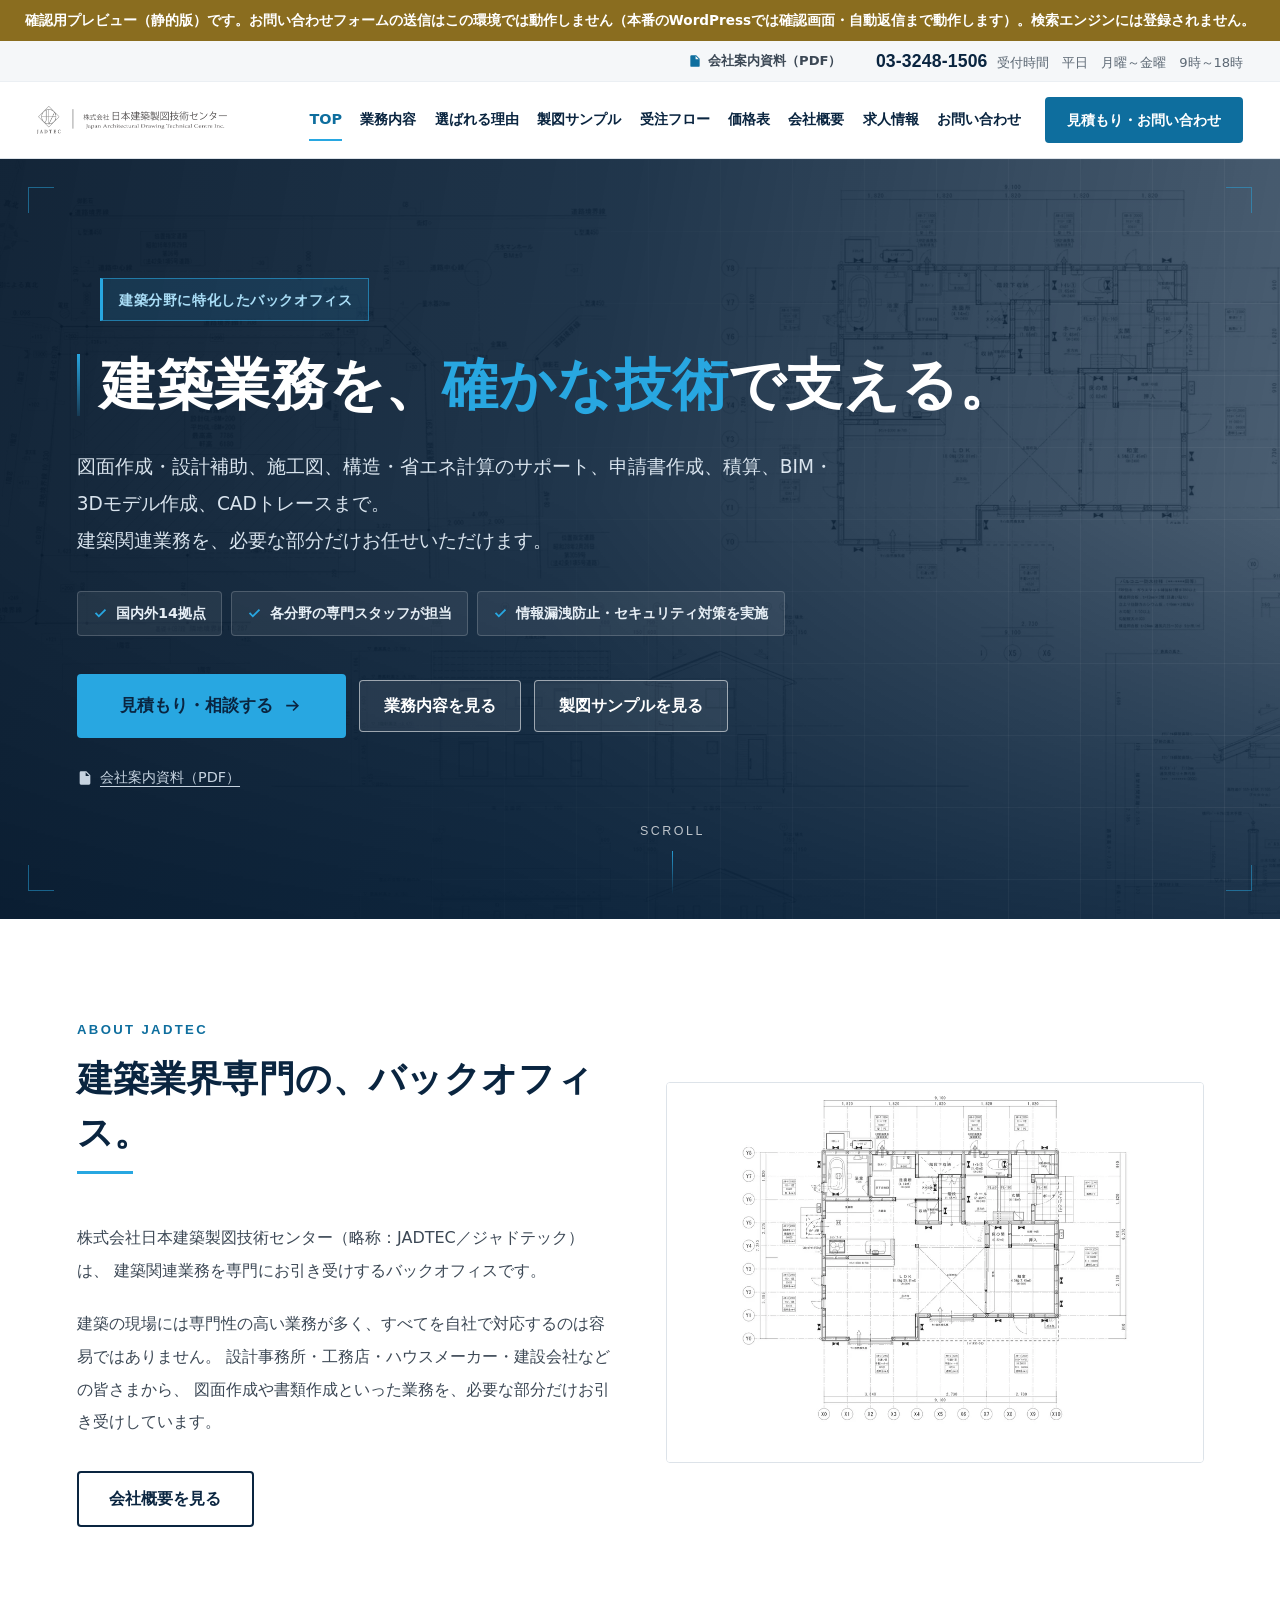
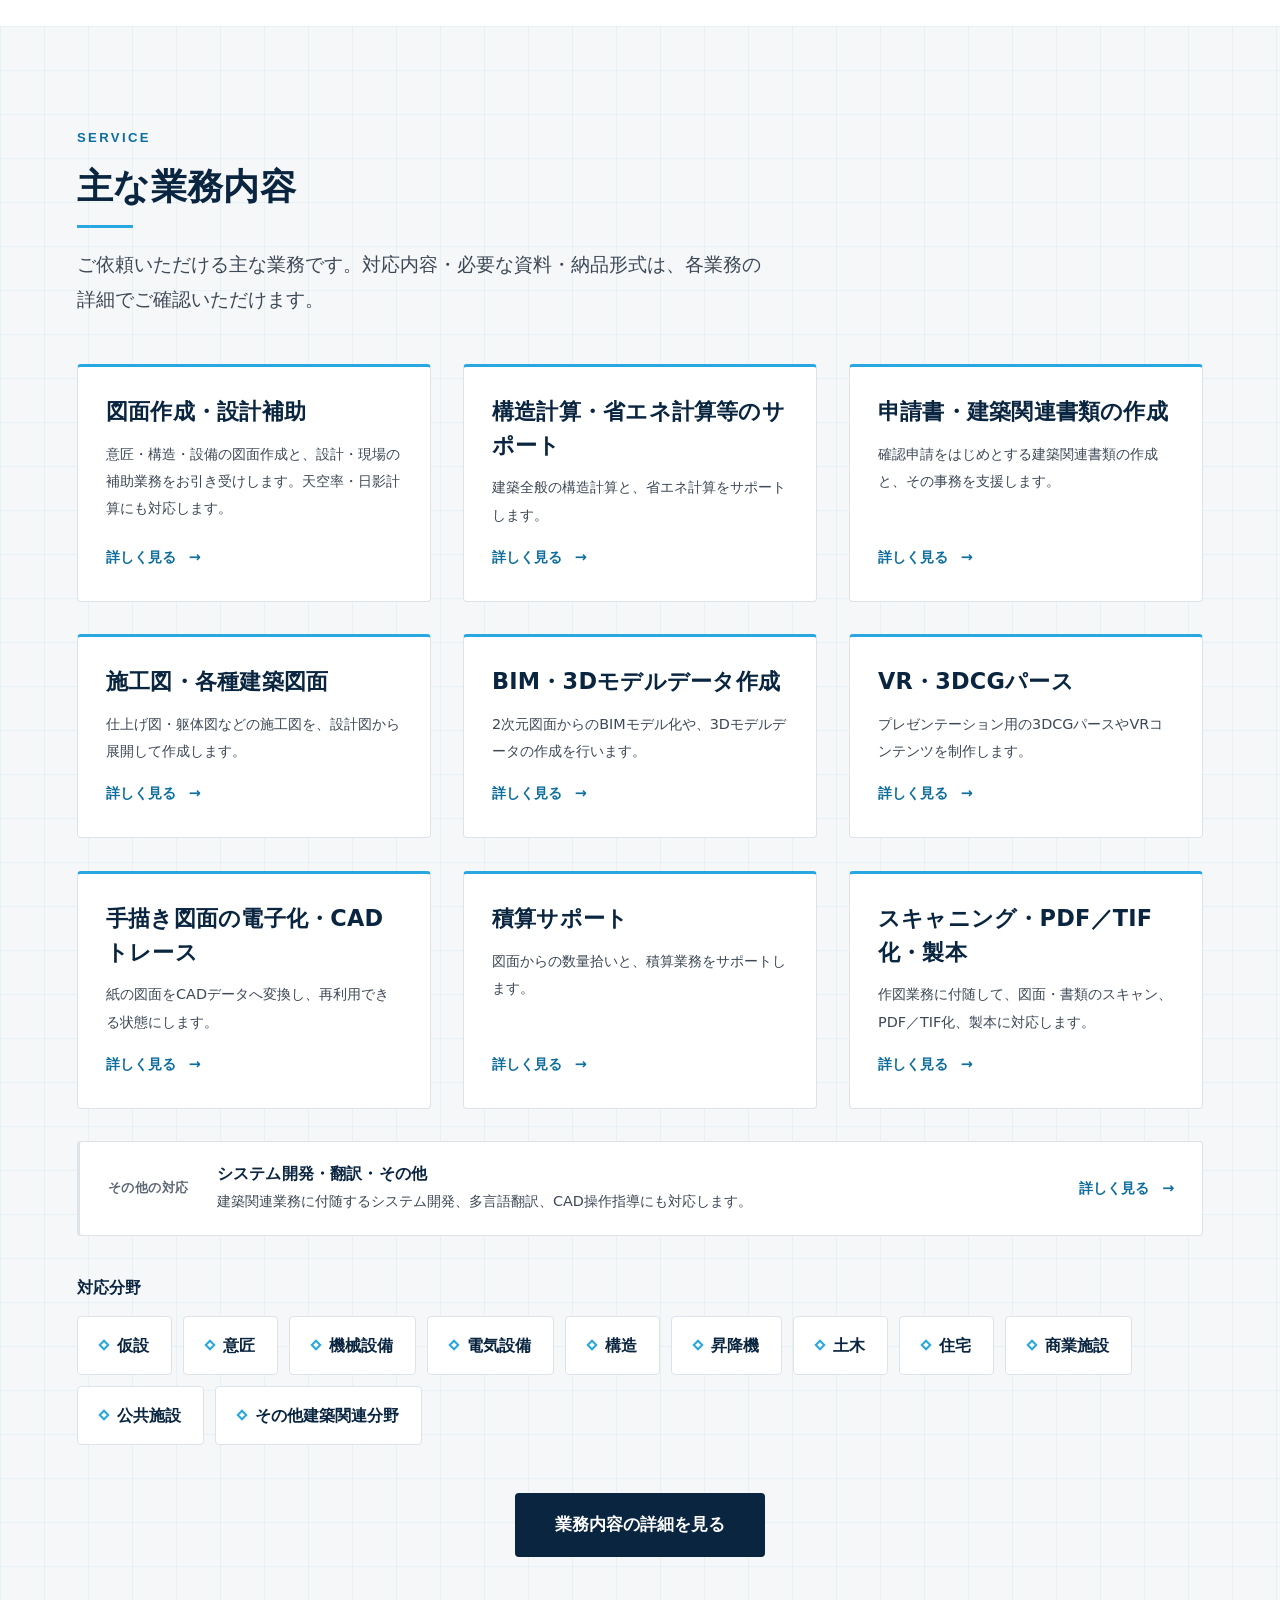
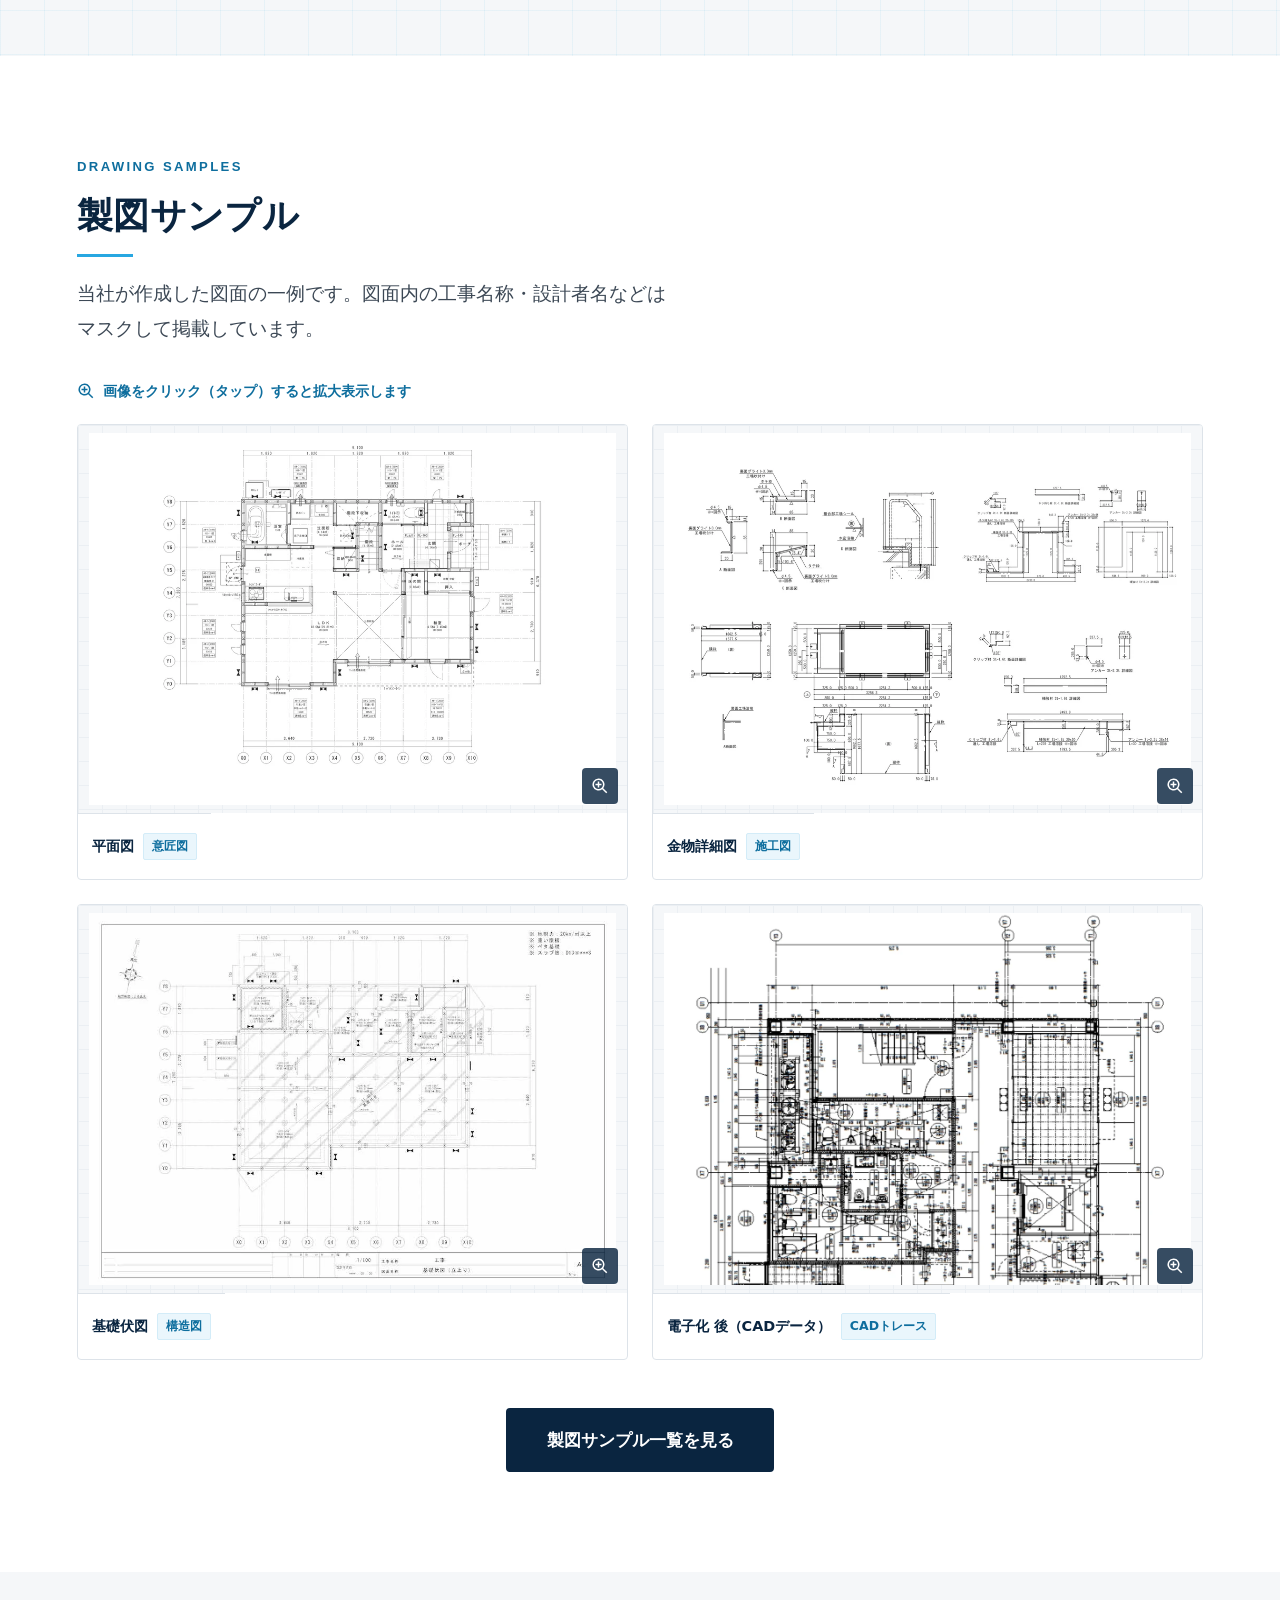
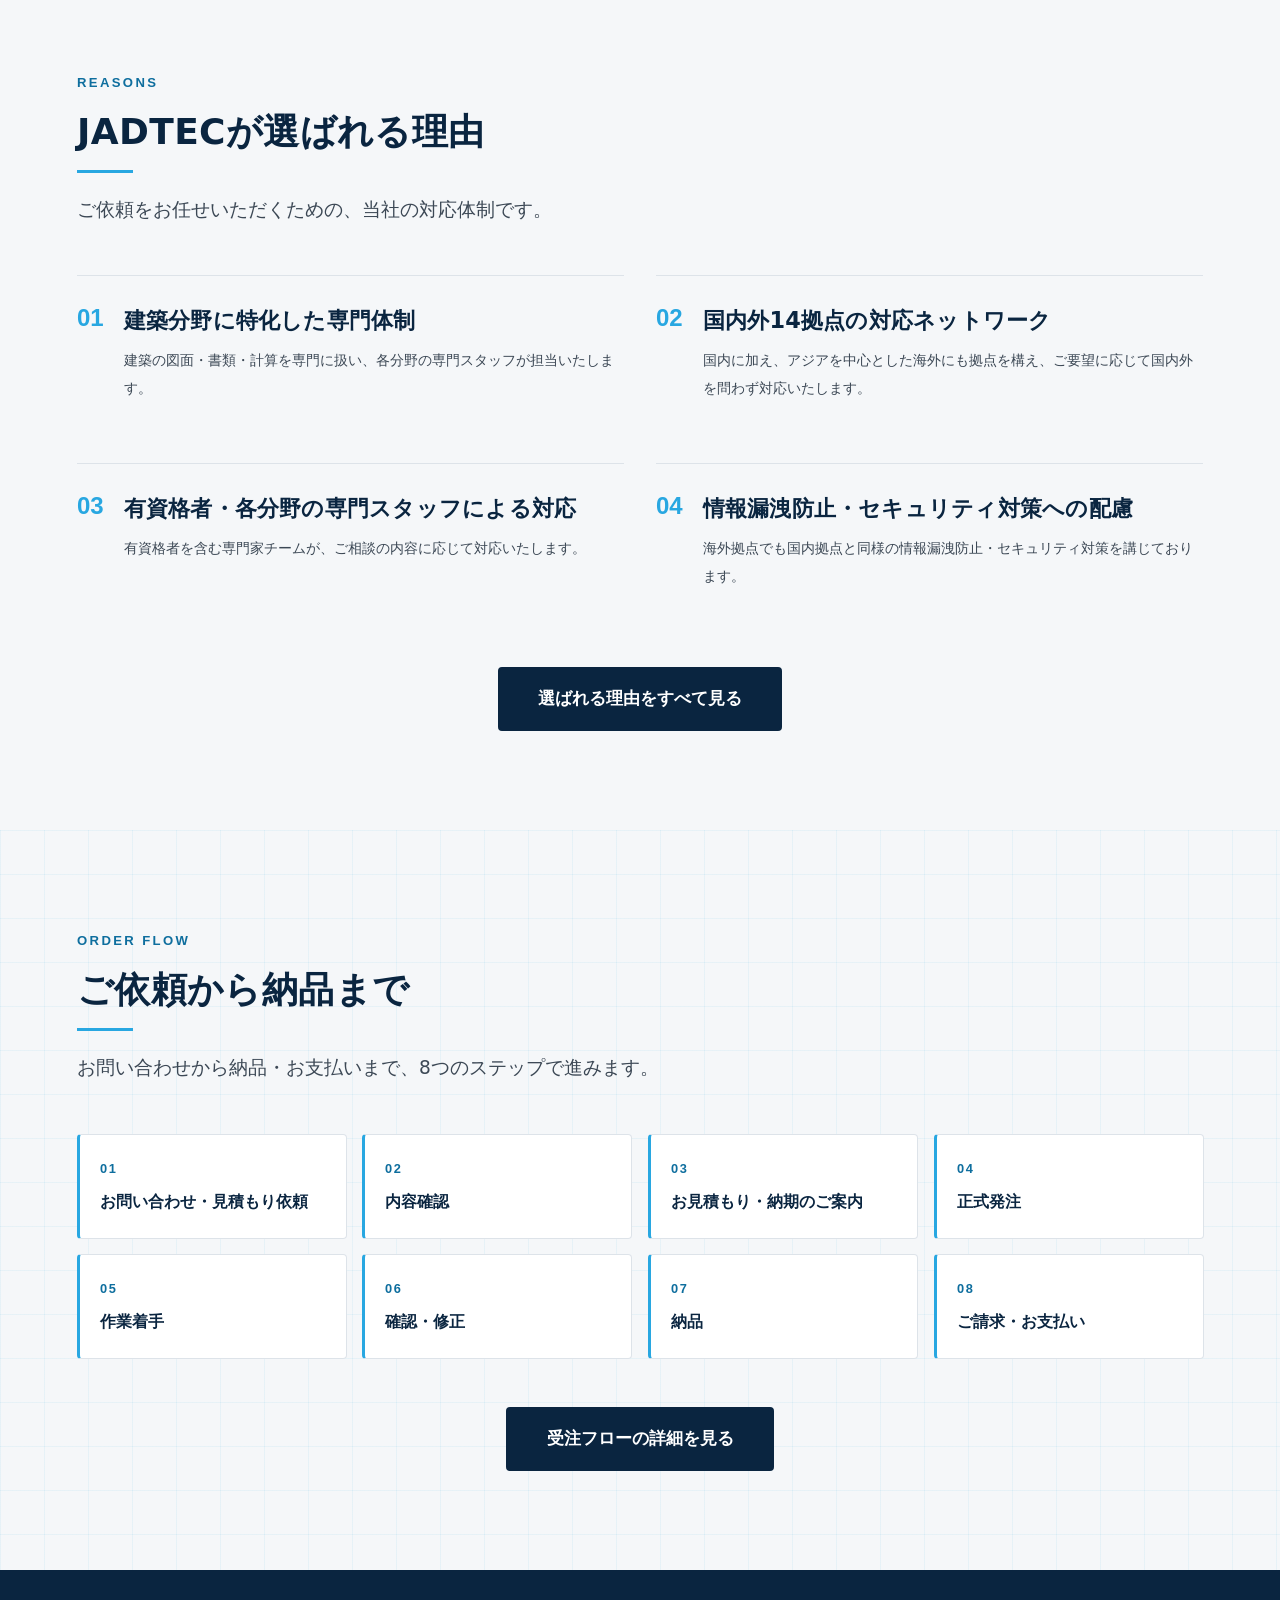
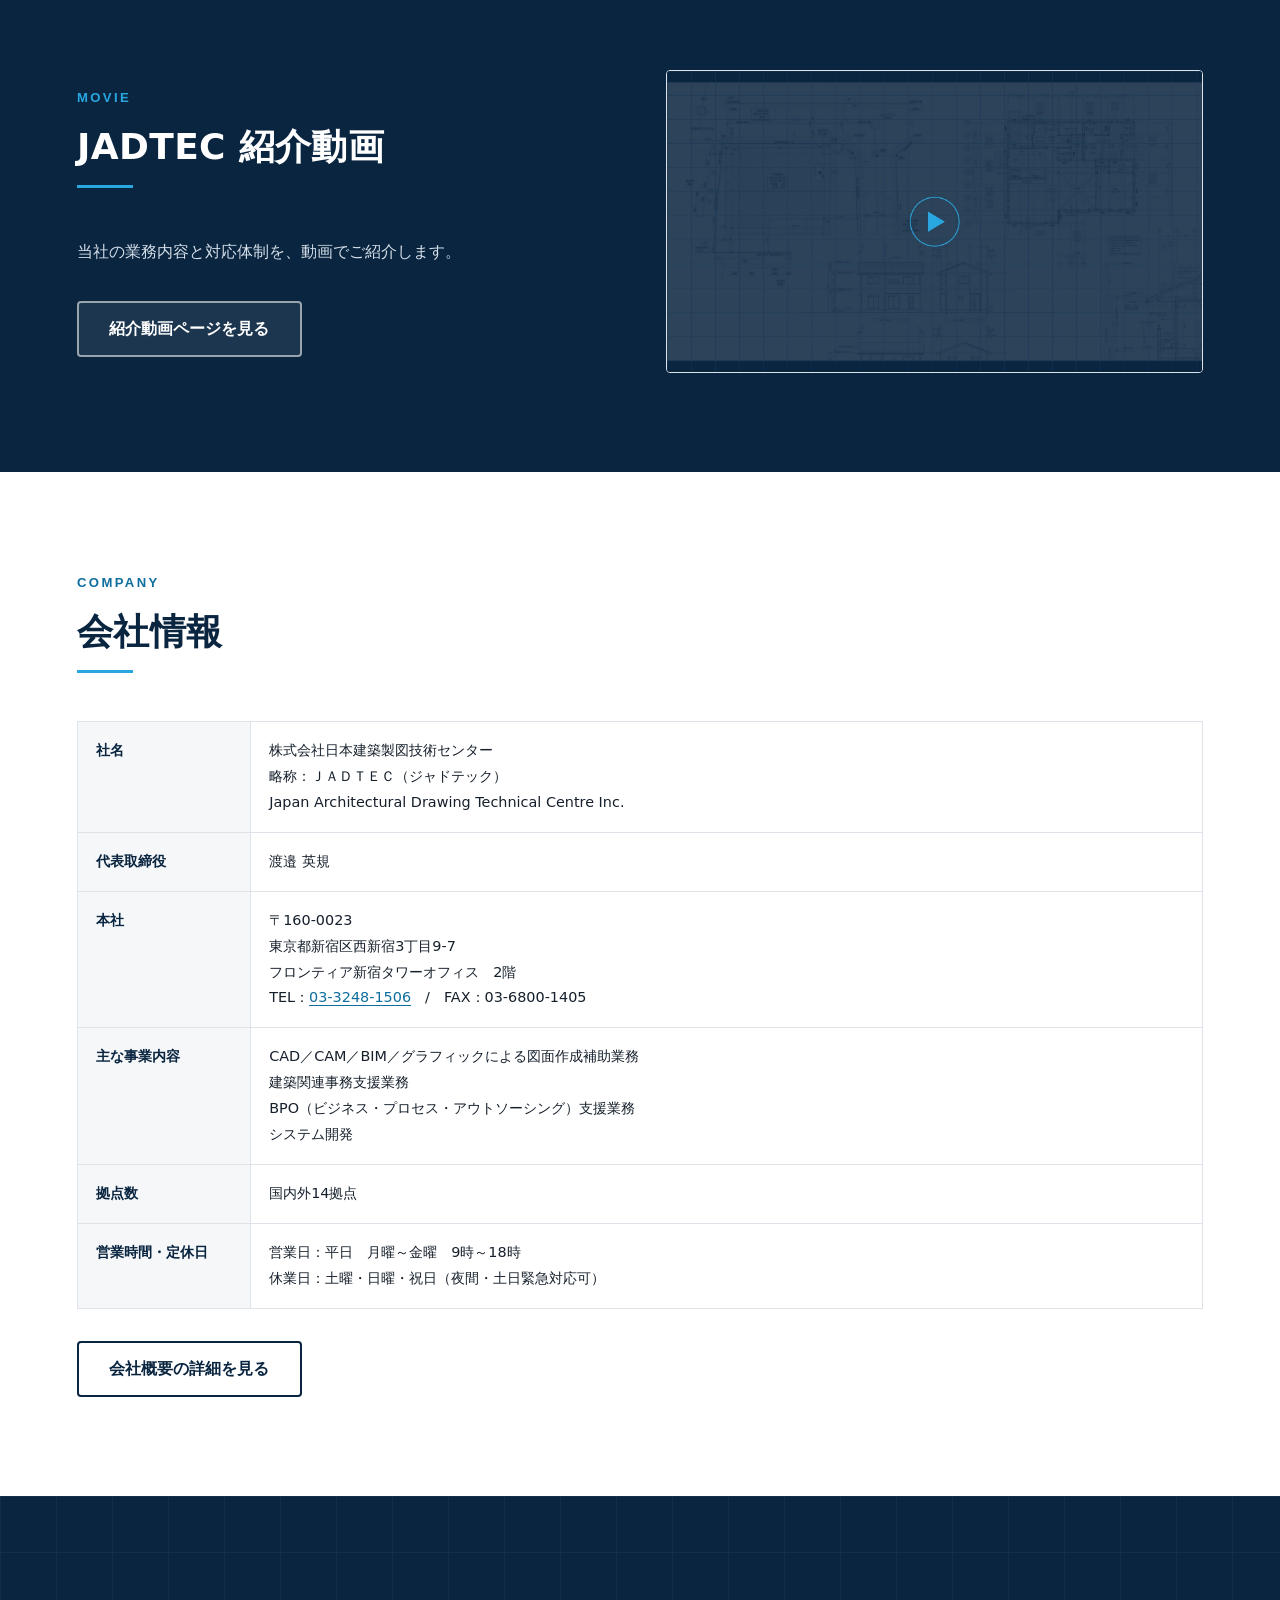
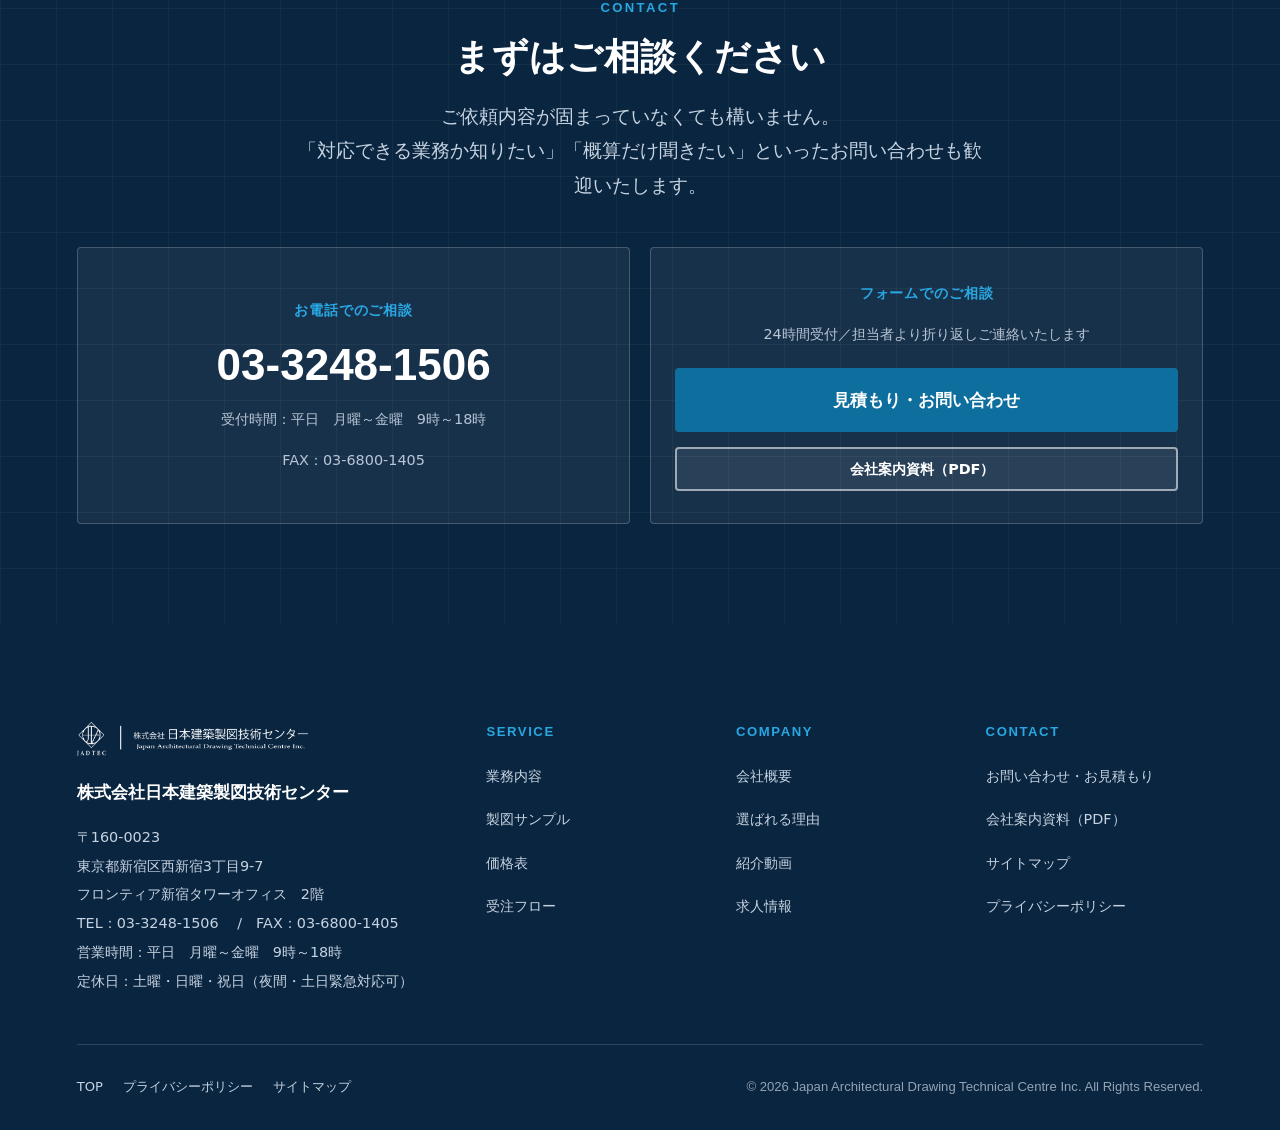
<file: index.html>
<!doctype html>
<html lang="ja">
<head>
	<meta charset="UTF-8">
	<meta name="viewport" content="width=device-width, initial-scale=1">
	<link rel="icon" href="wp-content/themes/jadtec/assets/img/favicon.ico" sizes="any">
	<link rel="icon" type="image/png" href="wp-content/themes/jadtec/assets/img/favicon-32.png" sizes="32x32">
	<link rel="apple-touch-icon" href="wp-content/themes/jadtec/assets/img/favicon-180.png">
	<title>建築図面作成・CADトレース・BIMの外注なら｜株式会社日本建築製図技術センター（JADTEC）</title>
<link rel="stylesheet" href="wp-content/themes/jadtec/assets/css/main.css">
	<meta name="description" content="建築分野に特化したバックオフィスとして、図面作成・設計補助・施工図・構造計算/省エネ計算サポート・申請書作成・積算・BIM/3Dモデル作成・CADトレース・図面の電子化までを支援します。国内外14拠点。東京・新宿の製図会社。">
	<link rel="canonical" href="index.html">

	<meta property="og:type" content="website">
	<meta property="og:site_name" content="株式会社日本建築製図技術センター">
	<meta property="og:title" content="建築図面作成・CADトレース・BIMの外注なら｜株式会社日本建築製図技術センター（JADTEC）">
	<meta property="og:description" content="建築分野に特化したバックオフィスとして、図面作成・設計補助・施工図・構造計算/省エネ計算サポート・申請書作成・積算・BIM/3Dモデル作成・CADトレース・図面の電子化までを支援します。国内外14拠点。東京・新宿の製図会社。">
	<meta property="og:url" content="index.html">
	<meta property="og:image" content="wp-content/themes/jadtec/assets/img/ogp.jpg">
	<meta property="og:locale" content="ja_JP">
	<meta name="twitter:card" content="summary_large_image">
	<meta name="twitter:title" content="建築図面作成・CADトレース・BIMの外注なら｜株式会社日本建築製図技術センター（JADTEC）">
	<meta name="twitter:description" content="建築分野に特化したバックオフィスとして、図面作成・設計補助・施工図・構造計算/省エネ計算サポート・申請書作成・積算・BIM/3Dモデル作成・CADトレース・図面の電子化までを支援します。国内外14拠点。東京・新宿の製図会社。">
	<meta name="twitter:image" content="wp-content/themes/jadtec/assets/img/ogp.jpg">
	<meta name="format-detection" content="telephone=no">
	<meta name="theme-color" content="#0A2540">
	<meta name="robots" content="noindex, nofollow">
	<script>
		/* JSが有効なときだけ、スクロール演出用に要素を隠す。
		   JSが無効・エラーの場合は何も隠れず、内容がそのまま読める（プログレッシブエンハンスメント）。
		   動きを減らす設定の利用者には、CSS側で演出そのものを無効化する。 */
		if (!window.matchMedia('(prefers-reduced-motion: reduce)').matches) {
			document.documentElement.classList.add('js-motion');
		}
	</script>
</head>
<body class="home">
<div style="position:sticky;top:0;z-index:200;background:#8A6D1F;color:#fff;padding:.6rem 1rem;text-align:center;font-size:.85rem;font-weight:700;line-height:1.6">確認用プレビュー（静的版）です。お問い合わせフォームの送信はこの環境では動作しません（本番のWordPressでは確認画面・自動返信まで動作します）。検索エンジンには登録されません。</div>


<a class="skip" href="#main">本文へスキップ</a>

<!-- 読み進み位置のインジケーター（動きを減らす設定では非表示） -->
<div class="progress" aria-hidden="true"></div>

<header class="site-header">
	<!-- 上段：電話・営業時間・資料DL（PCのみ。SPではドロワー内に電話ボタンを出す） -->
	<div class="header__utility">
		<div class="header__utility-inner">
			<a class="header__pdf"
			   href="wp-content/themes/jadtec/assets/doc/jadtec-company-profile.pdf"
			   target="_blank" rel="noopener">
				<svg viewBox="0 0 24 24" aria-hidden="true"><path d="M14 2H6a2 2 0 0 0-2 2v16a2 2 0 0 0 2 2h12a2 2 0 0 0 2-2V8l-6-6zm-1 7V3.5L18.5 9H13z"/></svg>
				会社案内資料（PDF）<span class="visually-hidden">別ウィンドウで開きます</span>
			</a>
			<a class="header__tel" href="tel:0332481506">
				<span class="header__tel-num">03-3248-1506</span>
				<span class="header__tel-hours">受付時間　平日　月曜～金曜　9時～18時</span>
			</a>
		</div>
	</div>

	<!-- 下段：ロゴ・ナビ・お問い合わせボタン -->
	<div class="header__inner">
		<!-- ロゴ → 必ず正式TOP -->
		<a class="brand" href="index.html">
			<img src="wp-content/themes/jadtec/assets/img/jadtec-logo.png"
			     alt="株式会社日本建築製図技術センター（JADTEC／ジャドテック）トップページへ"
			     width="1500" height="221" fetchpriority="high">
		</a>

		<button class="burger" type="button"
		        aria-expanded="false"
		        aria-controls="global-nav"
		        aria-label="メニューを開く">
			<span></span><span></span><span></span>
		</button>

		<div class="header__nav" id="global-nav">
			<nav aria-label="グローバルナビゲーション">
				<ul class="gnav">
																	<li>
							<a href="index.html"
								 aria-current="page">
								TOP							</a>
						</li>
																	<li>
							<a href="service/index.html"
								>
								業務内容							</a>
						</li>
																	<li>
							<a href="reasons/index.html"
								>
								選ばれる理由							</a>
						</li>
																	<li>
							<a href="sample/index.html"
								>
								製図サンプル							</a>
						</li>
																	<li>
							<a href="order-flow/index.html"
								>
								受注フロー							</a>
						</li>
																	<li>
							<a href="price/index.html"
								>
								価格表							</a>
						</li>
																	<li>
							<a href="infomation/index.html"
								>
								会社概要							</a>
						</li>
																	<li>
							<a href="job-information/index.html"
								>
								求人情報							</a>
						</li>
																	<li>
							<a href="contact/index.html"
								>
								お問い合わせ							</a>
						</li>
									</ul>
			</nav>

			<div class="header__cta">
				<!-- SPのドロワー内にも電話とお問い合わせを必ず出す -->
				<a class="header__tel header__tel--drawer" href="tel:0332481506">
					<span class="header__tel-num">03-3248-1506</span>
					<span class="header__tel-hours">受付時間　平日　月曜～金曜　9時～18時</span>
				</a>
				<a class="btn btn--accent" href="contact/index.html">
					見積もり・お問い合わせ
				</a>
			</div>
		</div>
	</div>
</header>

<main id="main">

<!-- ============================================================
     1. ファーストビュー
     背景は当社が実際に作成した図面。文字が読めるようオーバーレイを重ねています。
     ============================================================ -->
<section class="hero">
	<div class="hero__bg">
		<picture>
			<source srcset="wp-content/themes/jadtec/assets/img/hero-drawings.webp" type="image/webp">
			<img src="wp-content/themes/jadtec/assets/img/hero-drawings.jpg"
			     alt="" width="2400" height="1250" fetchpriority="high" decoding="async">
		</picture>
	</div>
	<div class="hero__grid" aria-hidden="true"></div>
	<!-- 製図の見当合わせマーク。精密さの記号として、装飾は最小限に。 -->
	<div class="hero__ticks" aria-hidden="true"><span></span><span></span><span></span><span></span></div>

	<div class="hero__inner wrap">
		<p class="hero__eyebrow">建築分野に特化したバックオフィス</p>

		<h1 class="hero__title">建築業務を、<b>確かな技術</b>で支える。</h1>

		<p class="hero__lead">
			図面作成・設計補助、施工図、構造・省エネ計算のサポート、申請書作成、積算、BIM・3Dモデル作成、CADトレースまで。<br>
			建築関連業務を、必要な部分だけお任せいただけます。
		</p>

		<ul class="hero__facts">
							<li>
					<svg viewBox="0 0 16 16" aria-hidden="true"><path d="M6.2 12.3 2 8.1l1.4-1.4 2.8 2.8 6.4-6.4L14 4.5z"/></svg>
					国内外14拠点				</li>
							<li>
					<svg viewBox="0 0 16 16" aria-hidden="true"><path d="M6.2 12.3 2 8.1l1.4-1.4 2.8 2.8 6.4-6.4L14 4.5z"/></svg>
					各分野の専門スタッフが担当				</li>
							<li>
					<svg viewBox="0 0 16 16" aria-hidden="true"><path d="M6.2 12.3 2 8.1l1.4-1.4 2.8 2.8 6.4-6.4L14 4.5z"/></svg>
					情報漏洩防止・セキュリティ対策を実施				</li>
					</ul>

		<!-- 主ボタンは1つだけ。補助の2つは控えめに、資料PDFはテキストリンクにして競合させない -->
		<div class="hero__btns">
			<a class="btn btn--hero btn--lg" href="contact/index.html">
				見積もり・相談する
				<svg class="btn__ico" viewBox="0 0 24 24" aria-hidden="true"><path d="M13.2 5.3 19.9 12l-6.7 6.7-1.4-1.4 4.3-4.3H4v-2h12.1l-4.3-4.3z"/></svg>
			</a>
			<a class="btn btn--ghost" href="service/index.html">業務内容を見る</a>
			<a class="btn btn--ghost" href="sample/index.html">製図サンプルを見る</a>
		</div>
		<p class="hero__sub">
			<a href="wp-content/themes/jadtec/assets/doc/jadtec-company-profile.pdf"
			   target="_blank" rel="noopener">
				<svg viewBox="0 0 24 24" aria-hidden="true"><path d="M14 2H6a2 2 0 0 0-2 2v16a2 2 0 0 0 2 2h12a2 2 0 0 0 2-2V8l-6-6zm-1 7V3.5L18.5 9H13z"/></svg>
				会社案内資料（PDF）<span class="visually-hidden">別ウィンドウで開きます</span>
			</a>
		</p>
	</div>

	<span class="hero__scroll" aria-hidden="true">Scroll<i></i></span>
</section>

<!-- ============================================================
     2. JADTECについて
     ============================================================ -->
<section class="section">
	<div class="wrap">
		<div class="media">
			<div class="media__body">
				<div class="sec-head">
					<span class="sec-head__en">About JADTEC</span>
					<h2 class="sec-head__ja">建築業界専門の、バックオフィス。</h2>
				</div>
				<p>
					株式会社日本建築製図技術センター（略称：JADTEC／ジャドテック）は、
					建築関連業務を専門にお引き受けするバックオフィスです。
				</p>
				<p>
					建築の現場には専門性の高い業務が多く、すべてを自社で対応するのは容易ではありません。
					設計事務所・工務店・ハウスメーカー・建設会社などの皆さまから、
					図面作成や書類作成といった業務を、必要な部分だけお引き受けしています。
				</p>
				<div class="btn-row" style="margin-top:2rem">
					<a class="btn btn--outline" href="infomation/index.html">会社概要を見る</a>
				</div>
			</div>
			<div class="media__img">
				<picture><source srcset="wp-content/themes/jadtec/assets/img/samples/sample-floor-plan-01.webp" type="image/webp"><img src="wp-content/themes/jadtec/assets/img/samples/sample-floor-plan-01.jpg" alt="JADTECが作成した木造住宅の平面図。CADによる建築図面作成の一例。" class="" loading="lazy" decoding="async" width="1000" height="707"></picture>			</div>
		</div>
	</div>
</section>

<!-- ============================================================
     3. 主な業務内容
     カードは業務名＋1〜2文のみ。対応項目・必要資料・納品形式は業務内容ページで説明する。
     ============================================================ -->
<section class="section section--grid">
	<div class="wrap">
		<div class="sec-head">
			<span class="sec-head__en">Service</span>
			<h2 class="sec-head__ja">主な業務内容</h2>
			<p class="sec-head__lead">
				ご依頼いただける主な業務です。対応内容・必要な資料・納品形式は、各業務の詳細でご確認いただけます。
			</p>
		</div>

		<div class="grid grid--3">
							<article class="card">
					<h3 class="card__title">図面作成・設計補助</h3>
					<p class="card__text">意匠・構造・設備の図面作成と、設計・現場の補助業務をお引き受けします。天空率・日影計算にも対応します。</p>
					<a class="card__more" href="service/index.html#drawing">
						詳しく見る<span class="visually-hidden">：図面作成・設計補助</span>
					</a>
				</article>
							<article class="card">
					<h3 class="card__title">構造計算・省エネ計算等のサポート</h3>
					<p class="card__text">建築全般の構造計算と、省エネ計算をサポートします。</p>
					<a class="card__more" href="service/index.html#calc">
						詳しく見る<span class="visually-hidden">：構造計算・省エネ計算等のサポート</span>
					</a>
				</article>
							<article class="card">
					<h3 class="card__title">申請書・建築関連書類の作成</h3>
					<p class="card__text">確認申請をはじめとする建築関連書類の作成と、その事務を支援します。</p>
					<a class="card__more" href="service/index.html#document">
						詳しく見る<span class="visually-hidden">：申請書・建築関連書類の作成</span>
					</a>
				</article>
							<article class="card">
					<h3 class="card__title">施工図・各種建築図面</h3>
					<p class="card__text">仕上げ図・躯体図などの施工図を、設計図から展開して作成します。</p>
					<a class="card__more" href="service/index.html#construction">
						詳しく見る<span class="visually-hidden">：施工図・各種建築図面</span>
					</a>
				</article>
							<article class="card">
					<h3 class="card__title">BIM・3Dモデルデータ作成</h3>
					<p class="card__text">2次元図面からのBIMモデル化や、3Dモデルデータの作成を行います。</p>
					<a class="card__more" href="service/index.html#bim">
						詳しく見る<span class="visually-hidden">：BIM・3Dモデルデータ作成</span>
					</a>
				</article>
							<article class="card">
					<h3 class="card__title">VR・3DCGパース</h3>
					<p class="card__text">プレゼンテーション用の3DCGパースやVRコンテンツを制作します。</p>
					<a class="card__more" href="service/index.html#cg">
						詳しく見る<span class="visually-hidden">：VR・3DCGパース</span>
					</a>
				</article>
							<article class="card">
					<h3 class="card__title">手描き図面の電子化・CADトレース</h3>
					<p class="card__text">紙の図面をCADデータへ変換し、再利用できる状態にします。</p>
					<a class="card__more" href="service/index.html#trace">
						詳しく見る<span class="visually-hidden">：手描き図面の電子化・CADトレース</span>
					</a>
				</article>
							<article class="card">
					<h3 class="card__title">積算サポート</h3>
					<p class="card__text">図面からの数量拾いと、積算業務をサポートします。</p>
					<a class="card__more" href="service/index.html#estimate">
						詳しく見る<span class="visually-hidden">：積算サポート</span>
					</a>
				</article>
							<article class="card">
					<h3 class="card__title">スキャニング・PDF／TIF化・製本</h3>
					<p class="card__text">作図業務に付随して、図面・書類のスキャン、PDF／TIF化、製本に対応します。</p>
					<a class="card__more" href="service/index.html#scan">
						詳しく見る<span class="visually-hidden">：スキャニング・PDF／TIF化・製本</span>
					</a>
				</article>
					</div>

		<!-- 補足枠：主要業務に付随する対応 -->
		<div class="svc-extra">
			<p class="svc-extra__label">その他の対応</p>
			<div class="svc-extra__body">
				<h3 class="svc-extra__title">システム開発・翻訳・その他</h3>
				<p>建築関連業務に付随するシステム開発、多言語翻訳、CAD操作指導にも対応します。</p>
			</div>
			<a class="card__more" href="service/index.html#system">
				詳しく見る<span class="visually-hidden">：システム開発・翻訳・その他</span>
			</a>
		</div>

		<div class="svc-fields">
			<h3 class="svc-fields__title">対応分野</h3>
			<ul class="fields">
									<li>仮設</li>
									<li>意匠</li>
									<li>機械設備</li>
									<li>電気設備</li>
									<li>構造</li>
									<li>昇降機</li>
									<li>土木</li>
									<li>住宅</li>
									<li>商業施設</li>
									<li>公共施設</li>
									<li>その他建築関連分野</li>
							</ul>
		</div>

		<div class="btn-row btn-row--center" style="margin-top:3rem">
			<a class="btn btn--primary btn--lg" href="service/index.html">業務内容の詳細を見る</a>
		</div>
	</div>
</section>

<!-- ============================================================
     4. 製図サンプル（ご依頼前に成果物を確認できるよう、業務内容の直後に置く）
     ============================================================ -->
<section class="section">
	<div class="wrap">
		<div class="sec-head">
			<span class="sec-head__en">Drawing Samples</span>
			<h2 class="sec-head__ja">製図サンプル</h2>
			<p class="sec-head__lead">
				当社が作成した図面の一例です。図面内の工事名称・設計者名などはマスクして掲載しています。
			</p>
		</div>

		<p class="zoom-hint">
			<svg viewBox="0 0 24 24" aria-hidden="true"><path d="M10 2a8 8 0 0 1 6.3 12.9l5.4 5.4-1.4 1.4-5.4-5.4A8 8 0 1 1 10 2zm0 2a6 6 0 1 0 0 12 6 6 0 0 0 0-12zm1 2v3h3v2h-3v3H9v-3H6V9h3V6z"/></svg>
			画像をクリック（タップ）すると拡大表示します
		</p>

		<ul class="gallery gallery--top">
							<li data-category="design">
	<figure class="shot">
		<button class="shot__btn" type="button"
		        aria-label="平面図を拡大表示"
		        data-full="wp-content/themes/jadtec/assets/img/samples/sample-floor-plan-01.jpg"
		        data-caption="平面図｜意匠図"
		        data-alt="平面図（意匠図）のサンプル図面。木造2階建て住宅の1階平面図。各室の配置と寸法を記載。">
			<span class="shot__frame">
				<picture><source srcset="wp-content/themes/jadtec/assets/img/samples/sample-floor-plan-01.webp" type="image/webp"><img src="wp-content/themes/jadtec/assets/img/samples/sample-floor-plan-01.jpg" alt="平面図（意匠図）のサンプル図面。木造2階建て住宅の1階平面図。各室の配置と寸法を記載。" class="" loading="lazy" decoding="async" width="1000" height="707"></picture>				<span class="shot__zoom" aria-hidden="true">
					<svg viewBox="0 0 24 24"><path d="M10 2a8 8 0 0 1 6.3 12.9l5.4 5.4-1.4 1.4-5.4-5.4A8 8 0 1 1 10 2zm0 2a6 6 0 1 0 0 12 6 6 0 0 0 0-12zm1 2v3h3v2h-3v3H9v-3H6V9h3V6z"/></svg>
				</span>
			</span>
			<figcaption class="shot__cap">
				<span>平面図</span>
									<span class="shot__tag">意匠図</span>
							</figcaption>
		</button>
	</figure>
</li>
							<li data-category="construction">
	<figure class="shot">
		<button class="shot__btn" type="button"
		        aria-label="金物詳細図を拡大表示"
		        data-full="wp-content/themes/jadtec/assets/img/samples/sample-metal-detail-01.jpg"
		        data-caption="金物詳細図｜施工図"
		        data-alt="金物詳細図（施工図）のサンプル図面。鋼製金物の製作詳細図。板厚・溶接・アンカーの納まりを記載。">
			<span class="shot__frame">
				<picture><source srcset="wp-content/themes/jadtec/assets/img/samples/sample-metal-detail-01.webp" type="image/webp"><img src="wp-content/themes/jadtec/assets/img/samples/sample-metal-detail-01.jpg" alt="金物詳細図（施工図）のサンプル図面。鋼製金物の製作詳細図。板厚・溶接・アンカーの納まりを記載。" class="" loading="lazy" decoding="async" width="1000" height="707"></picture>				<span class="shot__zoom" aria-hidden="true">
					<svg viewBox="0 0 24 24"><path d="M10 2a8 8 0 0 1 6.3 12.9l5.4 5.4-1.4 1.4-5.4-5.4A8 8 0 1 1 10 2zm0 2a6 6 0 1 0 0 12 6 6 0 0 0 0-12zm1 2v3h3v2h-3v3H9v-3H6V9h3V6z"/></svg>
				</span>
			</span>
			<figcaption class="shot__cap">
				<span>金物詳細図</span>
									<span class="shot__tag">施工図</span>
							</figcaption>
		</button>
	</figure>
</li>
							<li data-category="structure">
	<figure class="shot">
		<button class="shot__btn" type="button"
		        aria-label="基礎伏図を拡大表示"
		        data-full="wp-content/themes/jadtec/assets/img/samples/sample-foundation-plan-01.jpg"
		        data-caption="基礎伏図｜構造図"
		        data-alt="基礎伏図（構造図）のサンプル図面。ベタ基礎の伏図。地耐力・スラブ筋の仕様を記載。">
			<span class="shot__frame">
				<picture><source srcset="wp-content/themes/jadtec/assets/img/samples/sample-foundation-plan-01.webp" type="image/webp"><img src="wp-content/themes/jadtec/assets/img/samples/sample-foundation-plan-01.jpg" alt="基礎伏図（構造図）のサンプル図面。ベタ基礎の伏図。地耐力・スラブ筋の仕様を記載。" class="" loading="lazy" decoding="async" width="1000" height="707"></picture>				<span class="shot__zoom" aria-hidden="true">
					<svg viewBox="0 0 24 24"><path d="M10 2a8 8 0 0 1 6.3 12.9l5.4 5.4-1.4 1.4-5.4-5.4A8 8 0 1 1 10 2zm0 2a6 6 0 1 0 0 12 6 6 0 0 0 0-12zm1 2v3h3v2h-3v3H9v-3H6V9h3V6z"/></svg>
				</span>
			</span>
			<figcaption class="shot__cap">
				<span>基礎伏図</span>
									<span class="shot__tag">構造図</span>
							</figcaption>
		</button>
	</figure>
</li>
							<li data-category="trace">
	<figure class="shot">
		<button class="shot__btn" type="button"
		        aria-label="電子化 後（CADデータ）を拡大表示"
		        data-full="wp-content/themes/jadtec/assets/img/samples/sample-trace-after-01.jpg"
		        data-caption="電子化 後（CADデータ）｜CADトレース"
		        data-alt="電子化 後（CADデータ）（CADトレース）のサンプル図面。CADトレース後の図面。手描き図面をDWG・DXF・JWWなどのCADデータへ変換した状態。">
			<span class="shot__frame">
				<picture><source srcset="wp-content/themes/jadtec/assets/img/samples/sample-trace-after-01.webp" type="image/webp"><img src="wp-content/themes/jadtec/assets/img/samples/sample-trace-after-01.jpg" alt="電子化 後（CADデータ）（CADトレース）のサンプル図面。CADトレース後の図面。手描き図面をDWG・DXF・JWWなどのCADデータへ変換した状態。" class="" loading="lazy" decoding="async" width="1200" height="849"></picture>				<span class="shot__zoom" aria-hidden="true">
					<svg viewBox="0 0 24 24"><path d="M10 2a8 8 0 0 1 6.3 12.9l5.4 5.4-1.4 1.4-5.4-5.4A8 8 0 1 1 10 2zm0 2a6 6 0 1 0 0 12 6 6 0 0 0 0-12zm1 2v3h3v2h-3v3H9v-3H6V9h3V6z"/></svg>
				</span>
			</span>
			<figcaption class="shot__cap">
				<span>電子化 後（CADデータ）</span>
									<span class="shot__tag">CADトレース</span>
							</figcaption>
		</button>
	</figure>
</li>
					</ul>

		<div class="btn-row btn-row--center" style="margin-top:3rem">
			<a class="btn btn--primary btn--lg" href="sample/index.html">製図サンプル一覧を見る</a>
		</div>
	</div>
</section>

<!-- ============================================================
     5. JADTECが選ばれる理由（TOPは4項目。全項目は選ばれる理由ページ）
     ============================================================ -->
<section class="section section--alt">
	<div class="wrap">
		<div class="sec-head">
			<span class="sec-head__en">Reasons</span>
			<h2 class="sec-head__ja">JADTECが選ばれる理由</h2>
			<p class="sec-head__lead">ご依頼をお任せいただくための、当社の対応体制です。</p>
		</div>

		<div class="grid grid--2">
							<div class="reason">
					<div class="reason__no">01</div>
					<div>
						<h3 class="reason__title">建築分野に特化した専門体制</h3>
						<p class="reason__text">建築の図面・書類・計算を専門に扱い、各分野の専門スタッフが担当いたします。</p>
					</div>
				</div>
							<div class="reason">
					<div class="reason__no">02</div>
					<div>
						<h3 class="reason__title">国内外14拠点の対応ネットワーク</h3>
						<p class="reason__text">国内に加え、アジアを中心とした海外にも拠点を構え、ご要望に応じて国内外を問わず対応いたします。</p>
					</div>
				</div>
							<div class="reason">
					<div class="reason__no">03</div>
					<div>
						<h3 class="reason__title">有資格者・各分野の専門スタッフによる対応</h3>
						<p class="reason__text">有資格者を含む専門家チームが、ご相談の内容に応じて対応いたします。</p>
					</div>
				</div>
							<div class="reason">
					<div class="reason__no">04</div>
					<div>
						<h3 class="reason__title">情報漏洩防止・セキュリティ対策への配慮</h3>
						<p class="reason__text">海外拠点でも国内拠点と同様の情報漏洩防止・セキュリティ対策を講じております。</p>
					</div>
				</div>
					</div>

		<div class="btn-row btn-row--center" style="margin-top:3rem">
			<a class="btn btn--primary btn--lg" href="reasons/index.html">選ばれる理由をすべて見る</a>
		</div>
	</div>
</section>

<!-- ============================================================
     6. ご依頼から納品まで
     ============================================================ -->
<section class="section section--grid">
	<div class="wrap">
		<div class="sec-head">
			<span class="sec-head__en">Order Flow</span>
			<h2 class="sec-head__ja">ご依頼から納品まで</h2>
			<p class="sec-head__lead">お問い合わせから納品・お支払いまで、8つのステップで進みます。</p>
		</div>

		<ol class="steps">
							<li>
					<span class="steps__no">01</span>
					<span class="steps__title">お問い合わせ・見積もり依頼</span>
				</li>
							<li>
					<span class="steps__no">02</span>
					<span class="steps__title">内容確認</span>
				</li>
							<li>
					<span class="steps__no">03</span>
					<span class="steps__title">お見積もり・納期のご案内</span>
				</li>
							<li>
					<span class="steps__no">04</span>
					<span class="steps__title">正式発注</span>
				</li>
							<li>
					<span class="steps__no">05</span>
					<span class="steps__title">作業着手</span>
				</li>
							<li>
					<span class="steps__no">06</span>
					<span class="steps__title">確認・修正</span>
				</li>
							<li>
					<span class="steps__no">07</span>
					<span class="steps__title">納品</span>
				</li>
							<li>
					<span class="steps__no">08</span>
					<span class="steps__title">ご請求・お支払い</span>
				</li>
					</ol>

		<div class="btn-row btn-row--center" style="margin-top:3rem">
			<a class="btn btn--primary btn--lg" href="order-flow/index.html">受注フローの詳細を見る</a>
		</div>
	</div>
</section>

<!-- ============================================================
     7. 紹介動画
     ============================================================ -->
<section class="section section--navy">
	<div class="wrap">
		<div class="media">
			<div class="media__body">
				<div class="sec-head">
					<span class="sec-head__en">Movie</span>
					<h2 class="sec-head__ja">JADTEC 紹介動画</h2>
				</div>
				<p>
					当社の業務内容と対応体制を、動画でご紹介します。
				</p>
				<div class="btn-row" style="margin-top:2rem">
					<a class="btn btn--ghost" href="movie001/index.html">紹介動画ページを見る</a>
				</div>
			</div>

			<div class="video-frame">
				<!-- 自動再生はしません。クリックで初めて動画を読み込みます（表示速度・アクセシビリティへの配慮）。 -->
				<button type="button" data-video-play
				        style="display:block;width:100%;padding:0;border:0;background:none;cursor:pointer">
					<img src="wp-content/themes/jadtec/assets/img/video-poster.jpg"
					     alt="JADTEC紹介動画を再生する" width="1600" height="900" loading="lazy" decoding="async">
				</button>
				<video hidden preload="none"
				       poster="wp-content/themes/jadtec/assets/img/video-poster.jpg"
				       playsinline>
					<source src="wp-content/themes/jadtec/assets/video/jadtec-intro.mp4" type="video/mp4">
					お使いのブラウザーは動画の再生に対応していません。
				</video>
			</div>
		</div>
	</div>
</section>

<!-- ============================================================
     8. 会社情報
     ============================================================ -->
<section class="section">
	<div class="wrap">
		<div class="sec-head">
			<span class="sec-head__en">Company</span>
			<h2 class="sec-head__ja">会社情報</h2>
		</div>

		<div class="table-scroll">
			<table class="tbl tbl--rows">
				<caption class="visually-hidden">株式会社日本建築製図技術センターの会社情報</caption>
				<tbody>
					<tr>
						<th scope="row">社名</th>
						<td>
							株式会社日本建築製図技術センター<br>
							略称：ＪＡＤＴＥＣ（ジャドテック）<br>
							Japan Architectural Drawing Technical Centre Inc.						</td>
					</tr>
					<tr>
						<th scope="row">代表取締役</th>
						<td>渡邉 英規</td>
					</tr>
					<tr>
						<th scope="row">本社</th>
						<td>
							〒160-0023<br>
							東京都新宿区西新宿3丁目9-7<br>
							フロンティア新宿タワーオフィス　2階<br>
							TEL：<a href="tel:0332481506" class="">03-3248-1506</a>　/　FAX：03-6800-1405						</td>
					</tr>
					<tr>
						<th scope="row">主な事業内容</th>
						<td>
															CAD／CAM／BIM／グラフィックによる図面作成補助業務<br>
															建築関連事務支援業務<br>
															BPO（ビジネス・プロセス・アウトソーシング）支援業務<br>
															システム開発<br>
													</td>
					</tr>
					<tr>
						<th scope="row">拠点数</th>
						<td>国内外14拠点</td>
					</tr>
					<tr>
						<th scope="row">営業時間・定休日</th>
						<td>
							営業日：平日　月曜～金曜　9時～18時<br>
							休業日：土曜・日曜・祝日（夜間・土日緊急対応可）						</td>
					</tr>
				</tbody>
			</table>
		</div>

		<div class="btn-row" style="margin-top:2rem">
			<a class="btn btn--outline" href="infomation/index.html">会社概要の詳細を見る</a>
		</div>
	</div>
</section>

<!-- ============================================================
     9. お問い合わせ導線
     ============================================================ -->
<section class="cta">
	<div class="wrap">
		<div class="sec-head sec-head--center" style="margin-bottom:0">
			<span class="sec-head__en">Contact</span>
			<h2 class="cta__title">まずはご相談ください</h2>
			<p class="cta__lead">
				ご依頼内容が固まっていなくても構いません。<br>
				「対応できる業務か知りたい」「概算だけ聞きたい」といったお問い合わせも歓迎いたします。
			</p>
		</div>

		<div class="cta__grid">
			<div class="cta__box">
				<span class="cta__label">お電話でのご相談</span>
				<a class="cta__tel" href="tel:0332481506">
					03-3248-1506				</a>
				<span class="cta__hours">受付時間：平日　月曜～金曜　9時～18時</span>
				<span class="cta__hours">FAX：03-6800-1405</span>
			</div>

			<div class="cta__box">
				<span class="cta__label">フォームでのご相談</span>
				<p class="cta__hours" style="margin-bottom:.4rem">24時間受付／担当者より折り返しご連絡いたします</p>
				<a class="btn btn--accent btn--lg btn--block" href="contact/index.html">
					見積もり・お問い合わせ
				</a>
				<a class="btn btn--ghost btn--sm btn--block"
				   href="wp-content/themes/jadtec/assets/doc/jadtec-company-profile.pdf"
				   target="_blank" rel="noopener">
					会社案内資料（PDF）<span class="visually-hidden">別ウィンドウで開きます</span>
				</a>
			</div>
		</div>
	</div>
</section>
<div class="lightbox" id="lightbox" role="dialog" aria-modal="true" aria-label="図面の拡大表示">
	<button class="lightbox__close" type="button" aria-label="拡大表示を閉じる">&times;</button>
	<button class="lightbox__nav lightbox__nav--prev" type="button" aria-label="前の図面">&#8249;</button>
	<button class="lightbox__nav lightbox__nav--next" type="button" aria-label="次の図面">&#8250;</button>
	<div>
		<!-- src は空にしない。空の src はブラウザが「ページ自身」を画像として
		     読み込もうとし、無駄なリクエストと画像エラーを起こすため。
		     拡大表示を開いた時点で JS が src を設定する。 -->
		<img alt="" hidden>
		<p class="lightbox__cap"></p>
		<!-- スマホで線を細部まで確認したい場合に、画像単体で開いてピンチ拡大できるようにする -->
		<p style="text-align:center"><a class="lightbox__open" href="#" target="_blank" rel="noopener">画像だけを別タブで開く<span class="visually-hidden">（別ウィンドウで開きます）</span></a></p>
	</div>
</div>

</main><!-- /#main -->

<footer class="site-footer">
	<div class="wrap">
		<div class="footer__top">
			<div>
				<img class="footer__logo"
				     src="wp-content/themes/jadtec/assets/img/jadtec-logo.png"
				     alt="" width="1500" height="221" loading="lazy" decoding="async">
				<p class="footer__name">株式会社日本建築製図技術センター</p>
				<address class="footer__info">
					〒160-0023<br>
					東京都新宿区西新宿3丁目9-7<br>
					フロンティア新宿タワーオフィス　2階<br>
					TEL：<a href="tel:0332481506">03-3248-1506</a>
					　/　FAX：03-6800-1405<br>
					営業時間：平日　月曜～金曜　9時～18時<br>
					定休日：土曜・日曜・祝日（夜間・土日緊急対応可）				</address>
			</div>

			<div class="footer__nav">
				<div>
					<h2>Service</h2>
					<ul>
						<li><a href="service/index.html">業務内容</a></li>
						<li><a href="sample/index.html">製図サンプル</a></li>
						<li><a href="price/index.html">価格表</a></li>
						<li><a href="order-flow/index.html">受注フロー</a></li>
					</ul>
				</div>
				<div>
					<h2>Company</h2>
					<ul>
						<li><a href="infomation/index.html">会社概要</a></li>
						<li><a href="reasons/index.html">選ばれる理由</a></li>
						<li><a href="movie001/index.html">紹介動画</a></li>
						<li><a href="job-information/index.html">求人情報</a></li>
					</ul>
				</div>
				<div>
					<h2>Contact</h2>
					<ul>
						<li><a href="contact/index.html">お問い合わせ・お見積もり</a></li>
						<li>
							<a href="wp-content/themes/jadtec/assets/doc/jadtec-company-profile.pdf"
							   target="_blank" rel="noopener">
								会社案内資料（PDF）
							</a>
						</li>
						<li><a href="sitemap/index.html">サイトマップ</a></li>
						<li><a href="privacy-policy/index.html">プライバシーポリシー</a></li>
					</ul>
				</div>
			</div>
		</div>

		<div class="footer__bottom">
			<ul class="footer__legal">
				<li><a href="index.html">TOP</a></li>
				<li><a href="privacy-policy/index.html">プライバシーポリシー</a></li>
				<li><a href="sitemap/index.html">サイトマップ</a></li>
			</ul>
			<p class="footer__copy">
				&copy; 2026 Japan Architectural Drawing Technical Centre Inc. All Rights Reserved.
			</p>
		</div>
	</div>
</footer>

<!-- スマートフォン用の固定アクションバー（本文を隠さないよう body に下余白を確保済み） -->
<div class="mobile-bar">
	<a class="btn btn--outline" href="tel:0332481506">
		<svg class="btn__ico" viewBox="0 0 24 24" aria-hidden="true"><path d="M6.6 10.8c1.4 2.8 3.8 5.1 6.6 6.6l2.2-2.2c.3-.3.7-.4 1-.2 1.2.4 2.4.6 3.6.6.6 0 1 .4 1 1V20c0 .6-.4 1-1 1C10.6 21 3 13.4 3 4c0-.6.4-1 1-1h3.5c.6 0 1 .4 1 1 0 1.3.2 2.5.6 3.6.1.4 0 .8-.2 1l-2.3 2.2z"/></svg>
		電話する
	</a>
	<a class="btn btn--accent" href="contact/index.html">
		<svg class="btn__ico" viewBox="0 0 24 24" aria-hidden="true"><path d="M20 4H4a2 2 0 0 0-2 2v12a2 2 0 0 0 2 2h16a2 2 0 0 0 2-2V6a2 2 0 0 0-2-2zm0 4-8 5-8-5V6l8 5 8-5v2z"/></svg>
		お問い合わせ
	</a>
</div>

<script src="wp-content/themes/jadtec/assets/js/main.js"></script>

<script type="application/ld+json">
{
    "@context": "https://schema.org",
    "@graph": [
        {
            "@type": "Organization",
            "@id": "#organization/index.html",
            "name": "株式会社日本建築製図技術センター",
            "alternateName": "JADTEC",
            "legalName": "Japan Architectural Drawing Technical Centre Inc.",
            "url": "index.html",
            "logo": "wp-content/themes/jadtec/assets/img/jadtec-logo.png",
            "telephone": "03-3248-1506",
            "faxNumber": "03-6800-1405",
            "email": "info@jadtec.co.jp",
            "address": {
                "@type": "PostalAddress",
                "addressCountry": "JP",
                "postalCode": "160-0023",
                "addressRegion": "東京都",
                "addressLocality": "新宿区",
                "streetAddress": "東京都新宿区西新宿3丁目9-7 フロンティア新宿タワーオフィス　2階"
            },
            "contactPoint": {
                "@type": "ContactPoint",
                "contactType": "sales",
                "telephone": "+81-3-3248-1506",
                "email": "info@jadtec.co.jp",
                "areaServed": "JP",
                "availableLanguage": [
                    "Japanese"
                ]
            }
        },
        {
            "@type": "WebSite",
            "@id": "#website/index.html",
            "url": "index.html",
            "name": "株式会社日本建築製図技術センター",
            "publisher": {
                "@id": "#organization/index.html"
            },
            "inLanguage": "ja"
        }
    ]
}
</script>
</body>
</html>
</file>
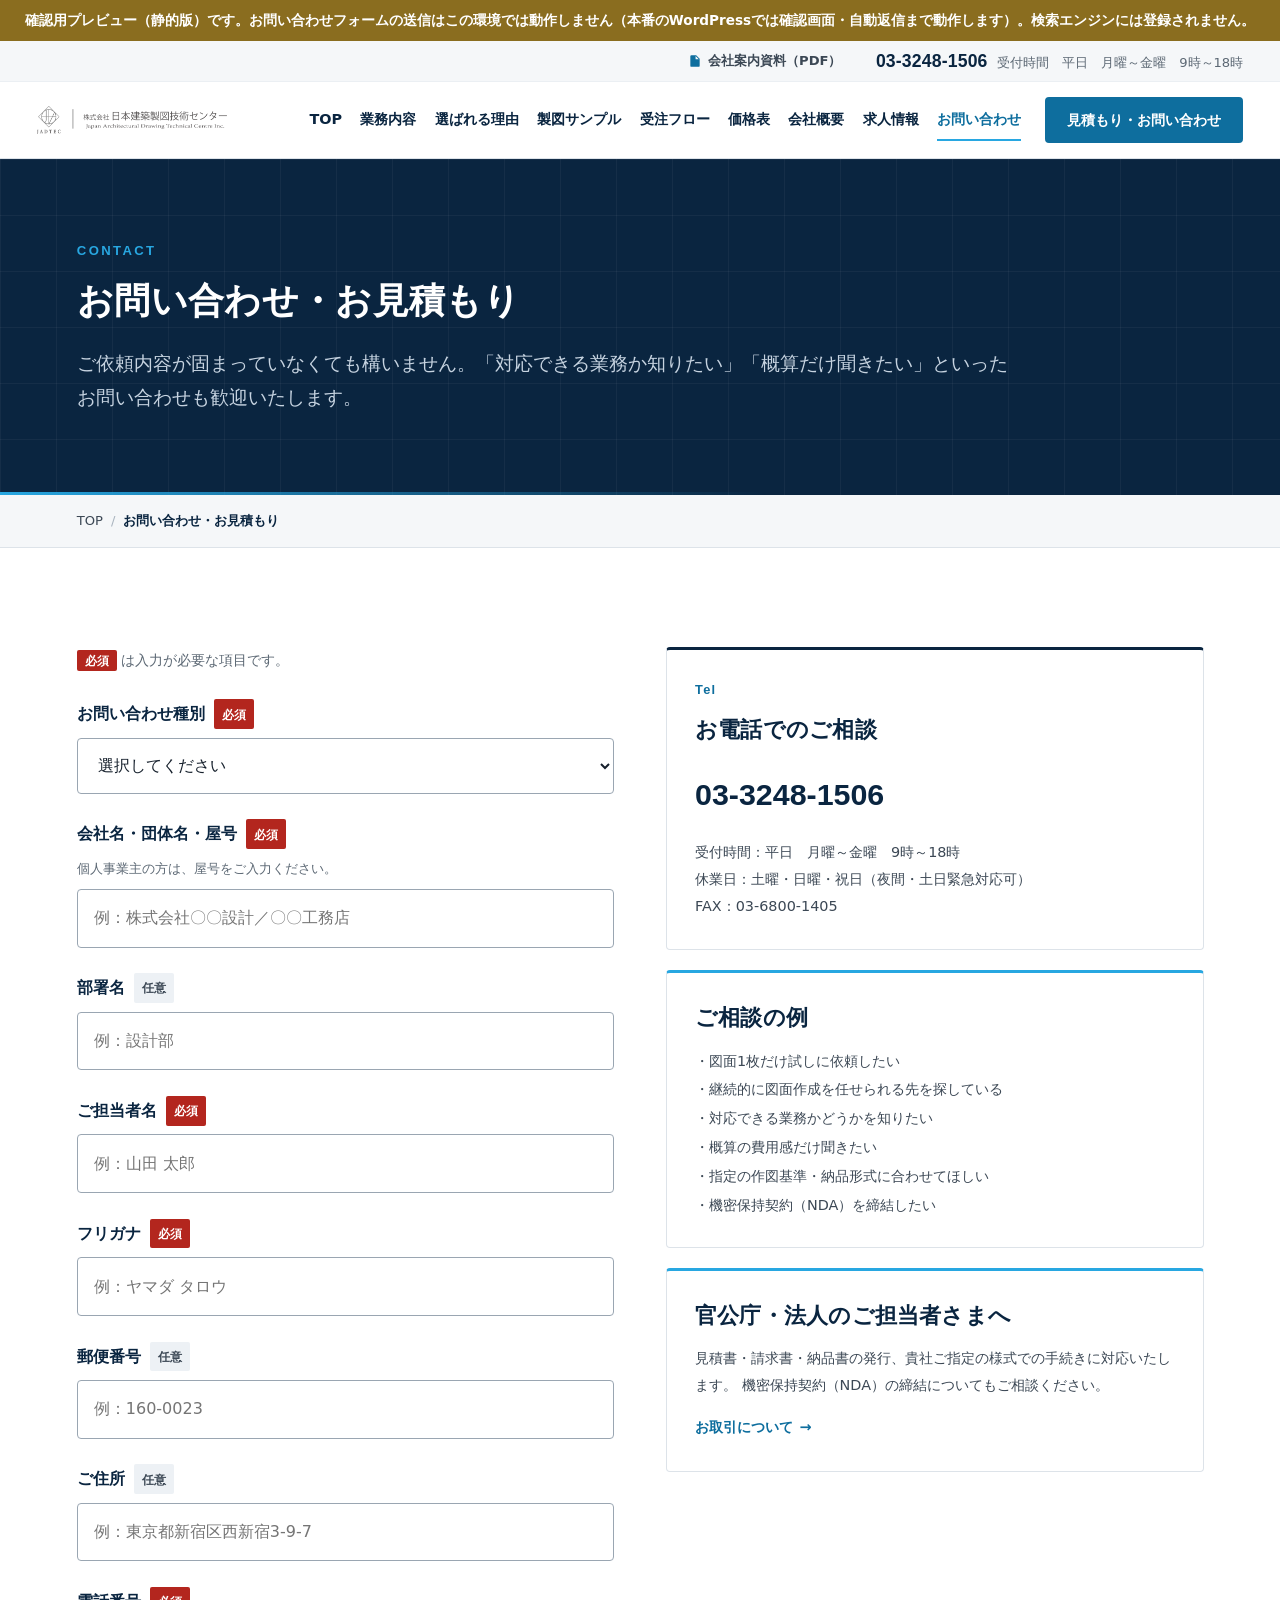
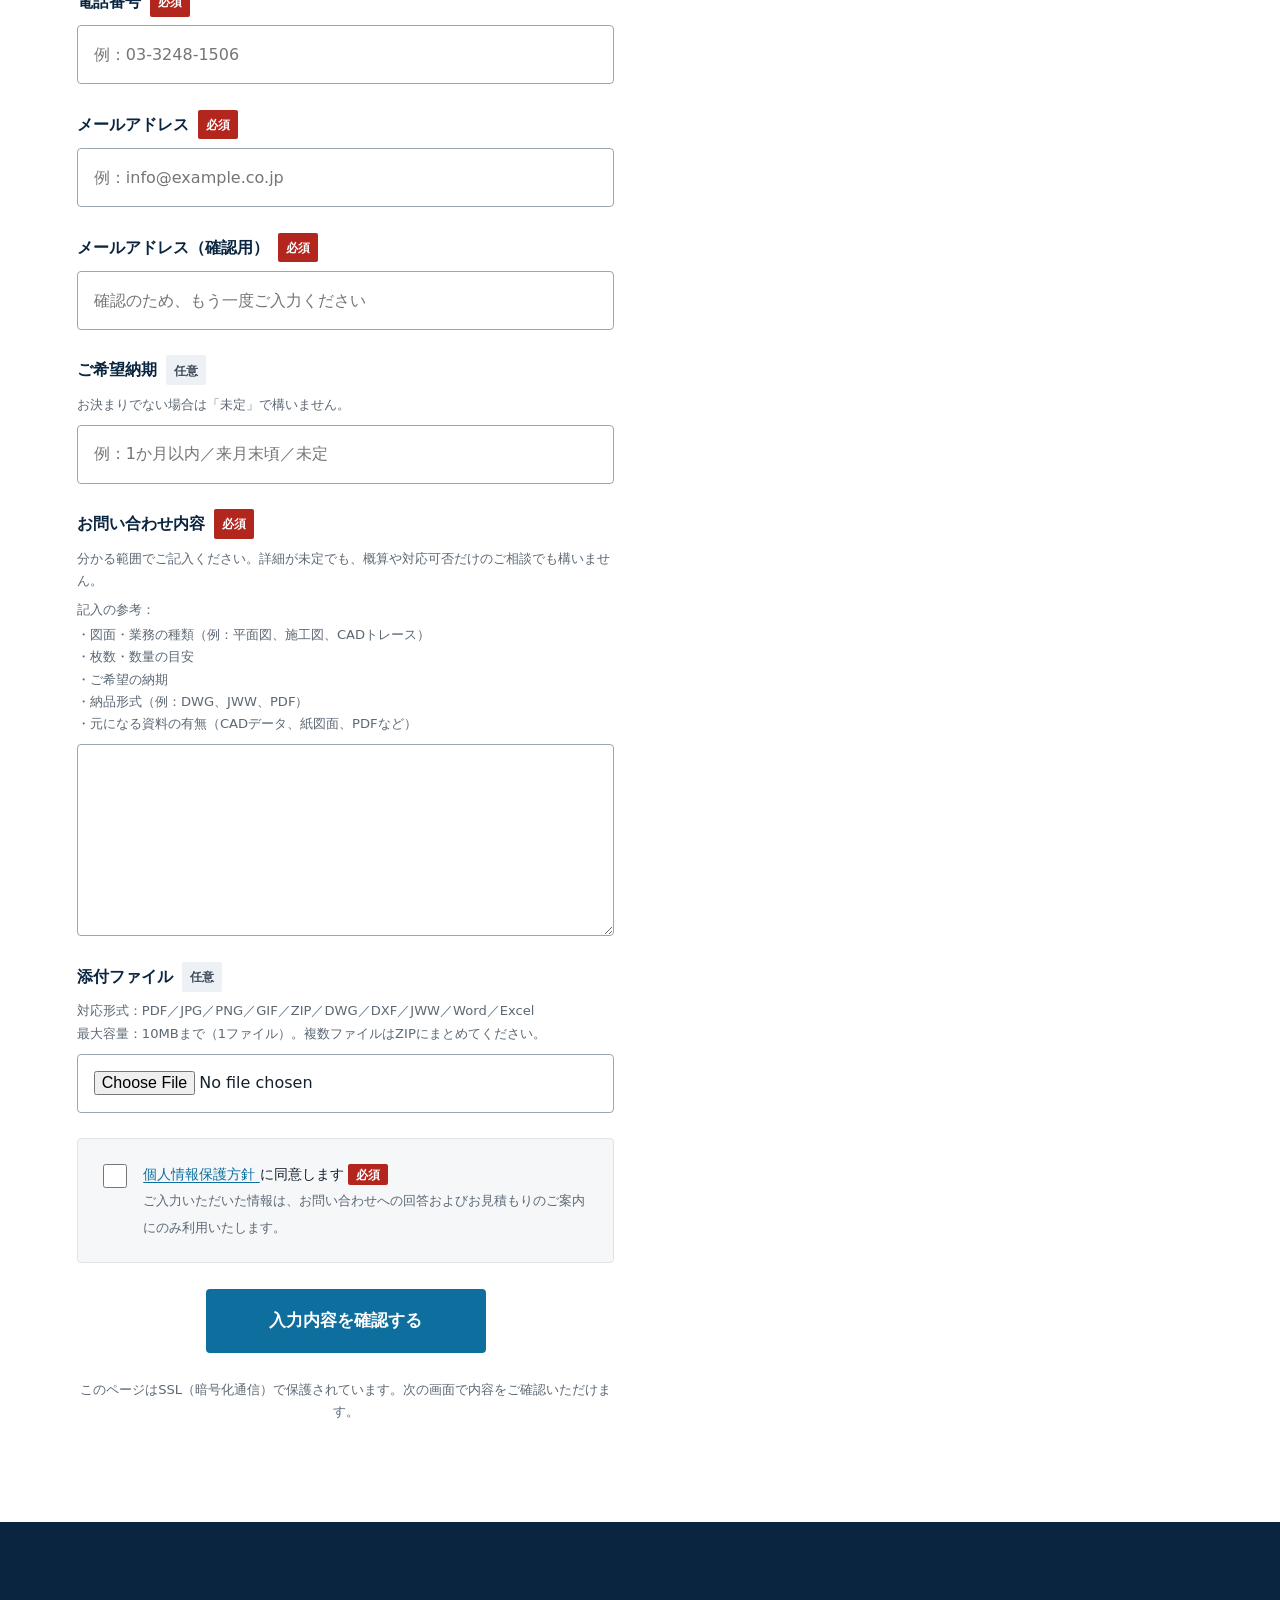
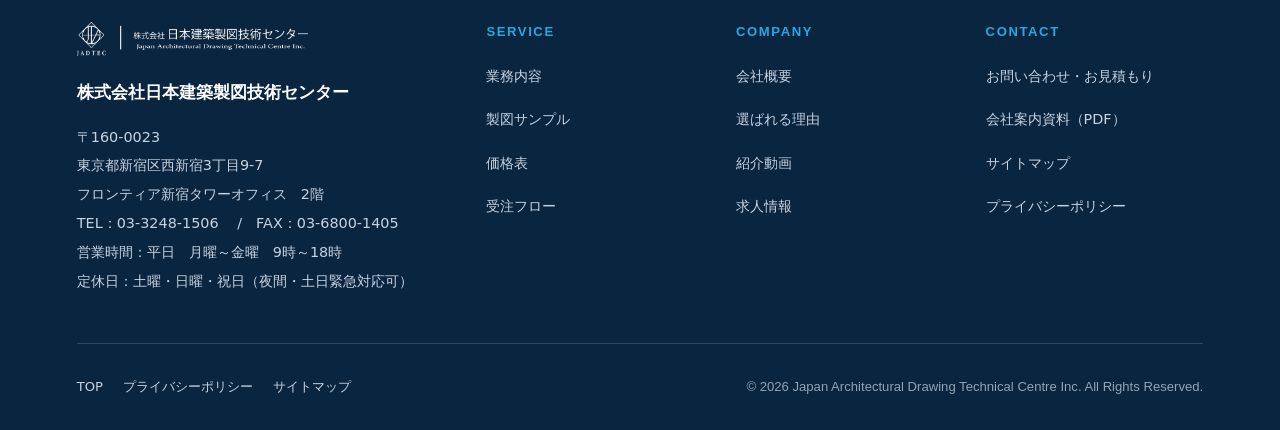
<file: contact/index.html>
<!doctype html>
<html lang="ja">
<head>
	<meta charset="UTF-8">
	<meta name="viewport" content="width=device-width, initial-scale=1">
	<link rel="icon" href="../wp-content/themes/jadtec/assets/img/favicon.ico" sizes="any">
	<link rel="icon" type="image/png" href="../wp-content/themes/jadtec/assets/img/favicon-32.png" sizes="32x32">
	<link rel="apple-touch-icon" href="../wp-content/themes/jadtec/assets/img/favicon-180.png">
	<title>お問い合わせ・お見積もり依頼｜JADTEC</title>
<link rel="stylesheet" href="../wp-content/themes/jadtec/assets/css/main.css">
	<meta name="description" content="建築図面の作成、CADトレース、施工図、積算、BIM・3D、申請書作成などのご相談・お見積もり依頼はこちらから。図面1枚からのご依頼、継続的な業務支援のご相談も承ります。">
	<link rel="canonical" href="../contact/index.html">

	<meta property="og:type" content="article">
	<meta property="og:site_name" content="株式会社日本建築製図技術センター">
	<meta property="og:title" content="お問い合わせ・お見積もり依頼｜JADTEC">
	<meta property="og:description" content="建築図面の作成、CADトレース、施工図、積算、BIM・3D、申請書作成などのご相談・お見積もり依頼はこちらから。図面1枚からのご依頼、継続的な業務支援のご相談も承ります。">
	<meta property="og:url" content="../contact/index.html">
	<meta property="og:image" content="../wp-content/themes/jadtec/assets/img/ogp.jpg">
	<meta property="og:locale" content="ja_JP">
	<meta name="twitter:card" content="summary_large_image">
	<meta name="twitter:title" content="お問い合わせ・お見積もり依頼｜JADTEC">
	<meta name="twitter:description" content="建築図面の作成、CADトレース、施工図、積算、BIM・3D、申請書作成などのご相談・お見積もり依頼はこちらから。図面1枚からのご依頼、継続的な業務支援のご相談も承ります。">
	<meta name="twitter:image" content="../wp-content/themes/jadtec/assets/img/ogp.jpg">
	<meta name="format-detection" content="telephone=no">
	<meta name="theme-color" content="#0A2540">
	<meta name="robots" content="noindex, nofollow">
	<script>
		/* JSが有効なときだけ、スクロール演出用に要素を隠す。
		   JSが無効・エラーの場合は何も隠れず、内容がそのまま読める（プログレッシブエンハンスメント）。
		   動きを減らす設定の利用者には、CSS側で演出そのものを無効化する。 */
		if (!window.matchMedia('(prefers-reduced-motion: reduce)').matches) {
			document.documentElement.classList.add('js-motion');
		}
	</script>
</head>
<body class="page page-contact">
<div style="position:sticky;top:0;z-index:200;background:#8A6D1F;color:#fff;padding:.6rem 1rem;text-align:center;font-size:.85rem;font-weight:700;line-height:1.6">確認用プレビュー（静的版）です。お問い合わせフォームの送信はこの環境では動作しません（本番のWordPressでは確認画面・自動返信まで動作します）。検索エンジンには登録されません。</div>


<a class="skip" href="#main">本文へスキップ</a>

<!-- 読み進み位置のインジケーター（動きを減らす設定では非表示） -->
<div class="progress" aria-hidden="true"></div>

<header class="site-header">
	<!-- 上段：電話・営業時間・資料DL（PCのみ。SPではドロワー内に電話ボタンを出す） -->
	<div class="header__utility">
		<div class="header__utility-inner">
			<a class="header__pdf"
			   href="../wp-content/themes/jadtec/assets/doc/jadtec-company-profile.pdf"
			   target="_blank" rel="noopener">
				<svg viewBox="0 0 24 24" aria-hidden="true"><path d="M14 2H6a2 2 0 0 0-2 2v16a2 2 0 0 0 2 2h12a2 2 0 0 0 2-2V8l-6-6zm-1 7V3.5L18.5 9H13z"/></svg>
				会社案内資料（PDF）<span class="visually-hidden">別ウィンドウで開きます</span>
			</a>
			<a class="header__tel" href="tel:0332481506">
				<span class="header__tel-num">03-3248-1506</span>
				<span class="header__tel-hours">受付時間　平日　月曜～金曜　9時～18時</span>
			</a>
		</div>
	</div>

	<!-- 下段：ロゴ・ナビ・お問い合わせボタン -->
	<div class="header__inner">
		<!-- ロゴ → 必ず正式TOP -->
		<a class="brand" href="../index.html">
			<img src="../wp-content/themes/jadtec/assets/img/jadtec-logo.png"
			     alt="株式会社日本建築製図技術センター（JADTEC／ジャドテック）トップページへ"
			     width="1500" height="221" fetchpriority="high">
		</a>

		<button class="burger" type="button"
		        aria-expanded="false"
		        aria-controls="global-nav"
		        aria-label="メニューを開く">
			<span></span><span></span><span></span>
		</button>

		<div class="header__nav" id="global-nav">
			<nav aria-label="グローバルナビゲーション">
				<ul class="gnav">
																	<li>
							<a href="../index.html"
								>
								TOP							</a>
						</li>
																	<li>
							<a href="../service/index.html"
								>
								業務内容							</a>
						</li>
																	<li>
							<a href="../reasons/index.html"
								>
								選ばれる理由							</a>
						</li>
																	<li>
							<a href="../sample/index.html"
								>
								製図サンプル							</a>
						</li>
																	<li>
							<a href="../order-flow/index.html"
								>
								受注フロー							</a>
						</li>
																	<li>
							<a href="../price/index.html"
								>
								価格表							</a>
						</li>
																	<li>
							<a href="../infomation/index.html"
								>
								会社概要							</a>
						</li>
																	<li>
							<a href="../job-information/index.html"
								>
								求人情報							</a>
						</li>
																	<li>
							<a href="../contact/index.html"
								 aria-current="page">
								お問い合わせ							</a>
						</li>
									</ul>
			</nav>

			<div class="header__cta">
				<!-- SPのドロワー内にも電話とお問い合わせを必ず出す -->
				<a class="header__tel header__tel--drawer" href="tel:0332481506">
					<span class="header__tel-num">03-3248-1506</span>
					<span class="header__tel-hours">受付時間　平日　月曜～金曜　9時～18時</span>
				</a>
				<a class="btn btn--accent" href="../contact/index.html">
					見積もり・お問い合わせ
				</a>
			</div>
		</div>
	</div>
</header>

<main id="main">

<div class="page-head">
	<div class="wrap">
		<span class="page-head__en">Contact</span>
		<h1 class="page-head__ja">お問い合わせ・お見積もり</h1>
								<p class="page-head__lead">ご依頼内容が固まっていなくても構いません。「対応できる業務か知りたい」「概算だけ聞きたい」といった<br>
お問い合わせも歓迎いたします。</p>
			</div>
</div>

	<nav class="crumbs" aria-label="パンくずリスト">
		<div class="wrap">
			<ol>
				<li><a href="../index.html">TOP</a></li>
				<li><span aria-current="page">お問い合わせ・お見積もり</span></li>
			</ol>
		</div>
	</nav>
	
<section class="section">
	<div class="wrap">

		
			<!-- ============ 入力画面 ============ -->
			<div class="grid grid--2" style="align-items:start;gap:clamp(2rem,4vw,4rem)">

				<div>
					
					<form class="form" method="post" enctype="multipart/form-data" data-once onsubmit="alert('確認用プレビューのため送信は無効です。本番環境では確認画面へ進めます。');return false;"
					      style="margin-top:0">
						<input type="hidden" name="jadtec_nonce" value="preview">						<input type="hidden" name="jadtec_action_step" value="confirm">
						<input type="hidden" name="jadtec_started_at" value="1792803905">
						<input type="hidden" name="jadtec_file_token" value="">

						<!-- ハニーポット（人には見えない。botが埋めたら弾く） -->
						<div class="hp" aria-hidden="true">
							<label for="jadtec_website">website（入力しないでください）</label>
							<input type="text" id="jadtec_website" name="jadtec_website" tabindex="-1" autocomplete="off">
						</div>

						<p style="font-size:var(--fs-sm);color:var(--ink-3)">
							<span class="req">必須</span> は入力が必要な項目です。
						</p>

						<!-- お問い合わせ種別（プルダウン） -->
						<div class="field" id="field-inquiry_type">
							<label class="field__label" for="jadtec_inquiry_type">
								お問い合わせ種別 <span class="req">必須</span>
							</label>
														<select class="select" id="jadtec_inquiry_type" name="jadtec_inquiry_type" required
								>
								<option value="">選択してください</option>
																	<option value="図面作成" >
										図面作成									</option>
																	<option value="施工図" >
										施工図									</option>
																	<option value="CADトレース" >
										CADトレース									</option>
																	<option value="CG・パース" >
										CG・パース									</option>
																	<option value="BIM・3D" >
										BIM・3D									</option>
																	<option value="積算" >
										積算									</option>
																	<option value="構造・省エネ計算サポート" >
										構造・省エネ計算サポート									</option>
																	<option value="申請書・書類作成" >
										申請書・書類作成									</option>
																	<option value="製本" >
										製本									</option>
																	<option value="電子化・スキャニング" >
										電子化・スキャニング									</option>
																	<option value="システム開発" >
										システム開発									</option>
																	<option value="翻訳" >
										翻訳									</option>
																	<option value="その他" >
										その他									</option>
															</select>
						</div>

													<div class="field" id="field-company">
								<label class="field__label" for="jadtec_company">
									会社名・団体名・屋号																			<span class="req">必須</span>
																	</label>
																	<p class="field__hint" id="hint-company">個人事業主の方は、屋号をご入力ください。</p>
																								<input class="input"
								       type="text"
								       id="jadtec_company"
								       name="jadtec_company"
								       value=""
								       placeholder="例：株式会社〇〇設計／〇〇工務店"
								       autocomplete="organization"								       required								       >
							</div>
													<div class="field" id="field-department">
								<label class="field__label" for="jadtec_department">
									部署名																			<span class="opt">任意</span>
																	</label>
																								<input class="input"
								       type="text"
								       id="jadtec_department"
								       name="jadtec_department"
								       value=""
								       placeholder="例：設計部"
								       autocomplete="organization-title"								       								       >
							</div>
													<div class="field" id="field-name">
								<label class="field__label" for="jadtec_name">
									ご担当者名																			<span class="req">必須</span>
																	</label>
																								<input class="input"
								       type="text"
								       id="jadtec_name"
								       name="jadtec_name"
								       value=""
								       placeholder="例：山田 太郎"
								       autocomplete="name"								       required								       >
							</div>
													<div class="field" id="field-kana">
								<label class="field__label" for="jadtec_kana">
									フリガナ																			<span class="req">必須</span>
																	</label>
																								<input class="input"
								       type="text"
								       id="jadtec_kana"
								       name="jadtec_kana"
								       value=""
								       placeholder="例：ヤマダ タロウ"
								       								       required								       >
							</div>
													<div class="field" id="field-zip">
								<label class="field__label" for="jadtec_zip">
									郵便番号																			<span class="opt">任意</span>
																	</label>
																								<input class="input"
								       type="text"
								       id="jadtec_zip"
								       name="jadtec_zip"
								       value=""
								       placeholder="例：160-0023"
								       autocomplete="postal-code"								       								       >
							</div>
													<div class="field" id="field-address">
								<label class="field__label" for="jadtec_address">
									ご住所																			<span class="opt">任意</span>
																	</label>
																								<input class="input"
								       type="text"
								       id="jadtec_address"
								       name="jadtec_address"
								       value=""
								       placeholder="例：東京都新宿区西新宿3-9-7"
								       autocomplete="street-address"								       								       >
							</div>
													<div class="field" id="field-tel">
								<label class="field__label" for="jadtec_tel">
									電話番号																			<span class="req">必須</span>
																	</label>
																								<input class="input"
								       type="tel"
								       id="jadtec_tel"
								       name="jadtec_tel"
								       value=""
								       placeholder="例：03-3248-1506"
								       autocomplete="tel"								       required								       >
							</div>
													<div class="field" id="field-email">
								<label class="field__label" for="jadtec_email">
									メールアドレス																			<span class="req">必須</span>
																	</label>
																								<input class="input"
								       type="email"
								       id="jadtec_email"
								       name="jadtec_email"
								       value=""
								       placeholder="例：info@example.co.jp"
								       autocomplete="email"								       required								       >
							</div>
													<div class="field" id="field-email_confirm">
								<label class="field__label" for="jadtec_email_confirm">
									メールアドレス（確認用）																			<span class="req">必須</span>
																	</label>
																								<input class="input"
								       type="email"
								       id="jadtec_email_confirm"
								       name="jadtec_email_confirm"
								       value=""
								       placeholder="確認のため、もう一度ご入力ください"
								       autocomplete="email"								       required								       >
							</div>
													<div class="field" id="field-deadline">
								<label class="field__label" for="jadtec_deadline">
									ご希望納期																			<span class="opt">任意</span>
																	</label>
																	<p class="field__hint" id="hint-deadline">お決まりでない場合は「未定」で構いません。</p>
																								<input class="input"
								       type="text"
								       id="jadtec_deadline"
								       name="jadtec_deadline"
								       value=""
								       placeholder="例：1か月以内／来月末頃／未定"
								       								       								       >
							</div>
						
						<!-- お問い合わせ内容 -->
						<div class="field" id="field-message">
							<label class="field__label" for="jadtec_message">
								お問い合わせ内容 <span class="req">必須</span>
							</label>
							<div class="field__hint" id="hint-message">
								<p>分かる範囲でご記入ください。詳細が未定でも、概算や対応可否だけのご相談でも構いません。</p>
								<p style="margin-top:.4rem">記入の参考：</p>
								<ul class="hint-list">
									<li>図面・業務の種類（例：平面図、施工図、CADトレース）</li>
									<li>枚数・数量の目安</li>
									<li>ご希望の納期</li>
									<li>納品形式（例：DWG、JWW、PDF）</li>
									<li>元になる資料の有無（CADデータ、紙図面、PDFなど）</li>
								</ul>
							</div>
														<textarea class="textarea" id="jadtec_message" name="jadtec_message" maxlength="2000" required
								aria-describedby="hint-message"
															></textarea>
						</div>

						<!-- 添付ファイル -->
						<div class="field" id="field-attachment">
							<label class="field__label" for="jadtec_attachment">
								添付ファイル <span class="opt">任意</span>
							</label>
							<p class="field__hint">
								対応形式：PDF／JPG／PNG／GIF／ZIP／DWG／DXF／JWW／Word／Excel<br>
								最大容量：10MBまで（1ファイル）。複数ファイルはZIPにまとめてください。
							</p>
														<input class="input" type="file" id="jadtec_attachment" name="jadtec_attachment"
							       accept=".pdf,.jpg,.jpeg,.png,.gif,.zip,.dwg,.dxf,.jww,.doc,.docx,.xls,.xlsx"
								>
													</div>

						<!-- 同意 -->
						<div class="field" id="field-consent">
														<label class="consent">
								<input type="checkbox" name="jadtec_consent" value="1" required
																		>
								<span>
									<a href="../privacy-policy/index.html" target="_blank" rel="noopener">
										個人情報保護方針<span class="visually-hidden">（別ウィンドウで開きます）</span>
									</a>
									に同意します <span class="req">必須</span><br>
									<span style="color:var(--ink-3);font-size:.9em">
										ご入力いただいた情報は、お問い合わせへの回答およびお見積もりのご案内にのみ利用いたします。
									</span>
								</span>
							</label>
						</div>

						<div class="btn-row btn-row--center">
							<button class="btn btn--accent btn--lg" type="submit" style="min-width:280px">
								入力内容を確認する
							</button>
						</div>
						<p class="field__hint" style="text-align:center">
							このページはSSL（暗号化通信）で保護されています。次の画面で内容をご確認いただけます。
						</p>
					</form>
				</div>

				<!-- 電話での相談 -->
				<aside>
					<div class="card" style="border-top-color:var(--navy-900)">
						<span class="card__num">Tel</span>
						<h2 class="card__title">お電話でのご相談</h2>
						<p style="margin:.5rem 0 1rem">
							<a href="tel:0332481506"
							   style="font-family:var(--font-en);font-size:1.9rem;font-weight:700;color:var(--navy-900);text-decoration:none">
								03-3248-1506							</a>
						</p>
						<p class="card__text">
							受付時間：平日　月曜～金曜　9時～18時<br>
							休業日：土曜・日曜・祝日（夜間・土日緊急対応可）<br>
							FAX：03-6800-1405						</p>
					</div>

					<div class="card" style="margin-top:1.25rem">
						<h2 class="card__title">ご相談の例</h2>
						<ul class="card__text" style="list-style:none;line-height:2">
							<li>・図面1枚だけ試しに依頼したい</li>
							<li>・継続的に図面作成を任せられる先を探している</li>
							<li>・対応できる業務かどうかを知りたい</li>
							<li>・概算の費用感だけ聞きたい</li>
							<li>・指定の作図基準・納品形式に合わせてほしい</li>
							<li>・機密保持契約（NDA）を締結したい</li>
						</ul>
					</div>

					<div class="card" style="margin-top:1.25rem">
						<h2 class="card__title">官公庁・法人のご担当者さまへ</h2>
						<p class="card__text">
							見積書・請求書・納品書の発行、貴社ご指定の様式での手続きに対応いたします。
							機密保持契約（NDA）の締結についてもご相談ください。
						</p>
						<a class="card__more" href="../service/index.html#terms">お取引について</a>
					</div>
				</aside>
			</div>

			</div>
</section>

</main><!-- /#main -->

<footer class="site-footer">
	<div class="wrap">
		<div class="footer__top">
			<div>
				<img class="footer__logo"
				     src="../wp-content/themes/jadtec/assets/img/jadtec-logo.png"
				     alt="" width="1500" height="221" loading="lazy" decoding="async">
				<p class="footer__name">株式会社日本建築製図技術センター</p>
				<address class="footer__info">
					〒160-0023<br>
					東京都新宿区西新宿3丁目9-7<br>
					フロンティア新宿タワーオフィス　2階<br>
					TEL：<a href="tel:0332481506">03-3248-1506</a>
					　/　FAX：03-6800-1405<br>
					営業時間：平日　月曜～金曜　9時～18時<br>
					定休日：土曜・日曜・祝日（夜間・土日緊急対応可）				</address>
			</div>

			<div class="footer__nav">
				<div>
					<h2>Service</h2>
					<ul>
						<li><a href="../service/index.html">業務内容</a></li>
						<li><a href="../sample/index.html">製図サンプル</a></li>
						<li><a href="../price/index.html">価格表</a></li>
						<li><a href="../order-flow/index.html">受注フロー</a></li>
					</ul>
				</div>
				<div>
					<h2>Company</h2>
					<ul>
						<li><a href="../infomation/index.html">会社概要</a></li>
						<li><a href="../reasons/index.html">選ばれる理由</a></li>
						<li><a href="../movie001/index.html">紹介動画</a></li>
						<li><a href="../job-information/index.html">求人情報</a></li>
					</ul>
				</div>
				<div>
					<h2>Contact</h2>
					<ul>
						<li><a href="../contact/index.html">お問い合わせ・お見積もり</a></li>
						<li>
							<a href="../wp-content/themes/jadtec/assets/doc/jadtec-company-profile.pdf"
							   target="_blank" rel="noopener">
								会社案内資料（PDF）
							</a>
						</li>
						<li><a href="../sitemap/index.html">サイトマップ</a></li>
						<li><a href="../privacy-policy/index.html">プライバシーポリシー</a></li>
					</ul>
				</div>
			</div>
		</div>

		<div class="footer__bottom">
			<ul class="footer__legal">
				<li><a href="../index.html">TOP</a></li>
				<li><a href="../privacy-policy/index.html">プライバシーポリシー</a></li>
				<li><a href="../sitemap/index.html">サイトマップ</a></li>
			</ul>
			<p class="footer__copy">
				&copy; 2026 Japan Architectural Drawing Technical Centre Inc. All Rights Reserved.
			</p>
		</div>
	</div>
</footer>

<!-- スマートフォン用の固定アクションバー（本文を隠さないよう body に下余白を確保済み） -->
<div class="mobile-bar">
	<a class="btn btn--outline" href="tel:0332481506">
		<svg class="btn__ico" viewBox="0 0 24 24" aria-hidden="true"><path d="M6.6 10.8c1.4 2.8 3.8 5.1 6.6 6.6l2.2-2.2c.3-.3.7-.4 1-.2 1.2.4 2.4.6 3.6.6.6 0 1 .4 1 1V20c0 .6-.4 1-1 1C10.6 21 3 13.4 3 4c0-.6.4-1 1-1h3.5c.6 0 1 .4 1 1 0 1.3.2 2.5.6 3.6.1.4 0 .8-.2 1l-2.3 2.2z"/></svg>
		電話する
	</a>
	<a class="btn btn--accent" href="../contact/index.html">
		<svg class="btn__ico" viewBox="0 0 24 24" aria-hidden="true"><path d="M20 4H4a2 2 0 0 0-2 2v12a2 2 0 0 0 2 2h16a2 2 0 0 0 2-2V6a2 2 0 0 0-2-2zm0 4-8 5-8-5V6l8 5 8-5v2z"/></svg>
		お問い合わせ
	</a>
</div>

<script src="../wp-content/themes/jadtec/assets/js/main.js"></script>

<script type="application/ld+json">
{
    "@context": "https://schema.org",
    "@graph": [
        {
            "@type": "Organization",
            "@id": "../#organization/index.html",
            "name": "株式会社日本建築製図技術センター",
            "alternateName": "JADTEC",
            "legalName": "Japan Architectural Drawing Technical Centre Inc.",
            "url": "../index.html",
            "logo": "../wp-content/themes/jadtec/assets/img/jadtec-logo.png",
            "telephone": "03-3248-1506",
            "faxNumber": "03-6800-1405",
            "email": "info@jadtec.co.jp",
            "address": {
                "@type": "PostalAddress",
                "addressCountry": "JP",
                "postalCode": "160-0023",
                "addressRegion": "東京都",
                "addressLocality": "新宿区",
                "streetAddress": "東京都新宿区西新宿3丁目9-7 フロンティア新宿タワーオフィス　2階"
            },
            "contactPoint": {
                "@type": "ContactPoint",
                "contactType": "sales",
                "telephone": "+81-3-3248-1506",
                "email": "info@jadtec.co.jp",
                "areaServed": "JP",
                "availableLanguage": [
                    "Japanese"
                ]
            }
        },
        {
            "@type": "WebSite",
            "@id": "../#website/index.html",
            "url": "../index.html",
            "name": "株式会社日本建築製図技術センター",
            "publisher": {
                "@id": "../#organization/index.html"
            },
            "inLanguage": "ja"
        },
        {
            "@type": "BreadcrumbList",
            "itemListElement": [
                {
                    "@type": "ListItem",
                    "position": 1,
                    "name": "TOP",
                    "item": "../index.html"
                },
                {
                    "@type": "ListItem",
                    "position": 2,
                    "name": "お問い合わせ",
                    "item": "../contact/index.html"
                }
            ]
        }
    ]
}
</script>
</body>
</html>
</file>
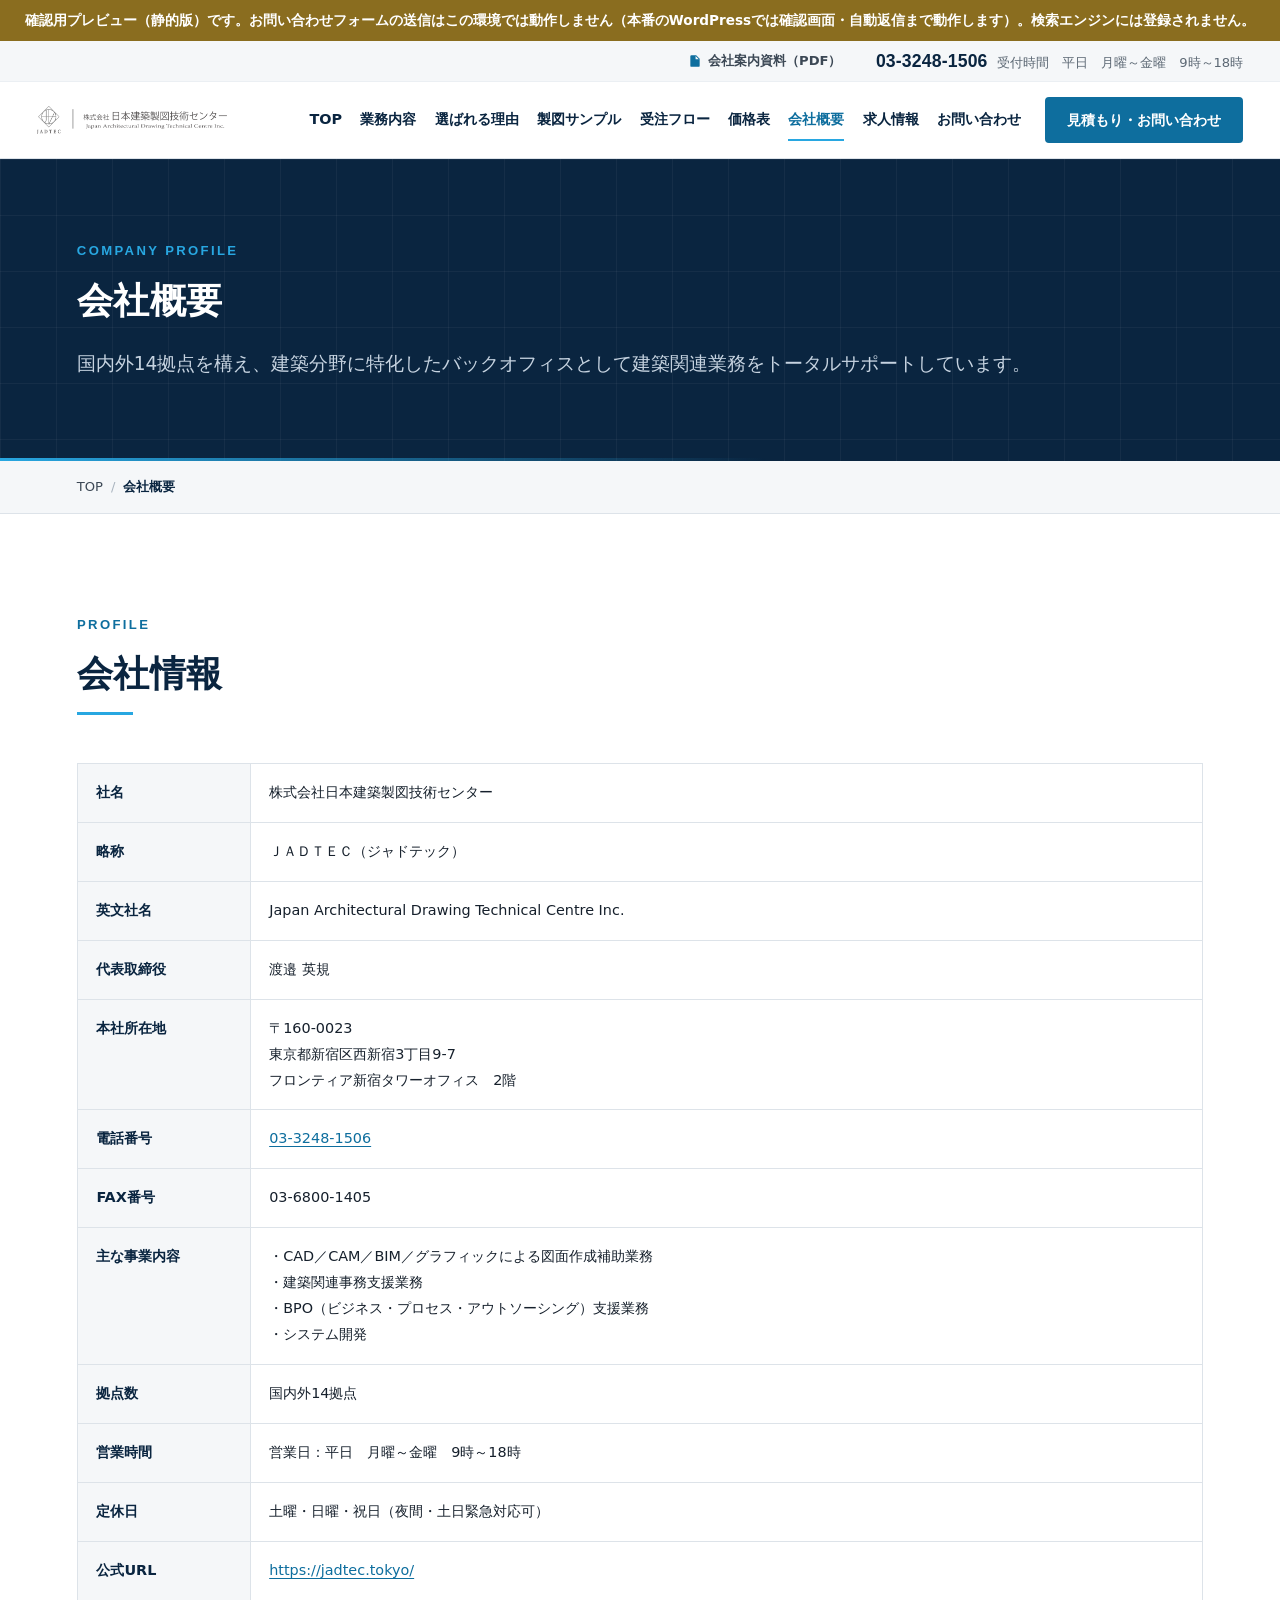
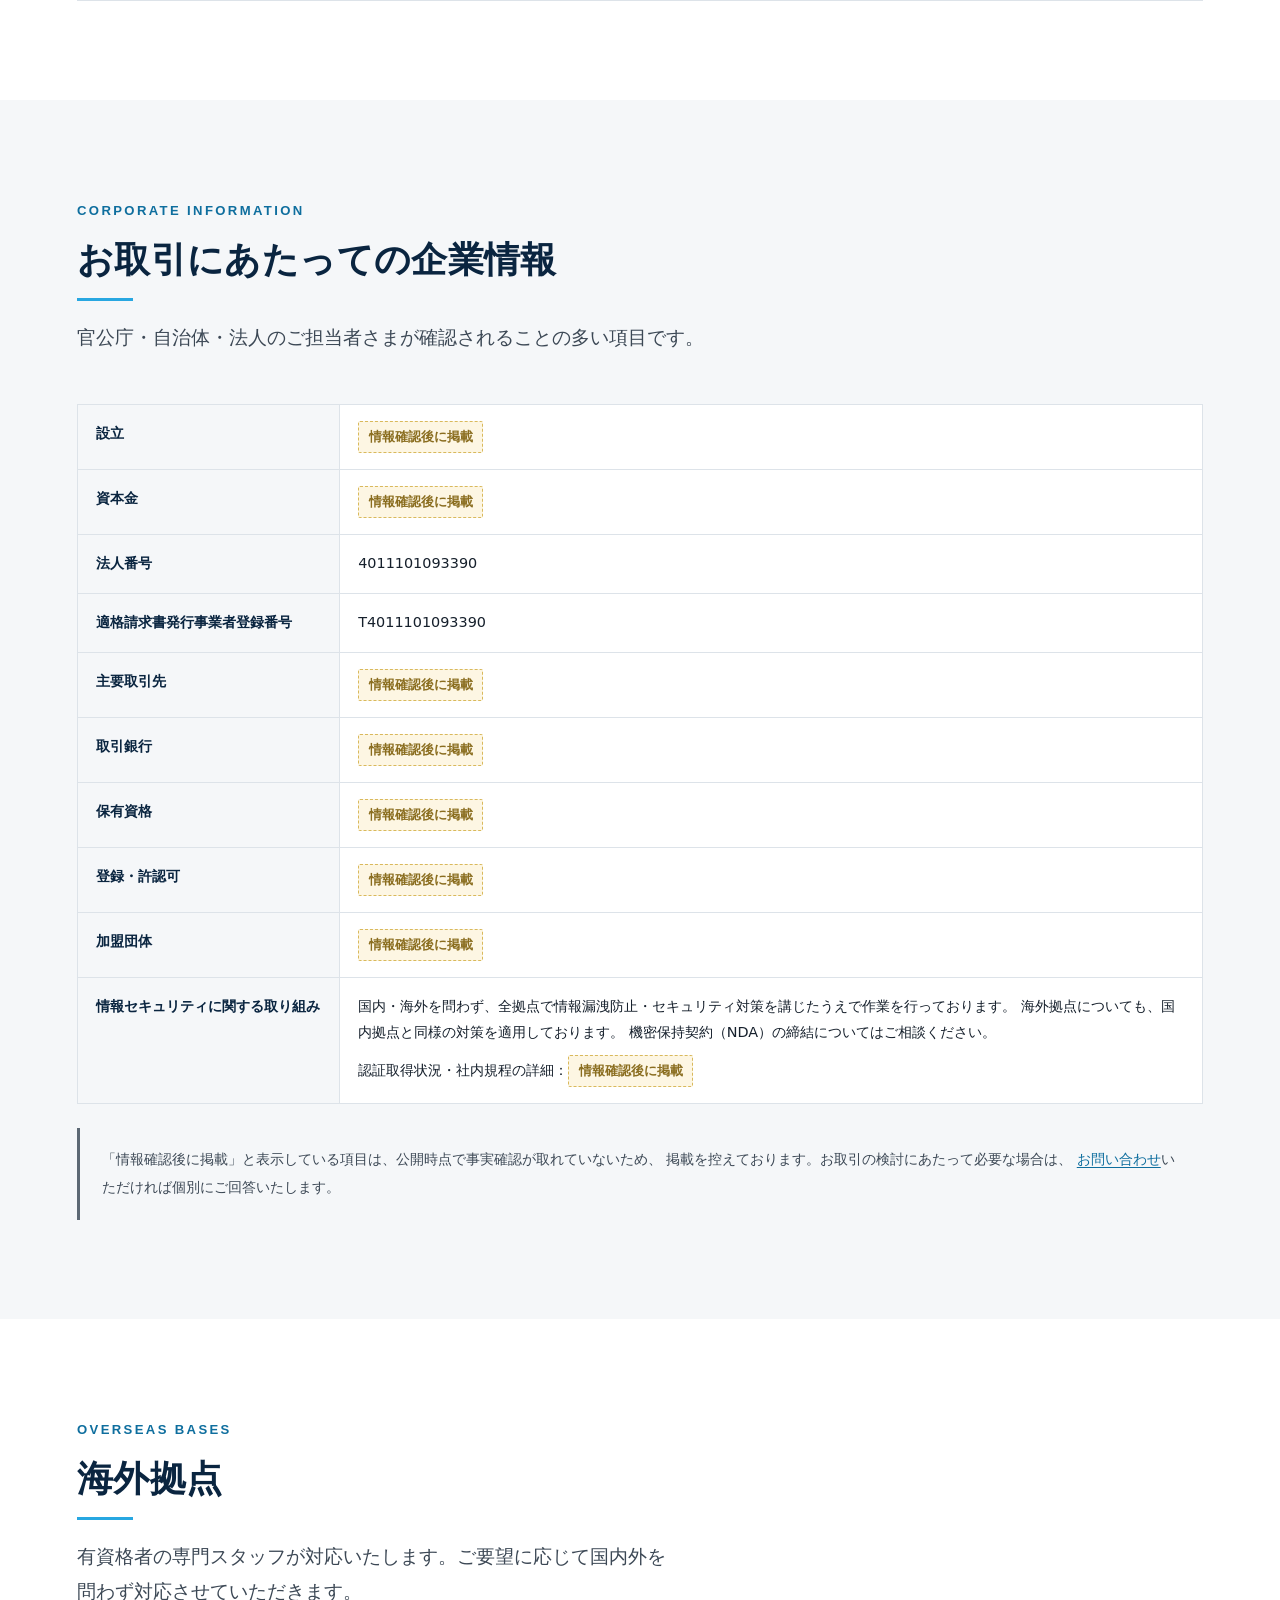
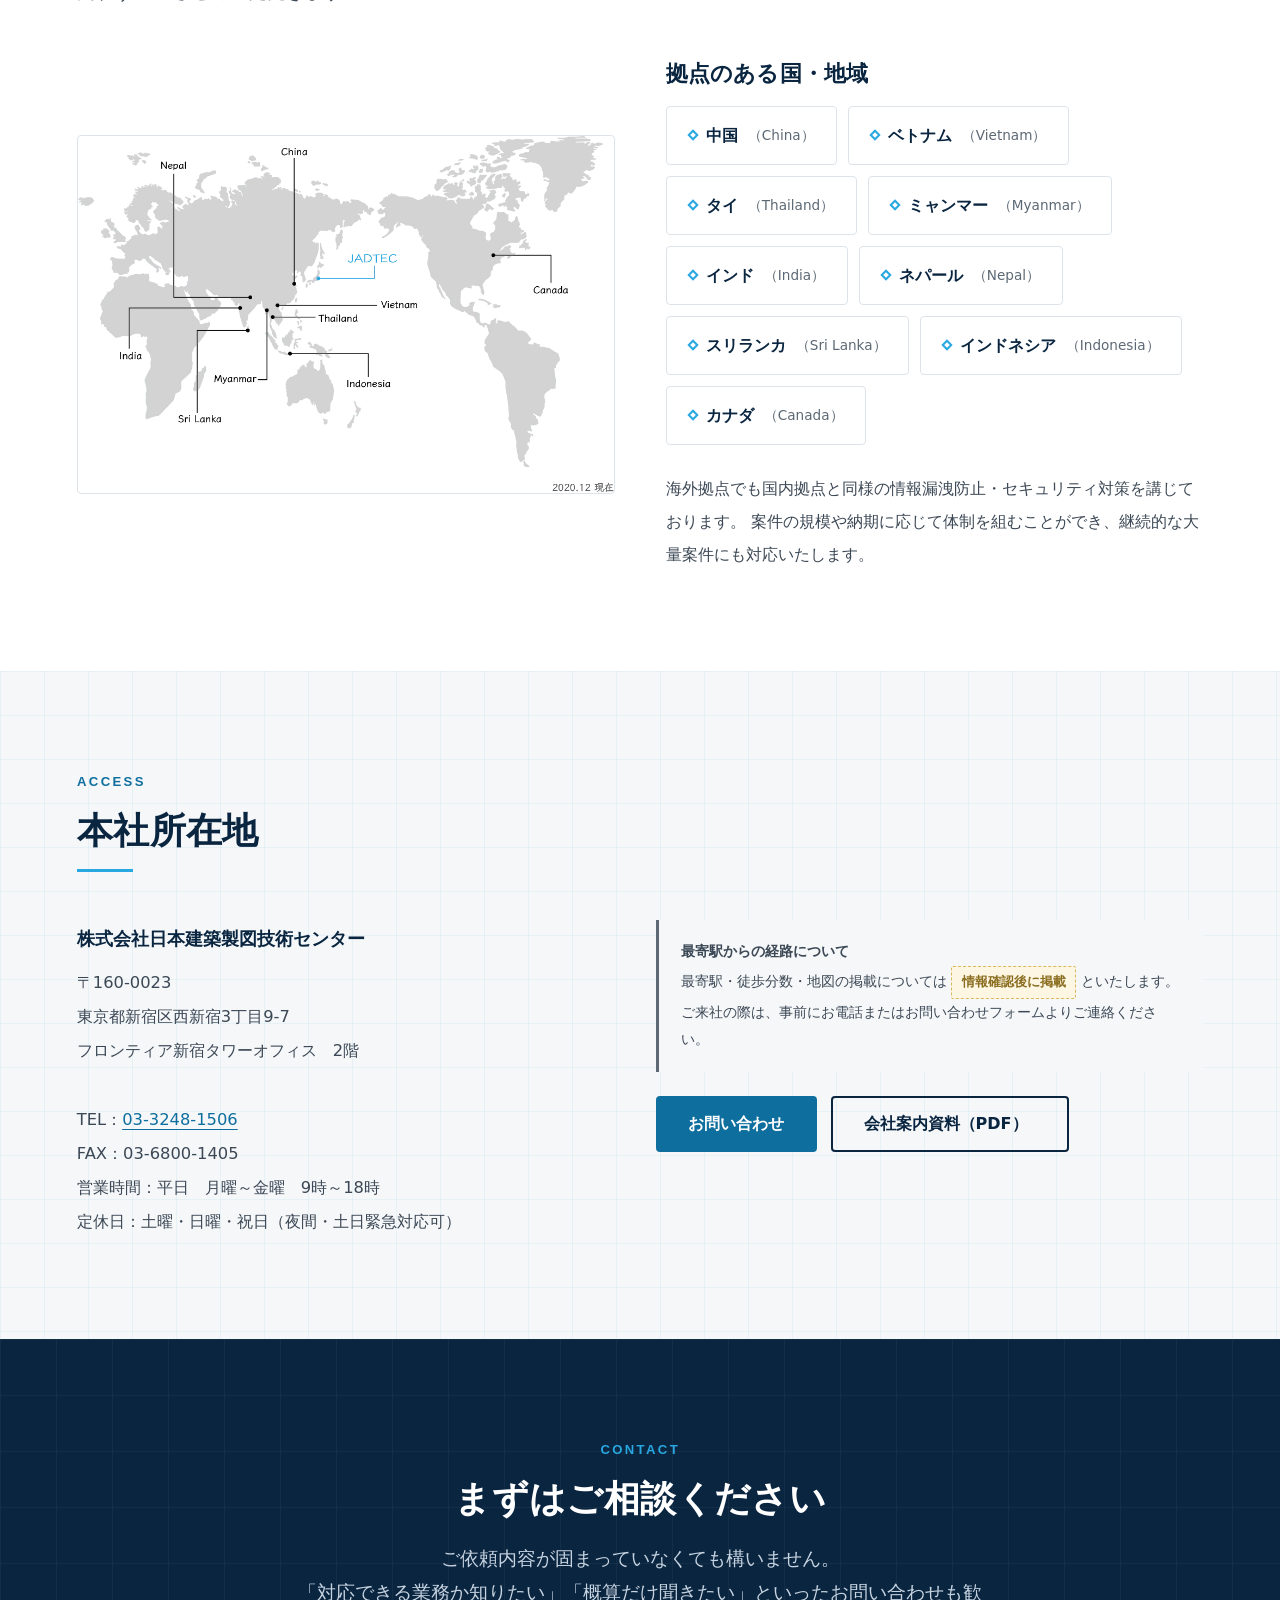
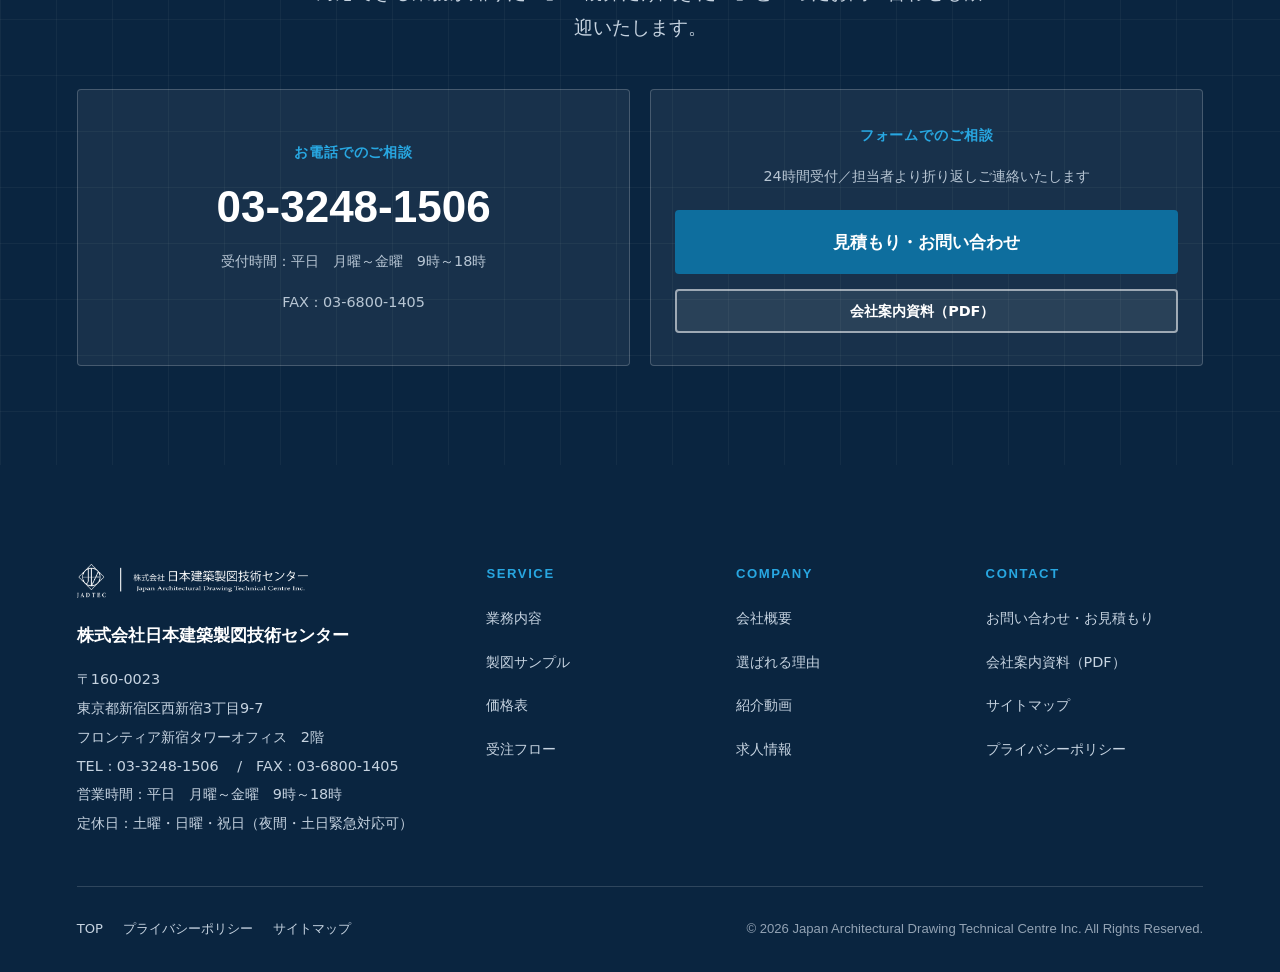
<file: infomation/index.html>
<!doctype html>
<html lang="ja">
<head>
	<meta charset="UTF-8">
	<meta name="viewport" content="width=device-width, initial-scale=1">
	<link rel="icon" href="../wp-content/themes/jadtec/assets/img/favicon.ico" sizes="any">
	<link rel="icon" type="image/png" href="../wp-content/themes/jadtec/assets/img/favicon-32.png" sizes="32x32">
	<link rel="apple-touch-icon" href="../wp-content/themes/jadtec/assets/img/favicon-180.png">
	<title>会社概要｜株式会社日本建築製図技術センター（JADTEC）</title>
<link rel="stylesheet" href="../wp-content/themes/jadtec/assets/css/main.css">
	<meta name="description" content="株式会社日本建築製図技術センター（略称JADTEC／ジャドテック）の会社概要です。所在地は東京都新宿区西新宿。CAD/CAM/BIMによる図面作成補助業務、建築関連事務支援業務、BPO支援業務、システム開発を行っています。">
	<link rel="canonical" href="../infomation/index.html">

	<meta property="og:type" content="article">
	<meta property="og:site_name" content="株式会社日本建築製図技術センター">
	<meta property="og:title" content="会社概要｜株式会社日本建築製図技術センター（JADTEC）">
	<meta property="og:description" content="株式会社日本建築製図技術センター（略称JADTEC／ジャドテック）の会社概要です。所在地は東京都新宿区西新宿。CAD/CAM/BIMによる図面作成補助業務、建築関連事務支援業務、BPO支援業務、システム開発を行っています。">
	<meta property="og:url" content="../infomation/index.html">
	<meta property="og:image" content="../wp-content/themes/jadtec/assets/img/ogp.jpg">
	<meta property="og:locale" content="ja_JP">
	<meta name="twitter:card" content="summary_large_image">
	<meta name="twitter:title" content="会社概要｜株式会社日本建築製図技術センター（JADTEC）">
	<meta name="twitter:description" content="株式会社日本建築製図技術センター（略称JADTEC／ジャドテック）の会社概要です。所在地は東京都新宿区西新宿。CAD/CAM/BIMによる図面作成補助業務、建築関連事務支援業務、BPO支援業務、システム開発を行っています。">
	<meta name="twitter:image" content="../wp-content/themes/jadtec/assets/img/ogp.jpg">
	<meta name="format-detection" content="telephone=no">
	<meta name="theme-color" content="#0A2540">
	<meta name="robots" content="noindex, nofollow">
	<script>
		/* JSが有効なときだけ、スクロール演出用に要素を隠す。
		   JSが無効・エラーの場合は何も隠れず、内容がそのまま読める（プログレッシブエンハンスメント）。
		   動きを減らす設定の利用者には、CSS側で演出そのものを無効化する。 */
		if (!window.matchMedia('(prefers-reduced-motion: reduce)').matches) {
			document.documentElement.classList.add('js-motion');
		}
	</script>
</head>
<body class="page page-infomation">
<div style="position:sticky;top:0;z-index:200;background:#8A6D1F;color:#fff;padding:.6rem 1rem;text-align:center;font-size:.85rem;font-weight:700;line-height:1.6">確認用プレビュー（静的版）です。お問い合わせフォームの送信はこの環境では動作しません（本番のWordPressでは確認画面・自動返信まで動作します）。検索エンジンには登録されません。</div>


<a class="skip" href="#main">本文へスキップ</a>

<!-- 読み進み位置のインジケーター（動きを減らす設定では非表示） -->
<div class="progress" aria-hidden="true"></div>

<header class="site-header">
	<!-- 上段：電話・営業時間・資料DL（PCのみ。SPではドロワー内に電話ボタンを出す） -->
	<div class="header__utility">
		<div class="header__utility-inner">
			<a class="header__pdf"
			   href="../wp-content/themes/jadtec/assets/doc/jadtec-company-profile.pdf"
			   target="_blank" rel="noopener">
				<svg viewBox="0 0 24 24" aria-hidden="true"><path d="M14 2H6a2 2 0 0 0-2 2v16a2 2 0 0 0 2 2h12a2 2 0 0 0 2-2V8l-6-6zm-1 7V3.5L18.5 9H13z"/></svg>
				会社案内資料（PDF）<span class="visually-hidden">別ウィンドウで開きます</span>
			</a>
			<a class="header__tel" href="tel:0332481506">
				<span class="header__tel-num">03-3248-1506</span>
				<span class="header__tel-hours">受付時間　平日　月曜～金曜　9時～18時</span>
			</a>
		</div>
	</div>

	<!-- 下段：ロゴ・ナビ・お問い合わせボタン -->
	<div class="header__inner">
		<!-- ロゴ → 必ず正式TOP -->
		<a class="brand" href="../index.html">
			<img src="../wp-content/themes/jadtec/assets/img/jadtec-logo.png"
			     alt="株式会社日本建築製図技術センター（JADTEC／ジャドテック）トップページへ"
			     width="1500" height="221" fetchpriority="high">
		</a>

		<button class="burger" type="button"
		        aria-expanded="false"
		        aria-controls="global-nav"
		        aria-label="メニューを開く">
			<span></span><span></span><span></span>
		</button>

		<div class="header__nav" id="global-nav">
			<nav aria-label="グローバルナビゲーション">
				<ul class="gnav">
																	<li>
							<a href="../index.html"
								>
								TOP							</a>
						</li>
																	<li>
							<a href="../service/index.html"
								>
								業務内容							</a>
						</li>
																	<li>
							<a href="../reasons/index.html"
								>
								選ばれる理由							</a>
						</li>
																	<li>
							<a href="../sample/index.html"
								>
								製図サンプル							</a>
						</li>
																	<li>
							<a href="../order-flow/index.html"
								>
								受注フロー							</a>
						</li>
																	<li>
							<a href="../price/index.html"
								>
								価格表							</a>
						</li>
																	<li>
							<a href="../infomation/index.html"
								 aria-current="page">
								会社概要							</a>
						</li>
																	<li>
							<a href="../job-information/index.html"
								>
								求人情報							</a>
						</li>
																	<li>
							<a href="../contact/index.html"
								>
								お問い合わせ							</a>
						</li>
									</ul>
			</nav>

			<div class="header__cta">
				<!-- SPのドロワー内にも電話とお問い合わせを必ず出す -->
				<a class="header__tel header__tel--drawer" href="tel:0332481506">
					<span class="header__tel-num">03-3248-1506</span>
					<span class="header__tel-hours">受付時間　平日　月曜～金曜　9時～18時</span>
				</a>
				<a class="btn btn--accent" href="../contact/index.html">
					見積もり・お問い合わせ
				</a>
			</div>
		</div>
	</div>
</header>

<main id="main">

<div class="page-head">
	<div class="wrap">
		<span class="page-head__en">Company Profile</span>
		<h1 class="page-head__ja">会社概要</h1>
								<p class="page-head__lead">国内外14拠点を構え、建築分野に特化したバックオフィスとして建築関連業務をトータルサポートしています。</p>
			</div>
</div>

	<nav class="crumbs" aria-label="パンくずリスト">
		<div class="wrap">
			<ol>
				<li><a href="../index.html">TOP</a></li>
				<li><span aria-current="page">会社概要</span></li>
			</ol>
		</div>
	</nav>
	
<section class="section">
	<div class="wrap">
		<div class="sec-head">
			<span class="sec-head__en">Profile</span>
			<h2 class="sec-head__ja">会社情報</h2>
		</div>

		<div class="table-scroll">
			<table class="tbl tbl--rows">
				<caption class="visually-hidden">株式会社日本建築製図技術センターの会社概要</caption>
				<tbody>
					<tr>
						<th scope="row">社名</th>
						<td>株式会社日本建築製図技術センター</td>
					</tr>
					<tr>
						<th scope="row">略称</th>
						<td>ＪＡＤＴＥＣ（ジャドテック）</td>
					</tr>
					<tr>
						<th scope="row">英文社名</th>
						<td>Japan Architectural Drawing Technical Centre Inc.</td>
					</tr>
					<tr>
						<th scope="row">代表取締役</th>
						<td>渡邉 英規</td>
					</tr>
					<tr>
						<th scope="row">本社所在地</th>
						<td>
							〒160-0023<br>
							東京都新宿区西新宿3丁目9-7<br>
							フロンティア新宿タワーオフィス　2階						</td>
					</tr>
					<tr>
						<th scope="row">電話番号</th>
						<td><a href="tel:0332481506" class="">03-3248-1506</a></td>
					</tr>
					<tr>
						<th scope="row">FAX番号</th>
						<td>03-6800-1405</td>
					</tr>
					<tr>
						<th scope="row">主な事業内容</th>
						<td>
							<ul style="list-style:none">
																	<li>・CAD／CAM／BIM／グラフィックによる図面作成補助業務</li>
																	<li>・建築関連事務支援業務</li>
																	<li>・BPO（ビジネス・プロセス・アウトソーシング）支援業務</li>
																	<li>・システム開発</li>
															</ul>
						</td>
					</tr>
					<tr>
						<th scope="row">拠点数</th>
						<td>国内外14拠点</td>
					</tr>
					<tr>
						<th scope="row">営業時間</th>
						<td>営業日：平日　月曜～金曜　9時～18時</td>
					</tr>
					<tr>
						<th scope="row">定休日</th>
						<td>土曜・日曜・祝日（夜間・土日緊急対応可）</td>
					</tr>
					<tr>
						<th scope="row">公式URL</th>
						<td><a href="../index.html">https://jadtec.tokyo/</a></td>
					</tr>
				</tbody>
			</table>
		</div>
	</div>
</section>

<!-- 官公庁・法人向けの確認項目 -->
<section class="section section--alt">
	<div class="wrap">
		<div class="sec-head">
			<span class="sec-head__en">Corporate Information</span>
			<h2 class="sec-head__ja">お取引にあたっての企業情報</h2>
			<p class="sec-head__lead">
				官公庁・自治体・法人のご担当者さまが確認されることの多い項目です。
			</p>
		</div>

		<div class="table-scroll">
			<table class="tbl tbl--rows">
				<caption class="visually-hidden">お取引にあたっての企業情報</caption>
				<tbody>
					<tr><th scope="row">設立</th><td><span class="tbd">情報確認後に掲載</span></td></tr>
					<tr><th scope="row">資本金</th><td><span class="tbd">情報確認後に掲載</span></td></tr>
					<tr><th scope="row">法人番号</th><td>4011101093390</td></tr>
					<tr><th scope="row">適格請求書発行事業者登録番号</th><td>T4011101093390</td></tr>
					<tr><th scope="row">主要取引先</th><td><span class="tbd">情報確認後に掲載</span></td></tr>
					<tr><th scope="row">取引銀行</th><td><span class="tbd">情報確認後に掲載</span></td></tr>
					<tr><th scope="row">保有資格</th><td><span class="tbd">情報確認後に掲載</span></td></tr>
					<tr><th scope="row">登録・許認可</th><td><span class="tbd">情報確認後に掲載</span></td></tr>
					<tr><th scope="row">加盟団体</th><td><span class="tbd">情報確認後に掲載</span></td></tr>
					<tr>
						<th scope="row">情報セキュリティに関する取り組み</th>
						<td>
							国内・海外を問わず、全拠点で情報漏洩防止・セキュリティ対策を講じたうえで作業を行っております。
							海外拠点についても、国内拠点と同様の対策を適用しております。
							機密保持契約（NDA）の締結についてはご相談ください。<br>
							<span style="display:inline-block;margin-top:.6rem">
								認証取得状況・社内規程の詳細：<span class="tbd">情報確認後に掲載</span>							</span>
						</td>
					</tr>
				</tbody>
			</table>
		</div>

		<p class="note" style="margin-top:1.5rem">
			「情報確認後に掲載」と表示している項目は、公開時点で事実確認が取れていないため、
			掲載を控えております。お取引の検討にあたって必要な場合は、
			<a href="../contact/index.html">お問い合わせ</a>いただければ個別にご回答いたします。
		</p>
	</div>
</section>

<!-- 海外拠点 -->
<section class="section">
	<div class="wrap">
		<div class="sec-head">
			<span class="sec-head__en">Overseas Bases</span>
			<h2 class="sec-head__ja">海外拠点</h2>
			<p class="sec-head__lead">
				有資格者の専門スタッフが対応いたします。ご要望に応じて国内外を問わず対応させていただきます。
			</p>
		</div>

		<div class="media">
			<div class="media__img">
				<picture><source srcset="../wp-content/themes/jadtec/assets/img/world-map.webp" type="image/webp"><img src="../wp-content/themes/jadtec/assets/img/world-map.png" alt="JADTECの海外拠点を示した世界地図。中国、ベトナム、タイ、ミャンマー、インド、ネパール、スリランカ、インドネシア、カナダに拠点があります。" class="" loading="lazy" decoding="async" width="985" height="656"></picture>			</div>
			<div class="media__body">
				<h3 class="card__title">拠点のある国・地域</h3>
				<ul class="fields" style="margin-top:1rem">
											<li>
							中国							<span style="color:var(--ink-3);font-weight:400;font-size:.85em">（China）</span>
						</li>
											<li>
							ベトナム							<span style="color:var(--ink-3);font-weight:400;font-size:.85em">（Vietnam）</span>
						</li>
											<li>
							タイ							<span style="color:var(--ink-3);font-weight:400;font-size:.85em">（Thailand）</span>
						</li>
											<li>
							ミャンマー							<span style="color:var(--ink-3);font-weight:400;font-size:.85em">（Myanmar）</span>
						</li>
											<li>
							インド							<span style="color:var(--ink-3);font-weight:400;font-size:.85em">（India）</span>
						</li>
											<li>
							ネパール							<span style="color:var(--ink-3);font-weight:400;font-size:.85em">（Nepal）</span>
						</li>
											<li>
							スリランカ							<span style="color:var(--ink-3);font-weight:400;font-size:.85em">（Sri Lanka）</span>
						</li>
											<li>
							インドネシア							<span style="color:var(--ink-3);font-weight:400;font-size:.85em">（Indonesia）</span>
						</li>
											<li>
							カナダ							<span style="color:var(--ink-3);font-weight:400;font-size:.85em">（Canada）</span>
						</li>
									</ul>

				<p style="margin-top:1.75rem">
					海外拠点でも国内拠点と同様の情報漏洩防止・セキュリティ対策を講じております。
					案件の規模や納期に応じて体制を組むことができ、継続的な大量案件にも対応いたします。
				</p>
			</div>
		</div>
	</div>
</section>

<!-- アクセス -->
<section class="section section--grid">
	<div class="wrap">
		<div class="sec-head">
			<span class="sec-head__en">Access</span>
			<h2 class="sec-head__ja">本社所在地</h2>
		</div>
		<div class="grid grid--2">
			<div>
				<address class="addr">
					<strong>株式会社日本建築製図技術センター</strong>
					〒160-0023<br>
					東京都新宿区西新宿3丁目9-7<br>
					フロンティア新宿タワーオフィス　2階<br><br>
					TEL：<a href="tel:0332481506" class="">03-3248-1506</a><br>
					FAX：03-6800-1405<br>
					営業時間：平日　月曜～金曜　9時～18時<br>
					定休日：土曜・日曜・祝日（夜間・土日緊急対応可）				</address>
			</div>
			<div>
				<div class="note">
					<p>
						<strong>最寄駅からの経路について</strong><br>
						最寄駅・徒歩分数・地図の掲載については <span class="tbd">情報確認後に掲載</span> といたします。
						ご来社の際は、事前にお電話またはお問い合わせフォームよりご連絡ください。
					</p>
				</div>
				<div class="btn-row" style="margin-top:1.5rem">
					<a class="btn btn--accent" href="../contact/index.html">お問い合わせ</a>
					<a class="btn btn--outline"
					   href="../wp-content/themes/jadtec/assets/doc/jadtec-company-profile.pdf"
					   target="_blank" rel="noopener">
						会社案内資料（PDF）<span class="visually-hidden">別ウィンドウで開きます</span>
					</a>
				</div>
			</div>
		</div>
	</div>
</section>

<section class="cta">
	<div class="wrap">
		<div class="sec-head sec-head--center" style="margin-bottom:0">
			<span class="sec-head__en">Contact</span>
			<h2 class="cta__title">まずはご相談ください</h2>
			<p class="cta__lead">
				ご依頼内容が固まっていなくても構いません。<br>
				「対応できる業務か知りたい」「概算だけ聞きたい」といったお問い合わせも歓迎いたします。
			</p>
		</div>

		<div class="cta__grid">
			<div class="cta__box">
				<span class="cta__label">お電話でのご相談</span>
				<a class="cta__tel" href="tel:0332481506">
					03-3248-1506				</a>
				<span class="cta__hours">受付時間：平日　月曜～金曜　9時～18時</span>
				<span class="cta__hours">FAX：03-6800-1405</span>
			</div>

			<div class="cta__box">
				<span class="cta__label">フォームでのご相談</span>
				<p class="cta__hours" style="margin-bottom:.4rem">24時間受付／担当者より折り返しご連絡いたします</p>
				<a class="btn btn--accent btn--lg btn--block" href="../contact/index.html">
					見積もり・お問い合わせ
				</a>
				<a class="btn btn--ghost btn--sm btn--block"
				   href="../wp-content/themes/jadtec/assets/doc/jadtec-company-profile.pdf"
				   target="_blank" rel="noopener">
					会社案内資料（PDF）<span class="visually-hidden">別ウィンドウで開きます</span>
				</a>
			</div>
		</div>
	</div>
</section>
</main><!-- /#main -->

<footer class="site-footer">
	<div class="wrap">
		<div class="footer__top">
			<div>
				<img class="footer__logo"
				     src="../wp-content/themes/jadtec/assets/img/jadtec-logo.png"
				     alt="" width="1500" height="221" loading="lazy" decoding="async">
				<p class="footer__name">株式会社日本建築製図技術センター</p>
				<address class="footer__info">
					〒160-0023<br>
					東京都新宿区西新宿3丁目9-7<br>
					フロンティア新宿タワーオフィス　2階<br>
					TEL：<a href="tel:0332481506">03-3248-1506</a>
					　/　FAX：03-6800-1405<br>
					営業時間：平日　月曜～金曜　9時～18時<br>
					定休日：土曜・日曜・祝日（夜間・土日緊急対応可）				</address>
			</div>

			<div class="footer__nav">
				<div>
					<h2>Service</h2>
					<ul>
						<li><a href="../service/index.html">業務内容</a></li>
						<li><a href="../sample/index.html">製図サンプル</a></li>
						<li><a href="../price/index.html">価格表</a></li>
						<li><a href="../order-flow/index.html">受注フロー</a></li>
					</ul>
				</div>
				<div>
					<h2>Company</h2>
					<ul>
						<li><a href="../infomation/index.html">会社概要</a></li>
						<li><a href="../reasons/index.html">選ばれる理由</a></li>
						<li><a href="../movie001/index.html">紹介動画</a></li>
						<li><a href="../job-information/index.html">求人情報</a></li>
					</ul>
				</div>
				<div>
					<h2>Contact</h2>
					<ul>
						<li><a href="../contact/index.html">お問い合わせ・お見積もり</a></li>
						<li>
							<a href="../wp-content/themes/jadtec/assets/doc/jadtec-company-profile.pdf"
							   target="_blank" rel="noopener">
								会社案内資料（PDF）
							</a>
						</li>
						<li><a href="../sitemap/index.html">サイトマップ</a></li>
						<li><a href="../privacy-policy/index.html">プライバシーポリシー</a></li>
					</ul>
				</div>
			</div>
		</div>

		<div class="footer__bottom">
			<ul class="footer__legal">
				<li><a href="../index.html">TOP</a></li>
				<li><a href="../privacy-policy/index.html">プライバシーポリシー</a></li>
				<li><a href="../sitemap/index.html">サイトマップ</a></li>
			</ul>
			<p class="footer__copy">
				&copy; 2026 Japan Architectural Drawing Technical Centre Inc. All Rights Reserved.
			</p>
		</div>
	</div>
</footer>

<!-- スマートフォン用の固定アクションバー（本文を隠さないよう body に下余白を確保済み） -->
<div class="mobile-bar">
	<a class="btn btn--outline" href="tel:0332481506">
		<svg class="btn__ico" viewBox="0 0 24 24" aria-hidden="true"><path d="M6.6 10.8c1.4 2.8 3.8 5.1 6.6 6.6l2.2-2.2c.3-.3.7-.4 1-.2 1.2.4 2.4.6 3.6.6.6 0 1 .4 1 1V20c0 .6-.4 1-1 1C10.6 21 3 13.4 3 4c0-.6.4-1 1-1h3.5c.6 0 1 .4 1 1 0 1.3.2 2.5.6 3.6.1.4 0 .8-.2 1l-2.3 2.2z"/></svg>
		電話する
	</a>
	<a class="btn btn--accent" href="../contact/index.html">
		<svg class="btn__ico" viewBox="0 0 24 24" aria-hidden="true"><path d="M20 4H4a2 2 0 0 0-2 2v12a2 2 0 0 0 2 2h16a2 2 0 0 0 2-2V6a2 2 0 0 0-2-2zm0 4-8 5-8-5V6l8 5 8-5v2z"/></svg>
		お問い合わせ
	</a>
</div>

<script src="../wp-content/themes/jadtec/assets/js/main.js"></script>

<script type="application/ld+json">
{
    "@context": "https://schema.org",
    "@graph": [
        {
            "@type": "Organization",
            "@id": "../#organization/index.html",
            "name": "株式会社日本建築製図技術センター",
            "alternateName": "JADTEC",
            "legalName": "Japan Architectural Drawing Technical Centre Inc.",
            "url": "../index.html",
            "logo": "../wp-content/themes/jadtec/assets/img/jadtec-logo.png",
            "telephone": "03-3248-1506",
            "faxNumber": "03-6800-1405",
            "email": "info@jadtec.co.jp",
            "address": {
                "@type": "PostalAddress",
                "addressCountry": "JP",
                "postalCode": "160-0023",
                "addressRegion": "東京都",
                "addressLocality": "新宿区",
                "streetAddress": "東京都新宿区西新宿3丁目9-7 フロンティア新宿タワーオフィス　2階"
            },
            "contactPoint": {
                "@type": "ContactPoint",
                "contactType": "sales",
                "telephone": "+81-3-3248-1506",
                "email": "info@jadtec.co.jp",
                "areaServed": "JP",
                "availableLanguage": [
                    "Japanese"
                ]
            }
        },
        {
            "@type": "WebSite",
            "@id": "../#website/index.html",
            "url": "../index.html",
            "name": "株式会社日本建築製図技術センター",
            "publisher": {
                "@id": "../#organization/index.html"
            },
            "inLanguage": "ja"
        },
        {
            "@type": "BreadcrumbList",
            "itemListElement": [
                {
                    "@type": "ListItem",
                    "position": 1,
                    "name": "TOP",
                    "item": "../index.html"
                },
                {
                    "@type": "ListItem",
                    "position": 2,
                    "name": "会社概要",
                    "item": "../infomation/index.html"
                }
            ]
        }
    ]
}
</script>
</body>
</html>
</file>
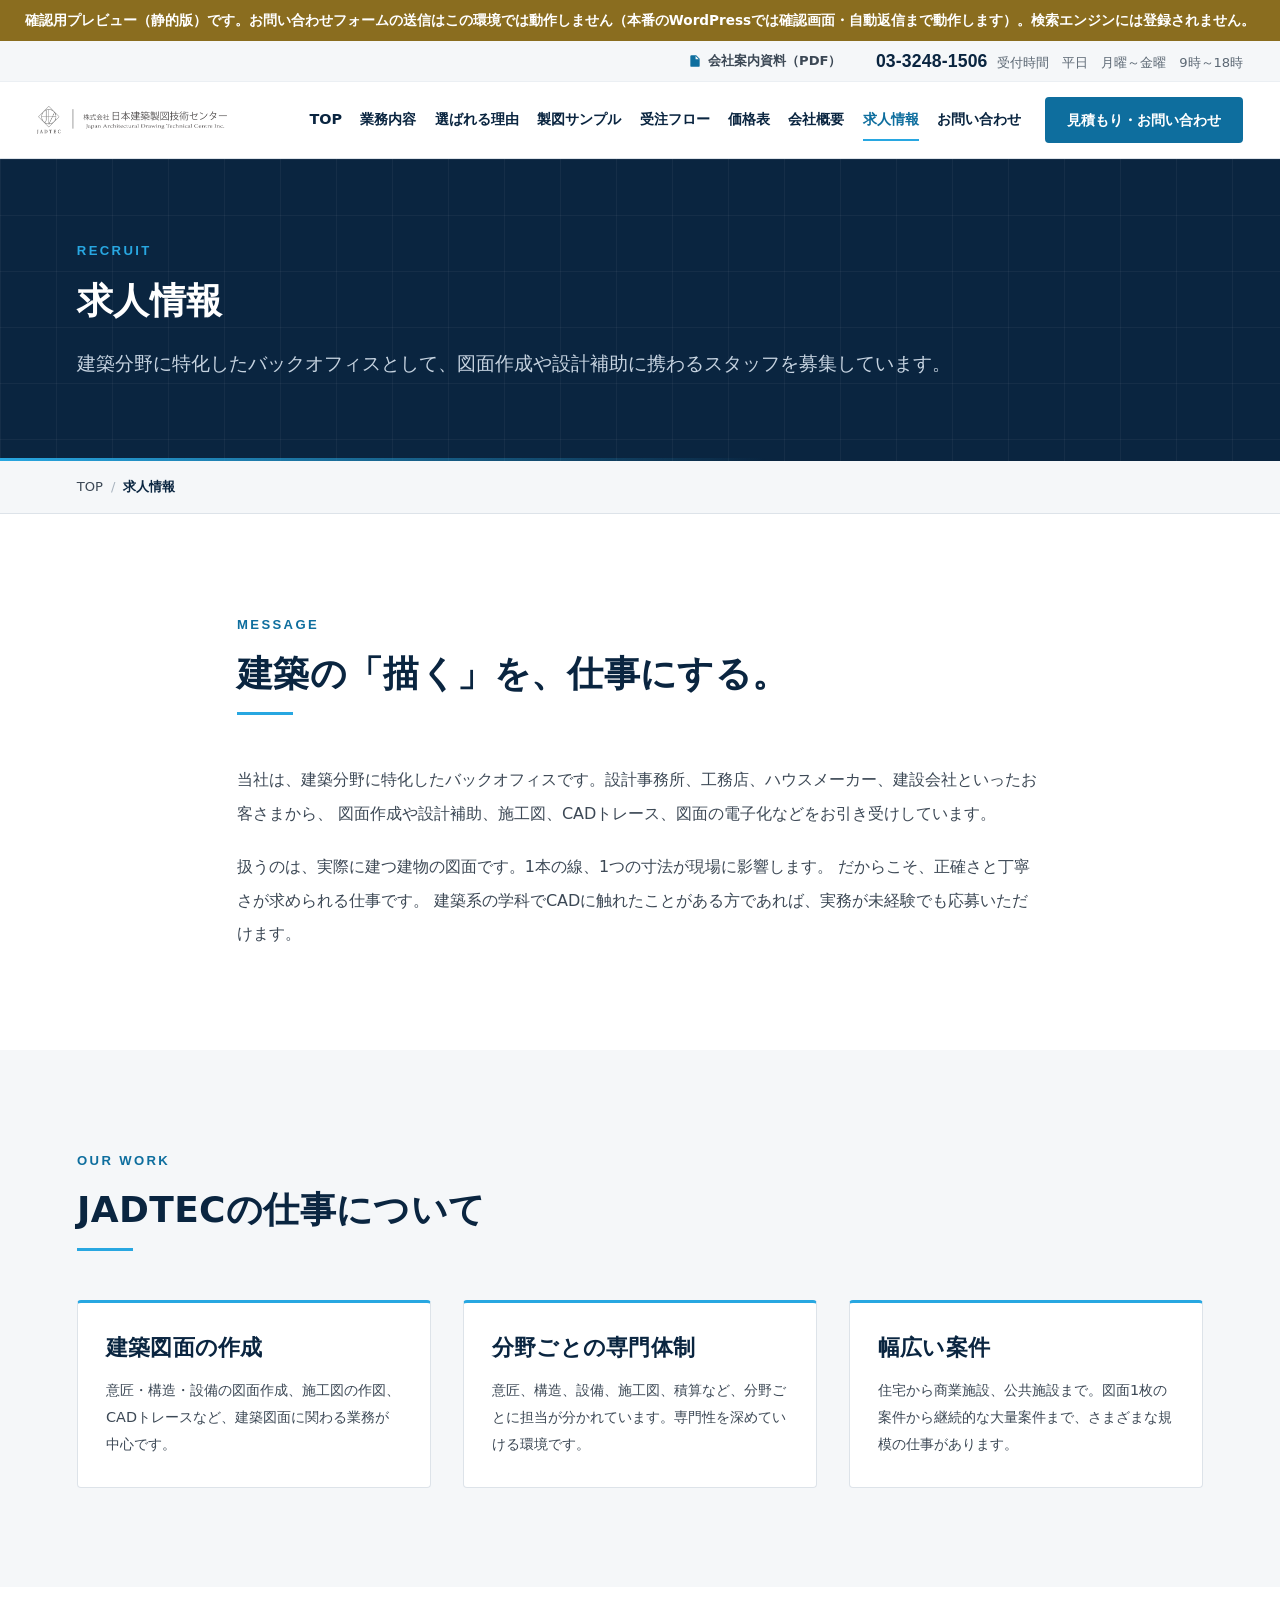
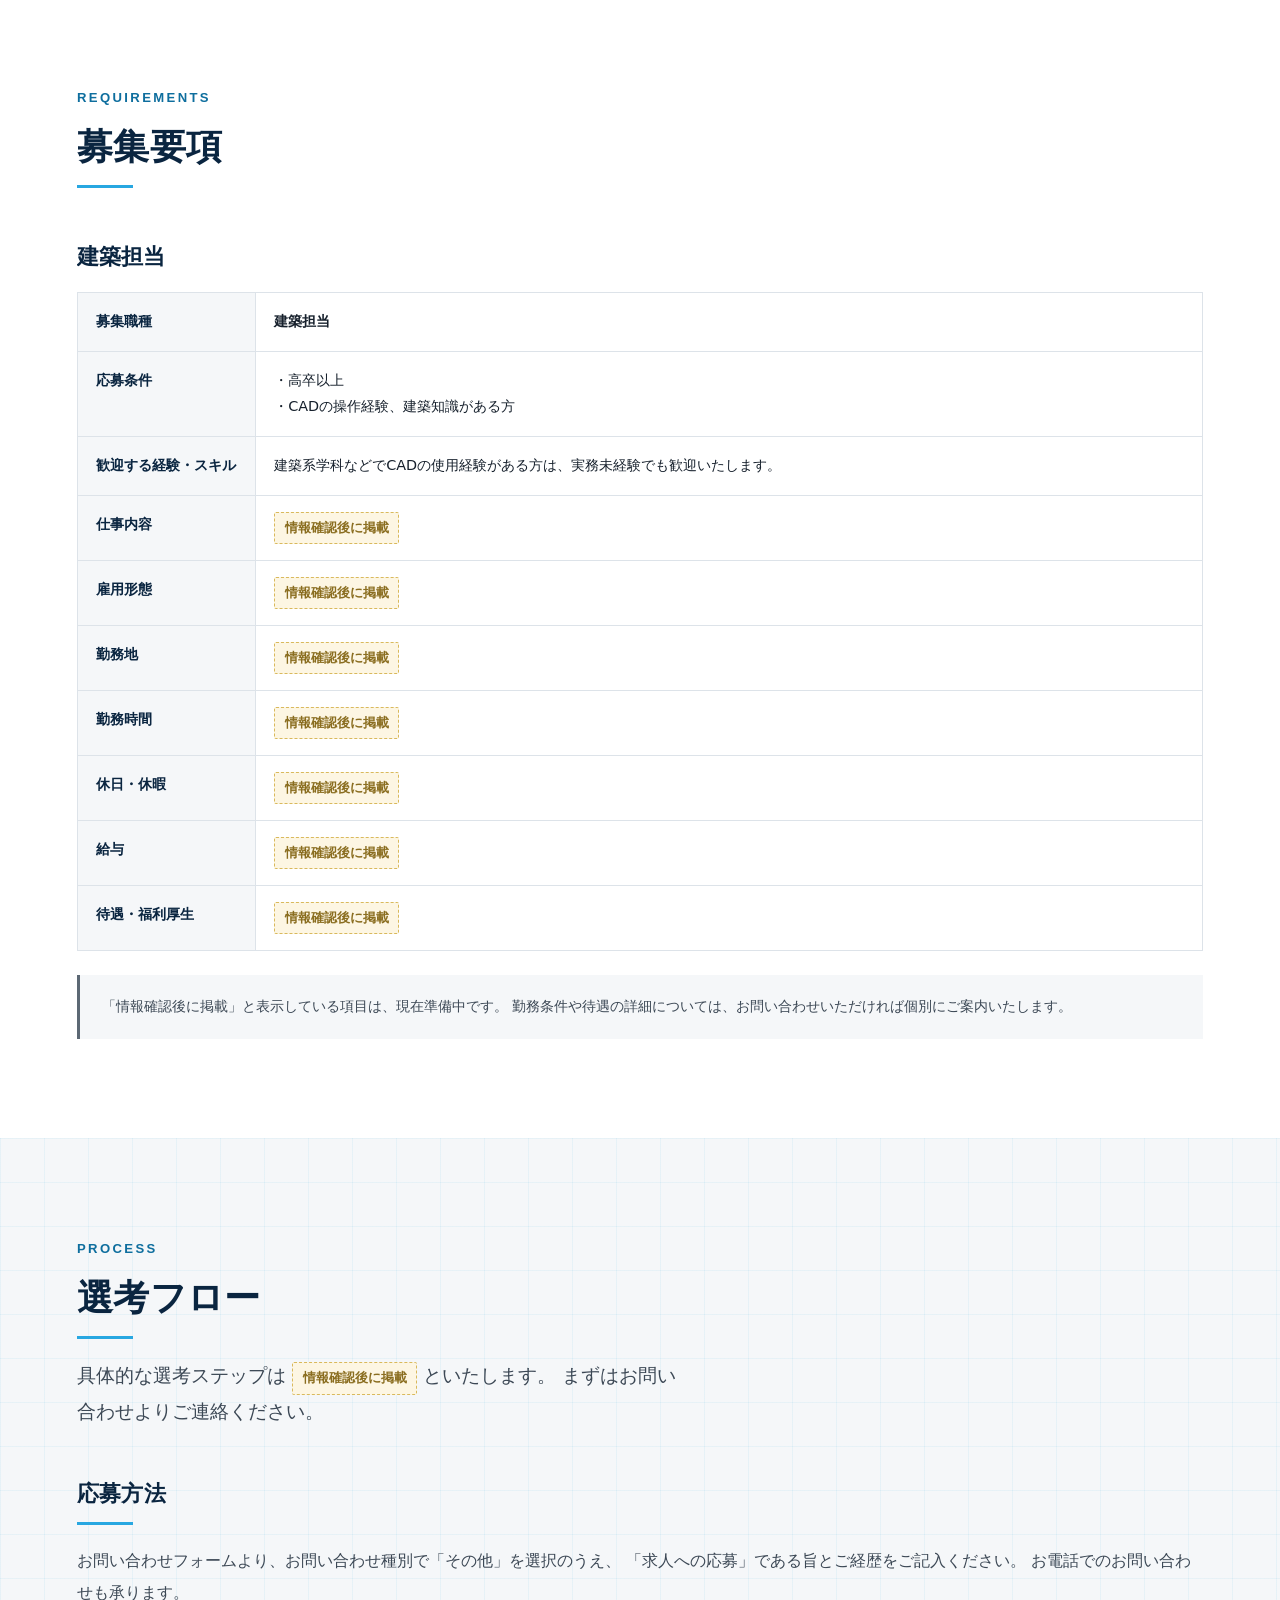
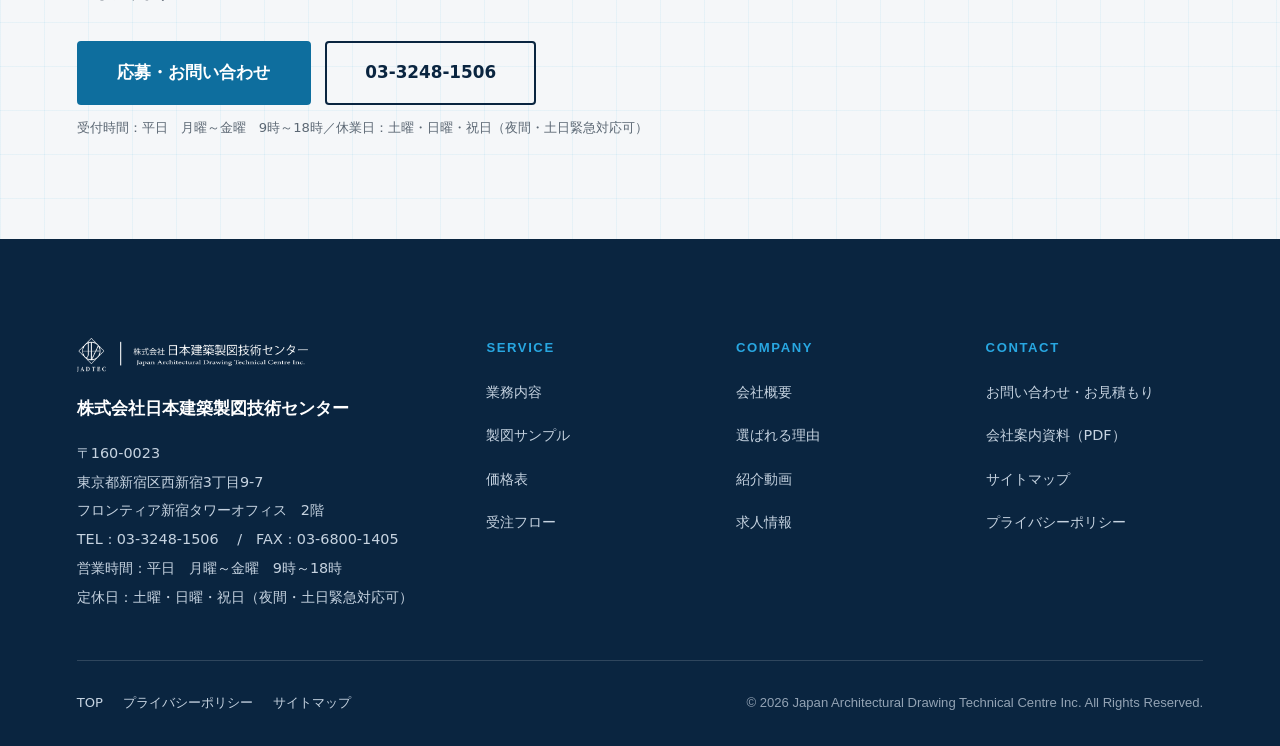
<file: job-information/index.html>
<!doctype html>
<html lang="ja">
<head>
	<meta charset="UTF-8">
	<meta name="viewport" content="width=device-width, initial-scale=1">
	<link rel="icon" href="../wp-content/themes/jadtec/assets/img/favicon.ico" sizes="any">
	<link rel="icon" type="image/png" href="../wp-content/themes/jadtec/assets/img/favicon-32.png" sizes="32x32">
	<link rel="apple-touch-icon" href="../wp-content/themes/jadtec/assets/img/favicon-180.png">
	<title>求人情報｜建築担当（CAD経験者）の採用｜JADTEC</title>
<link rel="stylesheet" href="../wp-content/themes/jadtec/assets/css/main.css">
	<meta name="description" content="株式会社日本建築製図技術センターの採用情報です。建築担当を募集しています。建築系学科などでCAD経験があれば、実務未経験の方も歓迎します。">
	<link rel="canonical" href="../job-information/index.html">

	<meta property="og:type" content="article">
	<meta property="og:site_name" content="株式会社日本建築製図技術センター">
	<meta property="og:title" content="求人情報｜建築担当（CAD経験者）の採用｜JADTEC">
	<meta property="og:description" content="株式会社日本建築製図技術センターの採用情報です。建築担当を募集しています。建築系学科などでCAD経験があれば、実務未経験の方も歓迎します。">
	<meta property="og:url" content="../job-information/index.html">
	<meta property="og:image" content="../wp-content/themes/jadtec/assets/img/ogp.jpg">
	<meta property="og:locale" content="ja_JP">
	<meta name="twitter:card" content="summary_large_image">
	<meta name="twitter:title" content="求人情報｜建築担当（CAD経験者）の採用｜JADTEC">
	<meta name="twitter:description" content="株式会社日本建築製図技術センターの採用情報です。建築担当を募集しています。建築系学科などでCAD経験があれば、実務未経験の方も歓迎します。">
	<meta name="twitter:image" content="../wp-content/themes/jadtec/assets/img/ogp.jpg">
	<meta name="format-detection" content="telephone=no">
	<meta name="theme-color" content="#0A2540">
	<meta name="robots" content="noindex, nofollow">
	<script>
		/* JSが有効なときだけ、スクロール演出用に要素を隠す。
		   JSが無効・エラーの場合は何も隠れず、内容がそのまま読める（プログレッシブエンハンスメント）。
		   動きを減らす設定の利用者には、CSS側で演出そのものを無効化する。 */
		if (!window.matchMedia('(prefers-reduced-motion: reduce)').matches) {
			document.documentElement.classList.add('js-motion');
		}
	</script>
</head>
<body class="page page-job-information">
<div style="position:sticky;top:0;z-index:200;background:#8A6D1F;color:#fff;padding:.6rem 1rem;text-align:center;font-size:.85rem;font-weight:700;line-height:1.6">確認用プレビュー（静的版）です。お問い合わせフォームの送信はこの環境では動作しません（本番のWordPressでは確認画面・自動返信まで動作します）。検索エンジンには登録されません。</div>


<a class="skip" href="#main">本文へスキップ</a>

<!-- 読み進み位置のインジケーター（動きを減らす設定では非表示） -->
<div class="progress" aria-hidden="true"></div>

<header class="site-header">
	<!-- 上段：電話・営業時間・資料DL（PCのみ。SPではドロワー内に電話ボタンを出す） -->
	<div class="header__utility">
		<div class="header__utility-inner">
			<a class="header__pdf"
			   href="../wp-content/themes/jadtec/assets/doc/jadtec-company-profile.pdf"
			   target="_blank" rel="noopener">
				<svg viewBox="0 0 24 24" aria-hidden="true"><path d="M14 2H6a2 2 0 0 0-2 2v16a2 2 0 0 0 2 2h12a2 2 0 0 0 2-2V8l-6-6zm-1 7V3.5L18.5 9H13z"/></svg>
				会社案内資料（PDF）<span class="visually-hidden">別ウィンドウで開きます</span>
			</a>
			<a class="header__tel" href="tel:0332481506">
				<span class="header__tel-num">03-3248-1506</span>
				<span class="header__tel-hours">受付時間　平日　月曜～金曜　9時～18時</span>
			</a>
		</div>
	</div>

	<!-- 下段：ロゴ・ナビ・お問い合わせボタン -->
	<div class="header__inner">
		<!-- ロゴ → 必ず正式TOP -->
		<a class="brand" href="../index.html">
			<img src="../wp-content/themes/jadtec/assets/img/jadtec-logo.png"
			     alt="株式会社日本建築製図技術センター（JADTEC／ジャドテック）トップページへ"
			     width="1500" height="221" fetchpriority="high">
		</a>

		<button class="burger" type="button"
		        aria-expanded="false"
		        aria-controls="global-nav"
		        aria-label="メニューを開く">
			<span></span><span></span><span></span>
		</button>

		<div class="header__nav" id="global-nav">
			<nav aria-label="グローバルナビゲーション">
				<ul class="gnav">
																	<li>
							<a href="../index.html"
								>
								TOP							</a>
						</li>
																	<li>
							<a href="../service/index.html"
								>
								業務内容							</a>
						</li>
																	<li>
							<a href="../reasons/index.html"
								>
								選ばれる理由							</a>
						</li>
																	<li>
							<a href="../sample/index.html"
								>
								製図サンプル							</a>
						</li>
																	<li>
							<a href="../order-flow/index.html"
								>
								受注フロー							</a>
						</li>
																	<li>
							<a href="../price/index.html"
								>
								価格表							</a>
						</li>
																	<li>
							<a href="../infomation/index.html"
								>
								会社概要							</a>
						</li>
																	<li>
							<a href="../job-information/index.html"
								 aria-current="page">
								求人情報							</a>
						</li>
																	<li>
							<a href="../contact/index.html"
								>
								お問い合わせ							</a>
						</li>
									</ul>
			</nav>

			<div class="header__cta">
				<!-- SPのドロワー内にも電話とお問い合わせを必ず出す -->
				<a class="header__tel header__tel--drawer" href="tel:0332481506">
					<span class="header__tel-num">03-3248-1506</span>
					<span class="header__tel-hours">受付時間　平日　月曜～金曜　9時～18時</span>
				</a>
				<a class="btn btn--accent" href="../contact/index.html">
					見積もり・お問い合わせ
				</a>
			</div>
		</div>
	</div>
</header>

<main id="main">

<div class="page-head">
	<div class="wrap">
		<span class="page-head__en">Recruit</span>
		<h1 class="page-head__ja">求人情報</h1>
								<p class="page-head__lead">建築分野に特化したバックオフィスとして、図面作成や設計補助に携わるスタッフを募集しています。</p>
			</div>
</div>

	<nav class="crumbs" aria-label="パンくずリスト">
		<div class="wrap">
			<ol>
				<li><a href="../index.html">TOP</a></li>
				<li><span aria-current="page">求人情報</span></li>
			</ol>
		</div>
	</nav>
	
<!-- 採用メッセージ -->
<section class="section">
	<div class="wrap wrap--narrow">
		<div class="sec-head">
			<span class="sec-head__en">Message</span>
			<h2 class="sec-head__ja">建築の「描く」を、仕事にする。</h2>
		</div>
		<p style="line-height:2.1;color:var(--ink-2)">
			当社は、建築分野に特化したバックオフィスです。設計事務所、工務店、ハウスメーカー、建設会社といったお客さまから、
			図面作成や設計補助、施工図、CADトレース、図面の電子化などをお引き受けしています。
		</p>
		<p style="line-height:2.1;color:var(--ink-2);margin-top:1.25rem">
			扱うのは、実際に建つ建物の図面です。1本の線、1つの寸法が現場に影響します。
			だからこそ、正確さと丁寧さが求められる仕事です。
			建築系の学科でCADに触れたことがある方であれば、実務が未経験でも応募いただけます。
		</p>
	</div>
</section>

<!-- JADTECの仕事について -->
<section class="section section--alt">
	<div class="wrap">
		<div class="sec-head">
			<span class="sec-head__en">Our Work</span>
			<h2 class="sec-head__ja">JADTECの仕事について</h2>
		</div>
		<div class="grid grid--3">
			<article class="card">
				<h3 class="card__title">建築図面の作成</h3>
				<p class="card__text">意匠・構造・設備の図面作成、施工図の作図、CADトレースなど、建築図面に関わる業務が中心です。</p>
			</article>
			<article class="card">
				<h3 class="card__title">分野ごとの専門体制</h3>
				<p class="card__text">意匠、構造、設備、施工図、積算など、分野ごとに担当が分かれています。専門性を深めていける環境です。</p>
			</article>
			<article class="card">
				<h3 class="card__title">幅広い案件</h3>
				<p class="card__text">住宅から商業施設、公共施設まで。図面1枚の案件から継続的な大量案件まで、さまざまな規模の仕事があります。</p>
			</article>
		</div>
	</div>
</section>

<!-- 募集要項 -->
<section class="section">
	<div class="wrap">
		<div class="sec-head">
			<span class="sec-head__en">Requirements</span>
			<h2 class="sec-head__ja">募集要項</h2>
		</div>

		<div class="table-scroll">
			<table class="tbl tbl--rows">
				<caption>建築担当</caption>
				<tbody>
					<tr>
						<th scope="row">募集職種</th>
						<td><strong>建築担当</strong></td>
					</tr>
					<tr>
						<th scope="row">応募条件</th>
						<td>
							・高卒以上<br>
							・CADの操作経験、建築知識がある方
						</td>
					</tr>
					<tr>
						<th scope="row">歓迎する経験・スキル</th>
						<td>
							建築系学科などでCADの使用経験がある方は、実務未経験でも歓迎いたします。
						</td>
					</tr>
					<tr>
						<th scope="row">仕事内容</th>
						<td><span class="tbd">情報確認後に掲載</span></td>
					</tr>
					<tr>
						<th scope="row">雇用形態</th>
						<td><span class="tbd">情報確認後に掲載</span></td>
					</tr>
					<tr>
						<th scope="row">勤務地</th>
						<td><span class="tbd">情報確認後に掲載</span></td>
					</tr>
					<tr>
						<th scope="row">勤務時間</th>
						<td><span class="tbd">情報確認後に掲載</span></td>
					</tr>
					<tr>
						<th scope="row">休日・休暇</th>
						<td><span class="tbd">情報確認後に掲載</span></td>
					</tr>
					<tr>
						<th scope="row">給与</th>
						<td><span class="tbd">情報確認後に掲載</span></td>
					</tr>
					<tr>
						<th scope="row">待遇・福利厚生</th>
						<td><span class="tbd">情報確認後に掲載</span></td>
					</tr>
				</tbody>
			</table>
		</div>

		<p class="note" style="margin-top:1.5rem">
			「情報確認後に掲載」と表示している項目は、現在準備中です。
			勤務条件や待遇の詳細については、お問い合わせいただければ個別にご案内いたします。
		</p>
	</div>
</section>

<!-- 選考フロー -->
<section class="section section--grid">
	<div class="wrap">
		<div class="sec-head">
			<span class="sec-head__en">Process</span>
			<h2 class="sec-head__ja">選考フロー</h2>
			<p class="sec-head__lead">
				具体的な選考ステップは <span class="tbd">情報確認後に掲載</span> といたします。
				まずはお問い合わせよりご連絡ください。
			</p>
		</div>

		<div class="sec-head" style="margin-top:3rem;margin-bottom:1.25rem">
			<h3 class="sec-head__ja" style="font-size:var(--fs-h3)">応募方法</h3>
		</div>
		<p style="color:var(--ink-2);line-height:2">
			お問い合わせフォームより、お問い合わせ種別で「その他」を選択のうえ、
			「求人への応募」である旨とご経歴をご記入ください。
			お電話でのお問い合わせも承ります。
		</p>

		<div class="btn-row" style="margin-top:2rem">
			<a class="btn btn--accent btn--lg" href="../contact/index.html">応募・お問い合わせ</a>
			<a class="btn btn--outline btn--lg" href="tel:0332481506">
				03-3248-1506			</a>
		</div>
		<p class="field__hint" style="margin-top:.75rem">
			受付時間：平日　月曜～金曜　9時～18時／休業日：土曜・日曜・祝日（夜間・土日緊急対応可）		</p>
	</div>
</section>

</main><!-- /#main -->

<footer class="site-footer">
	<div class="wrap">
		<div class="footer__top">
			<div>
				<img class="footer__logo"
				     src="../wp-content/themes/jadtec/assets/img/jadtec-logo.png"
				     alt="" width="1500" height="221" loading="lazy" decoding="async">
				<p class="footer__name">株式会社日本建築製図技術センター</p>
				<address class="footer__info">
					〒160-0023<br>
					東京都新宿区西新宿3丁目9-7<br>
					フロンティア新宿タワーオフィス　2階<br>
					TEL：<a href="tel:0332481506">03-3248-1506</a>
					　/　FAX：03-6800-1405<br>
					営業時間：平日　月曜～金曜　9時～18時<br>
					定休日：土曜・日曜・祝日（夜間・土日緊急対応可）				</address>
			</div>

			<div class="footer__nav">
				<div>
					<h2>Service</h2>
					<ul>
						<li><a href="../service/index.html">業務内容</a></li>
						<li><a href="../sample/index.html">製図サンプル</a></li>
						<li><a href="../price/index.html">価格表</a></li>
						<li><a href="../order-flow/index.html">受注フロー</a></li>
					</ul>
				</div>
				<div>
					<h2>Company</h2>
					<ul>
						<li><a href="../infomation/index.html">会社概要</a></li>
						<li><a href="../reasons/index.html">選ばれる理由</a></li>
						<li><a href="../movie001/index.html">紹介動画</a></li>
						<li><a href="../job-information/index.html">求人情報</a></li>
					</ul>
				</div>
				<div>
					<h2>Contact</h2>
					<ul>
						<li><a href="../contact/index.html">お問い合わせ・お見積もり</a></li>
						<li>
							<a href="../wp-content/themes/jadtec/assets/doc/jadtec-company-profile.pdf"
							   target="_blank" rel="noopener">
								会社案内資料（PDF）
							</a>
						</li>
						<li><a href="../sitemap/index.html">サイトマップ</a></li>
						<li><a href="../privacy-policy/index.html">プライバシーポリシー</a></li>
					</ul>
				</div>
			</div>
		</div>

		<div class="footer__bottom">
			<ul class="footer__legal">
				<li><a href="../index.html">TOP</a></li>
				<li><a href="../privacy-policy/index.html">プライバシーポリシー</a></li>
				<li><a href="../sitemap/index.html">サイトマップ</a></li>
			</ul>
			<p class="footer__copy">
				&copy; 2026 Japan Architectural Drawing Technical Centre Inc. All Rights Reserved.
			</p>
		</div>
	</div>
</footer>

<!-- スマートフォン用の固定アクションバー（本文を隠さないよう body に下余白を確保済み） -->
<div class="mobile-bar">
	<a class="btn btn--outline" href="tel:0332481506">
		<svg class="btn__ico" viewBox="0 0 24 24" aria-hidden="true"><path d="M6.6 10.8c1.4 2.8 3.8 5.1 6.6 6.6l2.2-2.2c.3-.3.7-.4 1-.2 1.2.4 2.4.6 3.6.6.6 0 1 .4 1 1V20c0 .6-.4 1-1 1C10.6 21 3 13.4 3 4c0-.6.4-1 1-1h3.5c.6 0 1 .4 1 1 0 1.3.2 2.5.6 3.6.1.4 0 .8-.2 1l-2.3 2.2z"/></svg>
		電話する
	</a>
	<a class="btn btn--accent" href="../contact/index.html">
		<svg class="btn__ico" viewBox="0 0 24 24" aria-hidden="true"><path d="M20 4H4a2 2 0 0 0-2 2v12a2 2 0 0 0 2 2h16a2 2 0 0 0 2-2V6a2 2 0 0 0-2-2zm0 4-8 5-8-5V6l8 5 8-5v2z"/></svg>
		お問い合わせ
	</a>
</div>

<script src="../wp-content/themes/jadtec/assets/js/main.js"></script>

<script type="application/ld+json">
{
    "@context": "https://schema.org",
    "@graph": [
        {
            "@type": "Organization",
            "@id": "../#organization/index.html",
            "name": "株式会社日本建築製図技術センター",
            "alternateName": "JADTEC",
            "legalName": "Japan Architectural Drawing Technical Centre Inc.",
            "url": "../index.html",
            "logo": "../wp-content/themes/jadtec/assets/img/jadtec-logo.png",
            "telephone": "03-3248-1506",
            "faxNumber": "03-6800-1405",
            "email": "info@jadtec.co.jp",
            "address": {
                "@type": "PostalAddress",
                "addressCountry": "JP",
                "postalCode": "160-0023",
                "addressRegion": "東京都",
                "addressLocality": "新宿区",
                "streetAddress": "東京都新宿区西新宿3丁目9-7 フロンティア新宿タワーオフィス　2階"
            },
            "contactPoint": {
                "@type": "ContactPoint",
                "contactType": "sales",
                "telephone": "+81-3-3248-1506",
                "email": "info@jadtec.co.jp",
                "areaServed": "JP",
                "availableLanguage": [
                    "Japanese"
                ]
            }
        },
        {
            "@type": "WebSite",
            "@id": "../#website/index.html",
            "url": "../index.html",
            "name": "株式会社日本建築製図技術センター",
            "publisher": {
                "@id": "../#organization/index.html"
            },
            "inLanguage": "ja"
        },
        {
            "@type": "BreadcrumbList",
            "itemListElement": [
                {
                    "@type": "ListItem",
                    "position": 1,
                    "name": "TOP",
                    "item": "../index.html"
                },
                {
                    "@type": "ListItem",
                    "position": 2,
                    "name": "求人情報",
                    "item": "../job-information/index.html"
                }
            ]
        }
    ]
}
</script>
</body>
</html>
</file>
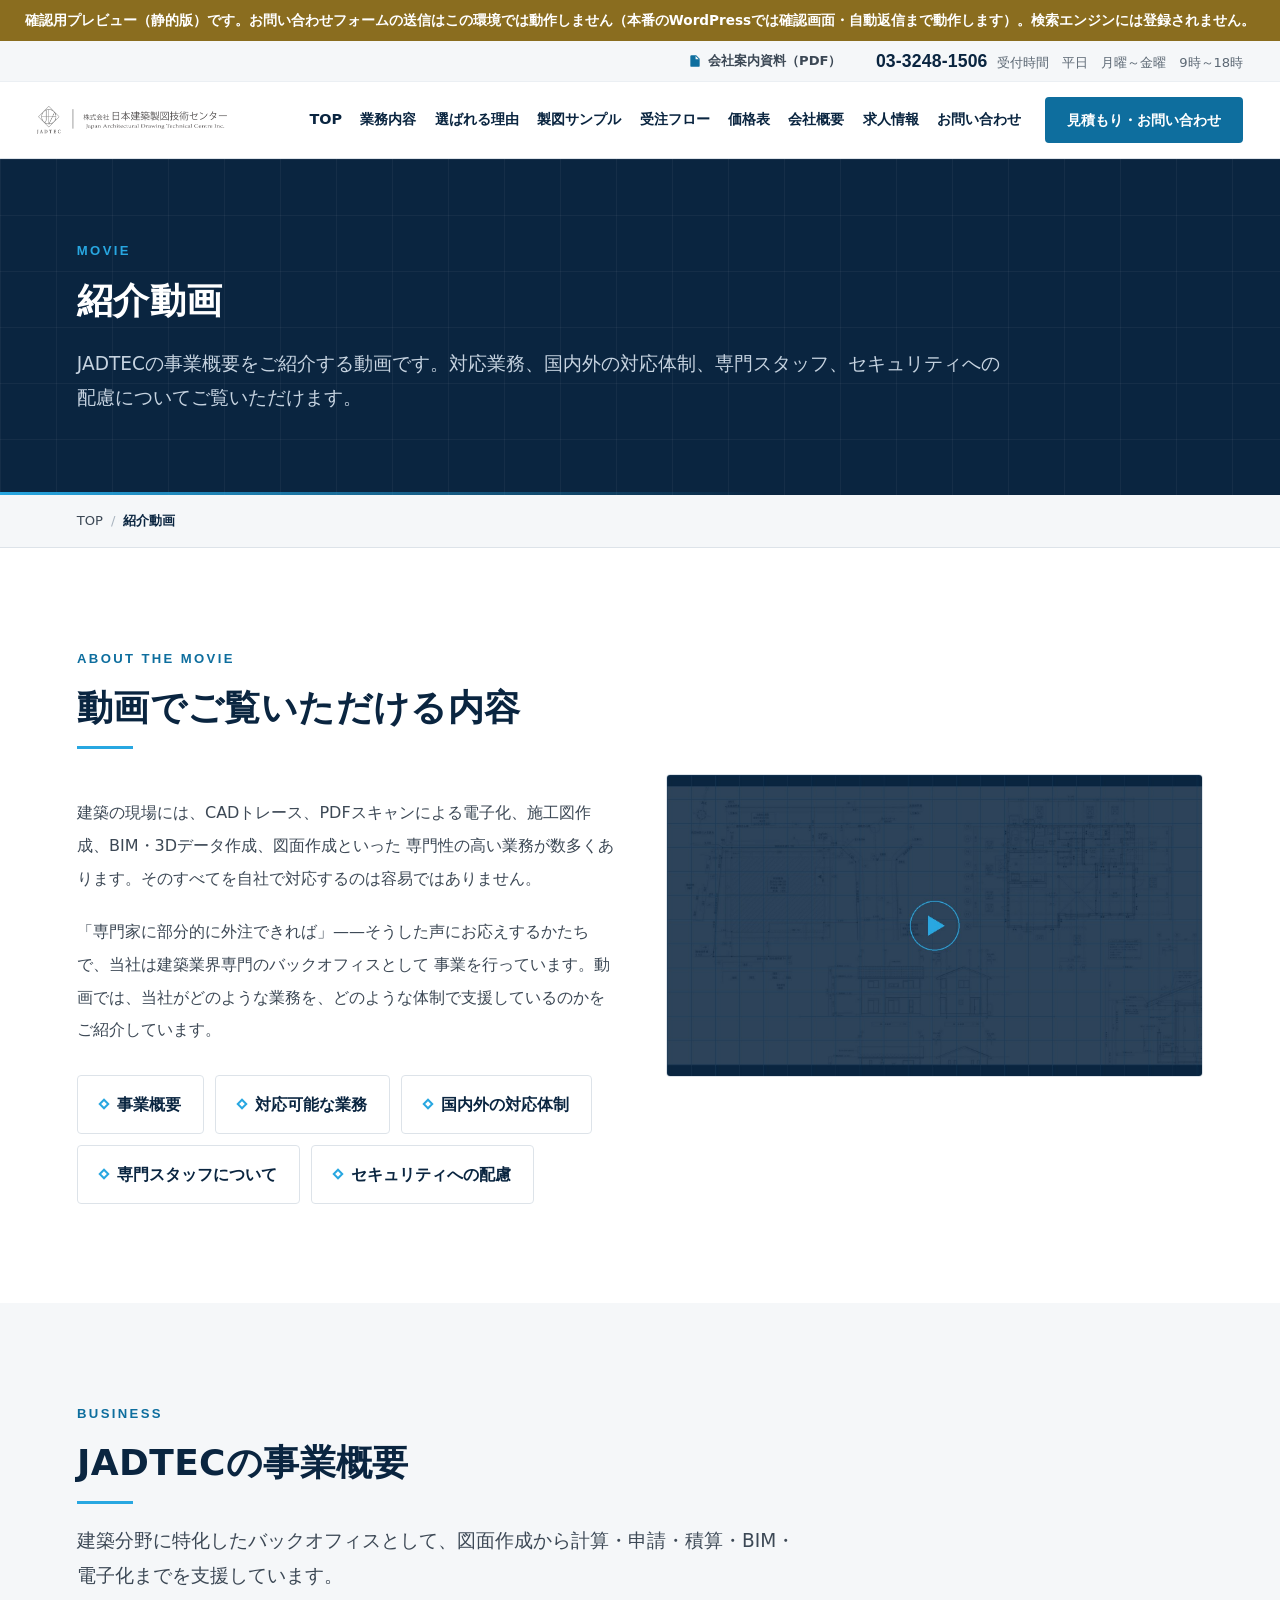
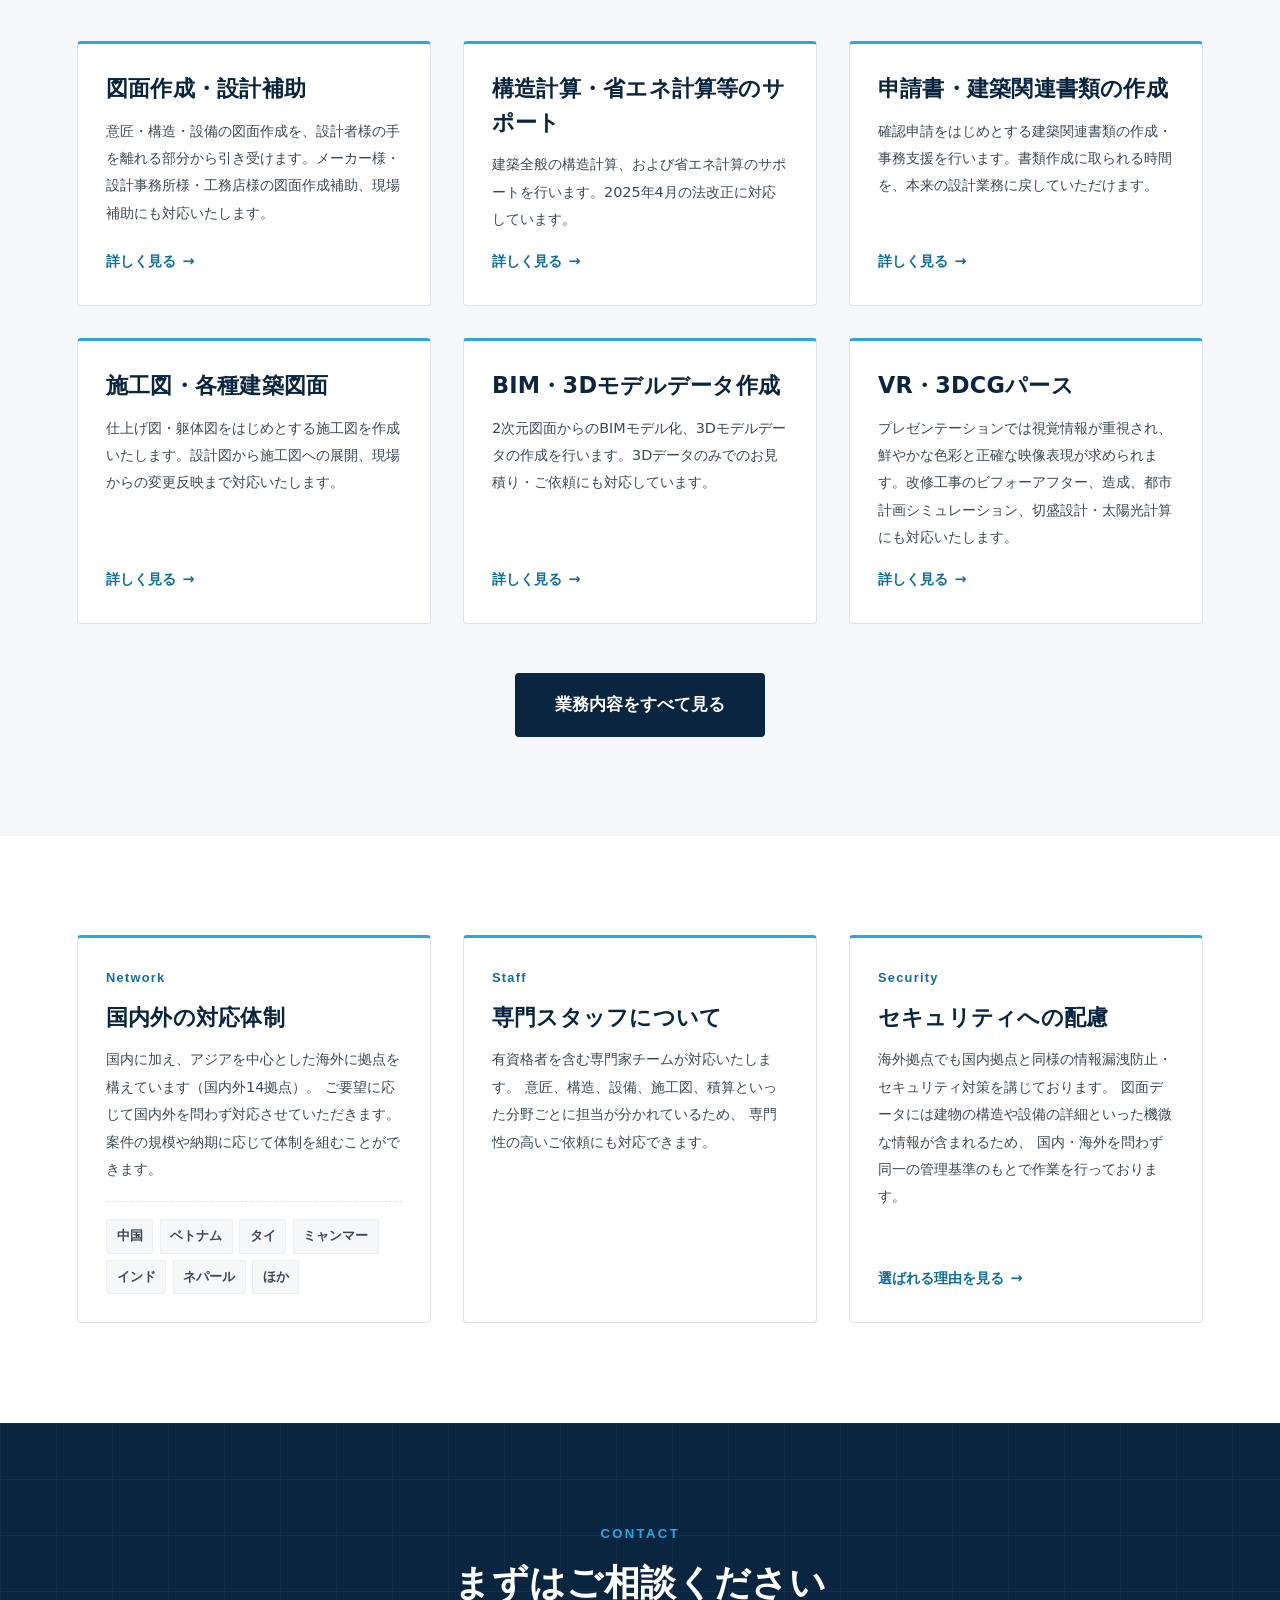
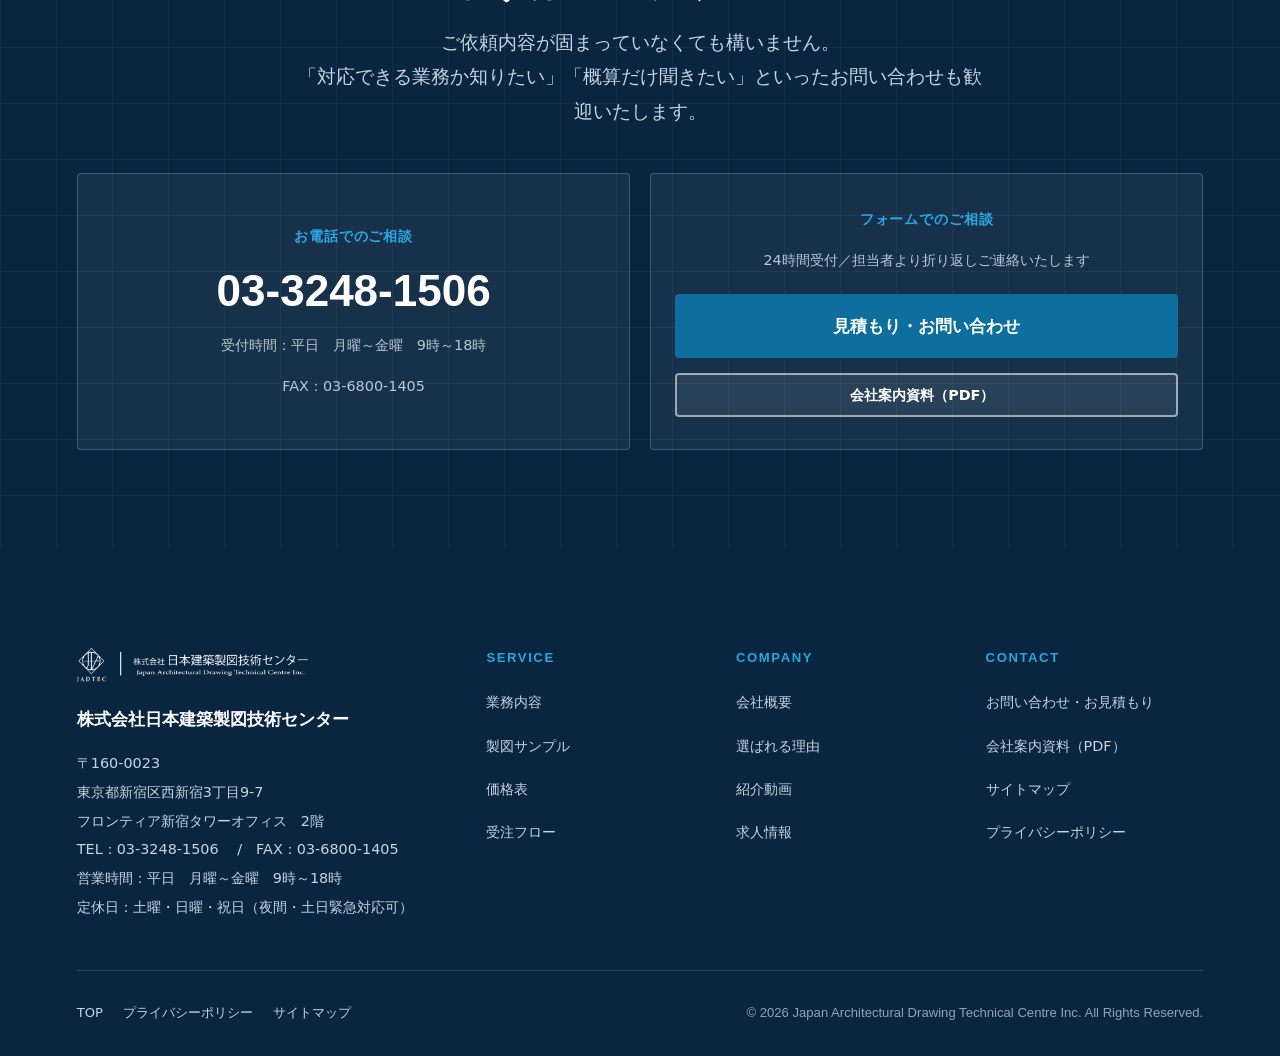
<file: movie001/index.html>
<!doctype html>
<html lang="ja">
<head>
	<meta charset="UTF-8">
	<meta name="viewport" content="width=device-width, initial-scale=1">
	<link rel="icon" href="../wp-content/themes/jadtec/assets/img/favicon.ico" sizes="any">
	<link rel="icon" type="image/png" href="../wp-content/themes/jadtec/assets/img/favicon-32.png" sizes="32x32">
	<link rel="apple-touch-icon" href="../wp-content/themes/jadtec/assets/img/favicon-180.png">
	<title>紹介動画｜株式会社日本建築製図技術センター（JADTEC）</title>
<link rel="stylesheet" href="../wp-content/themes/jadtec/assets/css/main.css">
	<meta name="description" content="JADTECの事業概要をご紹介する動画です。建築分野に特化したバックオフィスとしての対応業務、国内外の対応体制、専門スタッフ、セキュリティへの配慮についてご覧いただけます。">
	<link rel="canonical" href="../movie001/index.html">

	<meta property="og:type" content="article">
	<meta property="og:site_name" content="株式会社日本建築製図技術センター">
	<meta property="og:title" content="紹介動画｜株式会社日本建築製図技術センター（JADTEC）">
	<meta property="og:description" content="JADTECの事業概要をご紹介する動画です。建築分野に特化したバックオフィスとしての対応業務、国内外の対応体制、専門スタッフ、セキュリティへの配慮についてご覧いただけます。">
	<meta property="og:url" content="../movie001/index.html">
	<meta property="og:image" content="../wp-content/themes/jadtec/assets/img/ogp.jpg">
	<meta property="og:locale" content="ja_JP">
	<meta name="twitter:card" content="summary_large_image">
	<meta name="twitter:title" content="紹介動画｜株式会社日本建築製図技術センター（JADTEC）">
	<meta name="twitter:description" content="JADTECの事業概要をご紹介する動画です。建築分野に特化したバックオフィスとしての対応業務、国内外の対応体制、専門スタッフ、セキュリティへの配慮についてご覧いただけます。">
	<meta name="twitter:image" content="../wp-content/themes/jadtec/assets/img/ogp.jpg">
	<meta name="format-detection" content="telephone=no">
	<meta name="theme-color" content="#0A2540">
	<meta name="robots" content="noindex, nofollow">
	<script>
		/* JSが有効なときだけ、スクロール演出用に要素を隠す。
		   JSが無効・エラーの場合は何も隠れず、内容がそのまま読める（プログレッシブエンハンスメント）。
		   動きを減らす設定の利用者には、CSS側で演出そのものを無効化する。 */
		if (!window.matchMedia('(prefers-reduced-motion: reduce)').matches) {
			document.documentElement.classList.add('js-motion');
		}
	</script>
</head>
<body class="page page-movie001">
<div style="position:sticky;top:0;z-index:200;background:#8A6D1F;color:#fff;padding:.6rem 1rem;text-align:center;font-size:.85rem;font-weight:700;line-height:1.6">確認用プレビュー（静的版）です。お問い合わせフォームの送信はこの環境では動作しません（本番のWordPressでは確認画面・自動返信まで動作します）。検索エンジンには登録されません。</div>


<a class="skip" href="#main">本文へスキップ</a>

<!-- 読み進み位置のインジケーター（動きを減らす設定では非表示） -->
<div class="progress" aria-hidden="true"></div>

<header class="site-header">
	<!-- 上段：電話・営業時間・資料DL（PCのみ。SPではドロワー内に電話ボタンを出す） -->
	<div class="header__utility">
		<div class="header__utility-inner">
			<a class="header__pdf"
			   href="../wp-content/themes/jadtec/assets/doc/jadtec-company-profile.pdf"
			   target="_blank" rel="noopener">
				<svg viewBox="0 0 24 24" aria-hidden="true"><path d="M14 2H6a2 2 0 0 0-2 2v16a2 2 0 0 0 2 2h12a2 2 0 0 0 2-2V8l-6-6zm-1 7V3.5L18.5 9H13z"/></svg>
				会社案内資料（PDF）<span class="visually-hidden">別ウィンドウで開きます</span>
			</a>
			<a class="header__tel" href="tel:0332481506">
				<span class="header__tel-num">03-3248-1506</span>
				<span class="header__tel-hours">受付時間　平日　月曜～金曜　9時～18時</span>
			</a>
		</div>
	</div>

	<!-- 下段：ロゴ・ナビ・お問い合わせボタン -->
	<div class="header__inner">
		<!-- ロゴ → 必ず正式TOP -->
		<a class="brand" href="../index.html">
			<img src="../wp-content/themes/jadtec/assets/img/jadtec-logo.png"
			     alt="株式会社日本建築製図技術センター（JADTEC／ジャドテック）トップページへ"
			     width="1500" height="221" fetchpriority="high">
		</a>

		<button class="burger" type="button"
		        aria-expanded="false"
		        aria-controls="global-nav"
		        aria-label="メニューを開く">
			<span></span><span></span><span></span>
		</button>

		<div class="header__nav" id="global-nav">
			<nav aria-label="グローバルナビゲーション">
				<ul class="gnav">
																	<li>
							<a href="../index.html"
								>
								TOP							</a>
						</li>
																	<li>
							<a href="../service/index.html"
								>
								業務内容							</a>
						</li>
																	<li>
							<a href="../reasons/index.html"
								>
								選ばれる理由							</a>
						</li>
																	<li>
							<a href="../sample/index.html"
								>
								製図サンプル							</a>
						</li>
																	<li>
							<a href="../order-flow/index.html"
								>
								受注フロー							</a>
						</li>
																	<li>
							<a href="../price/index.html"
								>
								価格表							</a>
						</li>
																	<li>
							<a href="../infomation/index.html"
								>
								会社概要							</a>
						</li>
																	<li>
							<a href="../job-information/index.html"
								>
								求人情報							</a>
						</li>
																	<li>
							<a href="../contact/index.html"
								>
								お問い合わせ							</a>
						</li>
									</ul>
			</nav>

			<div class="header__cta">
				<!-- SPのドロワー内にも電話とお問い合わせを必ず出す -->
				<a class="header__tel header__tel--drawer" href="tel:0332481506">
					<span class="header__tel-num">03-3248-1506</span>
					<span class="header__tel-hours">受付時間　平日　月曜～金曜　9時～18時</span>
				</a>
				<a class="btn btn--accent" href="../contact/index.html">
					見積もり・お問い合わせ
				</a>
			</div>
		</div>
	</div>
</header>

<main id="main">

<div class="page-head">
	<div class="wrap">
		<span class="page-head__en">Movie</span>
		<h1 class="page-head__ja">紹介動画</h1>
								<p class="page-head__lead">JADTECの事業概要をご紹介する動画です。対応業務、国内外の対応体制、専門スタッフ、セキュリティへの配慮についてご覧いただけます。</p>
			</div>
</div>

	<nav class="crumbs" aria-label="パンくずリスト">
		<div class="wrap">
			<ol>
				<li><a href="../index.html">TOP</a></li>
				<li><span aria-current="page">紹介動画</span></li>
			</ol>
		</div>
	</nav>
	
<section class="section">
	<div class="wrap">
		<div class="media">
			<div class="media__body">
				<div class="sec-head">
					<span class="sec-head__en">About the movie</span>
					<h2 class="sec-head__ja">動画でご覧いただける内容</h2>
				</div>
				<p>
					建築の現場には、CADトレース、PDFスキャンによる電子化、施工図作成、BIM・3Dデータ作成、図面作成といった
					専門性の高い業務が数多くあります。そのすべてを自社で対応するのは容易ではありません。
				</p>
				<p>
					「専門家に部分的に外注できれば」——そうした声にお応えするかたちで、当社は建築業界専門のバックオフィスとして
					事業を行っています。動画では、当社がどのような業務を、どのような体制で支援しているのかをご紹介しています。
				</p>
				<ul class="fields" style="margin-top:1.75rem">
					<li>事業概要</li>
					<li>対応可能な業務</li>
					<li>国内外の対応体制</li>
					<li>専門スタッフについて</li>
					<li>セキュリティへの配慮</li>
				</ul>
			</div>

			<div class="video-frame">
				<button type="button" data-video-play
				        style="display:block;width:100%;padding:0;border:0;background:none;cursor:pointer">
					<img src="../wp-content/themes/jadtec/assets/img/video-poster.jpg"
					     alt="JADTEC紹介動画を再生する" width="1600" height="900" decoding="async">
				</button>
				<video hidden preload="none"
				       poster="../wp-content/themes/jadtec/assets/img/video-poster.jpg"
				       playsinline>
					<source src="../wp-content/themes/jadtec/assets/video/jadtec-intro.mp4" type="video/mp4">
					お使いのブラウザーは動画の再生に対応していません。
					<a href="../wp-content/themes/jadtec/assets/video/jadtec-intro.mp4">動画ファイルを直接開く</a>
				</video>
			</div>
		</div>
	</div>
</section>

<!-- 事業概要 -->
<section class="section section--alt">
	<div class="wrap">
		<div class="sec-head">
			<span class="sec-head__en">Business</span>
			<h2 class="sec-head__ja">JADTECの事業概要</h2>
			<p class="sec-head__lead">
				建築分野に特化したバックオフィスとして、図面作成から計算・申請・積算・BIM・電子化までを支援しています。
			</p>
		</div>

		<div class="grid grid--3">
							<article class="card">
					<h3 class="card__title">図面作成・設計補助</h3>
					<p class="card__text">意匠・構造・設備の図面作成を、設計者様の手を離れる部分から引き受けます。メーカー様・設計事務所様・工務店様の図面作成補助、現場補助にも対応いたします。</p>
					<a class="card__more" href="../service/index.html#drawing">詳しく見る</a>
				</article>
							<article class="card">
					<h3 class="card__title">構造計算・省エネ計算等のサポート</h3>
					<p class="card__text">建築全般の構造計算、および省エネ計算のサポートを行います。2025年4月の法改正に対応しています。</p>
					<a class="card__more" href="../service/index.html#calc">詳しく見る</a>
				</article>
							<article class="card">
					<h3 class="card__title">申請書・建築関連書類の作成</h3>
					<p class="card__text">確認申請をはじめとする建築関連書類の作成・事務支援を行います。書類作成に取られる時間を、本来の設計業務に戻していただけます。</p>
					<a class="card__more" href="../service/index.html#document">詳しく見る</a>
				</article>
							<article class="card">
					<h3 class="card__title">施工図・各種建築図面</h3>
					<p class="card__text">仕上げ図・躯体図をはじめとする施工図を作成いたします。設計図から施工図への展開、現場からの変更反映まで対応いたします。</p>
					<a class="card__more" href="../service/index.html#construction">詳しく見る</a>
				</article>
							<article class="card">
					<h3 class="card__title">BIM・3Dモデルデータ作成</h3>
					<p class="card__text">2次元図面からのBIMモデル化、3Dモデルデータの作成を行います。3Dデータのみでのお見積り・ご依頼にも対応しています。</p>
					<a class="card__more" href="../service/index.html#bim">詳しく見る</a>
				</article>
							<article class="card">
					<h3 class="card__title">VR・3DCGパース</h3>
					<p class="card__text">プレゼンテーションでは視覚情報が重視され、鮮やかな色彩と正確な映像表現が求められます。改修工事のビフォーアフター、造成、都市計画シミュレーション、切盛設計・太陽光計算にも対応いたします。</p>
					<a class="card__more" href="../service/index.html#cg">詳しく見る</a>
				</article>
					</div>

		<div class="btn-row btn-row--center" style="margin-top:3rem">
			<a class="btn btn--primary btn--lg" href="../service/index.html">業務内容をすべて見る</a>
		</div>
	</div>
</section>

<!-- 国内外の対応体制・専門スタッフ・セキュリティ -->
<section class="section">
	<div class="wrap">
		<div class="grid grid--3">
			<article class="card">
				<span class="card__num">Network</span>
				<h2 class="card__title">国内外の対応体制</h2>
				<p class="card__text">
					国内に加え、アジアを中心とした海外に拠点を構えています（国内外14拠点）。
					ご要望に応じて国内外を問わず対応させていただきます。案件の規模や納期に応じて体制を組むことができます。
				</p>
				<ul class="card__list">
											<li>中国</li>
											<li>ベトナム</li>
											<li>タイ</li>
											<li>ミャンマー</li>
											<li>インド</li>
											<li>ネパール</li>
										<li>ほか</li>
				</ul>
			</article>

			<article class="card">
				<span class="card__num">Staff</span>
				<h2 class="card__title">専門スタッフについて</h2>
				<p class="card__text">
					有資格者を含む専門家チームが対応いたします。
					意匠、構造、設備、施工図、積算といった分野ごとに担当が分かれているため、
					専門性の高いご依頼にも対応できます。
				</p>
			</article>

			<article class="card">
				<span class="card__num">Security</span>
				<h2 class="card__title">セキュリティへの配慮</h2>
				<p class="card__text">
					海外拠点でも国内拠点と同様の情報漏洩防止・セキュリティ対策を講じております。
					図面データには建物の構造や設備の詳細といった機微な情報が含まれるため、
					国内・海外を問わず同一の管理基準のもとで作業を行っております。
				</p>
				<a class="card__more" href="../reasons/index.html">選ばれる理由を見る</a>
			</article>
		</div>
	</div>
</section>

<section class="cta">
	<div class="wrap">
		<div class="sec-head sec-head--center" style="margin-bottom:0">
			<span class="sec-head__en">Contact</span>
			<h2 class="cta__title">まずはご相談ください</h2>
			<p class="cta__lead">
				ご依頼内容が固まっていなくても構いません。<br>
				「対応できる業務か知りたい」「概算だけ聞きたい」といったお問い合わせも歓迎いたします。
			</p>
		</div>

		<div class="cta__grid">
			<div class="cta__box">
				<span class="cta__label">お電話でのご相談</span>
				<a class="cta__tel" href="tel:0332481506">
					03-3248-1506				</a>
				<span class="cta__hours">受付時間：平日　月曜～金曜　9時～18時</span>
				<span class="cta__hours">FAX：03-6800-1405</span>
			</div>

			<div class="cta__box">
				<span class="cta__label">フォームでのご相談</span>
				<p class="cta__hours" style="margin-bottom:.4rem">24時間受付／担当者より折り返しご連絡いたします</p>
				<a class="btn btn--accent btn--lg btn--block" href="../contact/index.html">
					見積もり・お問い合わせ
				</a>
				<a class="btn btn--ghost btn--sm btn--block"
				   href="../wp-content/themes/jadtec/assets/doc/jadtec-company-profile.pdf"
				   target="_blank" rel="noopener">
					会社案内資料（PDF）<span class="visually-hidden">別ウィンドウで開きます</span>
				</a>
			</div>
		</div>
	</div>
</section>
</main><!-- /#main -->

<footer class="site-footer">
	<div class="wrap">
		<div class="footer__top">
			<div>
				<img class="footer__logo"
				     src="../wp-content/themes/jadtec/assets/img/jadtec-logo.png"
				     alt="" width="1500" height="221" loading="lazy" decoding="async">
				<p class="footer__name">株式会社日本建築製図技術センター</p>
				<address class="footer__info">
					〒160-0023<br>
					東京都新宿区西新宿3丁目9-7<br>
					フロンティア新宿タワーオフィス　2階<br>
					TEL：<a href="tel:0332481506">03-3248-1506</a>
					　/　FAX：03-6800-1405<br>
					営業時間：平日　月曜～金曜　9時～18時<br>
					定休日：土曜・日曜・祝日（夜間・土日緊急対応可）				</address>
			</div>

			<div class="footer__nav">
				<div>
					<h2>Service</h2>
					<ul>
						<li><a href="../service/index.html">業務内容</a></li>
						<li><a href="../sample/index.html">製図サンプル</a></li>
						<li><a href="../price/index.html">価格表</a></li>
						<li><a href="../order-flow/index.html">受注フロー</a></li>
					</ul>
				</div>
				<div>
					<h2>Company</h2>
					<ul>
						<li><a href="../infomation/index.html">会社概要</a></li>
						<li><a href="../reasons/index.html">選ばれる理由</a></li>
						<li><a href="../movie001/index.html">紹介動画</a></li>
						<li><a href="../job-information/index.html">求人情報</a></li>
					</ul>
				</div>
				<div>
					<h2>Contact</h2>
					<ul>
						<li><a href="../contact/index.html">お問い合わせ・お見積もり</a></li>
						<li>
							<a href="../wp-content/themes/jadtec/assets/doc/jadtec-company-profile.pdf"
							   target="_blank" rel="noopener">
								会社案内資料（PDF）
							</a>
						</li>
						<li><a href="../sitemap/index.html">サイトマップ</a></li>
						<li><a href="../privacy-policy/index.html">プライバシーポリシー</a></li>
					</ul>
				</div>
			</div>
		</div>

		<div class="footer__bottom">
			<ul class="footer__legal">
				<li><a href="../index.html">TOP</a></li>
				<li><a href="../privacy-policy/index.html">プライバシーポリシー</a></li>
				<li><a href="../sitemap/index.html">サイトマップ</a></li>
			</ul>
			<p class="footer__copy">
				&copy; 2026 Japan Architectural Drawing Technical Centre Inc. All Rights Reserved.
			</p>
		</div>
	</div>
</footer>

<!-- スマートフォン用の固定アクションバー（本文を隠さないよう body に下余白を確保済み） -->
<div class="mobile-bar">
	<a class="btn btn--outline" href="tel:0332481506">
		<svg class="btn__ico" viewBox="0 0 24 24" aria-hidden="true"><path d="M6.6 10.8c1.4 2.8 3.8 5.1 6.6 6.6l2.2-2.2c.3-.3.7-.4 1-.2 1.2.4 2.4.6 3.6.6.6 0 1 .4 1 1V20c0 .6-.4 1-1 1C10.6 21 3 13.4 3 4c0-.6.4-1 1-1h3.5c.6 0 1 .4 1 1 0 1.3.2 2.5.6 3.6.1.4 0 .8-.2 1l-2.3 2.2z"/></svg>
		電話する
	</a>
	<a class="btn btn--accent" href="../contact/index.html">
		<svg class="btn__ico" viewBox="0 0 24 24" aria-hidden="true"><path d="M20 4H4a2 2 0 0 0-2 2v12a2 2 0 0 0 2 2h16a2 2 0 0 0 2-2V6a2 2 0 0 0-2-2zm0 4-8 5-8-5V6l8 5 8-5v2z"/></svg>
		お問い合わせ
	</a>
</div>

<script src="../wp-content/themes/jadtec/assets/js/main.js"></script>

<script type="application/ld+json">
{
    "@context": "https://schema.org",
    "@graph": [
        {
            "@type": "Organization",
            "@id": "../#organization/index.html",
            "name": "株式会社日本建築製図技術センター",
            "alternateName": "JADTEC",
            "legalName": "Japan Architectural Drawing Technical Centre Inc.",
            "url": "../index.html",
            "logo": "../wp-content/themes/jadtec/assets/img/jadtec-logo.png",
            "telephone": "03-3248-1506",
            "faxNumber": "03-6800-1405",
            "email": "info@jadtec.co.jp",
            "address": {
                "@type": "PostalAddress",
                "addressCountry": "JP",
                "postalCode": "160-0023",
                "addressRegion": "東京都",
                "addressLocality": "新宿区",
                "streetAddress": "東京都新宿区西新宿3丁目9-7 フロンティア新宿タワーオフィス　2階"
            },
            "contactPoint": {
                "@type": "ContactPoint",
                "contactType": "sales",
                "telephone": "+81-3-3248-1506",
                "email": "info@jadtec.co.jp",
                "areaServed": "JP",
                "availableLanguage": [
                    "Japanese"
                ]
            }
        },
        {
            "@type": "WebSite",
            "@id": "../#website/index.html",
            "url": "../index.html",
            "name": "株式会社日本建築製図技術センター",
            "publisher": {
                "@id": "../#organization/index.html"
            },
            "inLanguage": "ja"
        },
        {
            "@type": "BreadcrumbList",
            "itemListElement": [
                {
                    "@type": "ListItem",
                    "position": 1,
                    "name": "TOP",
                    "item": "../index.html"
                },
                {
                    "@type": "ListItem",
                    "position": 2,
                    "name": "movie001",
                    "item": "../movie001/index.html"
                }
            ]
        }
    ]
}
</script>
</body>
</html>
</file>
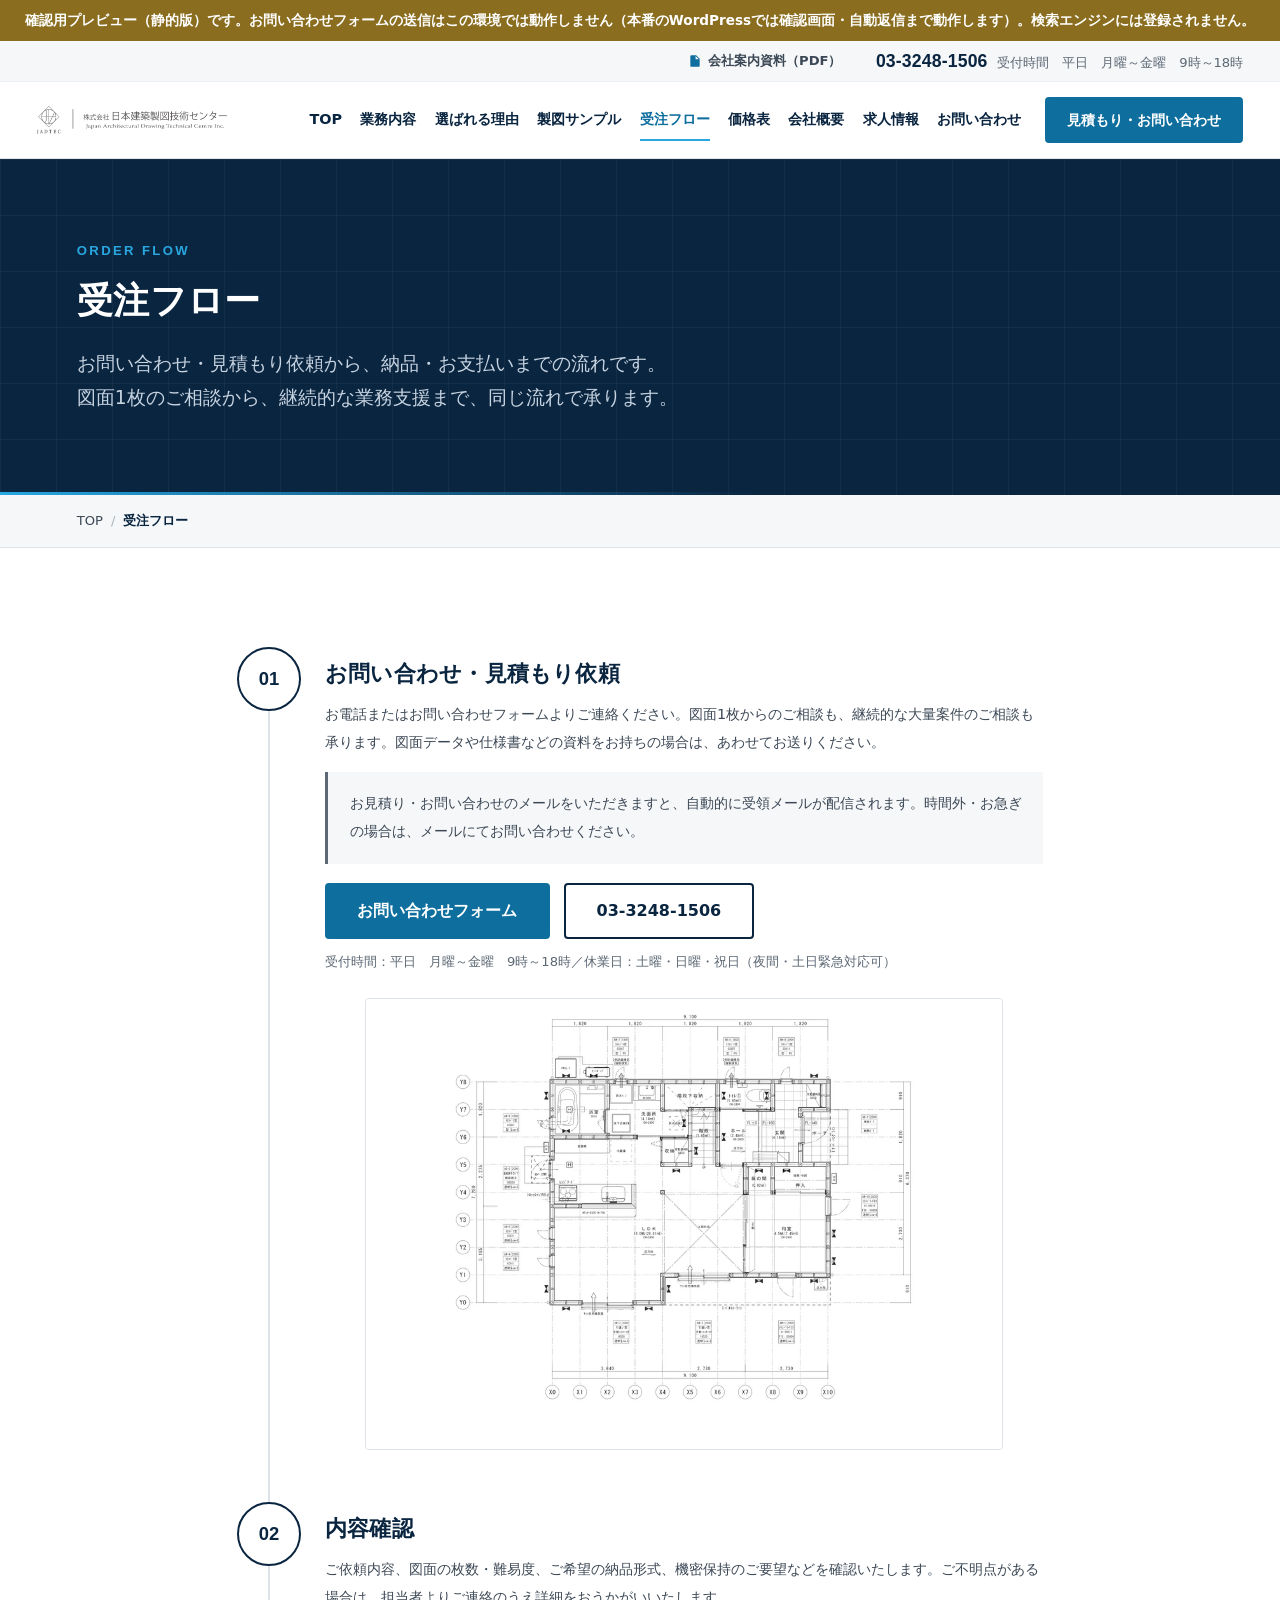
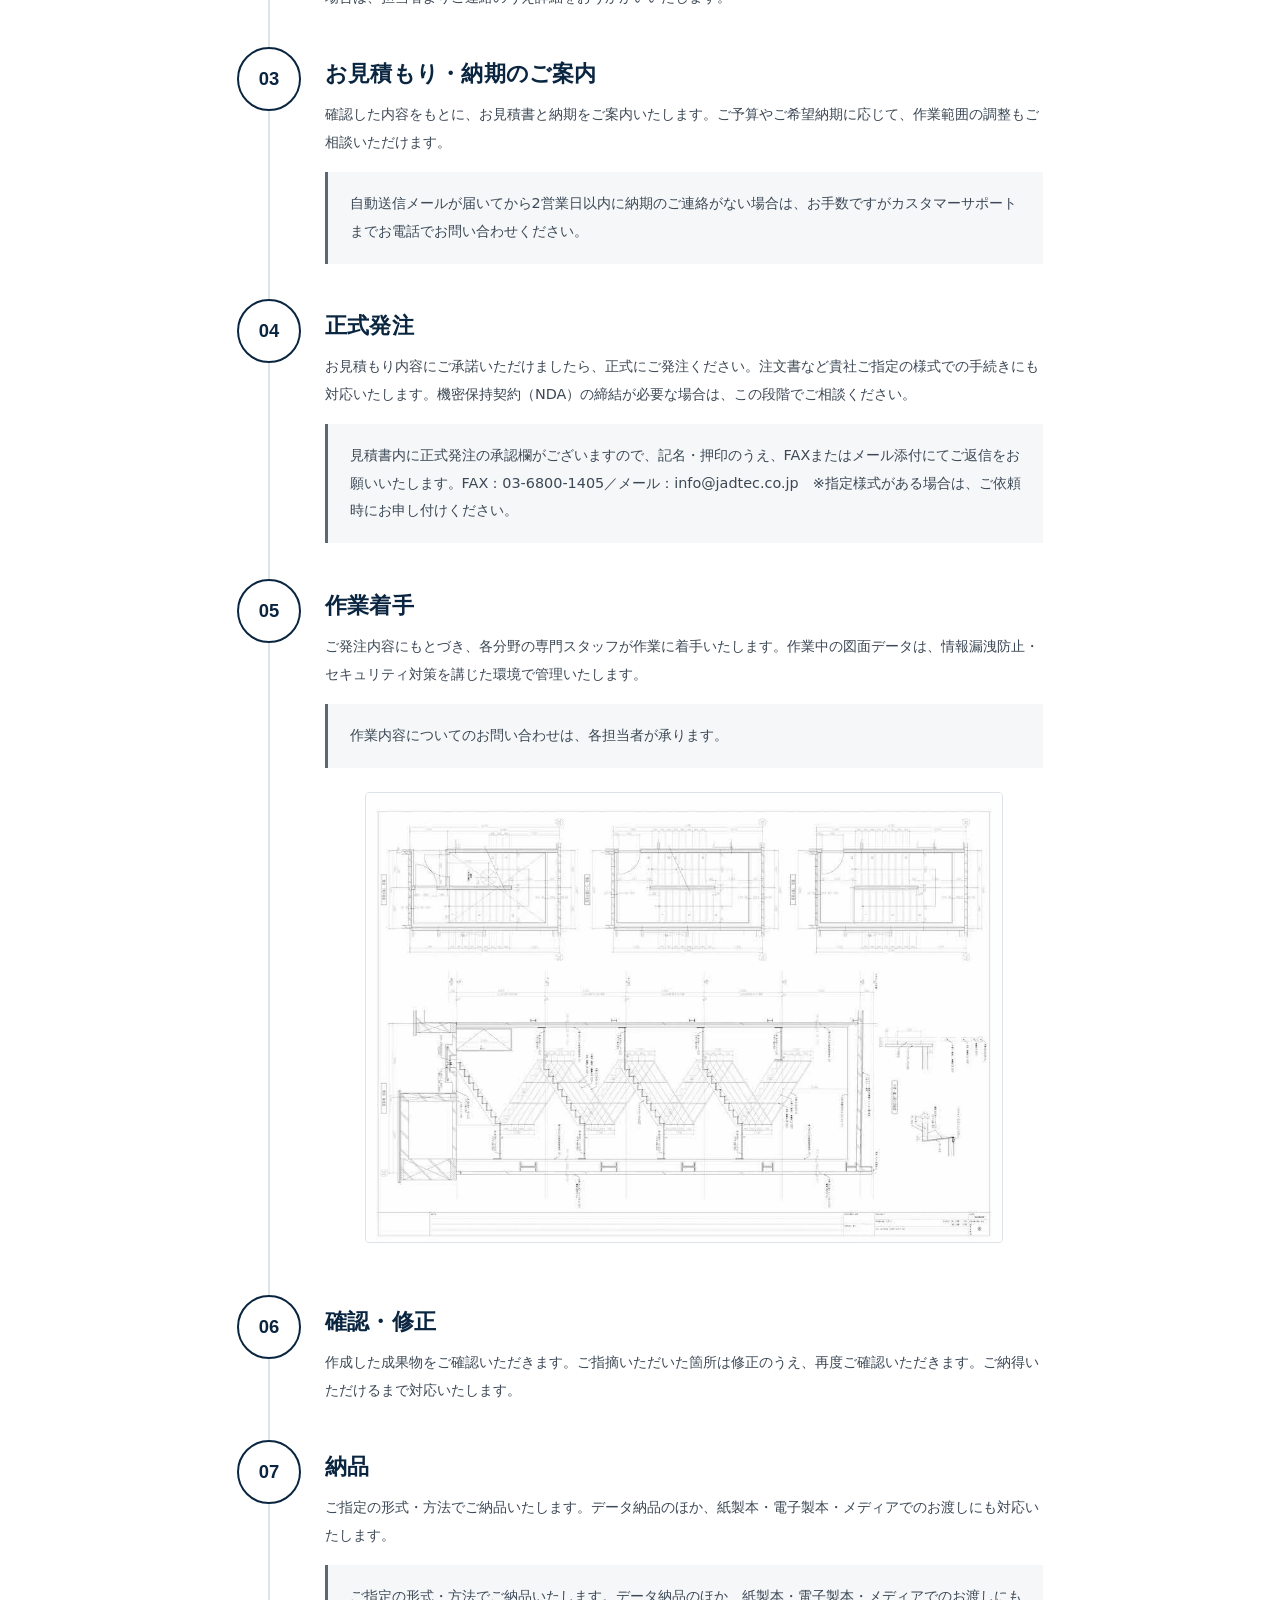
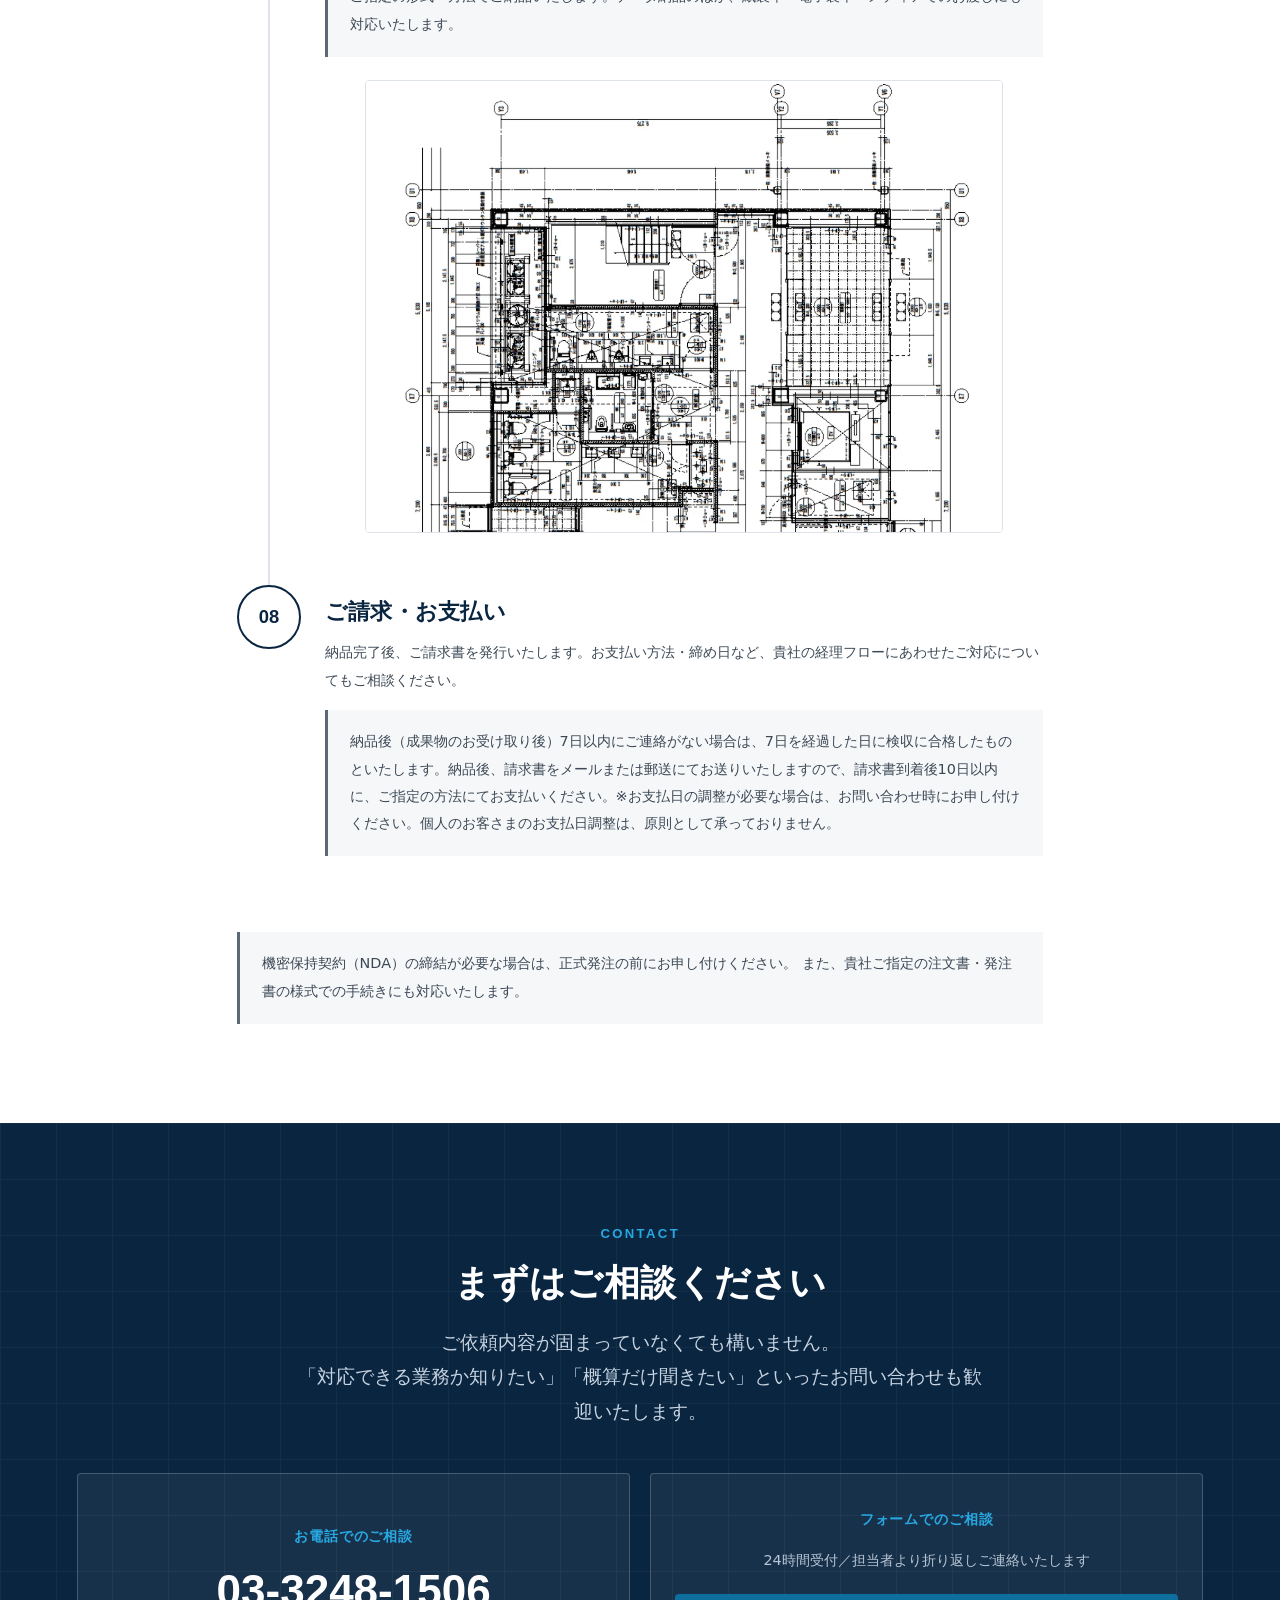
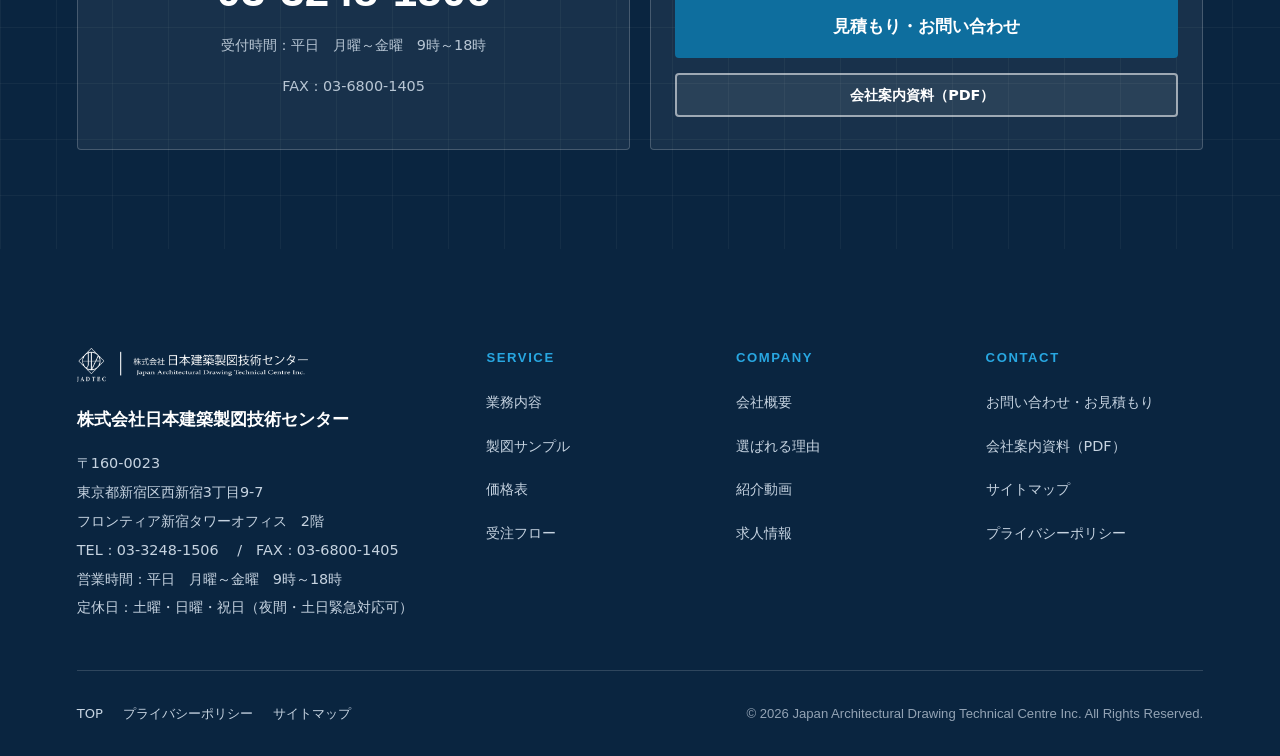
<file: order-flow/index.html>
<!doctype html>
<html lang="ja">
<head>
	<meta charset="UTF-8">
	<meta name="viewport" content="width=device-width, initial-scale=1">
	<link rel="icon" href="../wp-content/themes/jadtec/assets/img/favicon.ico" sizes="any">
	<link rel="icon" type="image/png" href="../wp-content/themes/jadtec/assets/img/favicon-32.png" sizes="32x32">
	<link rel="apple-touch-icon" href="../wp-content/themes/jadtec/assets/img/favicon-180.png">
	<title>受注フロー｜お問い合わせから納品までの流れ｜JADTEC</title>
<link rel="stylesheet" href="../wp-content/themes/jadtec/assets/css/main.css">
	<meta name="description" content="お問い合わせ・見積もり依頼から、内容確認、お見積もり・納期のご案内、正式発注、作業着手、確認・修正、納品、ご請求・お支払いまで。建築図面外注の流れを8ステップでご説明します。">
	<link rel="canonical" href="../order-flow/index.html">

	<meta property="og:type" content="article">
	<meta property="og:site_name" content="株式会社日本建築製図技術センター">
	<meta property="og:title" content="受注フロー｜お問い合わせから納品までの流れ｜JADTEC">
	<meta property="og:description" content="お問い合わせ・見積もり依頼から、内容確認、お見積もり・納期のご案内、正式発注、作業着手、確認・修正、納品、ご請求・お支払いまで。建築図面外注の流れを8ステップでご説明します。">
	<meta property="og:url" content="../order-flow/index.html">
	<meta property="og:image" content="../wp-content/themes/jadtec/assets/img/ogp.jpg">
	<meta property="og:locale" content="ja_JP">
	<meta name="twitter:card" content="summary_large_image">
	<meta name="twitter:title" content="受注フロー｜お問い合わせから納品までの流れ｜JADTEC">
	<meta name="twitter:description" content="お問い合わせ・見積もり依頼から、内容確認、お見積もり・納期のご案内、正式発注、作業着手、確認・修正、納品、ご請求・お支払いまで。建築図面外注の流れを8ステップでご説明します。">
	<meta name="twitter:image" content="../wp-content/themes/jadtec/assets/img/ogp.jpg">
	<meta name="format-detection" content="telephone=no">
	<meta name="theme-color" content="#0A2540">
	<meta name="robots" content="noindex, nofollow">
	<script>
		/* JSが有効なときだけ、スクロール演出用に要素を隠す。
		   JSが無効・エラーの場合は何も隠れず、内容がそのまま読める（プログレッシブエンハンスメント）。
		   動きを減らす設定の利用者には、CSS側で演出そのものを無効化する。 */
		if (!window.matchMedia('(prefers-reduced-motion: reduce)').matches) {
			document.documentElement.classList.add('js-motion');
		}
	</script>
</head>
<body class="page page-order-flow">
<div style="position:sticky;top:0;z-index:200;background:#8A6D1F;color:#fff;padding:.6rem 1rem;text-align:center;font-size:.85rem;font-weight:700;line-height:1.6">確認用プレビュー（静的版）です。お問い合わせフォームの送信はこの環境では動作しません（本番のWordPressでは確認画面・自動返信まで動作します）。検索エンジンには登録されません。</div>


<a class="skip" href="#main">本文へスキップ</a>

<!-- 読み進み位置のインジケーター（動きを減らす設定では非表示） -->
<div class="progress" aria-hidden="true"></div>

<header class="site-header">
	<!-- 上段：電話・営業時間・資料DL（PCのみ。SPではドロワー内に電話ボタンを出す） -->
	<div class="header__utility">
		<div class="header__utility-inner">
			<a class="header__pdf"
			   href="../wp-content/themes/jadtec/assets/doc/jadtec-company-profile.pdf"
			   target="_blank" rel="noopener">
				<svg viewBox="0 0 24 24" aria-hidden="true"><path d="M14 2H6a2 2 0 0 0-2 2v16a2 2 0 0 0 2 2h12a2 2 0 0 0 2-2V8l-6-6zm-1 7V3.5L18.5 9H13z"/></svg>
				会社案内資料（PDF）<span class="visually-hidden">別ウィンドウで開きます</span>
			</a>
			<a class="header__tel" href="tel:0332481506">
				<span class="header__tel-num">03-3248-1506</span>
				<span class="header__tel-hours">受付時間　平日　月曜～金曜　9時～18時</span>
			</a>
		</div>
	</div>

	<!-- 下段：ロゴ・ナビ・お問い合わせボタン -->
	<div class="header__inner">
		<!-- ロゴ → 必ず正式TOP -->
		<a class="brand" href="../index.html">
			<img src="../wp-content/themes/jadtec/assets/img/jadtec-logo.png"
			     alt="株式会社日本建築製図技術センター（JADTEC／ジャドテック）トップページへ"
			     width="1500" height="221" fetchpriority="high">
		</a>

		<button class="burger" type="button"
		        aria-expanded="false"
		        aria-controls="global-nav"
		        aria-label="メニューを開く">
			<span></span><span></span><span></span>
		</button>

		<div class="header__nav" id="global-nav">
			<nav aria-label="グローバルナビゲーション">
				<ul class="gnav">
																	<li>
							<a href="../index.html"
								>
								TOP							</a>
						</li>
																	<li>
							<a href="../service/index.html"
								>
								業務内容							</a>
						</li>
																	<li>
							<a href="../reasons/index.html"
								>
								選ばれる理由							</a>
						</li>
																	<li>
							<a href="../sample/index.html"
								>
								製図サンプル							</a>
						</li>
																	<li>
							<a href="../order-flow/index.html"
								 aria-current="page">
								受注フロー							</a>
						</li>
																	<li>
							<a href="../price/index.html"
								>
								価格表							</a>
						</li>
																	<li>
							<a href="../infomation/index.html"
								>
								会社概要							</a>
						</li>
																	<li>
							<a href="../job-information/index.html"
								>
								求人情報							</a>
						</li>
																	<li>
							<a href="../contact/index.html"
								>
								お問い合わせ							</a>
						</li>
									</ul>
			</nav>

			<div class="header__cta">
				<!-- SPのドロワー内にも電話とお問い合わせを必ず出す -->
				<a class="header__tel header__tel--drawer" href="tel:0332481506">
					<span class="header__tel-num">03-3248-1506</span>
					<span class="header__tel-hours">受付時間　平日　月曜～金曜　9時～18時</span>
				</a>
				<a class="btn btn--accent" href="../contact/index.html">
					見積もり・お問い合わせ
				</a>
			</div>
		</div>
	</div>
</header>

<main id="main">

<div class="page-head">
	<div class="wrap">
		<span class="page-head__en">Order Flow</span>
		<h1 class="page-head__ja">受注フロー</h1>
								<p class="page-head__lead">お問い合わせ・見積もり依頼から、納品・お支払いまでの流れです。<br>
図面1枚のご相談から、継続的な業務支援まで、同じ流れで承ります。</p>
			</div>
</div>

	<nav class="crumbs" aria-label="パンくずリスト">
		<div class="wrap">
			<ol>
				<li><a href="../index.html">TOP</a></li>
				<li><span aria-current="page">受注フロー</span></li>
			</ol>
		</div>
	</nav>
	
<section class="section">
	<div class="wrap wrap--narrow">
		<ol class="flow">
											<li class="flow__item">
					<div class="flow__no" aria-hidden="true">01</div>
					<div class="flow__body">
						<h2 class="flow__title">
							<span class="visually-hidden">ステップ1：</span>
							お問い合わせ・見積もり依頼						</h2>
						<p class="flow__text">お電話またはお問い合わせフォームよりご連絡ください。図面1枚からのご相談も、継続的な大量案件のご相談も承ります。図面データや仕様書などの資料をお持ちの場合は、あわせてお送りください。</p>

													<div class="note" style="margin-top:1rem">
								お見積り・お問い合わせのメールをいただきますと、自動的に受領メールが配信されます。時間外・お急ぎの場合は、メールにてお問い合わせください。							</div>
						
													<div class="btn-row" style="margin-top:1.25rem">
								<a class="btn btn--accent" href="../contact/index.html">お問い合わせフォーム</a>
								<a class="btn btn--outline" href="tel:0332481506">
									03-3248-1506								</a>
							</div>
							<p class="field__hint" style="margin-top:.75rem">
								受付時間：平日　月曜～金曜　9時～18時／休業日：土曜・日曜・祝日（夜間・土日緊急対応可）							</p>
						
													<figure style="margin-top:1.5rem;border:1px solid var(--line);border-radius:var(--radius);overflow:hidden;background:var(--bg-alt)">
								<picture><source srcset="../wp-content/themes/jadtec/assets/img/samples/sample-floor-plan-01.webp" type="image/webp"><img src="../wp-content/themes/jadtec/assets/img/samples/sample-floor-plan-01.jpg" alt="ご相談時にお送りいただく図面の例（平面図）" class="" loading="lazy" decoding="async" width="1000" height="707"></picture>							</figure>
											</div>
				</li>
											<li class="flow__item">
					<div class="flow__no" aria-hidden="true">02</div>
					<div class="flow__body">
						<h2 class="flow__title">
							<span class="visually-hidden">ステップ2：</span>
							内容確認						</h2>
						<p class="flow__text">ご依頼内容、図面の枚数・難易度、ご希望の納品形式、機密保持のご要望などを確認いたします。ご不明点がある場合は、担当者よりご連絡のうえ詳細をおうかがいいたします。</p>

						
						
											</div>
				</li>
											<li class="flow__item">
					<div class="flow__no" aria-hidden="true">03</div>
					<div class="flow__body">
						<h2 class="flow__title">
							<span class="visually-hidden">ステップ3：</span>
							お見積もり・納期のご案内						</h2>
						<p class="flow__text">確認した内容をもとに、お見積書と納期をご案内いたします。ご予算やご希望納期に応じて、作業範囲の調整もご相談いただけます。</p>

													<div class="note" style="margin-top:1rem">
								自動送信メールが届いてから2営業日以内に納期のご連絡がない場合は、お手数ですがカスタマーサポートまでお電話でお問い合わせください。							</div>
						
						
											</div>
				</li>
											<li class="flow__item">
					<div class="flow__no" aria-hidden="true">04</div>
					<div class="flow__body">
						<h2 class="flow__title">
							<span class="visually-hidden">ステップ4：</span>
							正式発注						</h2>
						<p class="flow__text">お見積もり内容にご承諾いただけましたら、正式にご発注ください。注文書など貴社ご指定の様式での手続きにも対応いたします。機密保持契約（NDA）の締結が必要な場合は、この段階でご相談ください。</p>

													<div class="note" style="margin-top:1rem">
								見積書内に正式発注の承認欄がございますので、記名・押印のうえ、FAXまたはメール添付にてご返信をお願いいたします。FAX：03-6800-1405／メール：info@jadtec.co.jp　※指定様式がある場合は、ご依頼時にお申し付けください。							</div>
						
						
											</div>
				</li>
											<li class="flow__item">
					<div class="flow__no" aria-hidden="true">05</div>
					<div class="flow__body">
						<h2 class="flow__title">
							<span class="visually-hidden">ステップ5：</span>
							作業着手						</h2>
						<p class="flow__text">ご発注内容にもとづき、各分野の専門スタッフが作業に着手いたします。作業中の図面データは、情報漏洩防止・セキュリティ対策を講じた環境で管理いたします。</p>

													<div class="note" style="margin-top:1rem">
								作業内容についてのお問い合わせは、各担当者が承ります。							</div>
						
						
													<figure style="margin-top:1.5rem;border:1px solid var(--line);border-radius:var(--radius);overflow:hidden;background:var(--bg-alt)">
								<picture><source srcset="../wp-content/themes/jadtec/assets/img/samples/sample-stair-detail-01.webp" type="image/webp"><img src="../wp-content/themes/jadtec/assets/img/samples/sample-stair-detail-01.jpg" alt="作業中の図面の例（階段詳細図）" class="" loading="lazy" decoding="async" width="1000" height="707"></picture>							</figure>
											</div>
				</li>
											<li class="flow__item">
					<div class="flow__no" aria-hidden="true">06</div>
					<div class="flow__body">
						<h2 class="flow__title">
							<span class="visually-hidden">ステップ6：</span>
							確認・修正						</h2>
						<p class="flow__text">作成した成果物をご確認いただきます。ご指摘いただいた箇所は修正のうえ、再度ご確認いただきます。ご納得いただけるまで対応いたします。</p>

						
						
											</div>
				</li>
											<li class="flow__item">
					<div class="flow__no" aria-hidden="true">07</div>
					<div class="flow__body">
						<h2 class="flow__title">
							<span class="visually-hidden">ステップ7：</span>
							納品						</h2>
						<p class="flow__text">ご指定の形式・方法でご納品いたします。データ納品のほか、紙製本・電子製本・メディアでのお渡しにも対応いたします。</p>

													<div class="note" style="margin-top:1rem">
								ご指定の形式・方法でご納品いたします。データ納品のほか、紙製本・電子製本・メディアでのお渡しにも対応いたします。							</div>
						
						
													<figure style="margin-top:1.5rem;border:1px solid var(--line);border-radius:var(--radius);overflow:hidden;background:var(--bg-alt)">
								<picture><source srcset="../wp-content/themes/jadtec/assets/img/samples/sample-trace-after-01.webp" type="image/webp"><img src="../wp-content/themes/jadtec/assets/img/samples/sample-trace-after-01.jpg" alt="納品データの例（CADデータへ電子化した図面）" class="" loading="lazy" decoding="async" width="1000" height="707"></picture>							</figure>
											</div>
				</li>
											<li class="flow__item">
					<div class="flow__no" aria-hidden="true">08</div>
					<div class="flow__body">
						<h2 class="flow__title">
							<span class="visually-hidden">ステップ8：</span>
							ご請求・お支払い						</h2>
						<p class="flow__text">納品完了後、ご請求書を発行いたします。お支払い方法・締め日など、貴社の経理フローにあわせたご対応についてもご相談ください。</p>

													<div class="note" style="margin-top:1rem">
								納品後（成果物のお受け取り後）7日以内にご連絡がない場合は、7日を経過した日に検収に合格したものといたします。納品後、請求書をメールまたは郵送にてお送りいたしますので、請求書到着後10日以内に、ご指定の方法にてお支払いください。※お支払日の調整が必要な場合は、お問い合わせ時にお申し付けください。個人のお客さまのお支払日調整は、原則として承っておりません。							</div>
						
						
											</div>
				</li>
					</ol>

		<div class="note" style="margin-top:2.5rem">
			<p>
				機密保持契約（NDA）の締結が必要な場合は、正式発注の前にお申し付けください。
				また、貴社ご指定の注文書・発注書の様式での手続きにも対応いたします。
			</p>
		</div>
	</div>
</section>

<section class="cta">
	<div class="wrap">
		<div class="sec-head sec-head--center" style="margin-bottom:0">
			<span class="sec-head__en">Contact</span>
			<h2 class="cta__title">まずはご相談ください</h2>
			<p class="cta__lead">
				ご依頼内容が固まっていなくても構いません。<br>
				「対応できる業務か知りたい」「概算だけ聞きたい」といったお問い合わせも歓迎いたします。
			</p>
		</div>

		<div class="cta__grid">
			<div class="cta__box">
				<span class="cta__label">お電話でのご相談</span>
				<a class="cta__tel" href="tel:0332481506">
					03-3248-1506				</a>
				<span class="cta__hours">受付時間：平日　月曜～金曜　9時～18時</span>
				<span class="cta__hours">FAX：03-6800-1405</span>
			</div>

			<div class="cta__box">
				<span class="cta__label">フォームでのご相談</span>
				<p class="cta__hours" style="margin-bottom:.4rem">24時間受付／担当者より折り返しご連絡いたします</p>
				<a class="btn btn--accent btn--lg btn--block" href="../contact/index.html">
					見積もり・お問い合わせ
				</a>
				<a class="btn btn--ghost btn--sm btn--block"
				   href="../wp-content/themes/jadtec/assets/doc/jadtec-company-profile.pdf"
				   target="_blank" rel="noopener">
					会社案内資料（PDF）<span class="visually-hidden">別ウィンドウで開きます</span>
				</a>
			</div>
		</div>
	</div>
</section>
</main><!-- /#main -->

<footer class="site-footer">
	<div class="wrap">
		<div class="footer__top">
			<div>
				<img class="footer__logo"
				     src="../wp-content/themes/jadtec/assets/img/jadtec-logo.png"
				     alt="" width="1500" height="221" loading="lazy" decoding="async">
				<p class="footer__name">株式会社日本建築製図技術センター</p>
				<address class="footer__info">
					〒160-0023<br>
					東京都新宿区西新宿3丁目9-7<br>
					フロンティア新宿タワーオフィス　2階<br>
					TEL：<a href="tel:0332481506">03-3248-1506</a>
					　/　FAX：03-6800-1405<br>
					営業時間：平日　月曜～金曜　9時～18時<br>
					定休日：土曜・日曜・祝日（夜間・土日緊急対応可）				</address>
			</div>

			<div class="footer__nav">
				<div>
					<h2>Service</h2>
					<ul>
						<li><a href="../service/index.html">業務内容</a></li>
						<li><a href="../sample/index.html">製図サンプル</a></li>
						<li><a href="../price/index.html">価格表</a></li>
						<li><a href="../order-flow/index.html">受注フロー</a></li>
					</ul>
				</div>
				<div>
					<h2>Company</h2>
					<ul>
						<li><a href="../infomation/index.html">会社概要</a></li>
						<li><a href="../reasons/index.html">選ばれる理由</a></li>
						<li><a href="../movie001/index.html">紹介動画</a></li>
						<li><a href="../job-information/index.html">求人情報</a></li>
					</ul>
				</div>
				<div>
					<h2>Contact</h2>
					<ul>
						<li><a href="../contact/index.html">お問い合わせ・お見積もり</a></li>
						<li>
							<a href="../wp-content/themes/jadtec/assets/doc/jadtec-company-profile.pdf"
							   target="_blank" rel="noopener">
								会社案内資料（PDF）
							</a>
						</li>
						<li><a href="../sitemap/index.html">サイトマップ</a></li>
						<li><a href="../privacy-policy/index.html">プライバシーポリシー</a></li>
					</ul>
				</div>
			</div>
		</div>

		<div class="footer__bottom">
			<ul class="footer__legal">
				<li><a href="../index.html">TOP</a></li>
				<li><a href="../privacy-policy/index.html">プライバシーポリシー</a></li>
				<li><a href="../sitemap/index.html">サイトマップ</a></li>
			</ul>
			<p class="footer__copy">
				&copy; 2026 Japan Architectural Drawing Technical Centre Inc. All Rights Reserved.
			</p>
		</div>
	</div>
</footer>

<!-- スマートフォン用の固定アクションバー（本文を隠さないよう body に下余白を確保済み） -->
<div class="mobile-bar">
	<a class="btn btn--outline" href="tel:0332481506">
		<svg class="btn__ico" viewBox="0 0 24 24" aria-hidden="true"><path d="M6.6 10.8c1.4 2.8 3.8 5.1 6.6 6.6l2.2-2.2c.3-.3.7-.4 1-.2 1.2.4 2.4.6 3.6.6.6 0 1 .4 1 1V20c0 .6-.4 1-1 1C10.6 21 3 13.4 3 4c0-.6.4-1 1-1h3.5c.6 0 1 .4 1 1 0 1.3.2 2.5.6 3.6.1.4 0 .8-.2 1l-2.3 2.2z"/></svg>
		電話する
	</a>
	<a class="btn btn--accent" href="../contact/index.html">
		<svg class="btn__ico" viewBox="0 0 24 24" aria-hidden="true"><path d="M20 4H4a2 2 0 0 0-2 2v12a2 2 0 0 0 2 2h16a2 2 0 0 0 2-2V6a2 2 0 0 0-2-2zm0 4-8 5-8-5V6l8 5 8-5v2z"/></svg>
		お問い合わせ
	</a>
</div>

<script src="../wp-content/themes/jadtec/assets/js/main.js"></script>

<script type="application/ld+json">
{
    "@context": "https://schema.org",
    "@graph": [
        {
            "@type": "Organization",
            "@id": "../#organization/index.html",
            "name": "株式会社日本建築製図技術センター",
            "alternateName": "JADTEC",
            "legalName": "Japan Architectural Drawing Technical Centre Inc.",
            "url": "../index.html",
            "logo": "../wp-content/themes/jadtec/assets/img/jadtec-logo.png",
            "telephone": "03-3248-1506",
            "faxNumber": "03-6800-1405",
            "email": "info@jadtec.co.jp",
            "address": {
                "@type": "PostalAddress",
                "addressCountry": "JP",
                "postalCode": "160-0023",
                "addressRegion": "東京都",
                "addressLocality": "新宿区",
                "streetAddress": "東京都新宿区西新宿3丁目9-7 フロンティア新宿タワーオフィス　2階"
            },
            "contactPoint": {
                "@type": "ContactPoint",
                "contactType": "sales",
                "telephone": "+81-3-3248-1506",
                "email": "info@jadtec.co.jp",
                "areaServed": "JP",
                "availableLanguage": [
                    "Japanese"
                ]
            }
        },
        {
            "@type": "WebSite",
            "@id": "../#website/index.html",
            "url": "../index.html",
            "name": "株式会社日本建築製図技術センター",
            "publisher": {
                "@id": "../#organization/index.html"
            },
            "inLanguage": "ja"
        },
        {
            "@type": "BreadcrumbList",
            "itemListElement": [
                {
                    "@type": "ListItem",
                    "position": 1,
                    "name": "TOP",
                    "item": "../index.html"
                },
                {
                    "@type": "ListItem",
                    "position": 2,
                    "name": "受注フロー",
                    "item": "../order-flow/index.html"
                }
            ]
        }
    ]
}
</script>
</body>
</html>
</file>
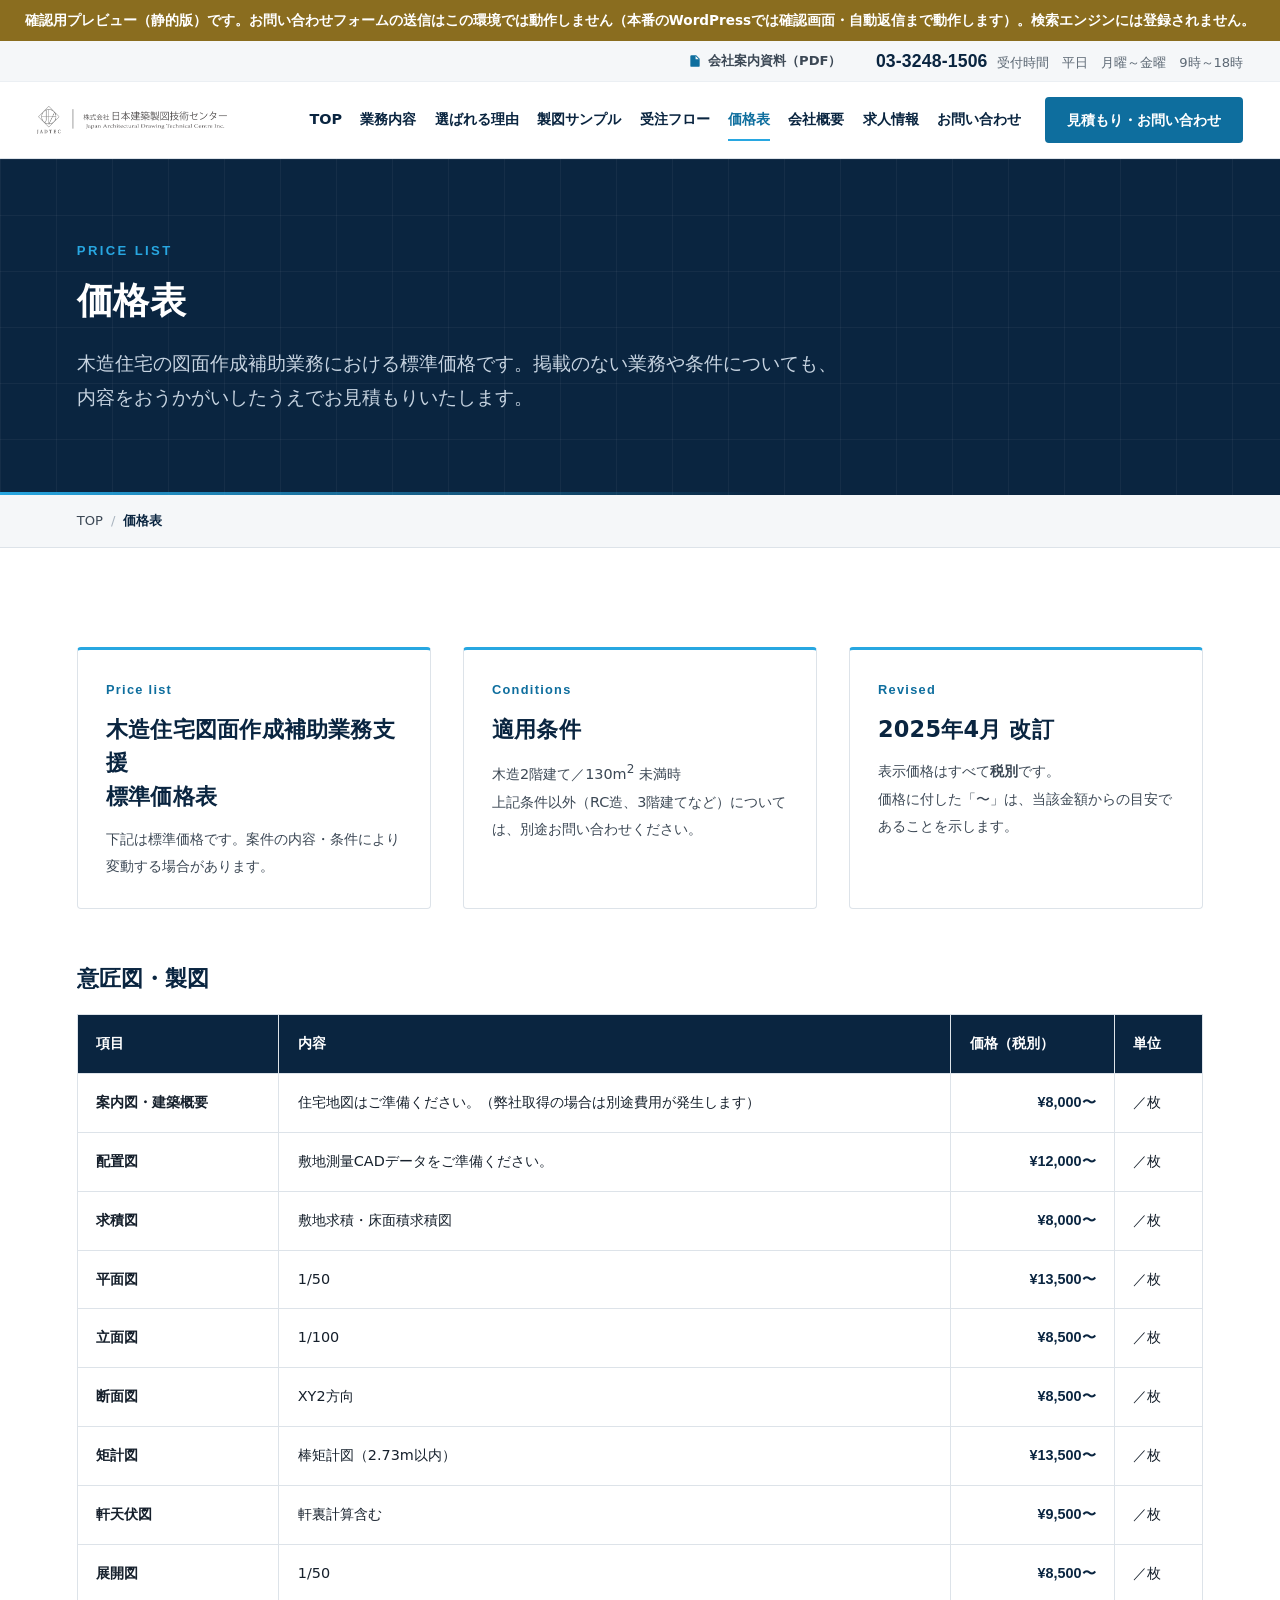
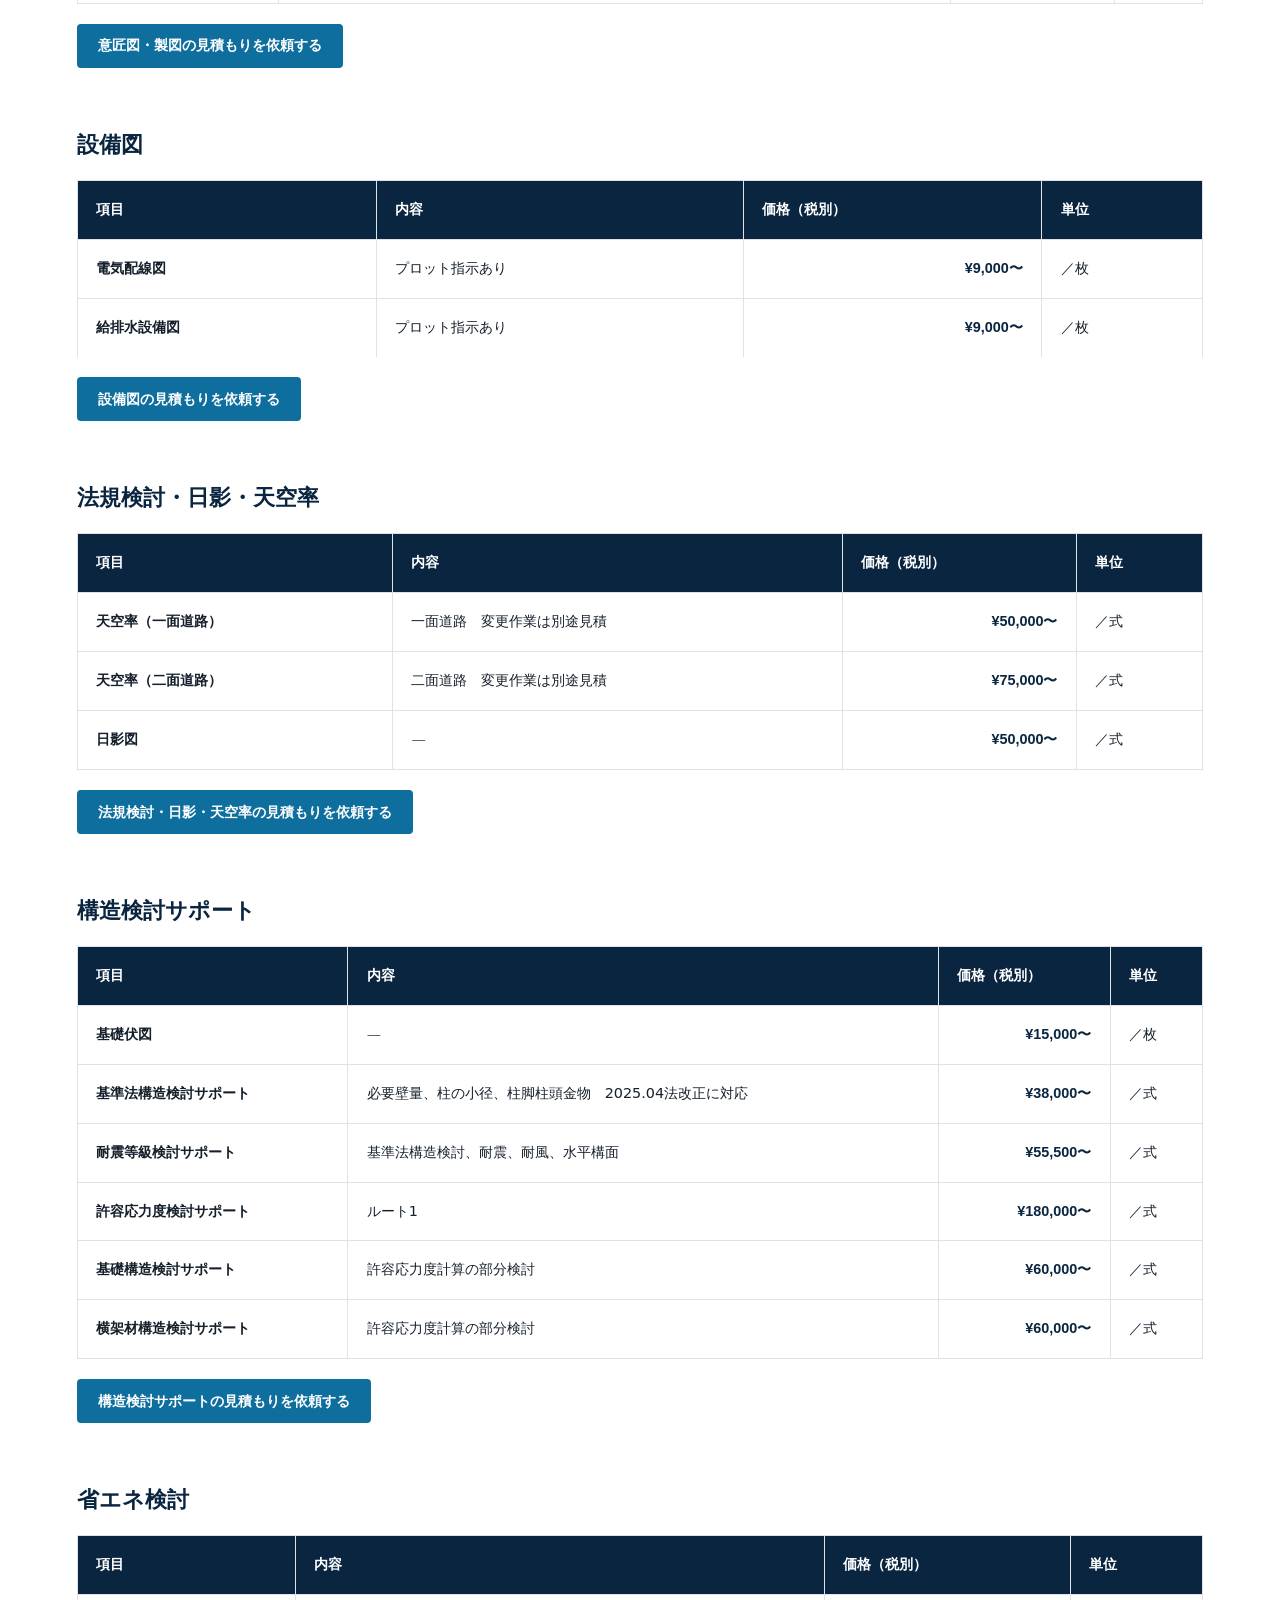
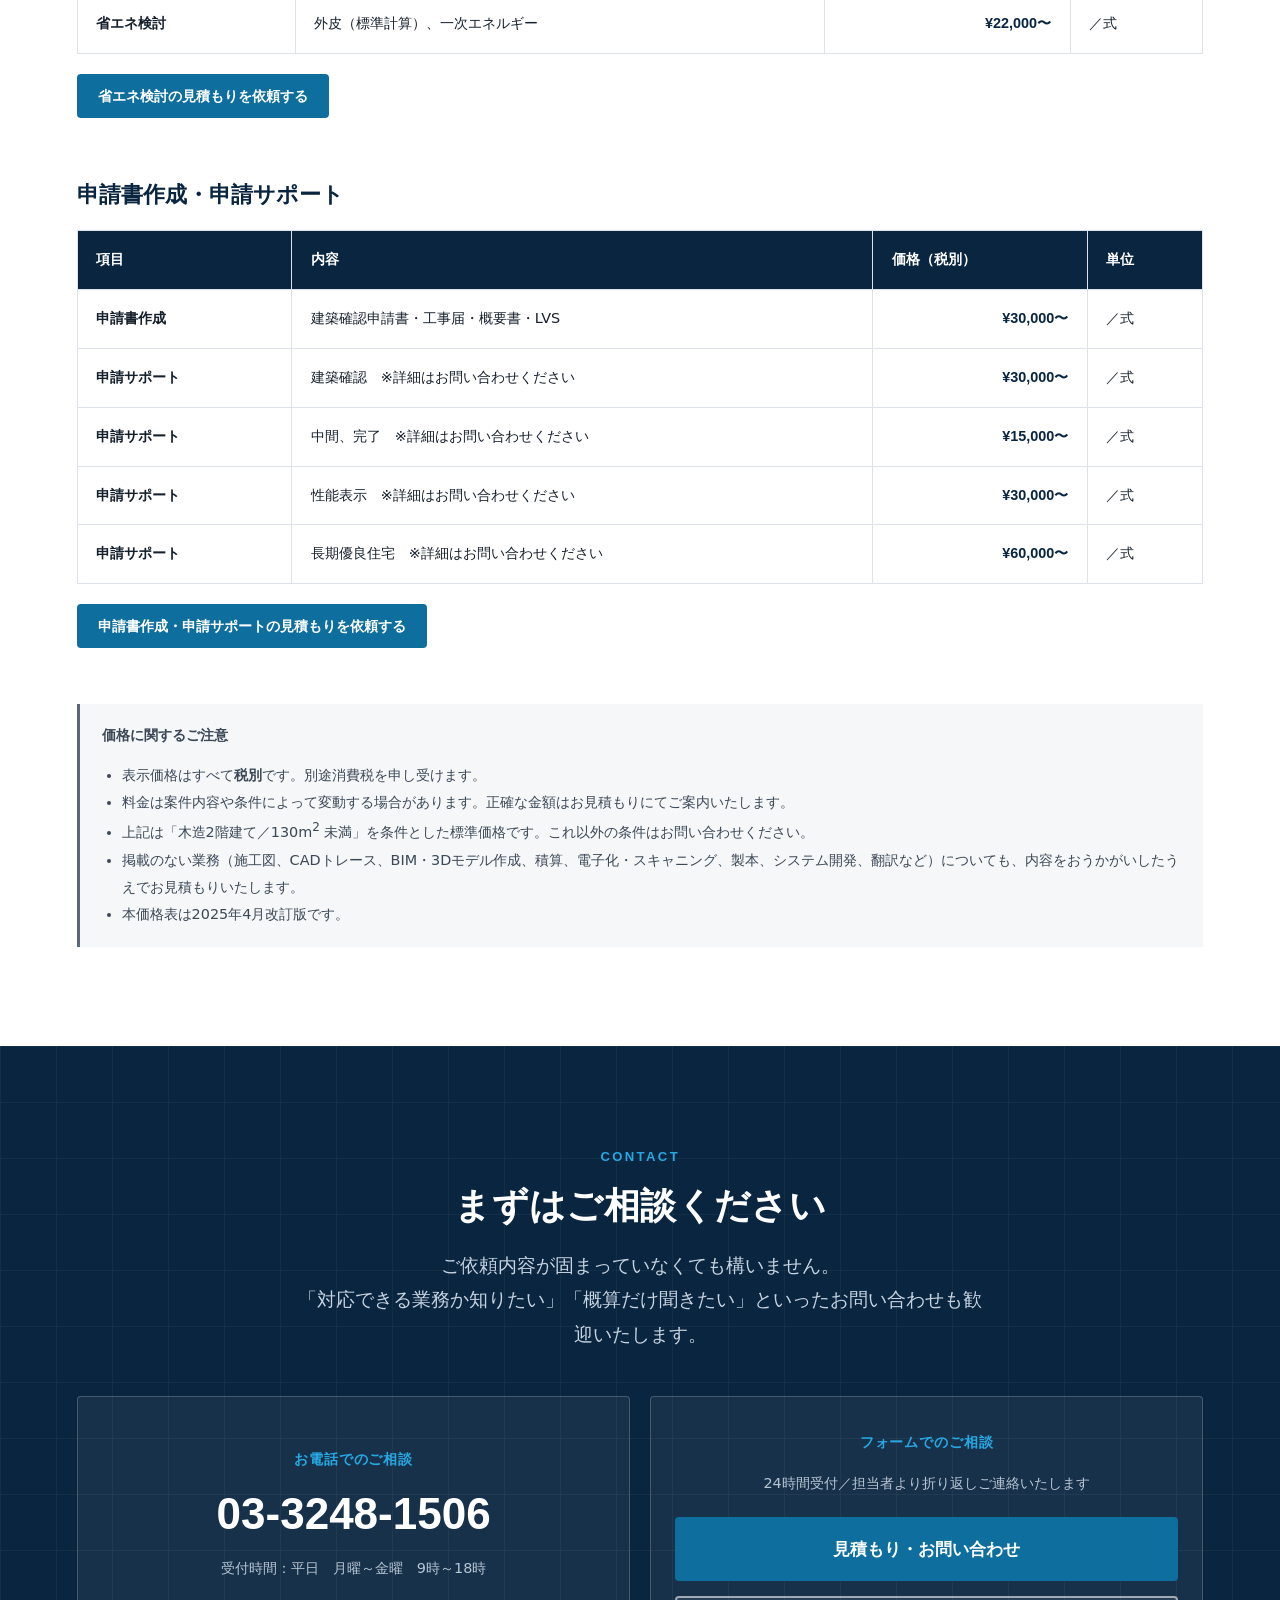
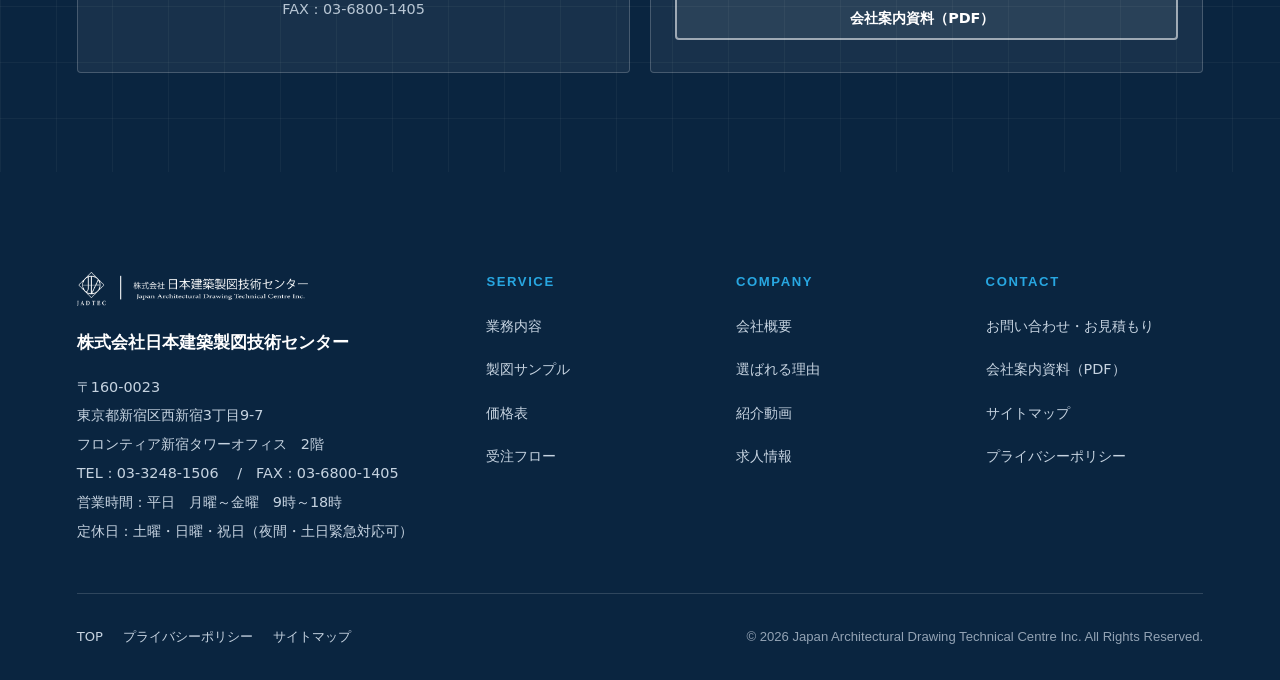
<file: price/index.html>
<!doctype html>
<html lang="ja">
<head>
	<meta charset="UTF-8">
	<meta name="viewport" content="width=device-width, initial-scale=1">
	<link rel="icon" href="../wp-content/themes/jadtec/assets/img/favicon.ico" sizes="any">
	<link rel="icon" type="image/png" href="../wp-content/themes/jadtec/assets/img/favicon-32.png" sizes="32x32">
	<link rel="apple-touch-icon" href="../wp-content/themes/jadtec/assets/img/favicon-180.png">
	<title>価格表｜木造住宅図面作成補助業務支援 標準価格（2025年4月改訂）｜JADTEC</title>
<link rel="stylesheet" href="../wp-content/themes/jadtec/assets/css/main.css">
	<meta name="description" content="木造住宅の図面作成補助業務における標準価格表です。平面図・立面図・矩計図・配置図などの製図、構造検討サポート、省エネ検討、申請サポートの価格を掲載しています（税別）。">
	<link rel="canonical" href="../price/index.html">

	<meta property="og:type" content="article">
	<meta property="og:site_name" content="株式会社日本建築製図技術センター">
	<meta property="og:title" content="価格表｜木造住宅図面作成補助業務支援 標準価格（2025年4月改訂）｜JADTEC">
	<meta property="og:description" content="木造住宅の図面作成補助業務における標準価格表です。平面図・立面図・矩計図・配置図などの製図、構造検討サポート、省エネ検討、申請サポートの価格を掲載しています（税別）。">
	<meta property="og:url" content="../price/index.html">
	<meta property="og:image" content="../wp-content/themes/jadtec/assets/img/ogp.jpg">
	<meta property="og:locale" content="ja_JP">
	<meta name="twitter:card" content="summary_large_image">
	<meta name="twitter:title" content="価格表｜木造住宅図面作成補助業務支援 標準価格（2025年4月改訂）｜JADTEC">
	<meta name="twitter:description" content="木造住宅の図面作成補助業務における標準価格表です。平面図・立面図・矩計図・配置図などの製図、構造検討サポート、省エネ検討、申請サポートの価格を掲載しています（税別）。">
	<meta name="twitter:image" content="../wp-content/themes/jadtec/assets/img/ogp.jpg">
	<meta name="format-detection" content="telephone=no">
	<meta name="theme-color" content="#0A2540">
	<meta name="robots" content="noindex, nofollow">
	<script>
		/* JSが有効なときだけ、スクロール演出用に要素を隠す。
		   JSが無効・エラーの場合は何も隠れず、内容がそのまま読める（プログレッシブエンハンスメント）。
		   動きを減らす設定の利用者には、CSS側で演出そのものを無効化する。 */
		if (!window.matchMedia('(prefers-reduced-motion: reduce)').matches) {
			document.documentElement.classList.add('js-motion');
		}
	</script>
</head>
<body class="page page-price">
<div style="position:sticky;top:0;z-index:200;background:#8A6D1F;color:#fff;padding:.6rem 1rem;text-align:center;font-size:.85rem;font-weight:700;line-height:1.6">確認用プレビュー（静的版）です。お問い合わせフォームの送信はこの環境では動作しません（本番のWordPressでは確認画面・自動返信まで動作します）。検索エンジンには登録されません。</div>


<a class="skip" href="#main">本文へスキップ</a>

<!-- 読み進み位置のインジケーター（動きを減らす設定では非表示） -->
<div class="progress" aria-hidden="true"></div>

<header class="site-header">
	<!-- 上段：電話・営業時間・資料DL（PCのみ。SPではドロワー内に電話ボタンを出す） -->
	<div class="header__utility">
		<div class="header__utility-inner">
			<a class="header__pdf"
			   href="../wp-content/themes/jadtec/assets/doc/jadtec-company-profile.pdf"
			   target="_blank" rel="noopener">
				<svg viewBox="0 0 24 24" aria-hidden="true"><path d="M14 2H6a2 2 0 0 0-2 2v16a2 2 0 0 0 2 2h12a2 2 0 0 0 2-2V8l-6-6zm-1 7V3.5L18.5 9H13z"/></svg>
				会社案内資料（PDF）<span class="visually-hidden">別ウィンドウで開きます</span>
			</a>
			<a class="header__tel" href="tel:0332481506">
				<span class="header__tel-num">03-3248-1506</span>
				<span class="header__tel-hours">受付時間　平日　月曜～金曜　9時～18時</span>
			</a>
		</div>
	</div>

	<!-- 下段：ロゴ・ナビ・お問い合わせボタン -->
	<div class="header__inner">
		<!-- ロゴ → 必ず正式TOP -->
		<a class="brand" href="../index.html">
			<img src="../wp-content/themes/jadtec/assets/img/jadtec-logo.png"
			     alt="株式会社日本建築製図技術センター（JADTEC／ジャドテック）トップページへ"
			     width="1500" height="221" fetchpriority="high">
		</a>

		<button class="burger" type="button"
		        aria-expanded="false"
		        aria-controls="global-nav"
		        aria-label="メニューを開く">
			<span></span><span></span><span></span>
		</button>

		<div class="header__nav" id="global-nav">
			<nav aria-label="グローバルナビゲーション">
				<ul class="gnav">
																	<li>
							<a href="../index.html"
								>
								TOP							</a>
						</li>
																	<li>
							<a href="../service/index.html"
								>
								業務内容							</a>
						</li>
																	<li>
							<a href="../reasons/index.html"
								>
								選ばれる理由							</a>
						</li>
																	<li>
							<a href="../sample/index.html"
								>
								製図サンプル							</a>
						</li>
																	<li>
							<a href="../order-flow/index.html"
								>
								受注フロー							</a>
						</li>
																	<li>
							<a href="../price/index.html"
								 aria-current="page">
								価格表							</a>
						</li>
																	<li>
							<a href="../infomation/index.html"
								>
								会社概要							</a>
						</li>
																	<li>
							<a href="../job-information/index.html"
								>
								求人情報							</a>
						</li>
																	<li>
							<a href="../contact/index.html"
								>
								お問い合わせ							</a>
						</li>
									</ul>
			</nav>

			<div class="header__cta">
				<!-- SPのドロワー内にも電話とお問い合わせを必ず出す -->
				<a class="header__tel header__tel--drawer" href="tel:0332481506">
					<span class="header__tel-num">03-3248-1506</span>
					<span class="header__tel-hours">受付時間　平日　月曜～金曜　9時～18時</span>
				</a>
				<a class="btn btn--accent" href="../contact/index.html">
					見積もり・お問い合わせ
				</a>
			</div>
		</div>
	</div>
</header>

<main id="main">

<div class="page-head">
	<div class="wrap">
		<span class="page-head__en">Price List</span>
		<h1 class="page-head__ja">価格表</h1>
								<p class="page-head__lead">木造住宅の図面作成補助業務における標準価格です。掲載のない業務や条件についても、<br>
内容をおうかがいしたうえでお見積もりいたします。</p>
			</div>
</div>

	<nav class="crumbs" aria-label="パンくずリスト">
		<div class="wrap">
			<ol>
				<li><a href="../index.html">TOP</a></li>
				<li><span aria-current="page">価格表</span></li>
			</ol>
		</div>
	</nav>
	
<section class="section">
	<div class="wrap">

		<!-- 適用条件・改訂時期・税表記を最初に明示 -->
		<div class="grid grid--3" style="margin-bottom:3rem">
			<div class="card">
				<span class="card__num">Price list</span>
				<h2 class="card__title">木造住宅図面作成補助業務支援<br>標準価格表</h2>
				<p class="card__text">下記は標準価格です。案件の内容・条件により変動する場合があります。</p>
			</div>
			<div class="card">
				<span class="card__num">Conditions</span>
				<h2 class="card__title">適用条件</h2>
				<p class="card__text">
					木造2階建て／130m<sup>2</sup> 未満時<br>
					上記条件以外（RC造、3階建てなど）については、別途お問い合わせください。
				</p>
			</div>
			<div class="card">
				<span class="card__num">Revised</span>
				<h2 class="card__title">2025年4月 改訂</h2>
				<p class="card__text">
					表示価格はすべて<strong>税別</strong>です。<br>
					価格に付した「〜」は、当該金額からの目安であることを示します。
				</p>
			</div>
		</div>

					<div style="margin-bottom:3.5rem" id="design">
				<div class="table-scroll">
					<table class="tbl tbl--stack">
						<caption>意匠図・製図</caption>
						<thead>
							<tr>
								<th scope="col">項目</th>
								<th scope="col">内容</th>
								<th scope="col">価格（税別）</th>
								<th scope="col">単位</th>
							</tr>
						</thead>
						<tbody>
															<tr>
									<td data-label="項目"><strong>案内図・建築概要</strong></td>
									<td data-label="内容">
										住宅地図はご準備ください。（弊社取得の場合は別途費用が発生します）									</td>
									<td data-label="価格（税別）" class="num">&yen;8,000〜</td>
									<td data-label="単位">／枚</td>
								</tr>
															<tr>
									<td data-label="項目"><strong>配置図</strong></td>
									<td data-label="内容">
										敷地測量CADデータをご準備ください。									</td>
									<td data-label="価格（税別）" class="num">&yen;12,000〜</td>
									<td data-label="単位">／枚</td>
								</tr>
															<tr>
									<td data-label="項目"><strong>求積図</strong></td>
									<td data-label="内容">
										敷地求積・床面積求積図									</td>
									<td data-label="価格（税別）" class="num">&yen;8,000〜</td>
									<td data-label="単位">／枚</td>
								</tr>
															<tr>
									<td data-label="項目"><strong>平面図</strong></td>
									<td data-label="内容">
										1/50									</td>
									<td data-label="価格（税別）" class="num">&yen;13,500〜</td>
									<td data-label="単位">／枚</td>
								</tr>
															<tr>
									<td data-label="項目"><strong>立面図</strong></td>
									<td data-label="内容">
										1/100									</td>
									<td data-label="価格（税別）" class="num">&yen;8,500〜</td>
									<td data-label="単位">／枚</td>
								</tr>
															<tr>
									<td data-label="項目"><strong>断面図</strong></td>
									<td data-label="内容">
										XY2方向									</td>
									<td data-label="価格（税別）" class="num">&yen;8,500〜</td>
									<td data-label="単位">／枚</td>
								</tr>
															<tr>
									<td data-label="項目"><strong>矩計図</strong></td>
									<td data-label="内容">
										棒矩計図（2.73m以内）									</td>
									<td data-label="価格（税別）" class="num">&yen;13,500〜</td>
									<td data-label="単位">／枚</td>
								</tr>
															<tr>
									<td data-label="項目"><strong>軒天伏図</strong></td>
									<td data-label="内容">
										軒裏計算含む									</td>
									<td data-label="価格（税別）" class="num">&yen;9,500〜</td>
									<td data-label="単位">／枚</td>
								</tr>
															<tr>
									<td data-label="項目"><strong>展開図</strong></td>
									<td data-label="内容">
										1/50									</td>
									<td data-label="価格（税別）" class="num">&yen;8,500〜</td>
									<td data-label="単位">／枚</td>
								</tr>
													</tbody>
					</table>
				</div>

				<div class="btn-row" style="margin-top:1.25rem">
					<a class="btn btn--accent btn--sm" href="../contact/index.html">
						意匠図・製図の見積もりを依頼する
					</a>
				</div>
			</div>
					<div style="margin-bottom:3.5rem" id="equipment">
				<div class="table-scroll">
					<table class="tbl tbl--stack">
						<caption>設備図</caption>
						<thead>
							<tr>
								<th scope="col">項目</th>
								<th scope="col">内容</th>
								<th scope="col">価格（税別）</th>
								<th scope="col">単位</th>
							</tr>
						</thead>
						<tbody>
															<tr>
									<td data-label="項目"><strong>電気配線図</strong></td>
									<td data-label="内容">
										プロット指示あり									</td>
									<td data-label="価格（税別）" class="num">&yen;9,000〜</td>
									<td data-label="単位">／枚</td>
								</tr>
															<tr>
									<td data-label="項目"><strong>給排水設備図</strong></td>
									<td data-label="内容">
										プロット指示あり									</td>
									<td data-label="価格（税別）" class="num">&yen;9,000〜</td>
									<td data-label="単位">／枚</td>
								</tr>
													</tbody>
					</table>
				</div>

				<div class="btn-row" style="margin-top:1.25rem">
					<a class="btn btn--accent btn--sm" href="../contact/index.html">
						設備図の見積もりを依頼する
					</a>
				</div>
			</div>
					<div style="margin-bottom:3.5rem" id="regulation">
				<div class="table-scroll">
					<table class="tbl tbl--stack">
						<caption>法規検討・日影・天空率</caption>
						<thead>
							<tr>
								<th scope="col">項目</th>
								<th scope="col">内容</th>
								<th scope="col">価格（税別）</th>
								<th scope="col">単位</th>
							</tr>
						</thead>
						<tbody>
															<tr>
									<td data-label="項目"><strong>天空率（一面道路）</strong></td>
									<td data-label="内容">
										一面道路　変更作業は別途見積									</td>
									<td data-label="価格（税別）" class="num">&yen;50,000〜</td>
									<td data-label="単位">／式</td>
								</tr>
															<tr>
									<td data-label="項目"><strong>天空率（二面道路）</strong></td>
									<td data-label="内容">
										二面道路　変更作業は別途見積									</td>
									<td data-label="価格（税別）" class="num">&yen;75,000〜</td>
									<td data-label="単位">／式</td>
								</tr>
															<tr>
									<td data-label="項目"><strong>日影図</strong></td>
									<td data-label="内容">
										<span style="color:var(--ink-3)">—</span>									</td>
									<td data-label="価格（税別）" class="num">&yen;50,000〜</td>
									<td data-label="単位">／式</td>
								</tr>
													</tbody>
					</table>
				</div>

				<div class="btn-row" style="margin-top:1.25rem">
					<a class="btn btn--accent btn--sm" href="../contact/index.html">
						法規検討・日影・天空率の見積もりを依頼する
					</a>
				</div>
			</div>
					<div style="margin-bottom:3.5rem" id="structure">
				<div class="table-scroll">
					<table class="tbl tbl--stack">
						<caption>構造検討サポート</caption>
						<thead>
							<tr>
								<th scope="col">項目</th>
								<th scope="col">内容</th>
								<th scope="col">価格（税別）</th>
								<th scope="col">単位</th>
							</tr>
						</thead>
						<tbody>
															<tr>
									<td data-label="項目"><strong>基礎伏図</strong></td>
									<td data-label="内容">
										<span style="color:var(--ink-3)">—</span>									</td>
									<td data-label="価格（税別）" class="num">&yen;15,000〜</td>
									<td data-label="単位">／枚</td>
								</tr>
															<tr>
									<td data-label="項目"><strong>基準法構造検討サポート</strong></td>
									<td data-label="内容">
										必要壁量、柱の小径、柱脚柱頭金物　2025.04法改正に対応									</td>
									<td data-label="価格（税別）" class="num">&yen;38,000〜</td>
									<td data-label="単位">／式</td>
								</tr>
															<tr>
									<td data-label="項目"><strong>耐震等級検討サポート</strong></td>
									<td data-label="内容">
										基準法構造検討、耐震、耐風、水平構面									</td>
									<td data-label="価格（税別）" class="num">&yen;55,500〜</td>
									<td data-label="単位">／式</td>
								</tr>
															<tr>
									<td data-label="項目"><strong>許容応力度検討サポート</strong></td>
									<td data-label="内容">
										ルート1									</td>
									<td data-label="価格（税別）" class="num">&yen;180,000〜</td>
									<td data-label="単位">／式</td>
								</tr>
															<tr>
									<td data-label="項目"><strong>基礎構造検討サポート</strong></td>
									<td data-label="内容">
										許容応力度計算の部分検討									</td>
									<td data-label="価格（税別）" class="num">&yen;60,000〜</td>
									<td data-label="単位">／式</td>
								</tr>
															<tr>
									<td data-label="項目"><strong>横架材構造検討サポート</strong></td>
									<td data-label="内容">
										許容応力度計算の部分検討									</td>
									<td data-label="価格（税別）" class="num">&yen;60,000〜</td>
									<td data-label="単位">／式</td>
								</tr>
													</tbody>
					</table>
				</div>

				<div class="btn-row" style="margin-top:1.25rem">
					<a class="btn btn--accent btn--sm" href="../contact/index.html">
						構造検討サポートの見積もりを依頼する
					</a>
				</div>
			</div>
					<div style="margin-bottom:3.5rem" id="energy">
				<div class="table-scroll">
					<table class="tbl tbl--stack">
						<caption>省エネ検討</caption>
						<thead>
							<tr>
								<th scope="col">項目</th>
								<th scope="col">内容</th>
								<th scope="col">価格（税別）</th>
								<th scope="col">単位</th>
							</tr>
						</thead>
						<tbody>
															<tr>
									<td data-label="項目"><strong>省エネ検討</strong></td>
									<td data-label="内容">
										外皮（標準計算）、一次エネルギー									</td>
									<td data-label="価格（税別）" class="num">&yen;22,000〜</td>
									<td data-label="単位">／式</td>
								</tr>
													</tbody>
					</table>
				</div>

				<div class="btn-row" style="margin-top:1.25rem">
					<a class="btn btn--accent btn--sm" href="../contact/index.html">
						省エネ検討の見積もりを依頼する
					</a>
				</div>
			</div>
					<div style="margin-bottom:3.5rem" id="application">
				<div class="table-scroll">
					<table class="tbl tbl--stack">
						<caption>申請書作成・申請サポート</caption>
						<thead>
							<tr>
								<th scope="col">項目</th>
								<th scope="col">内容</th>
								<th scope="col">価格（税別）</th>
								<th scope="col">単位</th>
							</tr>
						</thead>
						<tbody>
															<tr>
									<td data-label="項目"><strong>申請書作成</strong></td>
									<td data-label="内容">
										建築確認申請書・工事届・概要書・LVS									</td>
									<td data-label="価格（税別）" class="num">&yen;30,000〜</td>
									<td data-label="単位">／式</td>
								</tr>
															<tr>
									<td data-label="項目"><strong>申請サポート</strong></td>
									<td data-label="内容">
										建築確認　※詳細はお問い合わせください									</td>
									<td data-label="価格（税別）" class="num">&yen;30,000〜</td>
									<td data-label="単位">／式</td>
								</tr>
															<tr>
									<td data-label="項目"><strong>申請サポート</strong></td>
									<td data-label="内容">
										中間、完了　※詳細はお問い合わせください									</td>
									<td data-label="価格（税別）" class="num">&yen;15,000〜</td>
									<td data-label="単位">／式</td>
								</tr>
															<tr>
									<td data-label="項目"><strong>申請サポート</strong></td>
									<td data-label="内容">
										性能表示　※詳細はお問い合わせください									</td>
									<td data-label="価格（税別）" class="num">&yen;30,000〜</td>
									<td data-label="単位">／式</td>
								</tr>
															<tr>
									<td data-label="項目"><strong>申請サポート</strong></td>
									<td data-label="内容">
										長期優良住宅　※詳細はお問い合わせください									</td>
									<td data-label="価格（税別）" class="num">&yen;60,000〜</td>
									<td data-label="単位">／式</td>
								</tr>
													</tbody>
					</table>
				</div>

				<div class="btn-row" style="margin-top:1.25rem">
					<a class="btn btn--accent btn--sm" href="../contact/index.html">
						申請書作成・申請サポートの見積もりを依頼する
					</a>
				</div>
			</div>
		
		<div class="note">
			<p><strong>価格に関するご注意</strong></p>
			<ul style="margin-top:.75rem;padding-left:1.25rem">
				<li>表示価格はすべて<strong>税別</strong>です。別途消費税を申し受けます。</li>
				<li>料金は案件内容や条件によって変動する場合があります。正確な金額はお見積もりにてご案内いたします。</li>
				<li>上記は「木造2階建て／130m<sup>2</sup> 未満」を条件とした標準価格です。これ以外の条件はお問い合わせください。</li>
				<li>掲載のない業務（施工図、CADトレース、BIM・3Dモデル作成、積算、電子化・スキャニング、製本、システム開発、翻訳など）についても、内容をおうかがいしたうえでお見積もりいたします。</li>
				<li>本価格表は2025年4月改訂版です。</li>
			</ul>
		</div>
	</div>
</section>

<section class="cta">
	<div class="wrap">
		<div class="sec-head sec-head--center" style="margin-bottom:0">
			<span class="sec-head__en">Contact</span>
			<h2 class="cta__title">まずはご相談ください</h2>
			<p class="cta__lead">
				ご依頼内容が固まっていなくても構いません。<br>
				「対応できる業務か知りたい」「概算だけ聞きたい」といったお問い合わせも歓迎いたします。
			</p>
		</div>

		<div class="cta__grid">
			<div class="cta__box">
				<span class="cta__label">お電話でのご相談</span>
				<a class="cta__tel" href="tel:0332481506">
					03-3248-1506				</a>
				<span class="cta__hours">受付時間：平日　月曜～金曜　9時～18時</span>
				<span class="cta__hours">FAX：03-6800-1405</span>
			</div>

			<div class="cta__box">
				<span class="cta__label">フォームでのご相談</span>
				<p class="cta__hours" style="margin-bottom:.4rem">24時間受付／担当者より折り返しご連絡いたします</p>
				<a class="btn btn--accent btn--lg btn--block" href="../contact/index.html">
					見積もり・お問い合わせ
				</a>
				<a class="btn btn--ghost btn--sm btn--block"
				   href="../wp-content/themes/jadtec/assets/doc/jadtec-company-profile.pdf"
				   target="_blank" rel="noopener">
					会社案内資料（PDF）<span class="visually-hidden">別ウィンドウで開きます</span>
				</a>
			</div>
		</div>
	</div>
</section>
</main><!-- /#main -->

<footer class="site-footer">
	<div class="wrap">
		<div class="footer__top">
			<div>
				<img class="footer__logo"
				     src="../wp-content/themes/jadtec/assets/img/jadtec-logo.png"
				     alt="" width="1500" height="221" loading="lazy" decoding="async">
				<p class="footer__name">株式会社日本建築製図技術センター</p>
				<address class="footer__info">
					〒160-0023<br>
					東京都新宿区西新宿3丁目9-7<br>
					フロンティア新宿タワーオフィス　2階<br>
					TEL：<a href="tel:0332481506">03-3248-1506</a>
					　/　FAX：03-6800-1405<br>
					営業時間：平日　月曜～金曜　9時～18時<br>
					定休日：土曜・日曜・祝日（夜間・土日緊急対応可）				</address>
			</div>

			<div class="footer__nav">
				<div>
					<h2>Service</h2>
					<ul>
						<li><a href="../service/index.html">業務内容</a></li>
						<li><a href="../sample/index.html">製図サンプル</a></li>
						<li><a href="../price/index.html">価格表</a></li>
						<li><a href="../order-flow/index.html">受注フロー</a></li>
					</ul>
				</div>
				<div>
					<h2>Company</h2>
					<ul>
						<li><a href="../infomation/index.html">会社概要</a></li>
						<li><a href="../reasons/index.html">選ばれる理由</a></li>
						<li><a href="../movie001/index.html">紹介動画</a></li>
						<li><a href="../job-information/index.html">求人情報</a></li>
					</ul>
				</div>
				<div>
					<h2>Contact</h2>
					<ul>
						<li><a href="../contact/index.html">お問い合わせ・お見積もり</a></li>
						<li>
							<a href="../wp-content/themes/jadtec/assets/doc/jadtec-company-profile.pdf"
							   target="_blank" rel="noopener">
								会社案内資料（PDF）
							</a>
						</li>
						<li><a href="../sitemap/index.html">サイトマップ</a></li>
						<li><a href="../privacy-policy/index.html">プライバシーポリシー</a></li>
					</ul>
				</div>
			</div>
		</div>

		<div class="footer__bottom">
			<ul class="footer__legal">
				<li><a href="../index.html">TOP</a></li>
				<li><a href="../privacy-policy/index.html">プライバシーポリシー</a></li>
				<li><a href="../sitemap/index.html">サイトマップ</a></li>
			</ul>
			<p class="footer__copy">
				&copy; 2026 Japan Architectural Drawing Technical Centre Inc. All Rights Reserved.
			</p>
		</div>
	</div>
</footer>

<!-- スマートフォン用の固定アクションバー（本文を隠さないよう body に下余白を確保済み） -->
<div class="mobile-bar">
	<a class="btn btn--outline" href="tel:0332481506">
		<svg class="btn__ico" viewBox="0 0 24 24" aria-hidden="true"><path d="M6.6 10.8c1.4 2.8 3.8 5.1 6.6 6.6l2.2-2.2c.3-.3.7-.4 1-.2 1.2.4 2.4.6 3.6.6.6 0 1 .4 1 1V20c0 .6-.4 1-1 1C10.6 21 3 13.4 3 4c0-.6.4-1 1-1h3.5c.6 0 1 .4 1 1 0 1.3.2 2.5.6 3.6.1.4 0 .8-.2 1l-2.3 2.2z"/></svg>
		電話する
	</a>
	<a class="btn btn--accent" href="../contact/index.html">
		<svg class="btn__ico" viewBox="0 0 24 24" aria-hidden="true"><path d="M20 4H4a2 2 0 0 0-2 2v12a2 2 0 0 0 2 2h16a2 2 0 0 0 2-2V6a2 2 0 0 0-2-2zm0 4-8 5-8-5V6l8 5 8-5v2z"/></svg>
		お問い合わせ
	</a>
</div>

<script src="../wp-content/themes/jadtec/assets/js/main.js"></script>

<script type="application/ld+json">
{
    "@context": "https://schema.org",
    "@graph": [
        {
            "@type": "Organization",
            "@id": "../#organization/index.html",
            "name": "株式会社日本建築製図技術センター",
            "alternateName": "JADTEC",
            "legalName": "Japan Architectural Drawing Technical Centre Inc.",
            "url": "../index.html",
            "logo": "../wp-content/themes/jadtec/assets/img/jadtec-logo.png",
            "telephone": "03-3248-1506",
            "faxNumber": "03-6800-1405",
            "email": "info@jadtec.co.jp",
            "address": {
                "@type": "PostalAddress",
                "addressCountry": "JP",
                "postalCode": "160-0023",
                "addressRegion": "東京都",
                "addressLocality": "新宿区",
                "streetAddress": "東京都新宿区西新宿3丁目9-7 フロンティア新宿タワーオフィス　2階"
            },
            "contactPoint": {
                "@type": "ContactPoint",
                "contactType": "sales",
                "telephone": "+81-3-3248-1506",
                "email": "info@jadtec.co.jp",
                "areaServed": "JP",
                "availableLanguage": [
                    "Japanese"
                ]
            }
        },
        {
            "@type": "WebSite",
            "@id": "../#website/index.html",
            "url": "../index.html",
            "name": "株式会社日本建築製図技術センター",
            "publisher": {
                "@id": "../#organization/index.html"
            },
            "inLanguage": "ja"
        },
        {
            "@type": "BreadcrumbList",
            "itemListElement": [
                {
                    "@type": "ListItem",
                    "position": 1,
                    "name": "TOP",
                    "item": "../index.html"
                },
                {
                    "@type": "ListItem",
                    "position": 2,
                    "name": "価格表",
                    "item": "../price/index.html"
                }
            ]
        }
    ]
}
</script>
</body>
</html>
</file>
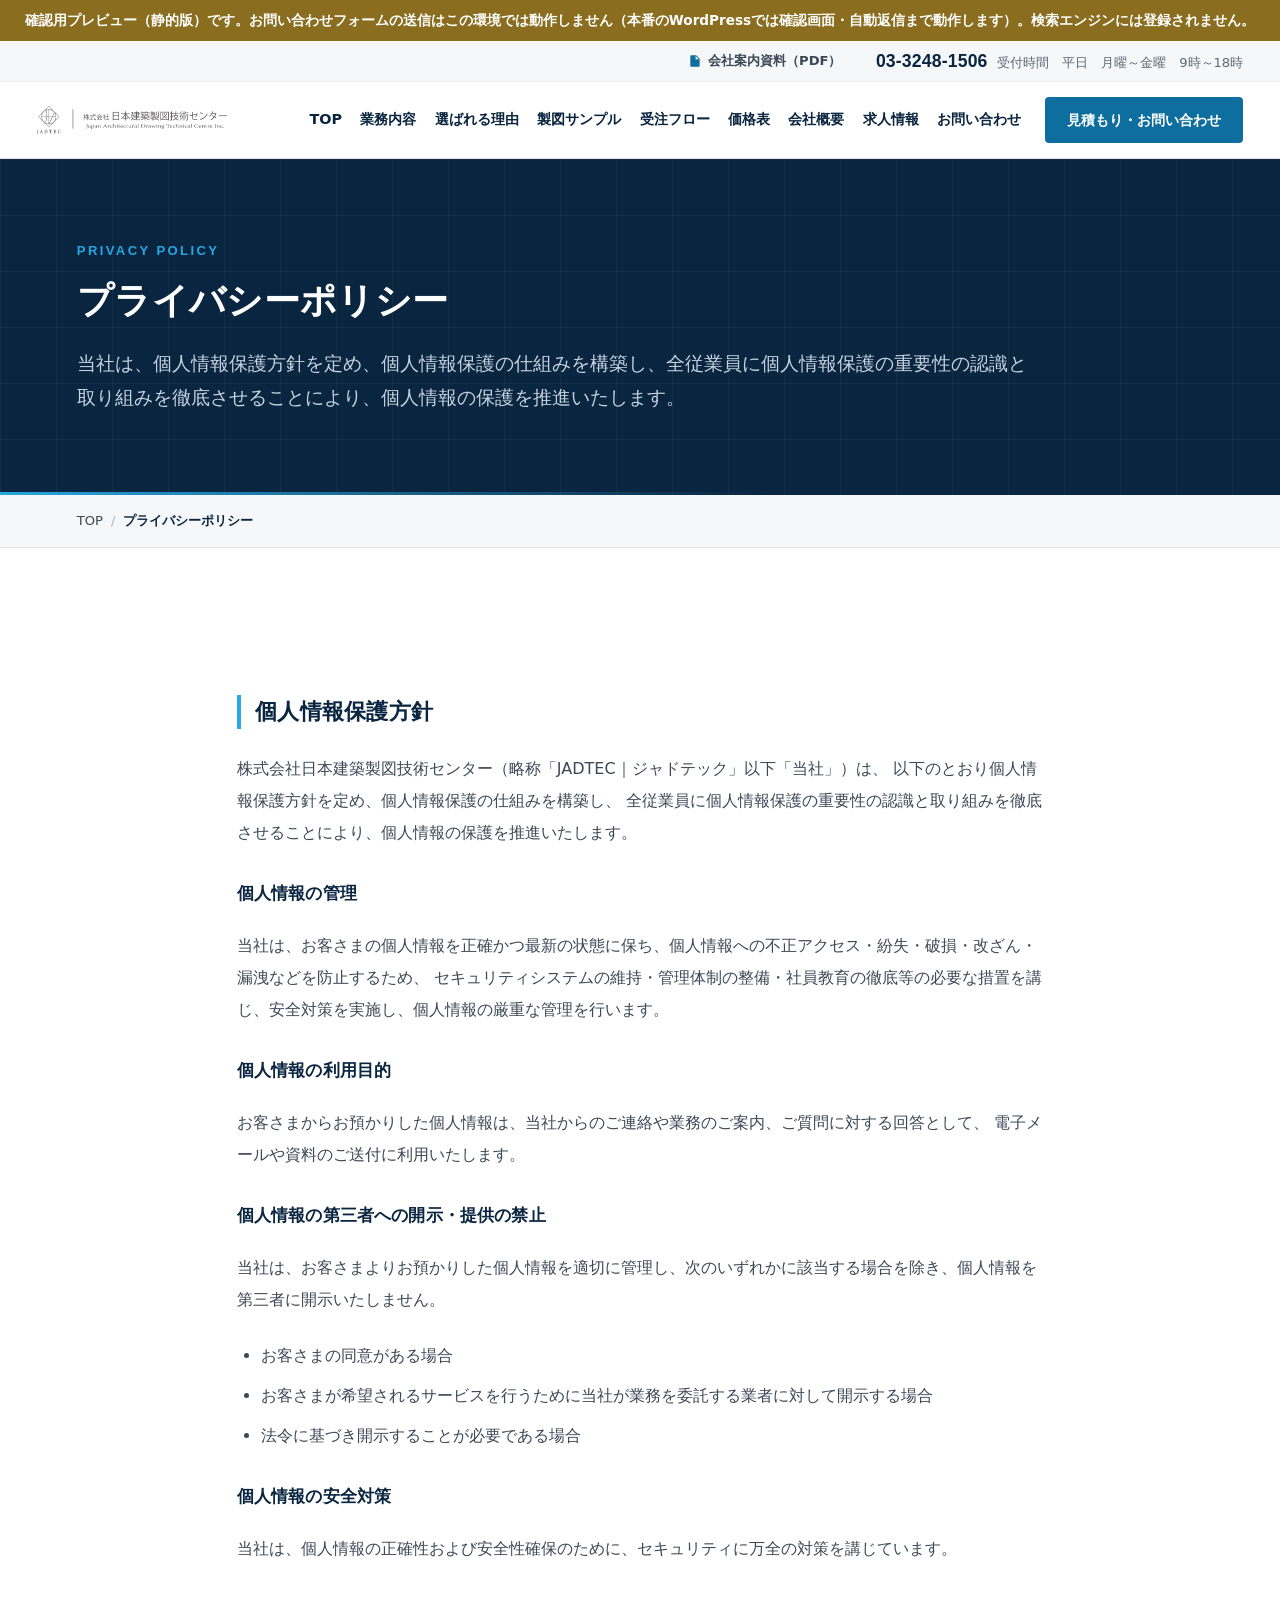
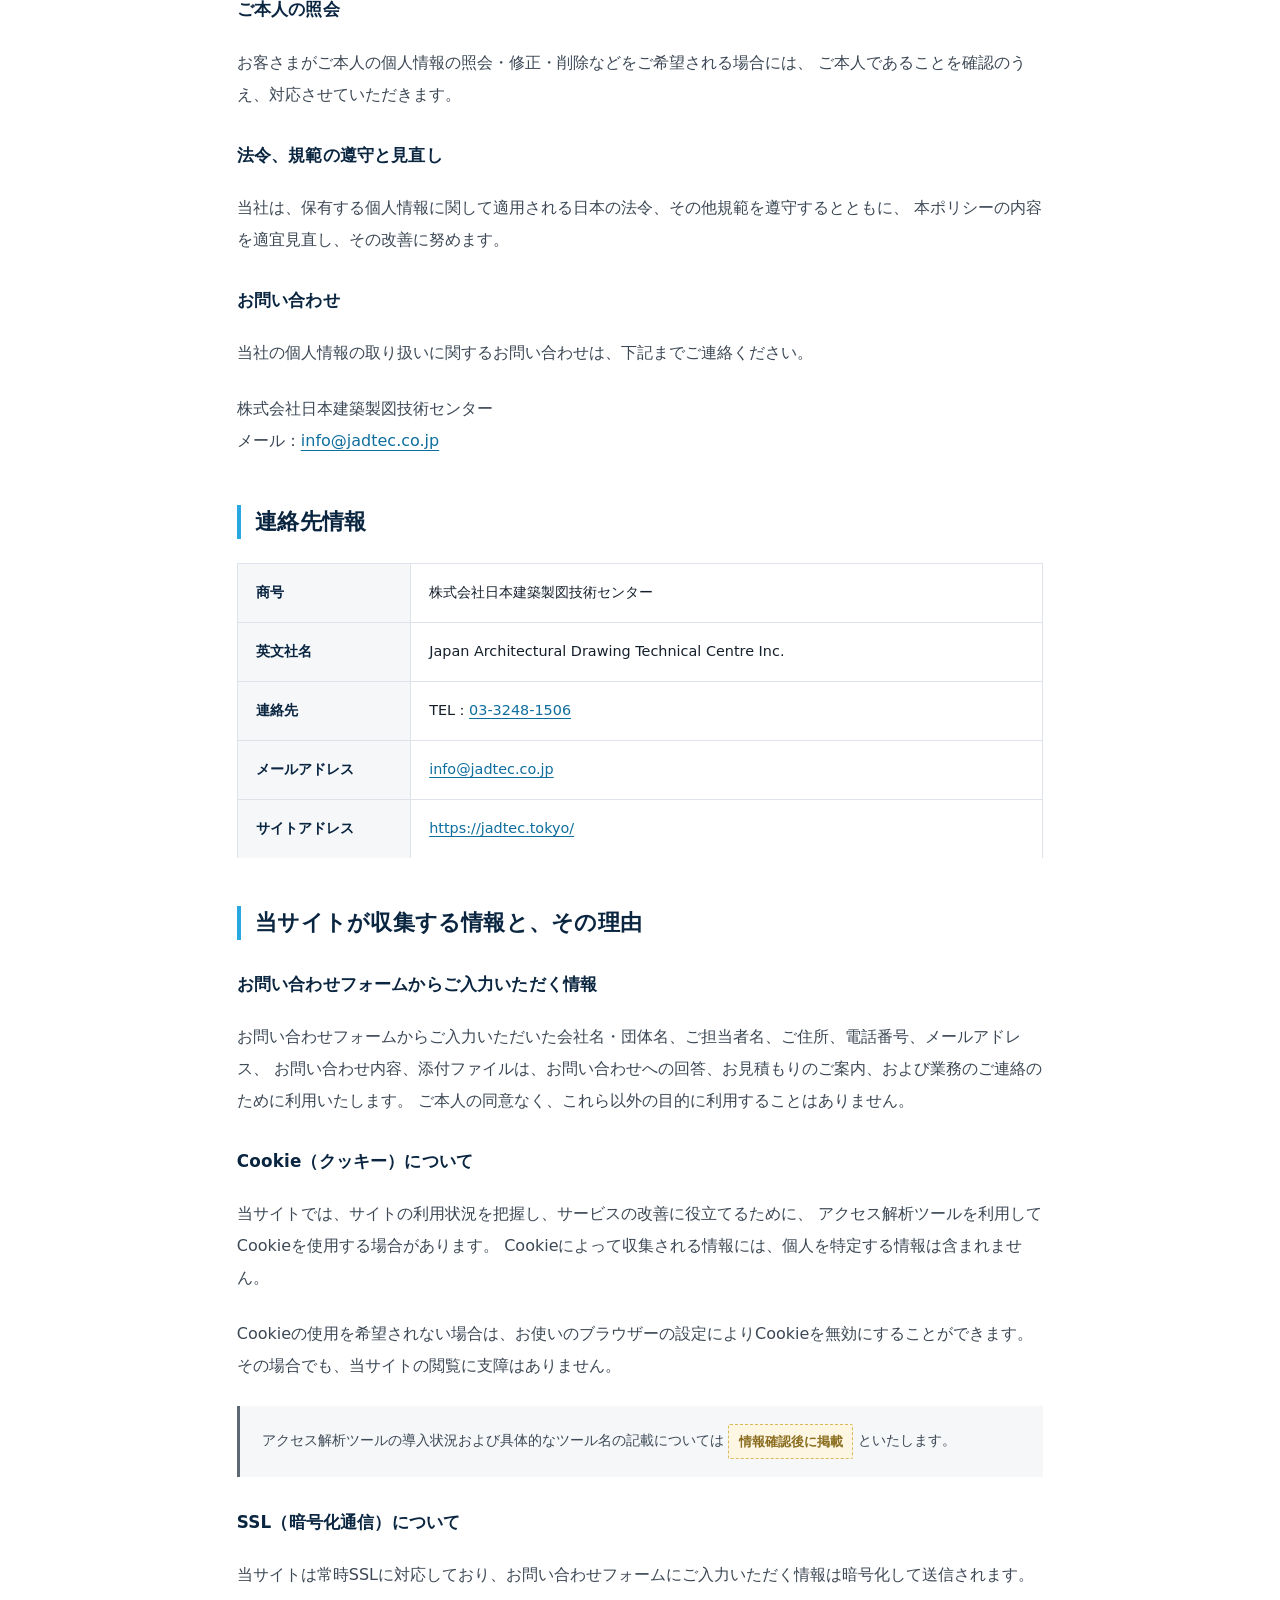
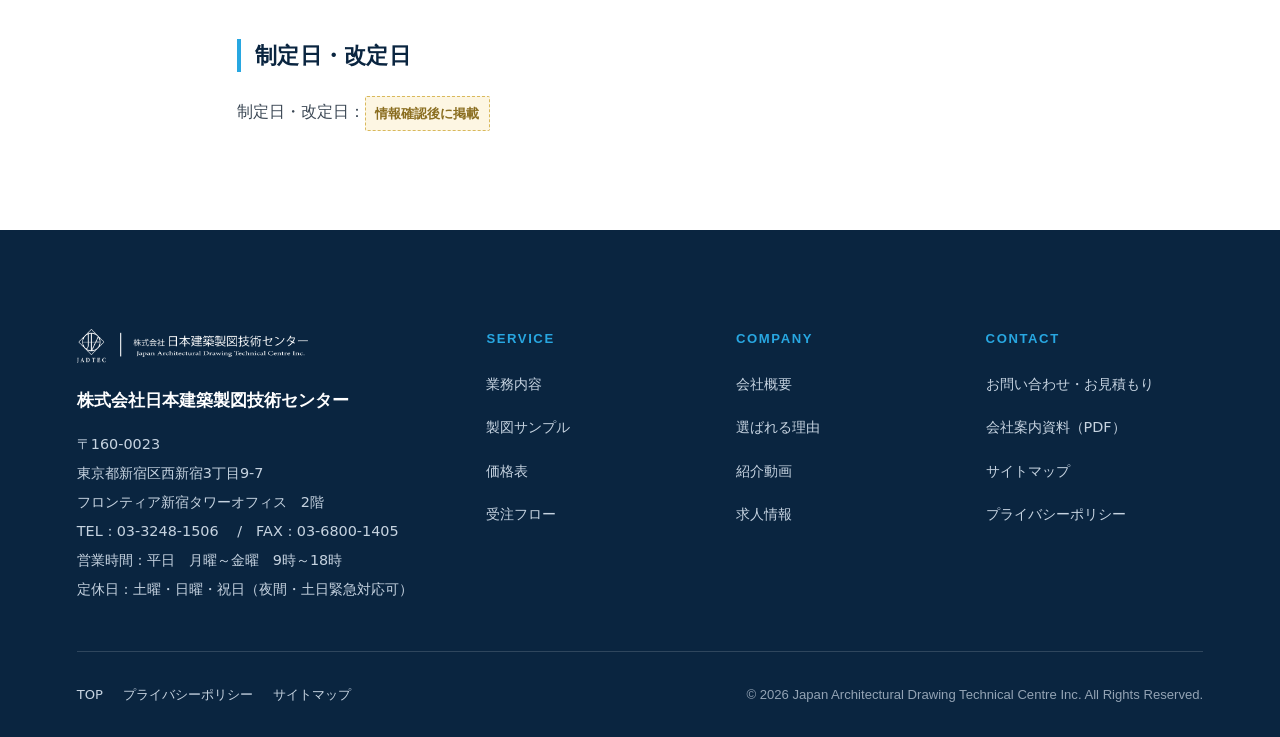
<file: privacy-policy/index.html>
<!doctype html>
<html lang="ja">
<head>
	<meta charset="UTF-8">
	<meta name="viewport" content="width=device-width, initial-scale=1">
	<link rel="icon" href="../wp-content/themes/jadtec/assets/img/favicon.ico" sizes="any">
	<link rel="icon" type="image/png" href="../wp-content/themes/jadtec/assets/img/favicon-32.png" sizes="32x32">
	<link rel="apple-touch-icon" href="../wp-content/themes/jadtec/assets/img/favicon-180.png">
	<title>プライバシーポリシー｜JADTEC</title>
<link rel="stylesheet" href="../wp-content/themes/jadtec/assets/css/main.css">
	<meta name="description" content="株式会社日本建築製図技術センターの個人情報保護方針です。個人情報の管理、利用目的、第三者への開示・提供、安全対策についてご説明します。">
	<link rel="canonical" href="../privacy-policy/index.html">

	<meta property="og:type" content="article">
	<meta property="og:site_name" content="株式会社日本建築製図技術センター">
	<meta property="og:title" content="プライバシーポリシー｜JADTEC">
	<meta property="og:description" content="株式会社日本建築製図技術センターの個人情報保護方針です。個人情報の管理、利用目的、第三者への開示・提供、安全対策についてご説明します。">
	<meta property="og:url" content="../privacy-policy/index.html">
	<meta property="og:image" content="../wp-content/themes/jadtec/assets/img/ogp.jpg">
	<meta property="og:locale" content="ja_JP">
	<meta name="twitter:card" content="summary_large_image">
	<meta name="twitter:title" content="プライバシーポリシー｜JADTEC">
	<meta name="twitter:description" content="株式会社日本建築製図技術センターの個人情報保護方針です。個人情報の管理、利用目的、第三者への開示・提供、安全対策についてご説明します。">
	<meta name="twitter:image" content="../wp-content/themes/jadtec/assets/img/ogp.jpg">
	<meta name="format-detection" content="telephone=no">
	<meta name="theme-color" content="#0A2540">
	<meta name="robots" content="noindex, nofollow">
	<script>
		/* JSが有効なときだけ、スクロール演出用に要素を隠す。
		   JSが無効・エラーの場合は何も隠れず、内容がそのまま読める（プログレッシブエンハンスメント）。
		   動きを減らす設定の利用者には、CSS側で演出そのものを無効化する。 */
		if (!window.matchMedia('(prefers-reduced-motion: reduce)').matches) {
			document.documentElement.classList.add('js-motion');
		}
	</script>
</head>
<body class="page page-privacy-policy">
<div style="position:sticky;top:0;z-index:200;background:#8A6D1F;color:#fff;padding:.6rem 1rem;text-align:center;font-size:.85rem;font-weight:700;line-height:1.6">確認用プレビュー（静的版）です。お問い合わせフォームの送信はこの環境では動作しません（本番のWordPressでは確認画面・自動返信まで動作します）。検索エンジンには登録されません。</div>


<a class="skip" href="#main">本文へスキップ</a>

<!-- 読み進み位置のインジケーター（動きを減らす設定では非表示） -->
<div class="progress" aria-hidden="true"></div>

<header class="site-header">
	<!-- 上段：電話・営業時間・資料DL（PCのみ。SPではドロワー内に電話ボタンを出す） -->
	<div class="header__utility">
		<div class="header__utility-inner">
			<a class="header__pdf"
			   href="../wp-content/themes/jadtec/assets/doc/jadtec-company-profile.pdf"
			   target="_blank" rel="noopener">
				<svg viewBox="0 0 24 24" aria-hidden="true"><path d="M14 2H6a2 2 0 0 0-2 2v16a2 2 0 0 0 2 2h12a2 2 0 0 0 2-2V8l-6-6zm-1 7V3.5L18.5 9H13z"/></svg>
				会社案内資料（PDF）<span class="visually-hidden">別ウィンドウで開きます</span>
			</a>
			<a class="header__tel" href="tel:0332481506">
				<span class="header__tel-num">03-3248-1506</span>
				<span class="header__tel-hours">受付時間　平日　月曜～金曜　9時～18時</span>
			</a>
		</div>
	</div>

	<!-- 下段：ロゴ・ナビ・お問い合わせボタン -->
	<div class="header__inner">
		<!-- ロゴ → 必ず正式TOP -->
		<a class="brand" href="../index.html">
			<img src="../wp-content/themes/jadtec/assets/img/jadtec-logo.png"
			     alt="株式会社日本建築製図技術センター（JADTEC／ジャドテック）トップページへ"
			     width="1500" height="221" fetchpriority="high">
		</a>

		<button class="burger" type="button"
		        aria-expanded="false"
		        aria-controls="global-nav"
		        aria-label="メニューを開く">
			<span></span><span></span><span></span>
		</button>

		<div class="header__nav" id="global-nav">
			<nav aria-label="グローバルナビゲーション">
				<ul class="gnav">
																	<li>
							<a href="../index.html"
								>
								TOP							</a>
						</li>
																	<li>
							<a href="../service/index.html"
								>
								業務内容							</a>
						</li>
																	<li>
							<a href="../reasons/index.html"
								>
								選ばれる理由							</a>
						</li>
																	<li>
							<a href="../sample/index.html"
								>
								製図サンプル							</a>
						</li>
																	<li>
							<a href="../order-flow/index.html"
								>
								受注フロー							</a>
						</li>
																	<li>
							<a href="../price/index.html"
								>
								価格表							</a>
						</li>
																	<li>
							<a href="../infomation/index.html"
								>
								会社概要							</a>
						</li>
																	<li>
							<a href="../job-information/index.html"
								>
								求人情報							</a>
						</li>
																	<li>
							<a href="../contact/index.html"
								>
								お問い合わせ							</a>
						</li>
									</ul>
			</nav>

			<div class="header__cta">
				<!-- SPのドロワー内にも電話とお問い合わせを必ず出す -->
				<a class="header__tel header__tel--drawer" href="tel:0332481506">
					<span class="header__tel-num">03-3248-1506</span>
					<span class="header__tel-hours">受付時間　平日　月曜～金曜　9時～18時</span>
				</a>
				<a class="btn btn--accent" href="../contact/index.html">
					見積もり・お問い合わせ
				</a>
			</div>
		</div>
	</div>
</header>

<main id="main">

<div class="page-head">
	<div class="wrap">
		<span class="page-head__en">Privacy Policy</span>
		<h1 class="page-head__ja">プライバシーポリシー</h1>
								<p class="page-head__lead">当社は、個人情報保護方針を定め、個人情報保護の仕組みを構築し、全従業員に個人情報保護の重要性の認識と取り組みを徹底させることにより、個人情報の保護を推進いたします。</p>
			</div>
</div>

	<nav class="crumbs" aria-label="パンくずリスト">
		<div class="wrap">
			<ol>
				<li><a href="../index.html">TOP</a></li>
				<li><span aria-current="page">プライバシーポリシー</span></li>
			</ol>
		</div>
	</nav>
	
<section class="section">
	<div class="wrap wrap--narrow">
		<div class="prose">

			<h2>個人情報保護方針</h2>
			<p>
				株式会社日本建築製図技術センター（略称「JADTEC｜ジャドテック」以下「当社」）は、
				以下のとおり個人情報保護方針を定め、個人情報保護の仕組みを構築し、
				全従業員に個人情報保護の重要性の認識と取り組みを徹底させることにより、個人情報の保護を推進いたします。
			</p>

			<h3>個人情報の管理</h3>
			<p>
				当社は、お客さまの個人情報を正確かつ最新の状態に保ち、個人情報への不正アクセス・紛失・破損・改ざん・漏洩などを防止するため、
				セキュリティシステムの維持・管理体制の整備・社員教育の徹底等の必要な措置を講じ、安全対策を実施し、個人情報の厳重な管理を行います。
			</p>

			<h3>個人情報の利用目的</h3>
			<p>
				お客さまからお預かりした個人情報は、当社からのご連絡や業務のご案内、ご質問に対する回答として、
				電子メールや資料のご送付に利用いたします。
			</p>

			<h3>個人情報の第三者への開示・提供の禁止</h3>
			<p>
				当社は、お客さまよりお預かりした個人情報を適切に管理し、次のいずれかに該当する場合を除き、個人情報を第三者に開示いたしません。
			</p>
			<ul>
				<li>お客さまの同意がある場合</li>
				<li>お客さまが希望されるサービスを行うために当社が業務を委託する業者に対して開示する場合</li>
				<li>法令に基づき開示することが必要である場合</li>
			</ul>

			<h3>個人情報の安全対策</h3>
			<p>
				当社は、個人情報の正確性および安全性確保のために、セキュリティに万全の対策を講じています。
			</p>

			<h3>ご本人の照会</h3>
			<p>
				お客さまがご本人の個人情報の照会・修正・削除などをご希望される場合には、
				ご本人であることを確認のうえ、対応させていただきます。
			</p>

			<h3>法令、規範の遵守と見直し</h3>
			<p>
				当社は、保有する個人情報に関して適用される日本の法令、その他規範を遵守するとともに、
				本ポリシーの内容を適宜見直し、その改善に努めます。
			</p>

			<h3>お問い合わせ</h3>
			<p>
				当社の個人情報の取り扱いに関するお問い合わせは、下記までご連絡ください。
			</p>
			<p>
				株式会社日本建築製図技術センター<br>
				メール：<a href="mailto:info@jadtec.co.jp">info@jadtec.co.jp</a>
			</p>

			<h2>連絡先情報</h2>
			<div class="table-scroll">
				<table class="tbl tbl--rows">
					<caption class="visually-hidden">連絡先情報</caption>
					<tbody>
						<tr><th scope="row">商号</th><td>株式会社日本建築製図技術センター</td></tr>
						<tr><th scope="row">英文社名</th><td>Japan Architectural Drawing Technical Centre Inc.</td></tr>
						<tr><th scope="row">連絡先</th><td>TEL：<a href="tel:0332481506" class="">03-3248-1506</a></td></tr>
						<tr><th scope="row">メールアドレス</th><td><a href="mailto:info@jadtec.co.jp">info@jadtec.co.jp</a></td></tr>
						<tr><th scope="row">サイトアドレス</th><td><a href="../index.html">https://jadtec.tokyo/</a></td></tr>
					</tbody>
				</table>
			</div>

			<h2>当サイトが収集する情報と、その理由</h2>

			<h3>お問い合わせフォームからご入力いただく情報</h3>
			<p>
				お問い合わせフォームからご入力いただいた会社名・団体名、ご担当者名、ご住所、電話番号、メールアドレス、
				お問い合わせ内容、添付ファイルは、お問い合わせへの回答、お見積もりのご案内、および業務のご連絡のために利用いたします。
				ご本人の同意なく、これら以外の目的に利用することはありません。
			</p>

			<h3>Cookie（クッキー）について</h3>
			<p>
				当サイトでは、サイトの利用状況を把握し、サービスの改善に役立てるために、
				アクセス解析ツールを利用してCookieを使用する場合があります。
				Cookieによって収集される情報には、個人を特定する情報は含まれません。
			</p>
			<p>
				Cookieの使用を希望されない場合は、お使いのブラウザーの設定によりCookieを無効にすることができます。
				その場合でも、当サイトの閲覧に支障はありません。
			</p>
			<div class="note">
				<p>
					アクセス解析ツールの導入状況および具体的なツール名の記載については
					<span class="tbd">情報確認後に掲載</span> といたします。
				</p>
			</div>

			<h3>SSL（暗号化通信）について</h3>
			<p>
				当サイトは常時SSLに対応しており、お問い合わせフォームにご入力いただく情報は暗号化して送信されます。
			</p>

			<h2>制定日・改定日</h2>
			<p>
				制定日・改定日：<span class="tbd">情報確認後に掲載</span>			</p>

		</div>
	</div>
</section>

</main><!-- /#main -->

<footer class="site-footer">
	<div class="wrap">
		<div class="footer__top">
			<div>
				<img class="footer__logo"
				     src="../wp-content/themes/jadtec/assets/img/jadtec-logo.png"
				     alt="" width="1500" height="221" loading="lazy" decoding="async">
				<p class="footer__name">株式会社日本建築製図技術センター</p>
				<address class="footer__info">
					〒160-0023<br>
					東京都新宿区西新宿3丁目9-7<br>
					フロンティア新宿タワーオフィス　2階<br>
					TEL：<a href="tel:0332481506">03-3248-1506</a>
					　/　FAX：03-6800-1405<br>
					営業時間：平日　月曜～金曜　9時～18時<br>
					定休日：土曜・日曜・祝日（夜間・土日緊急対応可）				</address>
			</div>

			<div class="footer__nav">
				<div>
					<h2>Service</h2>
					<ul>
						<li><a href="../service/index.html">業務内容</a></li>
						<li><a href="../sample/index.html">製図サンプル</a></li>
						<li><a href="../price/index.html">価格表</a></li>
						<li><a href="../order-flow/index.html">受注フロー</a></li>
					</ul>
				</div>
				<div>
					<h2>Company</h2>
					<ul>
						<li><a href="../infomation/index.html">会社概要</a></li>
						<li><a href="../reasons/index.html">選ばれる理由</a></li>
						<li><a href="../movie001/index.html">紹介動画</a></li>
						<li><a href="../job-information/index.html">求人情報</a></li>
					</ul>
				</div>
				<div>
					<h2>Contact</h2>
					<ul>
						<li><a href="../contact/index.html">お問い合わせ・お見積もり</a></li>
						<li>
							<a href="../wp-content/themes/jadtec/assets/doc/jadtec-company-profile.pdf"
							   target="_blank" rel="noopener">
								会社案内資料（PDF）
							</a>
						</li>
						<li><a href="../sitemap/index.html">サイトマップ</a></li>
						<li><a href="../privacy-policy/index.html">プライバシーポリシー</a></li>
					</ul>
				</div>
			</div>
		</div>

		<div class="footer__bottom">
			<ul class="footer__legal">
				<li><a href="../index.html">TOP</a></li>
				<li><a href="../privacy-policy/index.html">プライバシーポリシー</a></li>
				<li><a href="../sitemap/index.html">サイトマップ</a></li>
			</ul>
			<p class="footer__copy">
				&copy; 2026 Japan Architectural Drawing Technical Centre Inc. All Rights Reserved.
			</p>
		</div>
	</div>
</footer>

<!-- スマートフォン用の固定アクションバー（本文を隠さないよう body に下余白を確保済み） -->
<div class="mobile-bar">
	<a class="btn btn--outline" href="tel:0332481506">
		<svg class="btn__ico" viewBox="0 0 24 24" aria-hidden="true"><path d="M6.6 10.8c1.4 2.8 3.8 5.1 6.6 6.6l2.2-2.2c.3-.3.7-.4 1-.2 1.2.4 2.4.6 3.6.6.6 0 1 .4 1 1V20c0 .6-.4 1-1 1C10.6 21 3 13.4 3 4c0-.6.4-1 1-1h3.5c.6 0 1 .4 1 1 0 1.3.2 2.5.6 3.6.1.4 0 .8-.2 1l-2.3 2.2z"/></svg>
		電話する
	</a>
	<a class="btn btn--accent" href="../contact/index.html">
		<svg class="btn__ico" viewBox="0 0 24 24" aria-hidden="true"><path d="M20 4H4a2 2 0 0 0-2 2v12a2 2 0 0 0 2 2h16a2 2 0 0 0 2-2V6a2 2 0 0 0-2-2zm0 4-8 5-8-5V6l8 5 8-5v2z"/></svg>
		お問い合わせ
	</a>
</div>

<script src="../wp-content/themes/jadtec/assets/js/main.js"></script>

<script type="application/ld+json">
{
    "@context": "https://schema.org",
    "@graph": [
        {
            "@type": "Organization",
            "@id": "../#organization/index.html",
            "name": "株式会社日本建築製図技術センター",
            "alternateName": "JADTEC",
            "legalName": "Japan Architectural Drawing Technical Centre Inc.",
            "url": "../index.html",
            "logo": "../wp-content/themes/jadtec/assets/img/jadtec-logo.png",
            "telephone": "03-3248-1506",
            "faxNumber": "03-6800-1405",
            "email": "info@jadtec.co.jp",
            "address": {
                "@type": "PostalAddress",
                "addressCountry": "JP",
                "postalCode": "160-0023",
                "addressRegion": "東京都",
                "addressLocality": "新宿区",
                "streetAddress": "東京都新宿区西新宿3丁目9-7 フロンティア新宿タワーオフィス　2階"
            },
            "contactPoint": {
                "@type": "ContactPoint",
                "contactType": "sales",
                "telephone": "+81-3-3248-1506",
                "email": "info@jadtec.co.jp",
                "areaServed": "JP",
                "availableLanguage": [
                    "Japanese"
                ]
            }
        },
        {
            "@type": "WebSite",
            "@id": "../#website/index.html",
            "url": "../index.html",
            "name": "株式会社日本建築製図技術センター",
            "publisher": {
                "@id": "../#organization/index.html"
            },
            "inLanguage": "ja"
        },
        {
            "@type": "BreadcrumbList",
            "itemListElement": [
                {
                    "@type": "ListItem",
                    "position": 1,
                    "name": "TOP",
                    "item": "../index.html"
                },
                {
                    "@type": "ListItem",
                    "position": 2,
                    "name": "privacy-policy",
                    "item": "../privacy-policy/index.html"
                }
            ]
        }
    ]
}
</script>
</body>
</html>
</file>
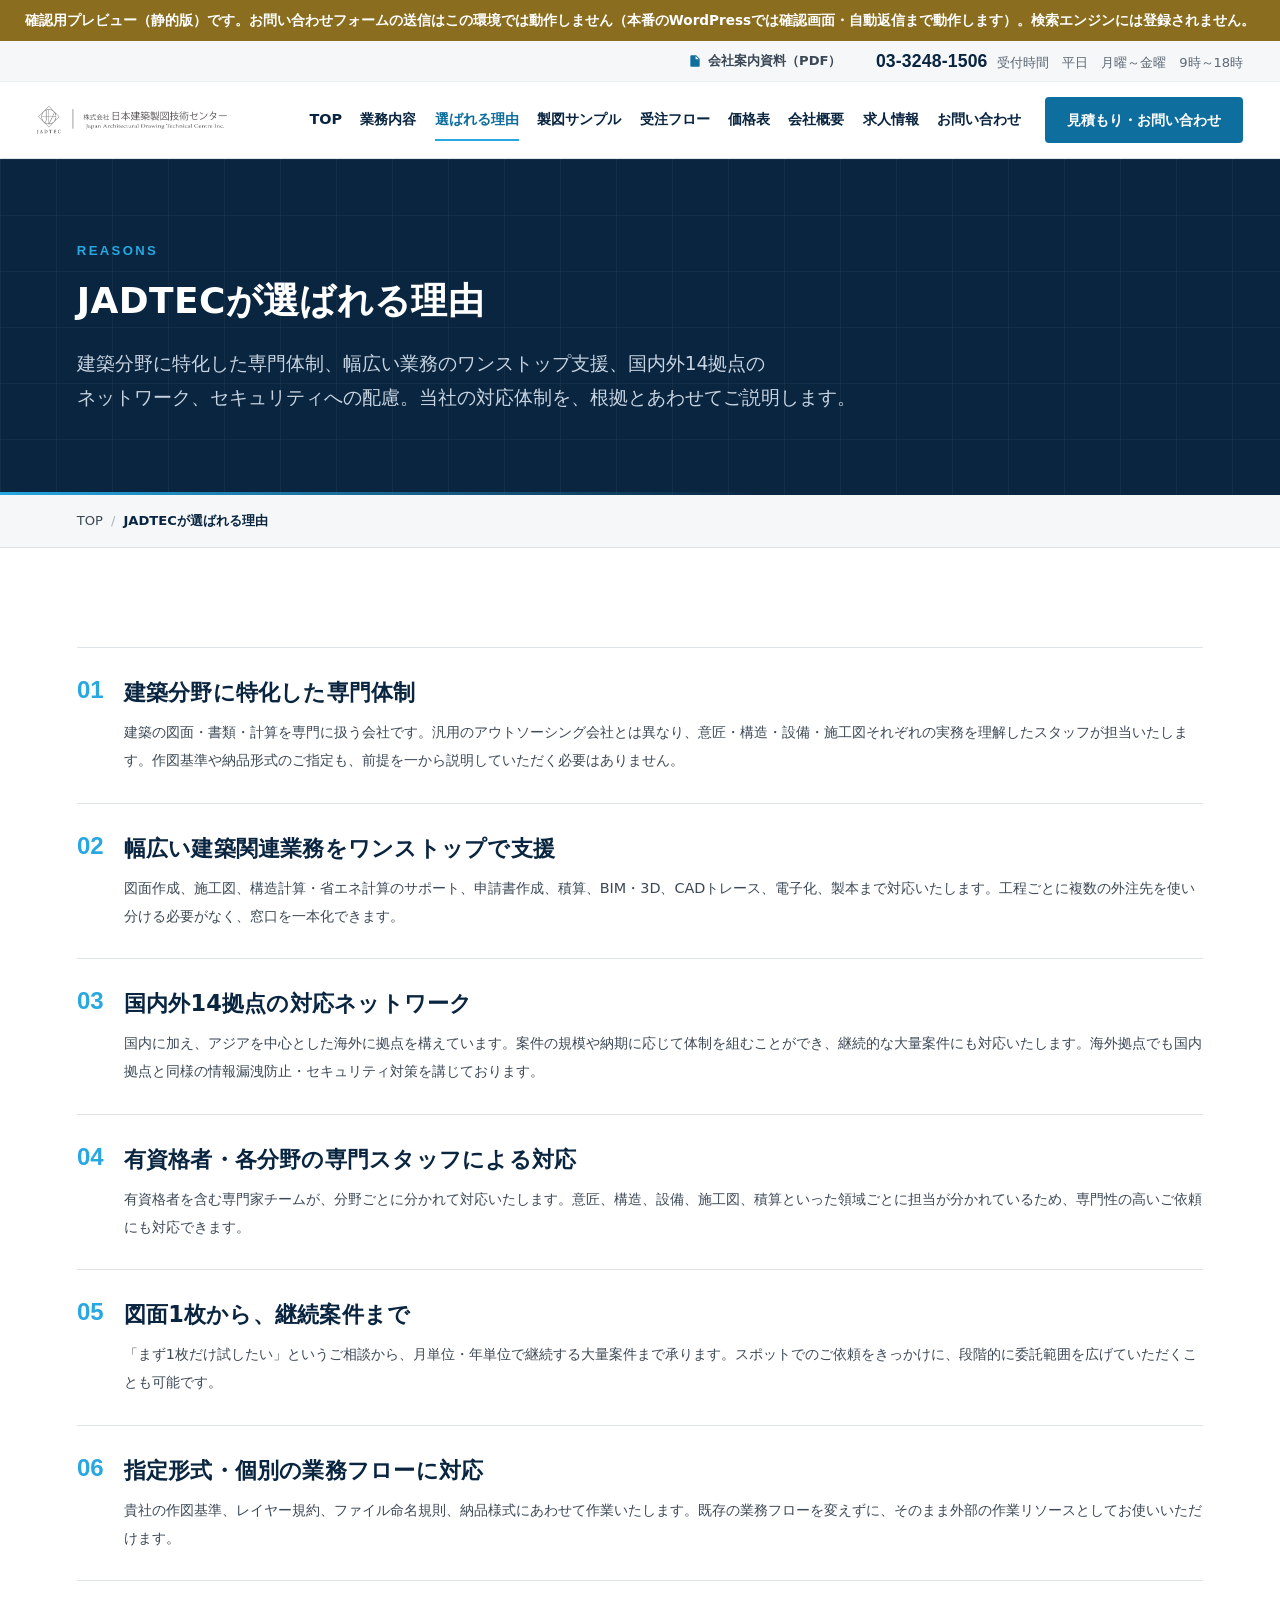
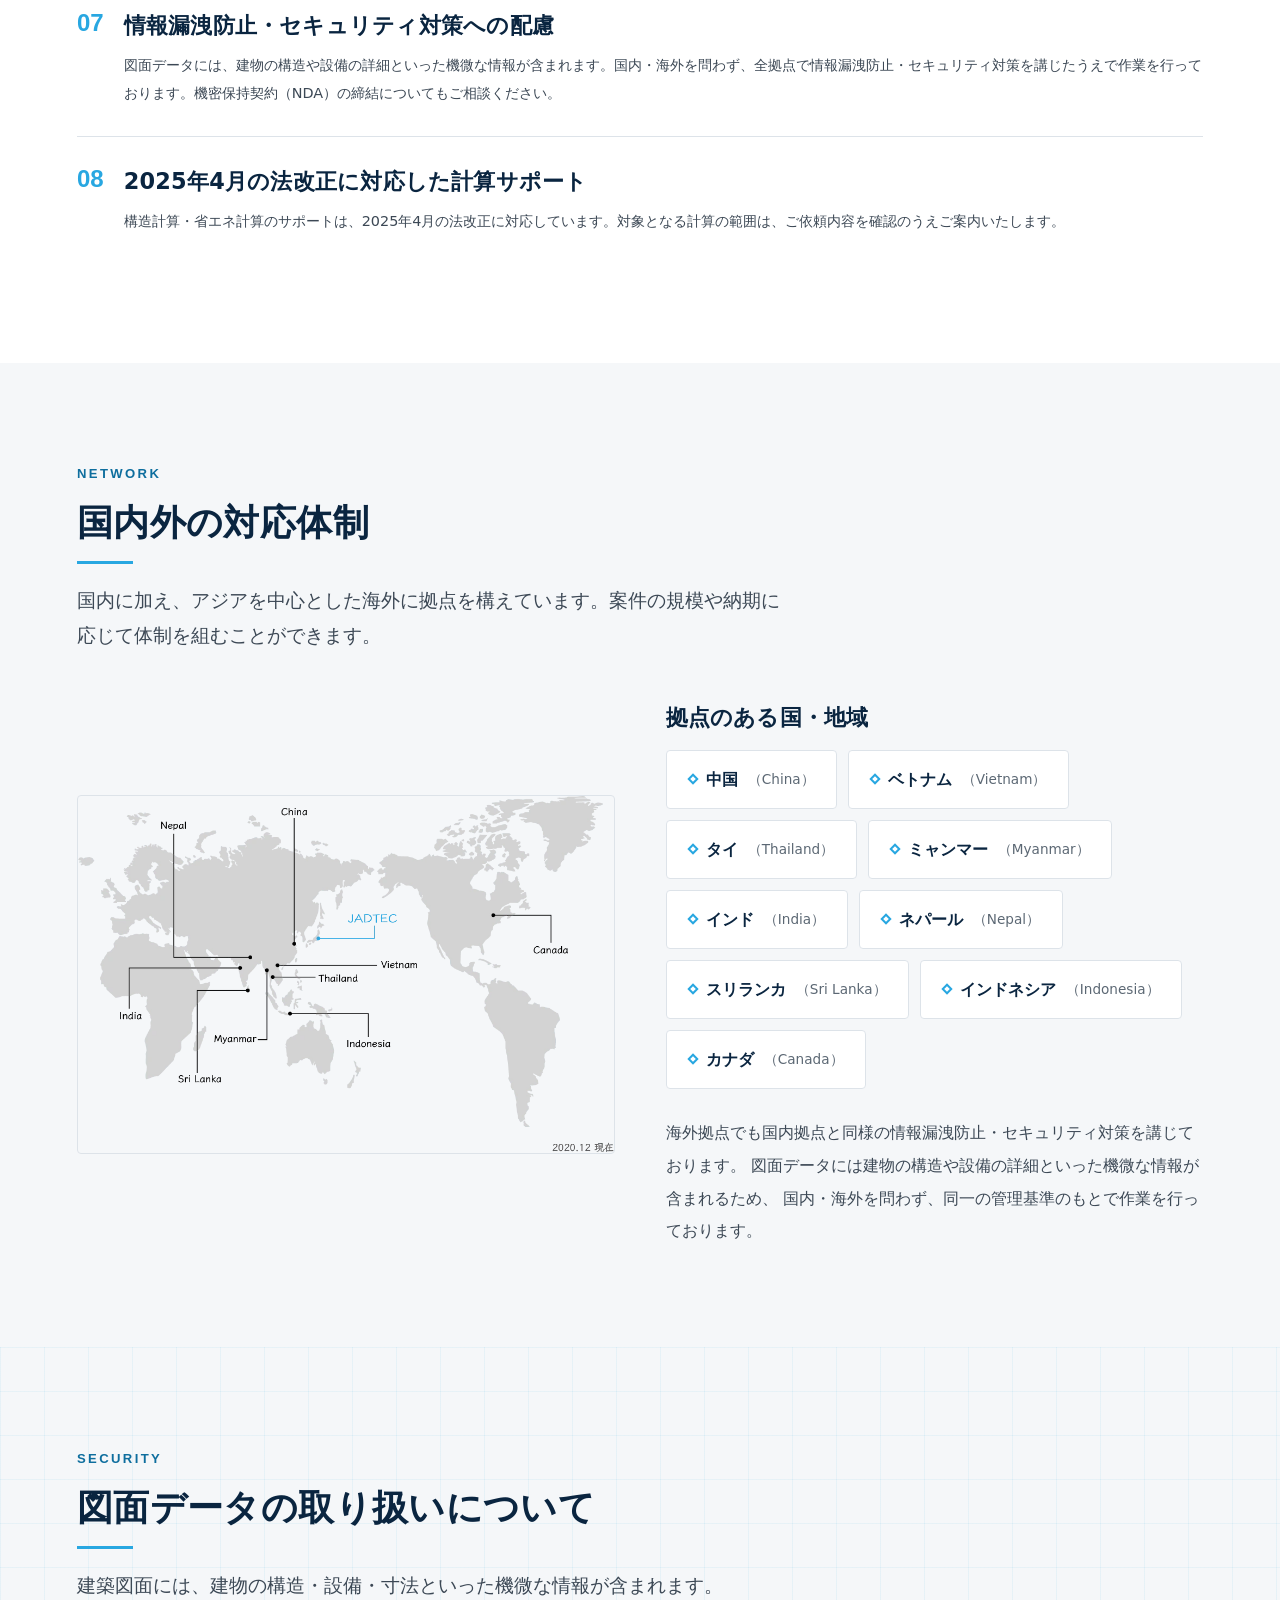
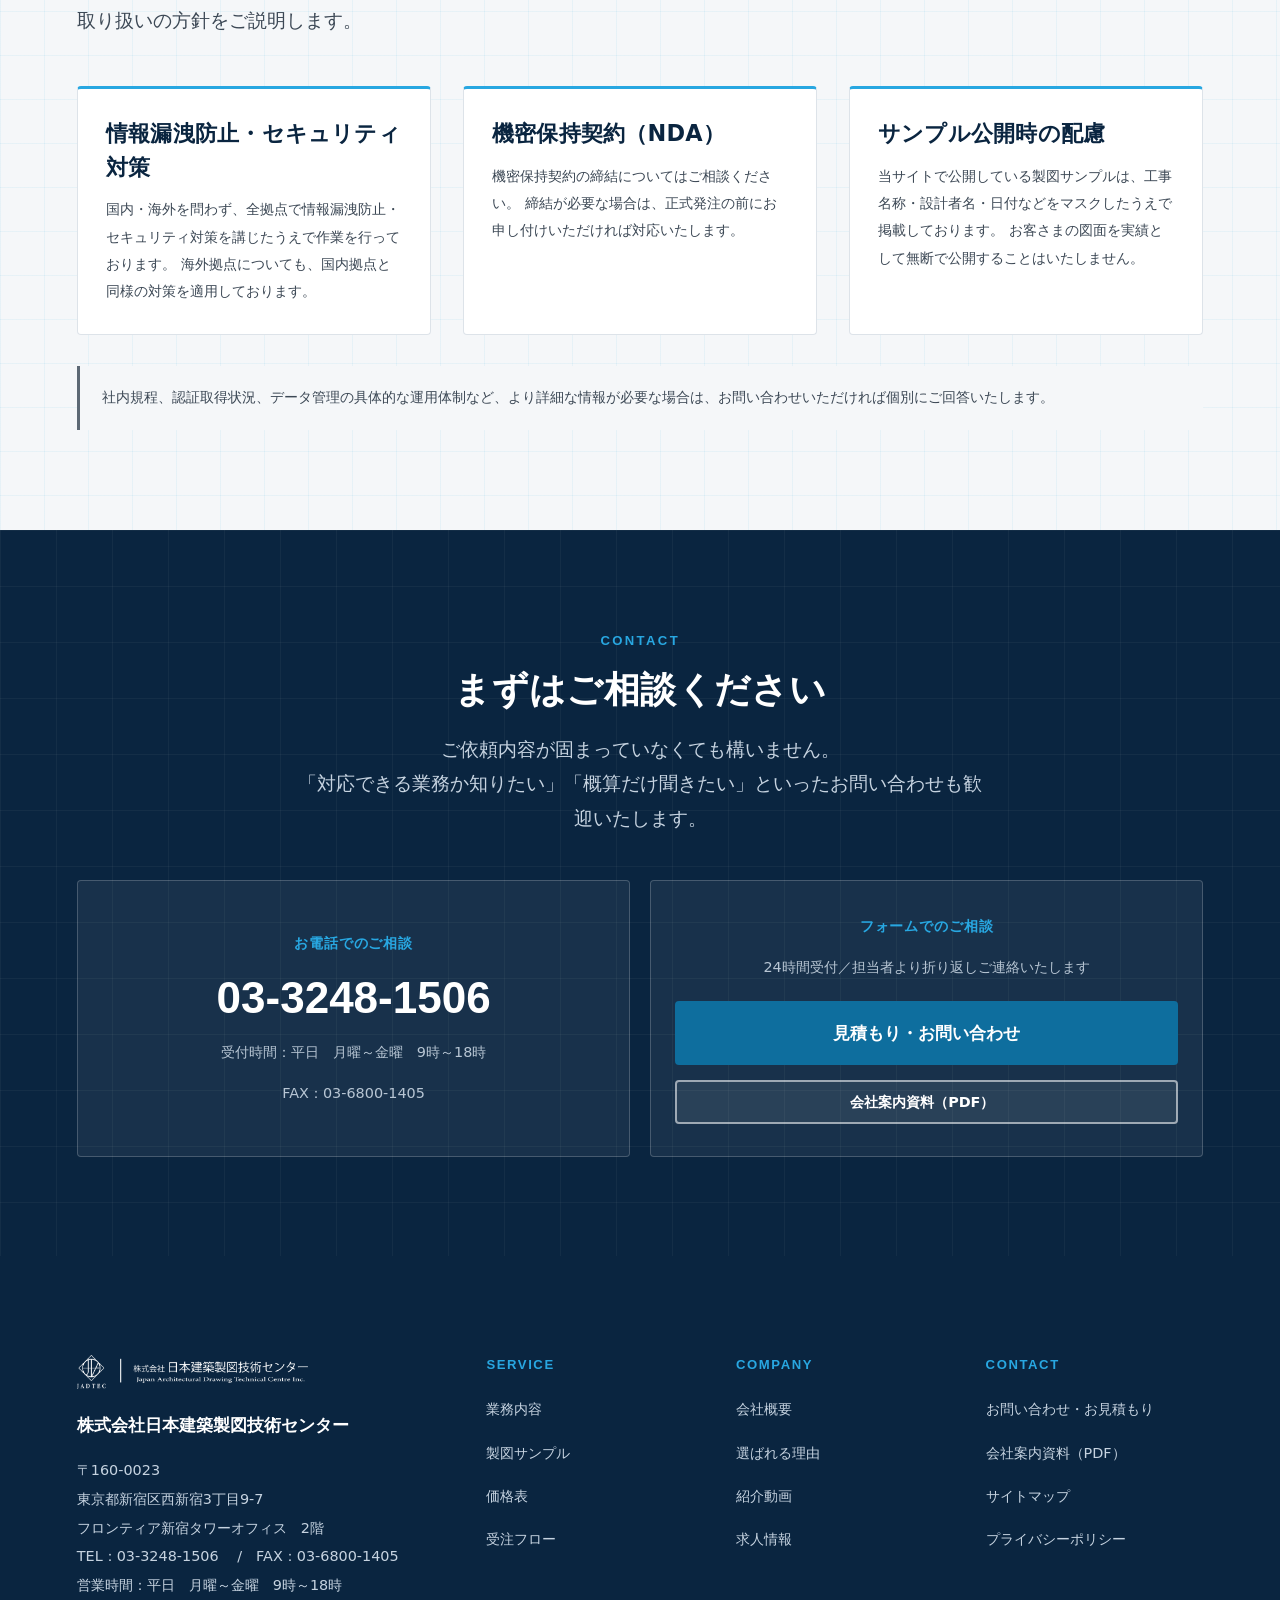
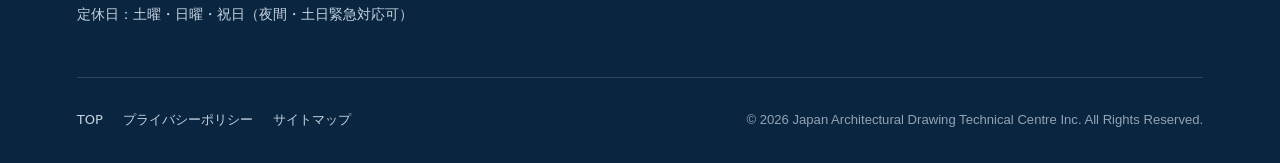
<file: reasons/index.html>
<!doctype html>
<html lang="ja">
<head>
	<meta charset="UTF-8">
	<meta name="viewport" content="width=device-width, initial-scale=1">
	<link rel="icon" href="../wp-content/themes/jadtec/assets/img/favicon.ico" sizes="any">
	<link rel="icon" type="image/png" href="../wp-content/themes/jadtec/assets/img/favicon-32.png" sizes="32x32">
	<link rel="apple-touch-icon" href="../wp-content/themes/jadtec/assets/img/favicon-180.png">
	<title>JADTECが選ばれる理由｜建築専門のバックオフィス体制</title>
<link rel="stylesheet" href="../wp-content/themes/jadtec/assets/css/main.css">
	<meta name="description" content="建築分野に特化した専門体制、幅広い建築関連業務のワンストップ支援、国内外14拠点の対応ネットワーク、情報漏洩防止・セキュリティ対策など、JADTECの対応体制をご説明します。">
	<link rel="canonical" href="../reasons/index.html">

	<meta property="og:type" content="article">
	<meta property="og:site_name" content="株式会社日本建築製図技術センター">
	<meta property="og:title" content="JADTECが選ばれる理由｜建築専門のバックオフィス体制">
	<meta property="og:description" content="建築分野に特化した専門体制、幅広い建築関連業務のワンストップ支援、国内外14拠点の対応ネットワーク、情報漏洩防止・セキュリティ対策など、JADTECの対応体制をご説明します。">
	<meta property="og:url" content="../reasons/index.html">
	<meta property="og:image" content="../wp-content/themes/jadtec/assets/img/ogp.jpg">
	<meta property="og:locale" content="ja_JP">
	<meta name="twitter:card" content="summary_large_image">
	<meta name="twitter:title" content="JADTECが選ばれる理由｜建築専門のバックオフィス体制">
	<meta name="twitter:description" content="建築分野に特化した専門体制、幅広い建築関連業務のワンストップ支援、国内外14拠点の対応ネットワーク、情報漏洩防止・セキュリティ対策など、JADTECの対応体制をご説明します。">
	<meta name="twitter:image" content="../wp-content/themes/jadtec/assets/img/ogp.jpg">
	<meta name="format-detection" content="telephone=no">
	<meta name="theme-color" content="#0A2540">
	<meta name="robots" content="noindex, nofollow">
	<script>
		/* JSが有効なときだけ、スクロール演出用に要素を隠す。
		   JSが無効・エラーの場合は何も隠れず、内容がそのまま読める（プログレッシブエンハンスメント）。
		   動きを減らす設定の利用者には、CSS側で演出そのものを無効化する。 */
		if (!window.matchMedia('(prefers-reduced-motion: reduce)').matches) {
			document.documentElement.classList.add('js-motion');
		}
	</script>
</head>
<body class="page page-reasons">
<div style="position:sticky;top:0;z-index:200;background:#8A6D1F;color:#fff;padding:.6rem 1rem;text-align:center;font-size:.85rem;font-weight:700;line-height:1.6">確認用プレビュー（静的版）です。お問い合わせフォームの送信はこの環境では動作しません（本番のWordPressでは確認画面・自動返信まで動作します）。検索エンジンには登録されません。</div>


<a class="skip" href="#main">本文へスキップ</a>

<!-- 読み進み位置のインジケーター（動きを減らす設定では非表示） -->
<div class="progress" aria-hidden="true"></div>

<header class="site-header">
	<!-- 上段：電話・営業時間・資料DL（PCのみ。SPではドロワー内に電話ボタンを出す） -->
	<div class="header__utility">
		<div class="header__utility-inner">
			<a class="header__pdf"
			   href="../wp-content/themes/jadtec/assets/doc/jadtec-company-profile.pdf"
			   target="_blank" rel="noopener">
				<svg viewBox="0 0 24 24" aria-hidden="true"><path d="M14 2H6a2 2 0 0 0-2 2v16a2 2 0 0 0 2 2h12a2 2 0 0 0 2-2V8l-6-6zm-1 7V3.5L18.5 9H13z"/></svg>
				会社案内資料（PDF）<span class="visually-hidden">別ウィンドウで開きます</span>
			</a>
			<a class="header__tel" href="tel:0332481506">
				<span class="header__tel-num">03-3248-1506</span>
				<span class="header__tel-hours">受付時間　平日　月曜～金曜　9時～18時</span>
			</a>
		</div>
	</div>

	<!-- 下段：ロゴ・ナビ・お問い合わせボタン -->
	<div class="header__inner">
		<!-- ロゴ → 必ず正式TOP -->
		<a class="brand" href="../index.html">
			<img src="../wp-content/themes/jadtec/assets/img/jadtec-logo.png"
			     alt="株式会社日本建築製図技術センター（JADTEC／ジャドテック）トップページへ"
			     width="1500" height="221" fetchpriority="high">
		</a>

		<button class="burger" type="button"
		        aria-expanded="false"
		        aria-controls="global-nav"
		        aria-label="メニューを開く">
			<span></span><span></span><span></span>
		</button>

		<div class="header__nav" id="global-nav">
			<nav aria-label="グローバルナビゲーション">
				<ul class="gnav">
																	<li>
							<a href="../index.html"
								>
								TOP							</a>
						</li>
																	<li>
							<a href="../service/index.html"
								>
								業務内容							</a>
						</li>
																	<li>
							<a href="../reasons/index.html"
								 aria-current="page">
								選ばれる理由							</a>
						</li>
																	<li>
							<a href="../sample/index.html"
								>
								製図サンプル							</a>
						</li>
																	<li>
							<a href="../order-flow/index.html"
								>
								受注フロー							</a>
						</li>
																	<li>
							<a href="../price/index.html"
								>
								価格表							</a>
						</li>
																	<li>
							<a href="../infomation/index.html"
								>
								会社概要							</a>
						</li>
																	<li>
							<a href="../job-information/index.html"
								>
								求人情報							</a>
						</li>
																	<li>
							<a href="../contact/index.html"
								>
								お問い合わせ							</a>
						</li>
									</ul>
			</nav>

			<div class="header__cta">
				<!-- SPのドロワー内にも電話とお問い合わせを必ず出す -->
				<a class="header__tel header__tel--drawer" href="tel:0332481506">
					<span class="header__tel-num">03-3248-1506</span>
					<span class="header__tel-hours">受付時間　平日　月曜～金曜　9時～18時</span>
				</a>
				<a class="btn btn--accent" href="../contact/index.html">
					見積もり・お問い合わせ
				</a>
			</div>
		</div>
	</div>
</header>

<main id="main">

<div class="page-head">
	<div class="wrap">
		<span class="page-head__en">Reasons</span>
		<h1 class="page-head__ja">JADTECが選ばれる理由</h1>
								<p class="page-head__lead">建築分野に特化した専門体制、幅広い業務のワンストップ支援、国内外14拠点の<br>
ネットワーク、セキュリティへの配慮。当社の対応体制を、根拠とあわせてご説明します。</p>
			</div>
</div>

	<nav class="crumbs" aria-label="パンくずリスト">
		<div class="wrap">
			<ol>
				<li><a href="../index.html">TOP</a></li>
				<li><span aria-current="page">JADTECが選ばれる理由</span></li>
			</ol>
		</div>
	</nav>
	
<section class="section">
	<div class="wrap">
					<div class="reason">
				<div class="reason__no">01</div>
				<div>
					<h2 class="reason__title">建築分野に特化した専門体制</h2>
					<p class="reason__text">建築の図面・書類・計算を専門に扱う会社です。汎用のアウトソーシング会社とは異なり、意匠・構造・設備・施工図それぞれの実務を理解したスタッフが担当いたします。作図基準や納品形式のご指定も、前提を一から説明していただく必要はありません。</p>
				</div>
			</div>
					<div class="reason">
				<div class="reason__no">02</div>
				<div>
					<h2 class="reason__title">幅広い建築関連業務をワンストップで支援</h2>
					<p class="reason__text">図面作成、施工図、構造計算・省エネ計算のサポート、申請書作成、積算、BIM・3D、CADトレース、電子化、製本まで対応いたします。工程ごとに複数の外注先を使い分ける必要がなく、窓口を一本化できます。</p>
				</div>
			</div>
					<div class="reason">
				<div class="reason__no">03</div>
				<div>
					<h2 class="reason__title">国内外14拠点の対応ネットワーク</h2>
					<p class="reason__text">国内に加え、アジアを中心とした海外に拠点を構えています。案件の規模や納期に応じて体制を組むことができ、継続的な大量案件にも対応いたします。海外拠点でも国内拠点と同様の情報漏洩防止・セキュリティ対策を講じております。</p>
				</div>
			</div>
					<div class="reason">
				<div class="reason__no">04</div>
				<div>
					<h2 class="reason__title">有資格者・各分野の専門スタッフによる対応</h2>
					<p class="reason__text">有資格者を含む専門家チームが、分野ごとに分かれて対応いたします。意匠、構造、設備、施工図、積算といった領域ごとに担当が分かれているため、専門性の高いご依頼にも対応できます。</p>
				</div>
			</div>
					<div class="reason">
				<div class="reason__no">05</div>
				<div>
					<h2 class="reason__title">図面1枚から、継続案件まで</h2>
					<p class="reason__text">「まず1枚だけ試したい」というご相談から、月単位・年単位で継続する大量案件まで承ります。スポットでのご依頼をきっかけに、段階的に委託範囲を広げていただくことも可能です。</p>
				</div>
			</div>
					<div class="reason">
				<div class="reason__no">06</div>
				<div>
					<h2 class="reason__title">指定形式・個別の業務フローに対応</h2>
					<p class="reason__text">貴社の作図基準、レイヤー規約、ファイル命名規則、納品様式にあわせて作業いたします。既存の業務フローを変えずに、そのまま外部の作業リソースとしてお使いいただけます。</p>
				</div>
			</div>
					<div class="reason">
				<div class="reason__no">07</div>
				<div>
					<h2 class="reason__title">情報漏洩防止・セキュリティ対策への配慮</h2>
					<p class="reason__text">図面データには、建物の構造や設備の詳細といった機微な情報が含まれます。国内・海外を問わず、全拠点で情報漏洩防止・セキュリティ対策を講じたうえで作業を行っております。機密保持契約（NDA）の締結についてもご相談ください。</p>
				</div>
			</div>
					<div class="reason">
				<div class="reason__no">08</div>
				<div>
					<h2 class="reason__title">2025年4月の法改正に対応した計算サポート</h2>
					<p class="reason__text">構造計算・省エネ計算のサポートは、2025年4月の法改正に対応しています。対象となる計算の範囲は、ご依頼内容を確認のうえご案内いたします。</p>
				</div>
			</div>
			</div>
</section>

<!-- 国内外の対応体制 -->
<section class="section section--alt">
	<div class="wrap">
		<div class="sec-head">
			<span class="sec-head__en">Network</span>
			<h2 class="sec-head__ja">国内外の対応体制</h2>
			<p class="sec-head__lead">
				国内に加え、アジアを中心とした海外に拠点を構えています。案件の規模や納期に応じて体制を組むことができます。
			</p>
		</div>

		<div class="media">
			<div class="media__img">
				<picture><source srcset="../wp-content/themes/jadtec/assets/img/world-map.webp" type="image/webp"><img src="../wp-content/themes/jadtec/assets/img/world-map.png" alt="JADTECの海外拠点を示した世界地図。中国、ベトナム、タイ、ミャンマー、インド、ネパール、スリランカ、インドネシア、カナダに拠点があります。" class="" loading="lazy" decoding="async" width="985" height="656"></picture>			</div>
			<div class="media__body">
				<h3 class="card__title">拠点のある国・地域</h3>
				<ul class="fields" style="margin-top:1rem">
											<li>中国<span style="color:var(--ink-3);font-weight:400;font-size:.85em">（China）</span></li>
											<li>ベトナム<span style="color:var(--ink-3);font-weight:400;font-size:.85em">（Vietnam）</span></li>
											<li>タイ<span style="color:var(--ink-3);font-weight:400;font-size:.85em">（Thailand）</span></li>
											<li>ミャンマー<span style="color:var(--ink-3);font-weight:400;font-size:.85em">（Myanmar）</span></li>
											<li>インド<span style="color:var(--ink-3);font-weight:400;font-size:.85em">（India）</span></li>
											<li>ネパール<span style="color:var(--ink-3);font-weight:400;font-size:.85em">（Nepal）</span></li>
											<li>スリランカ<span style="color:var(--ink-3);font-weight:400;font-size:.85em">（Sri Lanka）</span></li>
											<li>インドネシア<span style="color:var(--ink-3);font-weight:400;font-size:.85em">（Indonesia）</span></li>
											<li>カナダ<span style="color:var(--ink-3);font-weight:400;font-size:.85em">（Canada）</span></li>
									</ul>

				<p style="margin-top:1.75rem">
					海外拠点でも国内拠点と同様の情報漏洩防止・セキュリティ対策を講じております。
					図面データには建物の構造や設備の詳細といった機微な情報が含まれるため、
					国内・海外を問わず、同一の管理基準のもとで作業を行っております。
				</p>
			</div>
		</div>
	</div>
</section>

<!-- セキュリティ -->
<section class="section section--grid">
	<div class="wrap">
		<div class="sec-head">
			<span class="sec-head__en">Security</span>
			<h2 class="sec-head__ja">図面データの取り扱いについて</h2>
			<p class="sec-head__lead">
				建築図面には、建物の構造・設備・寸法といった機微な情報が含まれます。取り扱いの方針をご説明します。
			</p>
		</div>

		<div class="grid grid--3">
			<article class="card">
				<h3 class="card__title">情報漏洩防止・セキュリティ対策</h3>
				<p class="card__text">
					国内・海外を問わず、全拠点で情報漏洩防止・セキュリティ対策を講じたうえで作業を行っております。
					海外拠点についても、国内拠点と同様の対策を適用しております。
				</p>
			</article>
			<article class="card">
				<h3 class="card__title">機密保持契約（NDA）</h3>
				<p class="card__text">
					機密保持契約の締結についてはご相談ください。
					締結が必要な場合は、正式発注の前にお申し付けいただければ対応いたします。
				</p>
			</article>
			<article class="card">
				<h3 class="card__title">サンプル公開時の配慮</h3>
				<p class="card__text">
					当サイトで公開している製図サンプルは、工事名称・設計者名・日付などをマスクしたうえで掲載しております。
					お客さまの図面を実績として無断で公開することはいたしません。
				</p>
			</article>
		</div>

		<div class="note" style="margin-top:2rem">
			<p>
				社内規程、認証取得状況、データ管理の具体的な運用体制など、より詳細な情報が必要な場合は、お問い合わせいただければ個別にご回答いたします。
			</p>
		</div>
	</div>
</section>

<section class="cta">
	<div class="wrap">
		<div class="sec-head sec-head--center" style="margin-bottom:0">
			<span class="sec-head__en">Contact</span>
			<h2 class="cta__title">まずはご相談ください</h2>
			<p class="cta__lead">
				ご依頼内容が固まっていなくても構いません。<br>
				「対応できる業務か知りたい」「概算だけ聞きたい」といったお問い合わせも歓迎いたします。
			</p>
		</div>

		<div class="cta__grid">
			<div class="cta__box">
				<span class="cta__label">お電話でのご相談</span>
				<a class="cta__tel" href="tel:0332481506">
					03-3248-1506				</a>
				<span class="cta__hours">受付時間：平日　月曜～金曜　9時～18時</span>
				<span class="cta__hours">FAX：03-6800-1405</span>
			</div>

			<div class="cta__box">
				<span class="cta__label">フォームでのご相談</span>
				<p class="cta__hours" style="margin-bottom:.4rem">24時間受付／担当者より折り返しご連絡いたします</p>
				<a class="btn btn--accent btn--lg btn--block" href="../contact/index.html">
					見積もり・お問い合わせ
				</a>
				<a class="btn btn--ghost btn--sm btn--block"
				   href="../wp-content/themes/jadtec/assets/doc/jadtec-company-profile.pdf"
				   target="_blank" rel="noopener">
					会社案内資料（PDF）<span class="visually-hidden">別ウィンドウで開きます</span>
				</a>
			</div>
		</div>
	</div>
</section>
</main><!-- /#main -->

<footer class="site-footer">
	<div class="wrap">
		<div class="footer__top">
			<div>
				<img class="footer__logo"
				     src="../wp-content/themes/jadtec/assets/img/jadtec-logo.png"
				     alt="" width="1500" height="221" loading="lazy" decoding="async">
				<p class="footer__name">株式会社日本建築製図技術センター</p>
				<address class="footer__info">
					〒160-0023<br>
					東京都新宿区西新宿3丁目9-7<br>
					フロンティア新宿タワーオフィス　2階<br>
					TEL：<a href="tel:0332481506">03-3248-1506</a>
					　/　FAX：03-6800-1405<br>
					営業時間：平日　月曜～金曜　9時～18時<br>
					定休日：土曜・日曜・祝日（夜間・土日緊急対応可）				</address>
			</div>

			<div class="footer__nav">
				<div>
					<h2>Service</h2>
					<ul>
						<li><a href="../service/index.html">業務内容</a></li>
						<li><a href="../sample/index.html">製図サンプル</a></li>
						<li><a href="../price/index.html">価格表</a></li>
						<li><a href="../order-flow/index.html">受注フロー</a></li>
					</ul>
				</div>
				<div>
					<h2>Company</h2>
					<ul>
						<li><a href="../infomation/index.html">会社概要</a></li>
						<li><a href="../reasons/index.html">選ばれる理由</a></li>
						<li><a href="../movie001/index.html">紹介動画</a></li>
						<li><a href="../job-information/index.html">求人情報</a></li>
					</ul>
				</div>
				<div>
					<h2>Contact</h2>
					<ul>
						<li><a href="../contact/index.html">お問い合わせ・お見積もり</a></li>
						<li>
							<a href="../wp-content/themes/jadtec/assets/doc/jadtec-company-profile.pdf"
							   target="_blank" rel="noopener">
								会社案内資料（PDF）
							</a>
						</li>
						<li><a href="../sitemap/index.html">サイトマップ</a></li>
						<li><a href="../privacy-policy/index.html">プライバシーポリシー</a></li>
					</ul>
				</div>
			</div>
		</div>

		<div class="footer__bottom">
			<ul class="footer__legal">
				<li><a href="../index.html">TOP</a></li>
				<li><a href="../privacy-policy/index.html">プライバシーポリシー</a></li>
				<li><a href="../sitemap/index.html">サイトマップ</a></li>
			</ul>
			<p class="footer__copy">
				&copy; 2026 Japan Architectural Drawing Technical Centre Inc. All Rights Reserved.
			</p>
		</div>
	</div>
</footer>

<!-- スマートフォン用の固定アクションバー（本文を隠さないよう body に下余白を確保済み） -->
<div class="mobile-bar">
	<a class="btn btn--outline" href="tel:0332481506">
		<svg class="btn__ico" viewBox="0 0 24 24" aria-hidden="true"><path d="M6.6 10.8c1.4 2.8 3.8 5.1 6.6 6.6l2.2-2.2c.3-.3.7-.4 1-.2 1.2.4 2.4.6 3.6.6.6 0 1 .4 1 1V20c0 .6-.4 1-1 1C10.6 21 3 13.4 3 4c0-.6.4-1 1-1h3.5c.6 0 1 .4 1 1 0 1.3.2 2.5.6 3.6.1.4 0 .8-.2 1l-2.3 2.2z"/></svg>
		電話する
	</a>
	<a class="btn btn--accent" href="../contact/index.html">
		<svg class="btn__ico" viewBox="0 0 24 24" aria-hidden="true"><path d="M20 4H4a2 2 0 0 0-2 2v12a2 2 0 0 0 2 2h16a2 2 0 0 0 2-2V6a2 2 0 0 0-2-2zm0 4-8 5-8-5V6l8 5 8-5v2z"/></svg>
		お問い合わせ
	</a>
</div>

<script src="../wp-content/themes/jadtec/assets/js/main.js"></script>

<script type="application/ld+json">
{
    "@context": "https://schema.org",
    "@graph": [
        {
            "@type": "Organization",
            "@id": "../#organization/index.html",
            "name": "株式会社日本建築製図技術センター",
            "alternateName": "JADTEC",
            "legalName": "Japan Architectural Drawing Technical Centre Inc.",
            "url": "../index.html",
            "logo": "../wp-content/themes/jadtec/assets/img/jadtec-logo.png",
            "telephone": "03-3248-1506",
            "faxNumber": "03-6800-1405",
            "email": "info@jadtec.co.jp",
            "address": {
                "@type": "PostalAddress",
                "addressCountry": "JP",
                "postalCode": "160-0023",
                "addressRegion": "東京都",
                "addressLocality": "新宿区",
                "streetAddress": "東京都新宿区西新宿3丁目9-7 フロンティア新宿タワーオフィス　2階"
            },
            "contactPoint": {
                "@type": "ContactPoint",
                "contactType": "sales",
                "telephone": "+81-3-3248-1506",
                "email": "info@jadtec.co.jp",
                "areaServed": "JP",
                "availableLanguage": [
                    "Japanese"
                ]
            }
        },
        {
            "@type": "WebSite",
            "@id": "../#website/index.html",
            "url": "../index.html",
            "name": "株式会社日本建築製図技術センター",
            "publisher": {
                "@id": "../#organization/index.html"
            },
            "inLanguage": "ja"
        },
        {
            "@type": "BreadcrumbList",
            "itemListElement": [
                {
                    "@type": "ListItem",
                    "position": 1,
                    "name": "TOP",
                    "item": "../index.html"
                },
                {
                    "@type": "ListItem",
                    "position": 2,
                    "name": "選ばれる理由",
                    "item": "../reasons/index.html"
                }
            ]
        }
    ]
}
</script>
</body>
</html>
</file>
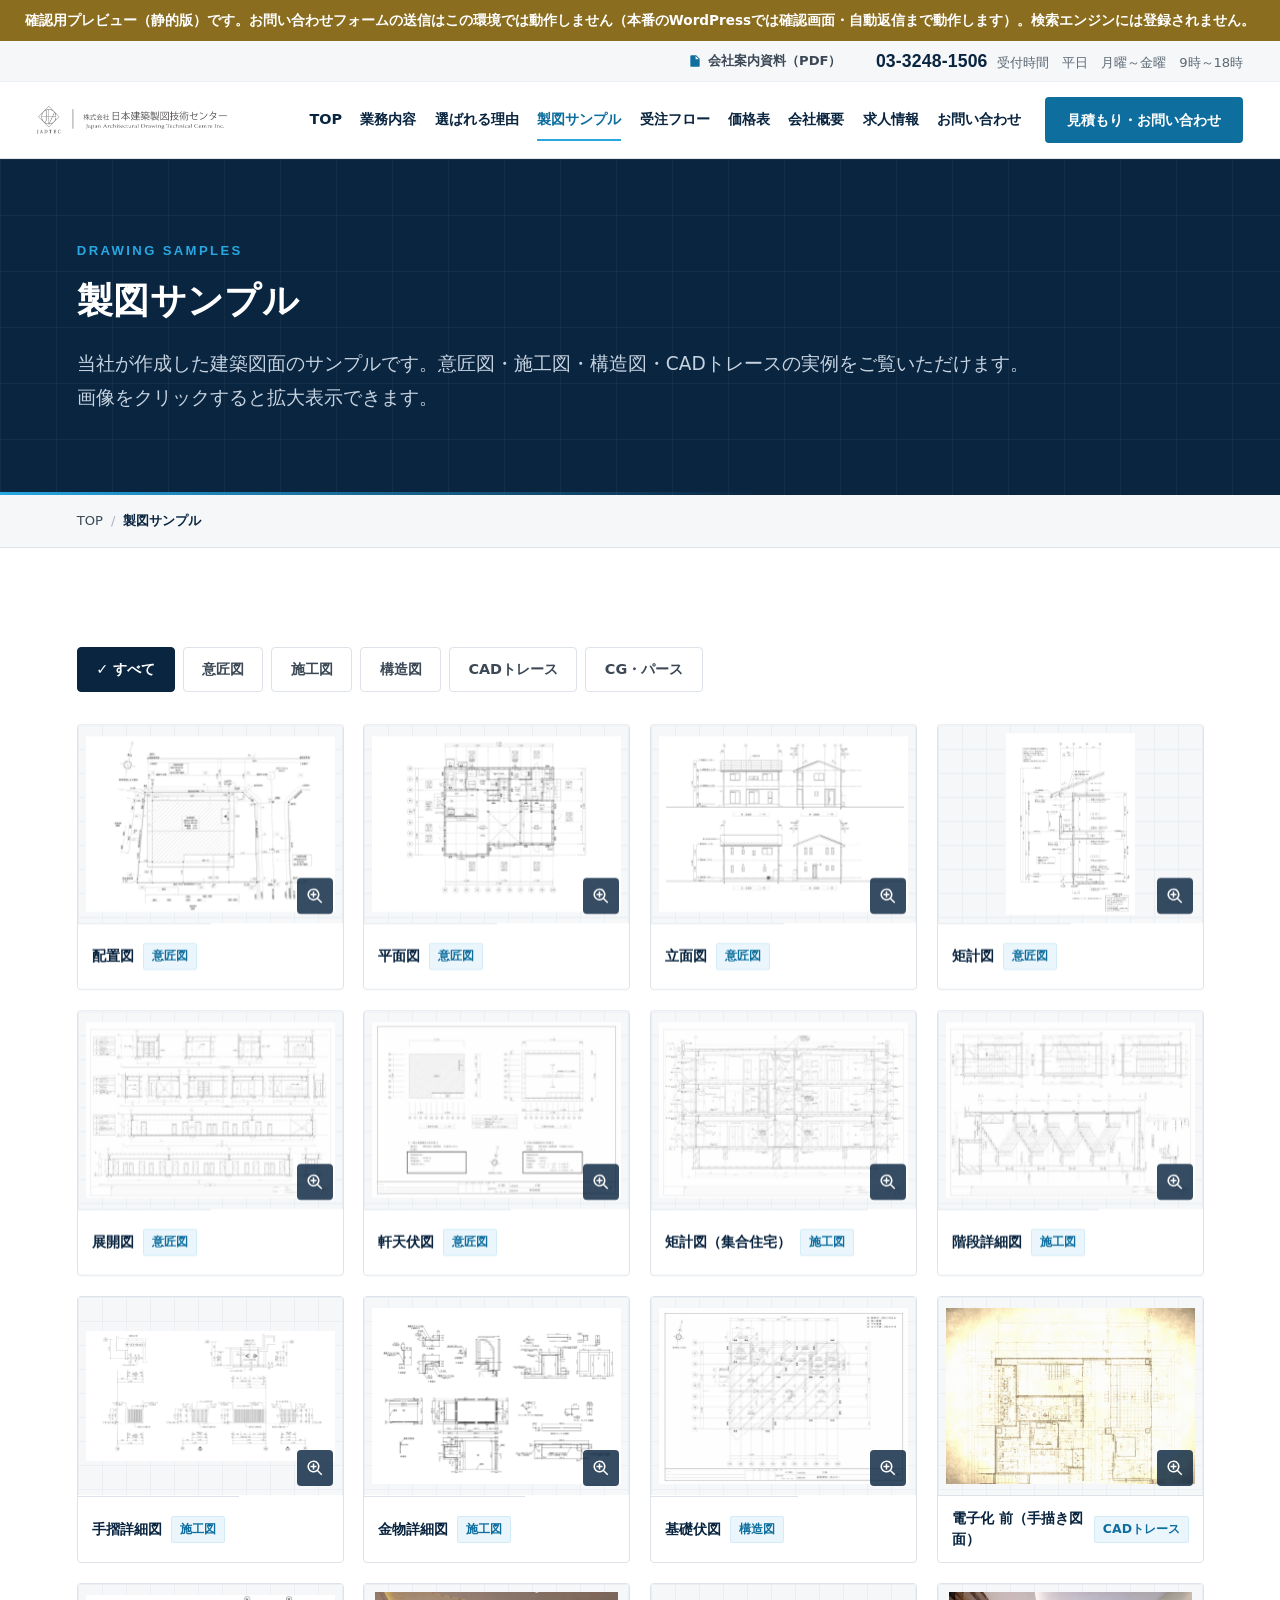
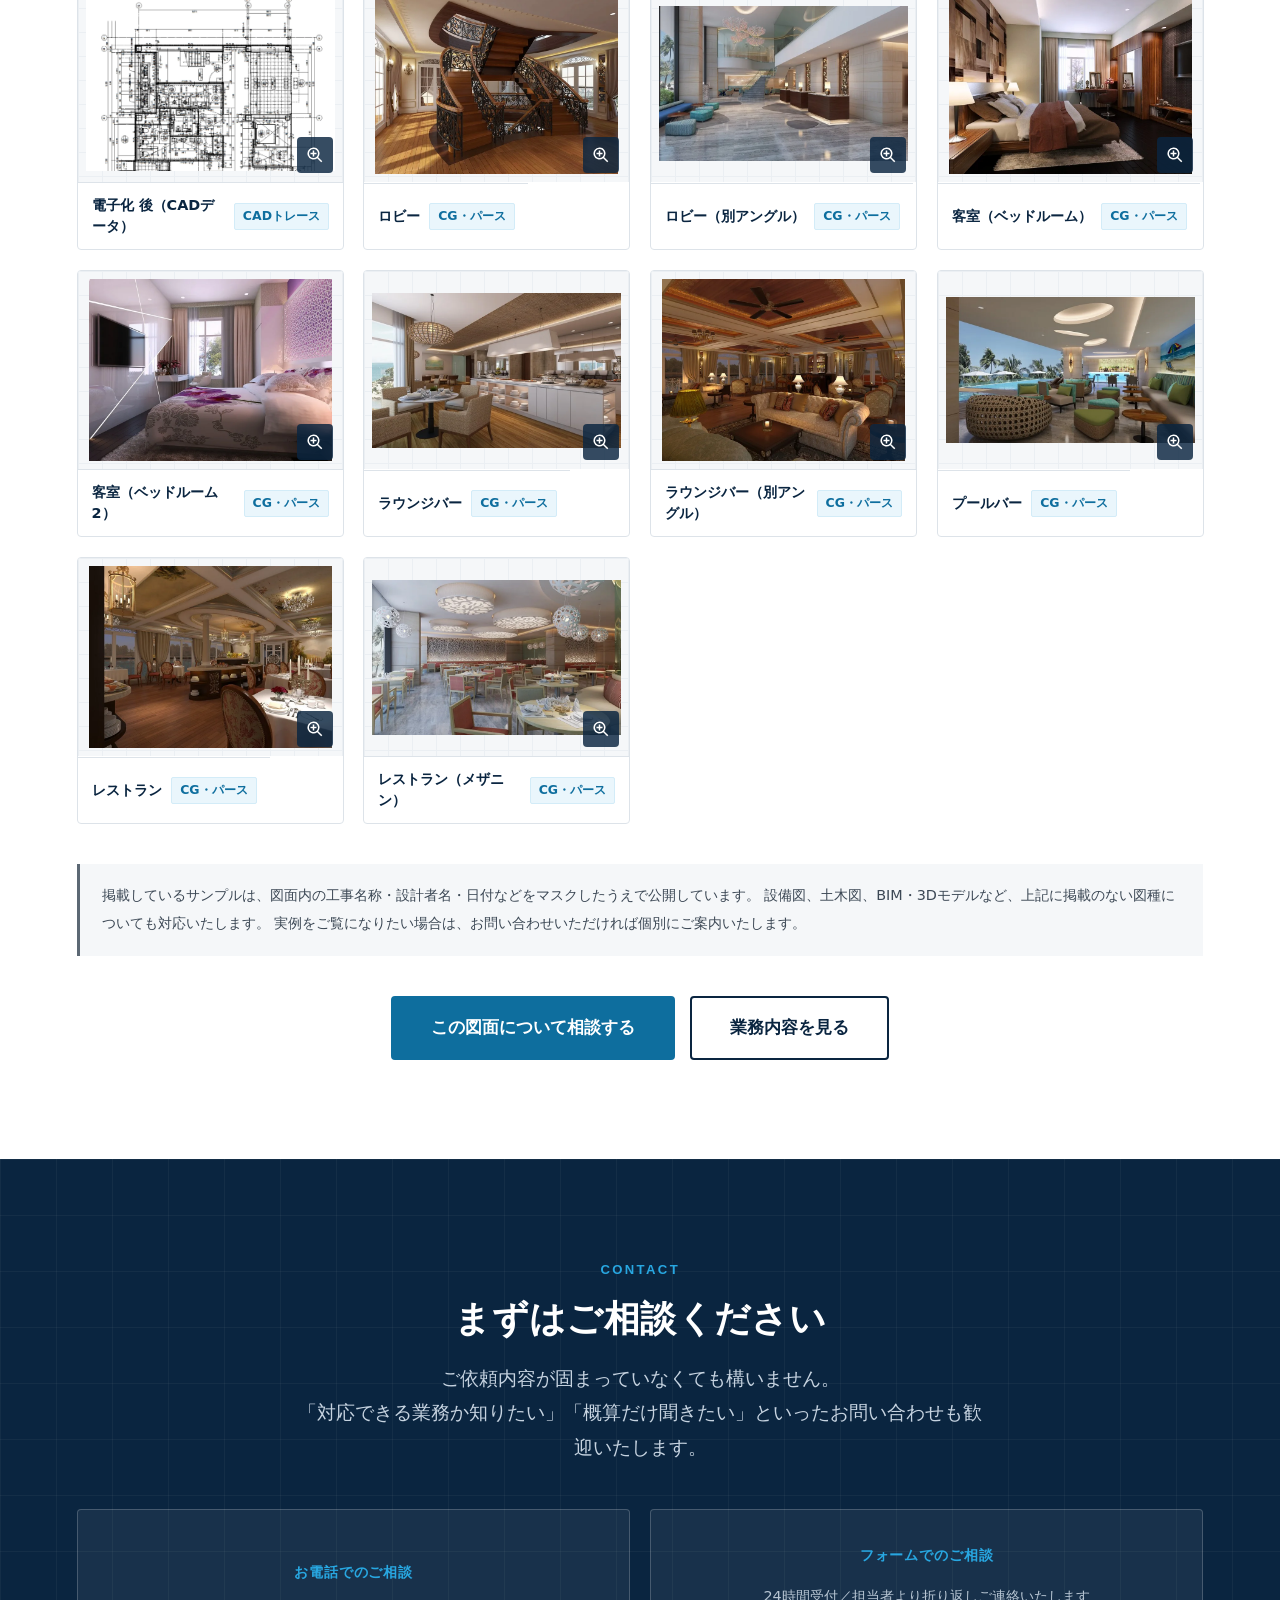
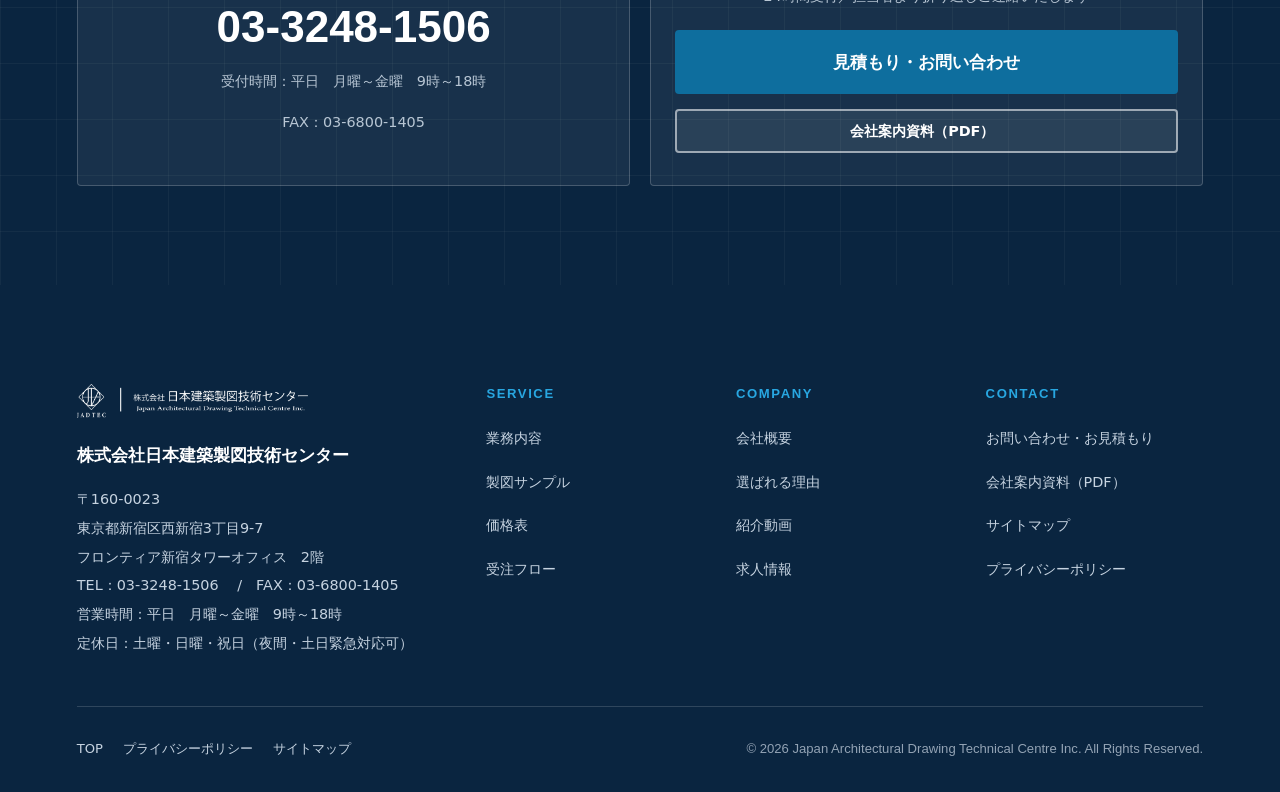
<file: sample/index.html>
<!doctype html>
<html lang="ja">
<head>
	<meta charset="UTF-8">
	<meta name="viewport" content="width=device-width, initial-scale=1">
	<link rel="icon" href="../wp-content/themes/jadtec/assets/img/favicon.ico" sizes="any">
	<link rel="icon" type="image/png" href="../wp-content/themes/jadtec/assets/img/favicon-32.png" sizes="32x32">
	<link rel="apple-touch-icon" href="../wp-content/themes/jadtec/assets/img/favicon-180.png">
	<title>製図サンプル｜意匠図・施工図・構造図・CADトレース実例｜JADTEC</title>
<link rel="stylesheet" href="../wp-content/themes/jadtec/assets/css/main.css">
	<meta name="description" content="当社が作成した建築図面のサンプルです。配置図・平面図・立面図・矩計図・展開図などの意匠図、手摺や金物の施工図、基礎伏図、手描き図面の電子化（CADトレース）の実例をご覧いただけます。">
	<link rel="canonical" href="../sample/index.html">

	<meta property="og:type" content="article">
	<meta property="og:site_name" content="株式会社日本建築製図技術センター">
	<meta property="og:title" content="製図サンプル｜意匠図・施工図・構造図・CADトレース実例｜JADTEC">
	<meta property="og:description" content="当社が作成した建築図面のサンプルです。配置図・平面図・立面図・矩計図・展開図などの意匠図、手摺や金物の施工図、基礎伏図、手描き図面の電子化（CADトレース）の実例をご覧いただけます。">
	<meta property="og:url" content="../sample/index.html">
	<meta property="og:image" content="../wp-content/themes/jadtec/assets/img/ogp.jpg">
	<meta property="og:locale" content="ja_JP">
	<meta name="twitter:card" content="summary_large_image">
	<meta name="twitter:title" content="製図サンプル｜意匠図・施工図・構造図・CADトレース実例｜JADTEC">
	<meta name="twitter:description" content="当社が作成した建築図面のサンプルです。配置図・平面図・立面図・矩計図・展開図などの意匠図、手摺や金物の施工図、基礎伏図、手描き図面の電子化（CADトレース）の実例をご覧いただけます。">
	<meta name="twitter:image" content="../wp-content/themes/jadtec/assets/img/ogp.jpg">
	<meta name="format-detection" content="telephone=no">
	<meta name="theme-color" content="#0A2540">
	<meta name="robots" content="noindex, nofollow">
	<script>
		/* JSが有効なときだけ、スクロール演出用に要素を隠す。
		   JSが無効・エラーの場合は何も隠れず、内容がそのまま読める（プログレッシブエンハンスメント）。
		   動きを減らす設定の利用者には、CSS側で演出そのものを無効化する。 */
		if (!window.matchMedia('(prefers-reduced-motion: reduce)').matches) {
			document.documentElement.classList.add('js-motion');
		}
	</script>
</head>
<body class="page page-sample">
<div style="position:sticky;top:0;z-index:200;background:#8A6D1F;color:#fff;padding:.6rem 1rem;text-align:center;font-size:.85rem;font-weight:700;line-height:1.6">確認用プレビュー（静的版）です。お問い合わせフォームの送信はこの環境では動作しません（本番のWordPressでは確認画面・自動返信まで動作します）。検索エンジンには登録されません。</div>


<a class="skip" href="#main">本文へスキップ</a>

<!-- 読み進み位置のインジケーター（動きを減らす設定では非表示） -->
<div class="progress" aria-hidden="true"></div>

<header class="site-header">
	<!-- 上段：電話・営業時間・資料DL（PCのみ。SPではドロワー内に電話ボタンを出す） -->
	<div class="header__utility">
		<div class="header__utility-inner">
			<a class="header__pdf"
			   href="../wp-content/themes/jadtec/assets/doc/jadtec-company-profile.pdf"
			   target="_blank" rel="noopener">
				<svg viewBox="0 0 24 24" aria-hidden="true"><path d="M14 2H6a2 2 0 0 0-2 2v16a2 2 0 0 0 2 2h12a2 2 0 0 0 2-2V8l-6-6zm-1 7V3.5L18.5 9H13z"/></svg>
				会社案内資料（PDF）<span class="visually-hidden">別ウィンドウで開きます</span>
			</a>
			<a class="header__tel" href="tel:0332481506">
				<span class="header__tel-num">03-3248-1506</span>
				<span class="header__tel-hours">受付時間　平日　月曜～金曜　9時～18時</span>
			</a>
		</div>
	</div>

	<!-- 下段：ロゴ・ナビ・お問い合わせボタン -->
	<div class="header__inner">
		<!-- ロゴ → 必ず正式TOP -->
		<a class="brand" href="../index.html">
			<img src="../wp-content/themes/jadtec/assets/img/jadtec-logo.png"
			     alt="株式会社日本建築製図技術センター（JADTEC／ジャドテック）トップページへ"
			     width="1500" height="221" fetchpriority="high">
		</a>

		<button class="burger" type="button"
		        aria-expanded="false"
		        aria-controls="global-nav"
		        aria-label="メニューを開く">
			<span></span><span></span><span></span>
		</button>

		<div class="header__nav" id="global-nav">
			<nav aria-label="グローバルナビゲーション">
				<ul class="gnav">
																	<li>
							<a href="../index.html"
								>
								TOP							</a>
						</li>
																	<li>
							<a href="../service/index.html"
								>
								業務内容							</a>
						</li>
																	<li>
							<a href="../reasons/index.html"
								>
								選ばれる理由							</a>
						</li>
																	<li>
							<a href="../sample/index.html"
								 aria-current="page">
								製図サンプル							</a>
						</li>
																	<li>
							<a href="../order-flow/index.html"
								>
								受注フロー							</a>
						</li>
																	<li>
							<a href="../price/index.html"
								>
								価格表							</a>
						</li>
																	<li>
							<a href="../infomation/index.html"
								>
								会社概要							</a>
						</li>
																	<li>
							<a href="../job-information/index.html"
								>
								求人情報							</a>
						</li>
																	<li>
							<a href="../contact/index.html"
								>
								お問い合わせ							</a>
						</li>
									</ul>
			</nav>

			<div class="header__cta">
				<!-- SPのドロワー内にも電話とお問い合わせを必ず出す -->
				<a class="header__tel header__tel--drawer" href="tel:0332481506">
					<span class="header__tel-num">03-3248-1506</span>
					<span class="header__tel-hours">受付時間　平日　月曜～金曜　9時～18時</span>
				</a>
				<a class="btn btn--accent" href="../contact/index.html">
					見積もり・お問い合わせ
				</a>
			</div>
		</div>
	</div>
</header>

<main id="main">

<div class="page-head">
	<div class="wrap">
		<span class="page-head__en">Drawing Samples</span>
		<h1 class="page-head__ja">製図サンプル</h1>
								<p class="page-head__lead">当社が作成した建築図面のサンプルです。意匠図・施工図・構造図・CADトレースの実例をご覧いただけます。<br>
画像をクリックすると拡大表示できます。</p>
			</div>
</div>

	<nav class="crumbs" aria-label="パンくずリスト">
		<div class="wrap">
			<ol>
				<li><a href="../index.html">TOP</a></li>
				<li><span aria-current="page">製図サンプル</span></li>
			</ol>
		</div>
	</nav>
	
<section class="section">
	<div class="wrap">

		<h2 class="visually-hidden">カテゴリーで絞り込む</h2>
		<div class="filters" role="group" aria-label="図面のカテゴリーで絞り込む">
			<button class="filter" type="button" data-filter="all" aria-pressed="true">すべて</button>
							<button class="filter" type="button" data-filter="design" aria-pressed="false">
					意匠図				</button>
							<button class="filter" type="button" data-filter="construction" aria-pressed="false">
					施工図				</button>
							<button class="filter" type="button" data-filter="structure" aria-pressed="false">
					構造図				</button>
							<button class="filter" type="button" data-filter="trace" aria-pressed="false">
					CADトレース				</button>
							<button class="filter" type="button" data-filter="cg" aria-pressed="false">
					CG・パース				</button>
					</div>

		<!-- 絞り込み結果を音声でも伝える -->
		<p id="gallery-status" class="visually-hidden" role="status" aria-live="polite"></p>

		<ul class="gallery" id="gallery">
							<li data-category="design">
	<figure class="shot">
		<button class="shot__btn" type="button"
		        aria-label="配置図を拡大表示"
		        data-full="../wp-content/themes/jadtec/assets/img/samples/sample-site-plan-01.jpg"
		        data-caption="配置図｜意匠図"
		        data-alt="配置図（意匠図）のサンプル図面。敷地内の建物配置、真北、道路・隣地境界線を示した図面。">
			<span class="shot__frame">
				<picture><source srcset="../wp-content/themes/jadtec/assets/img/samples/sample-site-plan-01.webp" type="image/webp"><img src="../wp-content/themes/jadtec/assets/img/samples/sample-site-plan-01.jpg" alt="配置図（意匠図）のサンプル図面。敷地内の建物配置、真北、道路・隣地境界線を示した図面。" class="" loading="lazy" decoding="async" width="1000" height="707"></picture>				<span class="shot__zoom" aria-hidden="true">
					<svg viewBox="0 0 24 24"><path d="M10 2a8 8 0 0 1 6.3 12.9l5.4 5.4-1.4 1.4-5.4-5.4A8 8 0 1 1 10 2zm0 2a6 6 0 1 0 0 12 6 6 0 0 0 0-12zm1 2v3h3v2h-3v3H9v-3H6V9h3V6z"/></svg>
				</span>
			</span>
			<figcaption class="shot__cap">
				<span>配置図</span>
									<span class="shot__tag">意匠図</span>
							</figcaption>
		</button>
	</figure>
</li>
							<li data-category="design">
	<figure class="shot">
		<button class="shot__btn" type="button"
		        aria-label="平面図を拡大表示"
		        data-full="../wp-content/themes/jadtec/assets/img/samples/sample-floor-plan-01.jpg"
		        data-caption="平面図｜意匠図"
		        data-alt="平面図（意匠図）のサンプル図面。木造2階建て住宅の1階平面図。各室の配置と寸法を記載。">
			<span class="shot__frame">
				<picture><source srcset="../wp-content/themes/jadtec/assets/img/samples/sample-floor-plan-01.webp" type="image/webp"><img src="../wp-content/themes/jadtec/assets/img/samples/sample-floor-plan-01.jpg" alt="平面図（意匠図）のサンプル図面。木造2階建て住宅の1階平面図。各室の配置と寸法を記載。" class="" loading="lazy" decoding="async" width="1000" height="707"></picture>				<span class="shot__zoom" aria-hidden="true">
					<svg viewBox="0 0 24 24"><path d="M10 2a8 8 0 0 1 6.3 12.9l5.4 5.4-1.4 1.4-5.4-5.4A8 8 0 1 1 10 2zm0 2a6 6 0 1 0 0 12 6 6 0 0 0 0-12zm1 2v3h3v2h-3v3H9v-3H6V9h3V6z"/></svg>
				</span>
			</span>
			<figcaption class="shot__cap">
				<span>平面図</span>
									<span class="shot__tag">意匠図</span>
							</figcaption>
		</button>
	</figure>
</li>
							<li data-category="design">
	<figure class="shot">
		<button class="shot__btn" type="button"
		        aria-label="立面図を拡大表示"
		        data-full="../wp-content/themes/jadtec/assets/img/samples/sample-elevation-01.jpg"
		        data-caption="立面図｜意匠図"
		        data-alt="立面図（意匠図）のサンプル図面。南・東・北・西の4面の立面図。外観と高さ関係を示した図面。">
			<span class="shot__frame">
				<picture><source srcset="../wp-content/themes/jadtec/assets/img/samples/sample-elevation-01.webp" type="image/webp"><img src="../wp-content/themes/jadtec/assets/img/samples/sample-elevation-01.jpg" alt="立面図（意匠図）のサンプル図面。南・東・北・西の4面の立面図。外観と高さ関係を示した図面。" class="" loading="lazy" decoding="async" width="1000" height="707"></picture>				<span class="shot__zoom" aria-hidden="true">
					<svg viewBox="0 0 24 24"><path d="M10 2a8 8 0 0 1 6.3 12.9l5.4 5.4-1.4 1.4-5.4-5.4A8 8 0 1 1 10 2zm0 2a6 6 0 1 0 0 12 6 6 0 0 0 0-12zm1 2v3h3v2h-3v3H9v-3H6V9h3V6z"/></svg>
				</span>
			</span>
			<figcaption class="shot__cap">
				<span>立面図</span>
									<span class="shot__tag">意匠図</span>
							</figcaption>
		</button>
	</figure>
</li>
							<li data-category="design">
	<figure class="shot">
		<button class="shot__btn" type="button"
		        aria-label="矩計図を拡大表示"
		        data-full="../wp-content/themes/jadtec/assets/img/samples/sample-section-detail-01.jpg"
		        data-caption="矩計図｜意匠図"
		        data-alt="矩計図（意匠図）のサンプル図面。木造住宅の矩計図。基礎から屋根までの納まりを断面で示した図面。">
			<span class="shot__frame">
				<picture><source srcset="../wp-content/themes/jadtec/assets/img/samples/sample-section-detail-01.webp" type="image/webp"><img src="../wp-content/themes/jadtec/assets/img/samples/sample-section-detail-01.jpg" alt="矩計図（意匠図）のサンプル図面。木造住宅の矩計図。基礎から屋根までの納まりを断面で示した図面。" class="" loading="lazy" decoding="async" width="707" height="1000"></picture>				<span class="shot__zoom" aria-hidden="true">
					<svg viewBox="0 0 24 24"><path d="M10 2a8 8 0 0 1 6.3 12.9l5.4 5.4-1.4 1.4-5.4-5.4A8 8 0 1 1 10 2zm0 2a6 6 0 1 0 0 12 6 6 0 0 0 0-12zm1 2v3h3v2h-3v3H9v-3H6V9h3V6z"/></svg>
				</span>
			</span>
			<figcaption class="shot__cap">
				<span>矩計図</span>
									<span class="shot__tag">意匠図</span>
							</figcaption>
		</button>
	</figure>
</li>
							<li data-category="design">
	<figure class="shot">
		<button class="shot__btn" type="button"
		        aria-label="展開図を拡大表示"
		        data-full="../wp-content/themes/jadtec/assets/img/samples/sample-interior-elevation-01.jpg"
		        data-caption="展開図｜意匠図"
		        data-alt="展開図（意匠図）のサンプル図面。各室の壁面を展開した図面。仕上表を併記。">
			<span class="shot__frame">
				<picture><source srcset="../wp-content/themes/jadtec/assets/img/samples/sample-interior-elevation-01.webp" type="image/webp"><img src="../wp-content/themes/jadtec/assets/img/samples/sample-interior-elevation-01.jpg" alt="展開図（意匠図）のサンプル図面。各室の壁面を展開した図面。仕上表を併記。" class="" loading="lazy" decoding="async" width="1000" height="706"></picture>				<span class="shot__zoom" aria-hidden="true">
					<svg viewBox="0 0 24 24"><path d="M10 2a8 8 0 0 1 6.3 12.9l5.4 5.4-1.4 1.4-5.4-5.4A8 8 0 1 1 10 2zm0 2a6 6 0 1 0 0 12 6 6 0 0 0 0-12zm1 2v3h3v2h-3v3H9v-3H6V9h3V6z"/></svg>
				</span>
			</span>
			<figcaption class="shot__cap">
				<span>展開図</span>
									<span class="shot__tag">意匠図</span>
							</figcaption>
		</button>
	</figure>
</li>
							<li data-category="design">
	<figure class="shot">
		<button class="shot__btn" type="button"
		        aria-label="軒天伏図を拡大表示"
		        data-full="../wp-content/themes/jadtec/assets/img/samples/sample-eaves-plan-01.jpg"
		        data-caption="軒天伏図｜意匠図"
		        data-alt="軒天伏図（意匠図）のサンプル図面。軒天の伏図。小屋裏換気口の計算表を含む。">
			<span class="shot__frame">
				<picture><source srcset="../wp-content/themes/jadtec/assets/img/samples/sample-eaves-plan-01.webp" type="image/webp"><img src="../wp-content/themes/jadtec/assets/img/samples/sample-eaves-plan-01.jpg" alt="軒天伏図（意匠図）のサンプル図面。軒天の伏図。小屋裏換気口の計算表を含む。" class="" loading="lazy" decoding="async" width="1000" height="707"></picture>				<span class="shot__zoom" aria-hidden="true">
					<svg viewBox="0 0 24 24"><path d="M10 2a8 8 0 0 1 6.3 12.9l5.4 5.4-1.4 1.4-5.4-5.4A8 8 0 1 1 10 2zm0 2a6 6 0 1 0 0 12 6 6 0 0 0 0-12zm1 2v3h3v2h-3v3H9v-3H6V9h3V6z"/></svg>
				</span>
			</span>
			<figcaption class="shot__cap">
				<span>軒天伏図</span>
									<span class="shot__tag">意匠図</span>
							</figcaption>
		</button>
	</figure>
</li>
							<li data-category="construction">
	<figure class="shot">
		<button class="shot__btn" type="button"
		        aria-label="矩計図（集合住宅）を拡大表示"
		        data-full="../wp-content/themes/jadtec/assets/img/samples/sample-section-detail-02.jpg"
		        data-caption="矩計図（集合住宅）｜施工図"
		        data-alt="矩計図（集合住宅）（施工図）のサンプル図面。集合住宅の断面詳細図。各部の納まりを示した図面。">
			<span class="shot__frame">
				<picture><source srcset="../wp-content/themes/jadtec/assets/img/samples/sample-section-detail-02.webp" type="image/webp"><img src="../wp-content/themes/jadtec/assets/img/samples/sample-section-detail-02.jpg" alt="矩計図（集合住宅）（施工図）のサンプル図面。集合住宅の断面詳細図。各部の納まりを示した図面。" class="" loading="lazy" decoding="async" width="1000" height="706"></picture>				<span class="shot__zoom" aria-hidden="true">
					<svg viewBox="0 0 24 24"><path d="M10 2a8 8 0 0 1 6.3 12.9l5.4 5.4-1.4 1.4-5.4-5.4A8 8 0 1 1 10 2zm0 2a6 6 0 1 0 0 12 6 6 0 0 0 0-12zm1 2v3h3v2h-3v3H9v-3H6V9h3V6z"/></svg>
				</span>
			</span>
			<figcaption class="shot__cap">
				<span>矩計図（集合住宅）</span>
									<span class="shot__tag">施工図</span>
							</figcaption>
		</button>
	</figure>
</li>
							<li data-category="construction">
	<figure class="shot">
		<button class="shot__btn" type="button"
		        aria-label="階段詳細図を拡大表示"
		        data-full="../wp-content/themes/jadtec/assets/img/samples/sample-stair-detail-01.jpg"
		        data-caption="階段詳細図｜施工図"
		        data-alt="階段詳細図（施工図）のサンプル図面。集合住宅の階段詳細図。平面3面と断面・展開を示した図面。">
			<span class="shot__frame">
				<picture><source srcset="../wp-content/themes/jadtec/assets/img/samples/sample-stair-detail-01.webp" type="image/webp"><img src="../wp-content/themes/jadtec/assets/img/samples/sample-stair-detail-01.jpg" alt="階段詳細図（施工図）のサンプル図面。集合住宅の階段詳細図。平面3面と断面・展開を示した図面。" class="" loading="lazy" decoding="async" width="1000" height="706"></picture>				<span class="shot__zoom" aria-hidden="true">
					<svg viewBox="0 0 24 24"><path d="M10 2a8 8 0 0 1 6.3 12.9l5.4 5.4-1.4 1.4-5.4-5.4A8 8 0 1 1 10 2zm0 2a6 6 0 1 0 0 12 6 6 0 0 0 0-12zm1 2v3h3v2h-3v3H9v-3H6V9h3V6z"/></svg>
				</span>
			</span>
			<figcaption class="shot__cap">
				<span>階段詳細図</span>
									<span class="shot__tag">施工図</span>
							</figcaption>
		</button>
	</figure>
</li>
							<li data-category="construction">
	<figure class="shot">
		<button class="shot__btn" type="button"
		        aria-label="手摺詳細図を拡大表示"
		        data-full="../wp-content/themes/jadtec/assets/img/samples/sample-handrail-detail-01.jpg"
		        data-caption="手摺詳細図｜施工図"
		        data-alt="手摺詳細図（施工図）のサンプル図面。バルコニー手摺の製作詳細図。各部材の断面を記載。">
			<span class="shot__frame">
				<picture><source srcset="../wp-content/themes/jadtec/assets/img/samples/sample-handrail-detail-01.webp" type="image/webp"><img src="../wp-content/themes/jadtec/assets/img/samples/sample-handrail-detail-01.jpg" alt="手摺詳細図（施工図）のサンプル図面。バルコニー手摺の製作詳細図。各部材の断面を記載。" class="" loading="lazy" decoding="async" width="1000" height="523"></picture>				<span class="shot__zoom" aria-hidden="true">
					<svg viewBox="0 0 24 24"><path d="M10 2a8 8 0 0 1 6.3 12.9l5.4 5.4-1.4 1.4-5.4-5.4A8 8 0 1 1 10 2zm0 2a6 6 0 1 0 0 12 6 6 0 0 0 0-12zm1 2v3h3v2h-3v3H9v-3H6V9h3V6z"/></svg>
				</span>
			</span>
			<figcaption class="shot__cap">
				<span>手摺詳細図</span>
									<span class="shot__tag">施工図</span>
							</figcaption>
		</button>
	</figure>
</li>
							<li data-category="construction">
	<figure class="shot">
		<button class="shot__btn" type="button"
		        aria-label="金物詳細図を拡大表示"
		        data-full="../wp-content/themes/jadtec/assets/img/samples/sample-metal-detail-01.jpg"
		        data-caption="金物詳細図｜施工図"
		        data-alt="金物詳細図（施工図）のサンプル図面。鋼製金物の製作詳細図。板厚・溶接・アンカーの納まりを記載。">
			<span class="shot__frame">
				<picture><source srcset="../wp-content/themes/jadtec/assets/img/samples/sample-metal-detail-01.webp" type="image/webp"><img src="../wp-content/themes/jadtec/assets/img/samples/sample-metal-detail-01.jpg" alt="金物詳細図（施工図）のサンプル図面。鋼製金物の製作詳細図。板厚・溶接・アンカーの納まりを記載。" class="" loading="lazy" decoding="async" width="1000" height="707"></picture>				<span class="shot__zoom" aria-hidden="true">
					<svg viewBox="0 0 24 24"><path d="M10 2a8 8 0 0 1 6.3 12.9l5.4 5.4-1.4 1.4-5.4-5.4A8 8 0 1 1 10 2zm0 2a6 6 0 1 0 0 12 6 6 0 0 0 0-12zm1 2v3h3v2h-3v3H9v-3H6V9h3V6z"/></svg>
				</span>
			</span>
			<figcaption class="shot__cap">
				<span>金物詳細図</span>
									<span class="shot__tag">施工図</span>
							</figcaption>
		</button>
	</figure>
</li>
							<li data-category="structure">
	<figure class="shot">
		<button class="shot__btn" type="button"
		        aria-label="基礎伏図を拡大表示"
		        data-full="../wp-content/themes/jadtec/assets/img/samples/sample-foundation-plan-01.jpg"
		        data-caption="基礎伏図｜構造図"
		        data-alt="基礎伏図（構造図）のサンプル図面。ベタ基礎の伏図。地耐力・スラブ筋の仕様を記載。">
			<span class="shot__frame">
				<picture><source srcset="../wp-content/themes/jadtec/assets/img/samples/sample-foundation-plan-01.webp" type="image/webp"><img src="../wp-content/themes/jadtec/assets/img/samples/sample-foundation-plan-01.jpg" alt="基礎伏図（構造図）のサンプル図面。ベタ基礎の伏図。地耐力・スラブ筋の仕様を記載。" class="" loading="lazy" decoding="async" width="1000" height="707"></picture>				<span class="shot__zoom" aria-hidden="true">
					<svg viewBox="0 0 24 24"><path d="M10 2a8 8 0 0 1 6.3 12.9l5.4 5.4-1.4 1.4-5.4-5.4A8 8 0 1 1 10 2zm0 2a6 6 0 1 0 0 12 6 6 0 0 0 0-12zm1 2v3h3v2h-3v3H9v-3H6V9h3V6z"/></svg>
				</span>
			</span>
			<figcaption class="shot__cap">
				<span>基礎伏図</span>
									<span class="shot__tag">構造図</span>
							</figcaption>
		</button>
	</figure>
</li>
							<li data-category="trace">
	<figure class="shot">
		<button class="shot__btn" type="button"
		        aria-label="電子化 前（手描き図面）を拡大表示"
		        data-full="../wp-content/themes/jadtec/assets/img/samples/sample-trace-before-01.jpg"
		        data-caption="電子化 前（手描き図面）｜CADトレース"
		        data-alt="電子化 前（手描き図面）（CADトレース）のサンプル図面。CADトレース前の手描き図面。この状態からCADデータへ変換します。">
			<span class="shot__frame">
				<picture><source srcset="../wp-content/themes/jadtec/assets/img/samples/sample-trace-before-01.webp" type="image/webp"><img src="../wp-content/themes/jadtec/assets/img/samples/sample-trace-before-01.jpg" alt="電子化 前（手描き図面）（CADトレース）のサンプル図面。CADトレース前の手描き図面。この状態からCADデータへ変換します。" class="" loading="lazy" decoding="async" width="1200" height="848"></picture>				<span class="shot__zoom" aria-hidden="true">
					<svg viewBox="0 0 24 24"><path d="M10 2a8 8 0 0 1 6.3 12.9l5.4 5.4-1.4 1.4-5.4-5.4A8 8 0 1 1 10 2zm0 2a6 6 0 1 0 0 12 6 6 0 0 0 0-12zm1 2v3h3v2h-3v3H9v-3H6V9h3V6z"/></svg>
				</span>
			</span>
			<figcaption class="shot__cap">
				<span>電子化 前（手描き図面）</span>
									<span class="shot__tag">CADトレース</span>
							</figcaption>
		</button>
	</figure>
</li>
							<li data-category="trace">
	<figure class="shot">
		<button class="shot__btn" type="button"
		        aria-label="電子化 後（CADデータ）を拡大表示"
		        data-full="../wp-content/themes/jadtec/assets/img/samples/sample-trace-after-01.jpg"
		        data-caption="電子化 後（CADデータ）｜CADトレース"
		        data-alt="電子化 後（CADデータ）（CADトレース）のサンプル図面。CADトレース後の図面。手描き図面をDWG・DXF・JWWなどのCADデータへ変換した状態。">
			<span class="shot__frame">
				<picture><source srcset="../wp-content/themes/jadtec/assets/img/samples/sample-trace-after-01.webp" type="image/webp"><img src="../wp-content/themes/jadtec/assets/img/samples/sample-trace-after-01.jpg" alt="電子化 後（CADデータ）（CADトレース）のサンプル図面。CADトレース後の図面。手描き図面をDWG・DXF・JWWなどのCADデータへ変換した状態。" class="" loading="lazy" decoding="async" width="1200" height="849"></picture>				<span class="shot__zoom" aria-hidden="true">
					<svg viewBox="0 0 24 24"><path d="M10 2a8 8 0 0 1 6.3 12.9l5.4 5.4-1.4 1.4-5.4-5.4A8 8 0 1 1 10 2zm0 2a6 6 0 1 0 0 12 6 6 0 0 0 0-12zm1 2v3h3v2h-3v3H9v-3H6V9h3V6z"/></svg>
				</span>
			</span>
			<figcaption class="shot__cap">
				<span>電子化 後（CADデータ）</span>
									<span class="shot__tag">CADトレース</span>
							</figcaption>
		</button>
	</figure>
</li>
							<li data-category="cg">
	<figure class="shot">
		<button class="shot__btn" type="button"
		        aria-label="ロビーを拡大表示"
		        data-full="../wp-content/themes/jadtec/assets/img/samples/cg-lobby-01.jpg"
		        data-caption="ロビー｜CG・パース"
		        data-alt="ロビー（CG・パース）のサンプル図面。ホテルのロビーを想定した3DCG内観パース。素材や照明の質感まで表現。">
			<span class="shot__frame">
				<picture><source srcset="../wp-content/themes/jadtec/assets/img/samples/cg-lobby-01.webp" type="image/webp"><img src="../wp-content/themes/jadtec/assets/img/samples/cg-lobby-01.jpg" alt="ロビー（CG・パース）のサンプル図面。ホテルのロビーを想定した3DCG内観パース。素材や照明の質感まで表現。" class="" loading="lazy" decoding="async" width="799" height="600"></picture>				<span class="shot__zoom" aria-hidden="true">
					<svg viewBox="0 0 24 24"><path d="M10 2a8 8 0 0 1 6.3 12.9l5.4 5.4-1.4 1.4-5.4-5.4A8 8 0 1 1 10 2zm0 2a6 6 0 1 0 0 12 6 6 0 0 0 0-12zm1 2v3h3v2h-3v3H9v-3H6V9h3V6z"/></svg>
				</span>
			</span>
			<figcaption class="shot__cap">
				<span>ロビー</span>
									<span class="shot__tag">CG・パース</span>
							</figcaption>
		</button>
	</figure>
</li>
							<li data-category="cg">
	<figure class="shot">
		<button class="shot__btn" type="button"
		        aria-label="ロビー（別アングル）を拡大表示"
		        data-full="../wp-content/themes/jadtec/assets/img/samples/cg-lobby-02.jpg"
		        data-caption="ロビー（別アングル）｜CG・パース"
		        data-alt="ロビー（別アングル）（CG・パース）のサンプル図面。ロビーの別アングルからの3DCGパース。">
			<span class="shot__frame">
				<picture><source srcset="../wp-content/themes/jadtec/assets/img/samples/cg-lobby-02.webp" type="image/webp"><img src="../wp-content/themes/jadtec/assets/img/samples/cg-lobby-02.jpg" alt="ロビー（別アングル）（CG・パース）のサンプル図面。ロビーの別アングルからの3DCGパース。" class="" loading="lazy" decoding="async" width="800" height="500"></picture>				<span class="shot__zoom" aria-hidden="true">
					<svg viewBox="0 0 24 24"><path d="M10 2a8 8 0 0 1 6.3 12.9l5.4 5.4-1.4 1.4-5.4-5.4A8 8 0 1 1 10 2zm0 2a6 6 0 1 0 0 12 6 6 0 0 0 0-12zm1 2v3h3v2h-3v3H9v-3H6V9h3V6z"/></svg>
				</span>
			</span>
			<figcaption class="shot__cap">
				<span>ロビー（別アングル）</span>
									<span class="shot__tag">CG・パース</span>
							</figcaption>
		</button>
	</figure>
</li>
							<li data-category="cg">
	<figure class="shot">
		<button class="shot__btn" type="button"
		        aria-label="客室（ベッドルーム）を拡大表示"
		        data-full="../wp-content/themes/jadtec/assets/img/samples/cg-bedroom-01.jpg"
		        data-caption="客室（ベッドルーム）｜CG・パース"
		        data-alt="客室（ベッドルーム）（CG・パース）のサンプル図面。客室のベッドルームを想定した3DCG内観パース。">
			<span class="shot__frame">
				<picture><source srcset="../wp-content/themes/jadtec/assets/img/samples/cg-bedroom-01.webp" type="image/webp"><img src="../wp-content/themes/jadtec/assets/img/samples/cg-bedroom-01.jpg" alt="客室（ベッドルーム）（CG・パース）のサンプル図面。客室のベッドルームを想定した3DCG内観パース。" class="" loading="lazy" decoding="async" width="800" height="600"></picture>				<span class="shot__zoom" aria-hidden="true">
					<svg viewBox="0 0 24 24"><path d="M10 2a8 8 0 0 1 6.3 12.9l5.4 5.4-1.4 1.4-5.4-5.4A8 8 0 1 1 10 2zm0 2a6 6 0 1 0 0 12 6 6 0 0 0 0-12zm1 2v3h3v2h-3v3H9v-3H6V9h3V6z"/></svg>
				</span>
			</span>
			<figcaption class="shot__cap">
				<span>客室（ベッドルーム）</span>
									<span class="shot__tag">CG・パース</span>
							</figcaption>
		</button>
	</figure>
</li>
							<li data-category="cg">
	<figure class="shot">
		<button class="shot__btn" type="button"
		        aria-label="客室（ベッドルーム 2）を拡大表示"
		        data-full="../wp-content/themes/jadtec/assets/img/samples/cg-bedroom-02.jpg"
		        data-caption="客室（ベッドルーム 2）｜CG・パース"
		        data-alt="客室（ベッドルーム 2）（CG・パース）のサンプル図面。別タイプの客室の3DCG内観パース。">
			<span class="shot__frame">
				<picture><source srcset="../wp-content/themes/jadtec/assets/img/samples/cg-bedroom-02.webp" type="image/webp"><img src="../wp-content/themes/jadtec/assets/img/samples/cg-bedroom-02.jpg" alt="客室（ベッドルーム 2）（CG・パース）のサンプル図面。別タイプの客室の3DCG内観パース。" class="" loading="lazy" decoding="async" width="800" height="600"></picture>				<span class="shot__zoom" aria-hidden="true">
					<svg viewBox="0 0 24 24"><path d="M10 2a8 8 0 0 1 6.3 12.9l5.4 5.4-1.4 1.4-5.4-5.4A8 8 0 1 1 10 2zm0 2a6 6 0 1 0 0 12 6 6 0 0 0 0-12zm1 2v3h3v2h-3v3H9v-3H6V9h3V6z"/></svg>
				</span>
			</span>
			<figcaption class="shot__cap">
				<span>客室（ベッドルーム 2）</span>
									<span class="shot__tag">CG・パース</span>
							</figcaption>
		</button>
	</figure>
</li>
							<li data-category="cg">
	<figure class="shot">
		<button class="shot__btn" type="button"
		        aria-label="ラウンジバーを拡大表示"
		        data-full="../wp-content/themes/jadtec/assets/img/samples/cg-lounge-01.jpg"
		        data-caption="ラウンジバー｜CG・パース"
		        data-alt="ラウンジバー（CG・パース）のサンプル図面。ラウンジバーを想定した3DCG内観パース。">
			<span class="shot__frame">
				<picture><source srcset="../wp-content/themes/jadtec/assets/img/samples/cg-lounge-01.webp" type="image/webp"><img src="../wp-content/themes/jadtec/assets/img/samples/cg-lounge-01.jpg" alt="ラウンジバー（CG・パース）のサンプル図面。ラウンジバーを想定した3DCG内観パース。" class="" loading="lazy" decoding="async" width="800" height="500"></picture>				<span class="shot__zoom" aria-hidden="true">
					<svg viewBox="0 0 24 24"><path d="M10 2a8 8 0 0 1 6.3 12.9l5.4 5.4-1.4 1.4-5.4-5.4A8 8 0 1 1 10 2zm0 2a6 6 0 1 0 0 12 6 6 0 0 0 0-12zm1 2v3h3v2h-3v3H9v-3H6V9h3V6z"/></svg>
				</span>
			</span>
			<figcaption class="shot__cap">
				<span>ラウンジバー</span>
									<span class="shot__tag">CG・パース</span>
							</figcaption>
		</button>
	</figure>
</li>
							<li data-category="cg">
	<figure class="shot">
		<button class="shot__btn" type="button"
		        aria-label="ラウンジバー（別アングル）を拡大表示"
		        data-full="../wp-content/themes/jadtec/assets/img/samples/cg-lounge-02.jpg"
		        data-caption="ラウンジバー（別アングル）｜CG・パース"
		        data-alt="ラウンジバー（別アングル）（CG・パース）のサンプル図面。ラウンジバーの別アングルからの3DCGパース。">
			<span class="shot__frame">
				<picture><source srcset="../wp-content/themes/jadtec/assets/img/samples/cg-lounge-02.webp" type="image/webp"><img src="../wp-content/themes/jadtec/assets/img/samples/cg-lounge-02.jpg" alt="ラウンジバー（別アングル）（CG・パース）のサンプル図面。ラウンジバーの別アングルからの3DCGパース。" class="" loading="lazy" decoding="async" width="800" height="600"></picture>				<span class="shot__zoom" aria-hidden="true">
					<svg viewBox="0 0 24 24"><path d="M10 2a8 8 0 0 1 6.3 12.9l5.4 5.4-1.4 1.4-5.4-5.4A8 8 0 1 1 10 2zm0 2a6 6 0 1 0 0 12 6 6 0 0 0 0-12zm1 2v3h3v2h-3v3H9v-3H6V9h3V6z"/></svg>
				</span>
			</span>
			<figcaption class="shot__cap">
				<span>ラウンジバー（別アングル）</span>
									<span class="shot__tag">CG・パース</span>
							</figcaption>
		</button>
	</figure>
</li>
							<li data-category="cg">
	<figure class="shot">
		<button class="shot__btn" type="button"
		        aria-label="プールバーを拡大表示"
		        data-full="../wp-content/themes/jadtec/assets/img/samples/cg-poolbar-01.jpg"
		        data-caption="プールバー｜CG・パース"
		        data-alt="プールバー（CG・パース）のサンプル図面。屋外プールに面したバーを想定した3DCGパース。">
			<span class="shot__frame">
				<picture><source srcset="../wp-content/themes/jadtec/assets/img/samples/cg-poolbar-01.webp" type="image/webp"><img src="../wp-content/themes/jadtec/assets/img/samples/cg-poolbar-01.jpg" alt="プールバー（CG・パース）のサンプル図面。屋外プールに面したバーを想定した3DCGパース。" class="" loading="lazy" decoding="async" width="800" height="470"></picture>				<span class="shot__zoom" aria-hidden="true">
					<svg viewBox="0 0 24 24"><path d="M10 2a8 8 0 0 1 6.3 12.9l5.4 5.4-1.4 1.4-5.4-5.4A8 8 0 1 1 10 2zm0 2a6 6 0 1 0 0 12 6 6 0 0 0 0-12zm1 2v3h3v2h-3v3H9v-3H6V9h3V6z"/></svg>
				</span>
			</span>
			<figcaption class="shot__cap">
				<span>プールバー</span>
									<span class="shot__tag">CG・パース</span>
							</figcaption>
		</button>
	</figure>
</li>
							<li data-category="cg">
	<figure class="shot">
		<button class="shot__btn" type="button"
		        aria-label="レストランを拡大表示"
		        data-full="../wp-content/themes/jadtec/assets/img/samples/cg-restaurant-01.jpg"
		        data-caption="レストラン｜CG・パース"
		        data-alt="レストラン（CG・パース）のサンプル図面。レストランを想定した3DCG内観パース。">
			<span class="shot__frame">
				<picture><source srcset="../wp-content/themes/jadtec/assets/img/samples/cg-restaurant-01.webp" type="image/webp"><img src="../wp-content/themes/jadtec/assets/img/samples/cg-restaurant-01.jpg" alt="レストラン（CG・パース）のサンプル図面。レストランを想定した3DCG内観パース。" class="" loading="lazy" decoding="async" width="800" height="600"></picture>				<span class="shot__zoom" aria-hidden="true">
					<svg viewBox="0 0 24 24"><path d="M10 2a8 8 0 0 1 6.3 12.9l5.4 5.4-1.4 1.4-5.4-5.4A8 8 0 1 1 10 2zm0 2a6 6 0 1 0 0 12 6 6 0 0 0 0-12zm1 2v3h3v2h-3v3H9v-3H6V9h3V6z"/></svg>
				</span>
			</span>
			<figcaption class="shot__cap">
				<span>レストラン</span>
									<span class="shot__tag">CG・パース</span>
							</figcaption>
		</button>
	</figure>
</li>
							<li data-category="cg">
	<figure class="shot">
		<button class="shot__btn" type="button"
		        aria-label="レストラン（メザニン）を拡大表示"
		        data-full="../wp-content/themes/jadtec/assets/img/samples/cg-restaurant-02.jpg"
		        data-caption="レストラン（メザニン）｜CG・パース"
		        data-alt="レストラン（メザニン）（CG・パース）のサンプル図面。レストランのメザニン席を想定した3DCGパース。">
			<span class="shot__frame">
				<picture><source srcset="../wp-content/themes/jadtec/assets/img/samples/cg-restaurant-02.webp" type="image/webp"><img src="../wp-content/themes/jadtec/assets/img/samples/cg-restaurant-02.jpg" alt="レストラン（メザニン）（CG・パース）のサンプル図面。レストランのメザニン席を想定した3DCGパース。" class="" loading="lazy" decoding="async" width="800" height="500"></picture>				<span class="shot__zoom" aria-hidden="true">
					<svg viewBox="0 0 24 24"><path d="M10 2a8 8 0 0 1 6.3 12.9l5.4 5.4-1.4 1.4-5.4-5.4A8 8 0 1 1 10 2zm0 2a6 6 0 1 0 0 12 6 6 0 0 0 0-12zm1 2v3h3v2h-3v3H9v-3H6V9h3V6z"/></svg>
				</span>
			</span>
			<figcaption class="shot__cap">
				<span>レストラン（メザニン）</span>
									<span class="shot__tag">CG・パース</span>
							</figcaption>
		</button>
	</figure>
</li>
					</ul>

		<div class="note" style="margin-top:2.5rem">
			<p>
				掲載しているサンプルは、図面内の工事名称・設計者名・日付などをマスクしたうえで公開しています。
				設備図、土木図、BIM・3Dモデルなど、上記に掲載のない図種についても対応いたします。
				実例をご覧になりたい場合は、お問い合わせいただければ個別にご案内いたします。
			</p>
		</div>

		<div class="btn-row btn-row--center" style="margin-top:2.5rem">
			<a class="btn btn--accent btn--lg" href="../contact/index.html">この図面について相談する</a>
			<a class="btn btn--outline btn--lg" href="../service/index.html">業務内容を見る</a>
		</div>
	</div>
</section>

<section class="cta">
	<div class="wrap">
		<div class="sec-head sec-head--center" style="margin-bottom:0">
			<span class="sec-head__en">Contact</span>
			<h2 class="cta__title">まずはご相談ください</h2>
			<p class="cta__lead">
				ご依頼内容が固まっていなくても構いません。<br>
				「対応できる業務か知りたい」「概算だけ聞きたい」といったお問い合わせも歓迎いたします。
			</p>
		</div>

		<div class="cta__grid">
			<div class="cta__box">
				<span class="cta__label">お電話でのご相談</span>
				<a class="cta__tel" href="tel:0332481506">
					03-3248-1506				</a>
				<span class="cta__hours">受付時間：平日　月曜～金曜　9時～18時</span>
				<span class="cta__hours">FAX：03-6800-1405</span>
			</div>

			<div class="cta__box">
				<span class="cta__label">フォームでのご相談</span>
				<p class="cta__hours" style="margin-bottom:.4rem">24時間受付／担当者より折り返しご連絡いたします</p>
				<a class="btn btn--accent btn--lg btn--block" href="../contact/index.html">
					見積もり・お問い合わせ
				</a>
				<a class="btn btn--ghost btn--sm btn--block"
				   href="../wp-content/themes/jadtec/assets/doc/jadtec-company-profile.pdf"
				   target="_blank" rel="noopener">
					会社案内資料（PDF）<span class="visually-hidden">別ウィンドウで開きます</span>
				</a>
			</div>
		</div>
	</div>
</section>
<div class="lightbox" id="lightbox" role="dialog" aria-modal="true" aria-label="図面の拡大表示">
	<button class="lightbox__close" type="button" aria-label="拡大表示を閉じる">&times;</button>
	<button class="lightbox__nav lightbox__nav--prev" type="button" aria-label="前の図面">&#8249;</button>
	<button class="lightbox__nav lightbox__nav--next" type="button" aria-label="次の図面">&#8250;</button>
	<div>
		<!-- src は空にしない。空の src はブラウザが「ページ自身」を画像として
		     読み込もうとし、無駄なリクエストと画像エラーを起こすため。
		     拡大表示を開いた時点で JS が src を設定する。 -->
		<img alt="" hidden>
		<p class="lightbox__cap"></p>
		<!-- スマホで線を細部まで確認したい場合に、画像単体で開いてピンチ拡大できるようにする -->
		<p style="text-align:center"><a class="lightbox__open" href="#" target="_blank" rel="noopener">画像だけを別タブで開く<span class="visually-hidden">（別ウィンドウで開きます）</span></a></p>
	</div>
</div>
</main><!-- /#main -->

<footer class="site-footer">
	<div class="wrap">
		<div class="footer__top">
			<div>
				<img class="footer__logo"
				     src="../wp-content/themes/jadtec/assets/img/jadtec-logo.png"
				     alt="" width="1500" height="221" loading="lazy" decoding="async">
				<p class="footer__name">株式会社日本建築製図技術センター</p>
				<address class="footer__info">
					〒160-0023<br>
					東京都新宿区西新宿3丁目9-7<br>
					フロンティア新宿タワーオフィス　2階<br>
					TEL：<a href="tel:0332481506">03-3248-1506</a>
					　/　FAX：03-6800-1405<br>
					営業時間：平日　月曜～金曜　9時～18時<br>
					定休日：土曜・日曜・祝日（夜間・土日緊急対応可）				</address>
			</div>

			<div class="footer__nav">
				<div>
					<h2>Service</h2>
					<ul>
						<li><a href="../service/index.html">業務内容</a></li>
						<li><a href="../sample/index.html">製図サンプル</a></li>
						<li><a href="../price/index.html">価格表</a></li>
						<li><a href="../order-flow/index.html">受注フロー</a></li>
					</ul>
				</div>
				<div>
					<h2>Company</h2>
					<ul>
						<li><a href="../infomation/index.html">会社概要</a></li>
						<li><a href="../reasons/index.html">選ばれる理由</a></li>
						<li><a href="../movie001/index.html">紹介動画</a></li>
						<li><a href="../job-information/index.html">求人情報</a></li>
					</ul>
				</div>
				<div>
					<h2>Contact</h2>
					<ul>
						<li><a href="../contact/index.html">お問い合わせ・お見積もり</a></li>
						<li>
							<a href="../wp-content/themes/jadtec/assets/doc/jadtec-company-profile.pdf"
							   target="_blank" rel="noopener">
								会社案内資料（PDF）
							</a>
						</li>
						<li><a href="../sitemap/index.html">サイトマップ</a></li>
						<li><a href="../privacy-policy/index.html">プライバシーポリシー</a></li>
					</ul>
				</div>
			</div>
		</div>

		<div class="footer__bottom">
			<ul class="footer__legal">
				<li><a href="../index.html">TOP</a></li>
				<li><a href="../privacy-policy/index.html">プライバシーポリシー</a></li>
				<li><a href="../sitemap/index.html">サイトマップ</a></li>
			</ul>
			<p class="footer__copy">
				&copy; 2026 Japan Architectural Drawing Technical Centre Inc. All Rights Reserved.
			</p>
		</div>
	</div>
</footer>

<!-- スマートフォン用の固定アクションバー（本文を隠さないよう body に下余白を確保済み） -->
<div class="mobile-bar">
	<a class="btn btn--outline" href="tel:0332481506">
		<svg class="btn__ico" viewBox="0 0 24 24" aria-hidden="true"><path d="M6.6 10.8c1.4 2.8 3.8 5.1 6.6 6.6l2.2-2.2c.3-.3.7-.4 1-.2 1.2.4 2.4.6 3.6.6.6 0 1 .4 1 1V20c0 .6-.4 1-1 1C10.6 21 3 13.4 3 4c0-.6.4-1 1-1h3.5c.6 0 1 .4 1 1 0 1.3.2 2.5.6 3.6.1.4 0 .8-.2 1l-2.3 2.2z"/></svg>
		電話する
	</a>
	<a class="btn btn--accent" href="../contact/index.html">
		<svg class="btn__ico" viewBox="0 0 24 24" aria-hidden="true"><path d="M20 4H4a2 2 0 0 0-2 2v12a2 2 0 0 0 2 2h16a2 2 0 0 0 2-2V6a2 2 0 0 0-2-2zm0 4-8 5-8-5V6l8 5 8-5v2z"/></svg>
		お問い合わせ
	</a>
</div>

<script src="../wp-content/themes/jadtec/assets/js/main.js"></script>

<script type="application/ld+json">
{
    "@context": "https://schema.org",
    "@graph": [
        {
            "@type": "Organization",
            "@id": "../#organization/index.html",
            "name": "株式会社日本建築製図技術センター",
            "alternateName": "JADTEC",
            "legalName": "Japan Architectural Drawing Technical Centre Inc.",
            "url": "../index.html",
            "logo": "../wp-content/themes/jadtec/assets/img/jadtec-logo.png",
            "telephone": "03-3248-1506",
            "faxNumber": "03-6800-1405",
            "email": "info@jadtec.co.jp",
            "address": {
                "@type": "PostalAddress",
                "addressCountry": "JP",
                "postalCode": "160-0023",
                "addressRegion": "東京都",
                "addressLocality": "新宿区",
                "streetAddress": "東京都新宿区西新宿3丁目9-7 フロンティア新宿タワーオフィス　2階"
            },
            "contactPoint": {
                "@type": "ContactPoint",
                "contactType": "sales",
                "telephone": "+81-3-3248-1506",
                "email": "info@jadtec.co.jp",
                "areaServed": "JP",
                "availableLanguage": [
                    "Japanese"
                ]
            }
        },
        {
            "@type": "WebSite",
            "@id": "../#website/index.html",
            "url": "../index.html",
            "name": "株式会社日本建築製図技術センター",
            "publisher": {
                "@id": "../#organization/index.html"
            },
            "inLanguage": "ja"
        },
        {
            "@type": "BreadcrumbList",
            "itemListElement": [
                {
                    "@type": "ListItem",
                    "position": 1,
                    "name": "TOP",
                    "item": "../index.html"
                },
                {
                    "@type": "ListItem",
                    "position": 2,
                    "name": "製図サンプル",
                    "item": "../sample/index.html"
                }
            ]
        }
    ]
}
</script>
</body>
</html>
</file>
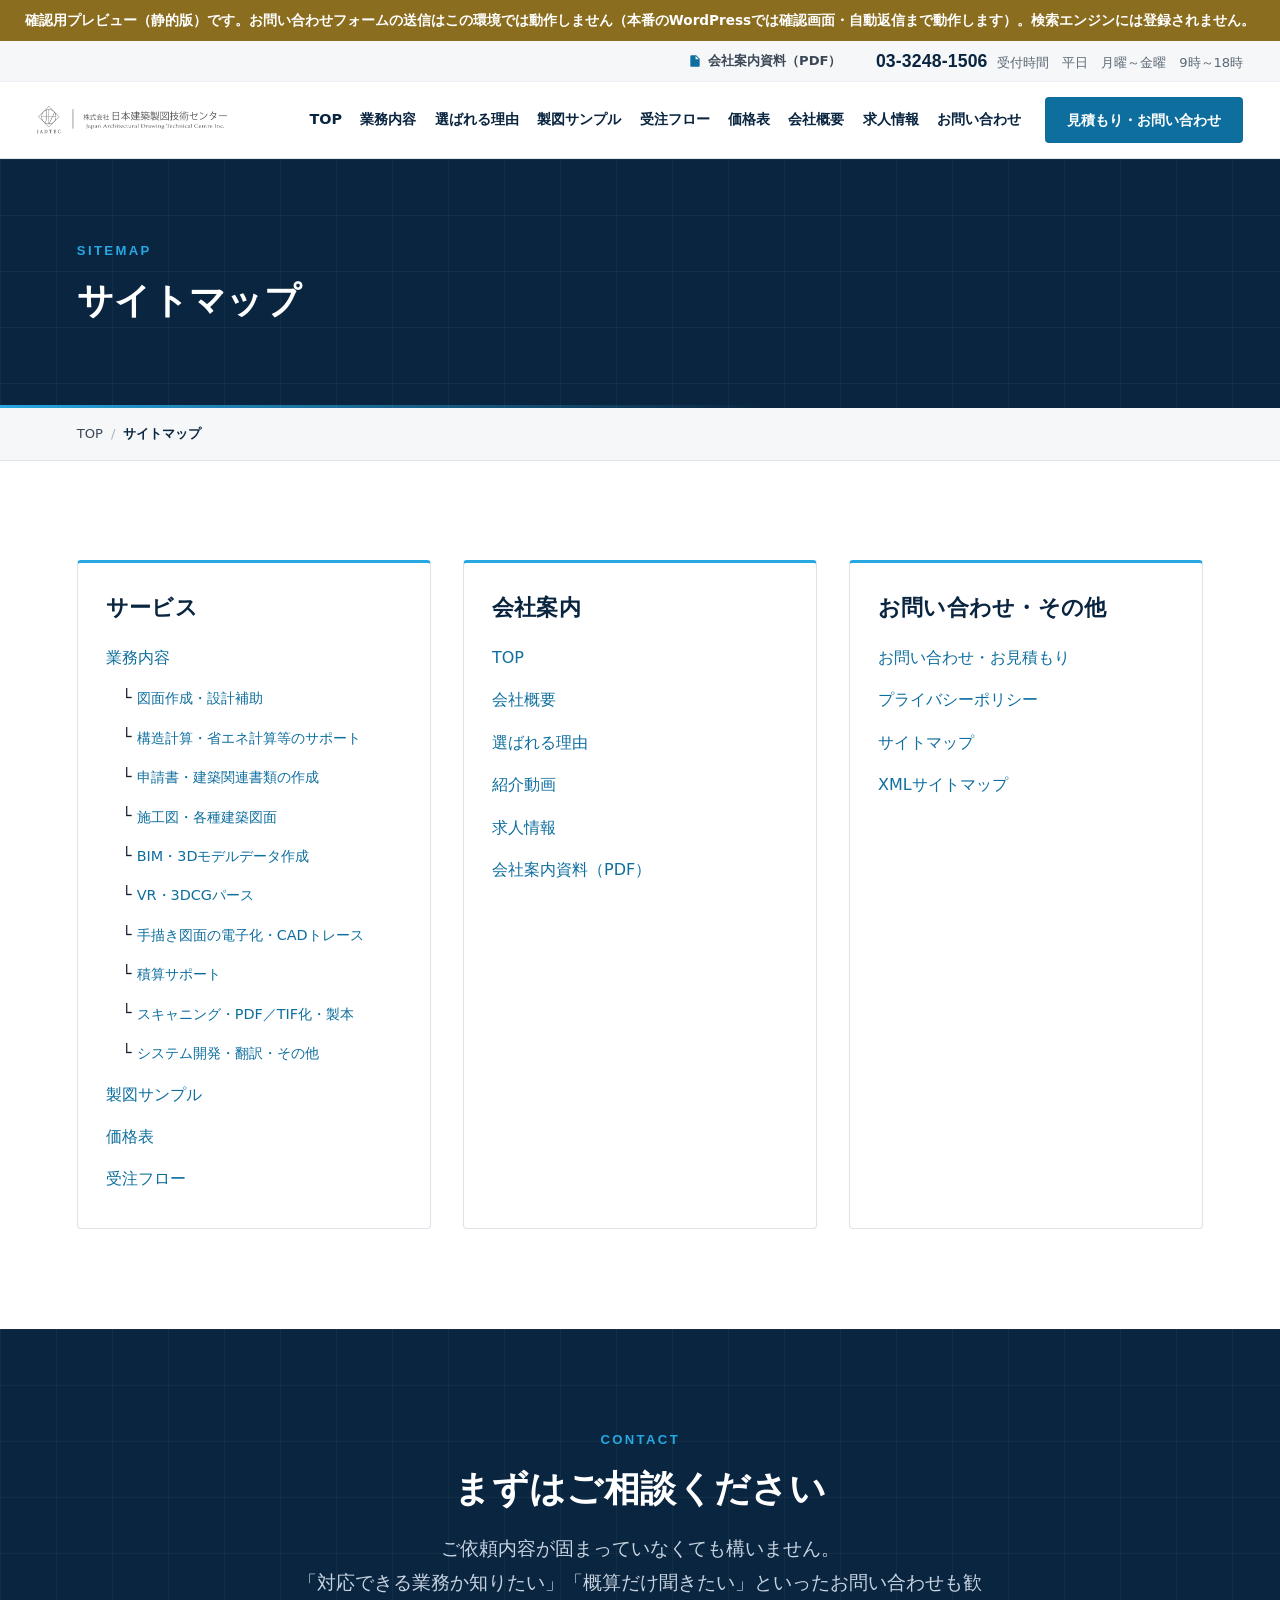
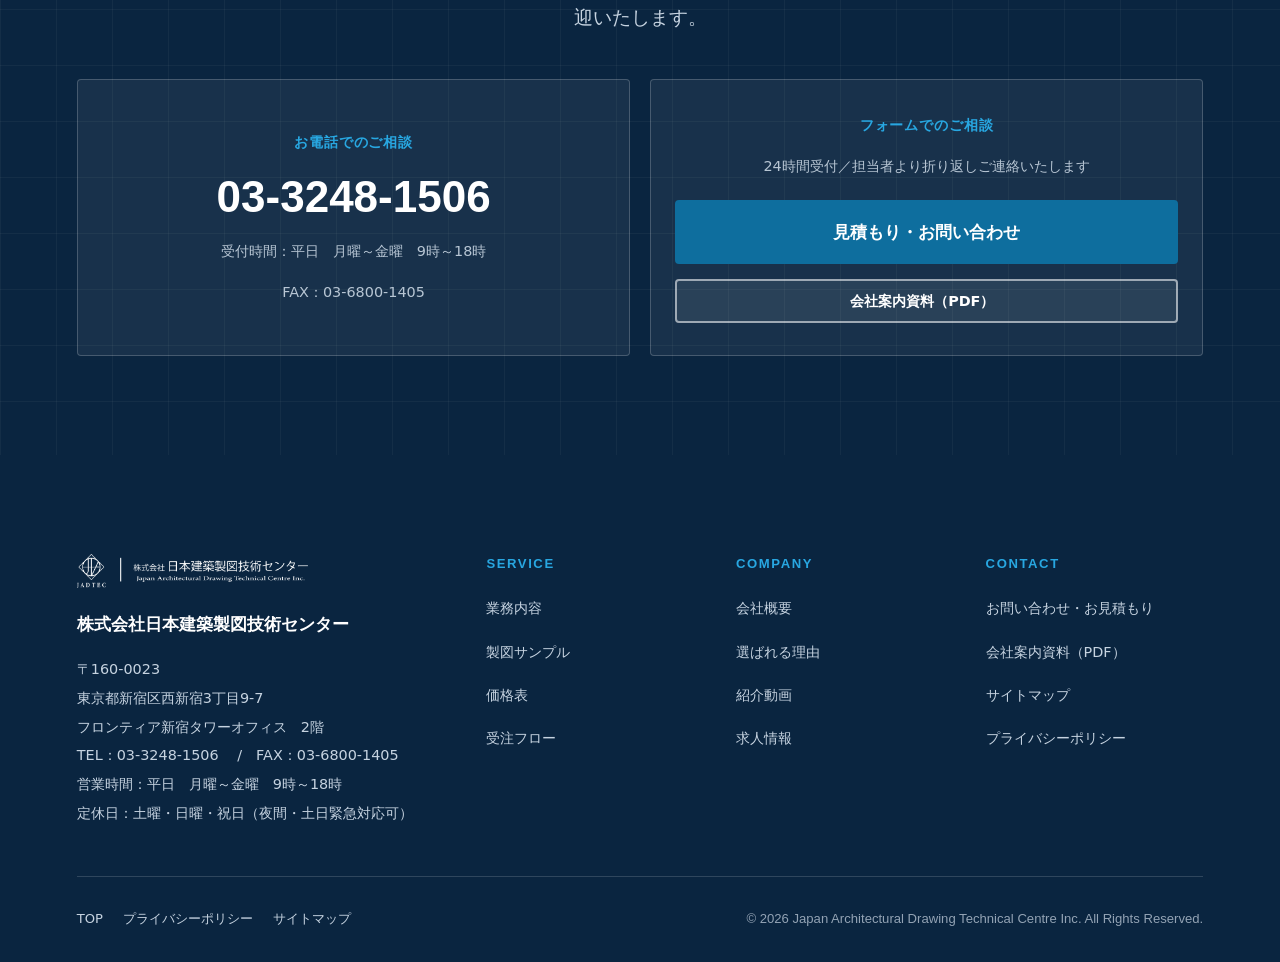
<file: sitemap/index.html>
<!doctype html>
<html lang="ja">
<head>
	<meta charset="UTF-8">
	<meta name="viewport" content="width=device-width, initial-scale=1">
	<link rel="icon" href="../wp-content/themes/jadtec/assets/img/favicon.ico" sizes="any">
	<link rel="icon" type="image/png" href="../wp-content/themes/jadtec/assets/img/favicon-32.png" sizes="32x32">
	<link rel="apple-touch-icon" href="../wp-content/themes/jadtec/assets/img/favicon-180.png">
	<title>サイトマップ｜JADTEC</title>
<link rel="stylesheet" href="../wp-content/themes/jadtec/assets/css/main.css">
	<meta name="description" content="株式会社日本建築製図技術センター（JADTEC）のサイトマップです。">
	<link rel="canonical" href="../sitemap/index.html">

	<meta property="og:type" content="article">
	<meta property="og:site_name" content="株式会社日本建築製図技術センター">
	<meta property="og:title" content="サイトマップ｜JADTEC">
	<meta property="og:description" content="株式会社日本建築製図技術センター（JADTEC）のサイトマップです。">
	<meta property="og:url" content="../sitemap/index.html">
	<meta property="og:image" content="../wp-content/themes/jadtec/assets/img/ogp.jpg">
	<meta property="og:locale" content="ja_JP">
	<meta name="twitter:card" content="summary_large_image">
	<meta name="twitter:title" content="サイトマップ｜JADTEC">
	<meta name="twitter:description" content="株式会社日本建築製図技術センター（JADTEC）のサイトマップです。">
	<meta name="twitter:image" content="../wp-content/themes/jadtec/assets/img/ogp.jpg">
	<meta name="format-detection" content="telephone=no">
	<meta name="theme-color" content="#0A2540">
	<meta name="robots" content="noindex, nofollow">
	<script>
		/* JSが有効なときだけ、スクロール演出用に要素を隠す。
		   JSが無効・エラーの場合は何も隠れず、内容がそのまま読める（プログレッシブエンハンスメント）。
		   動きを減らす設定の利用者には、CSS側で演出そのものを無効化する。 */
		if (!window.matchMedia('(prefers-reduced-motion: reduce)').matches) {
			document.documentElement.classList.add('js-motion');
		}
	</script>
</head>
<body class="page page-sitemap">
<div style="position:sticky;top:0;z-index:200;background:#8A6D1F;color:#fff;padding:.6rem 1rem;text-align:center;font-size:.85rem;font-weight:700;line-height:1.6">確認用プレビュー（静的版）です。お問い合わせフォームの送信はこの環境では動作しません（本番のWordPressでは確認画面・自動返信まで動作します）。検索エンジンには登録されません。</div>


<a class="skip" href="#main">本文へスキップ</a>

<!-- 読み進み位置のインジケーター（動きを減らす設定では非表示） -->
<div class="progress" aria-hidden="true"></div>

<header class="site-header">
	<!-- 上段：電話・営業時間・資料DL（PCのみ。SPではドロワー内に電話ボタンを出す） -->
	<div class="header__utility">
		<div class="header__utility-inner">
			<a class="header__pdf"
			   href="../wp-content/themes/jadtec/assets/doc/jadtec-company-profile.pdf"
			   target="_blank" rel="noopener">
				<svg viewBox="0 0 24 24" aria-hidden="true"><path d="M14 2H6a2 2 0 0 0-2 2v16a2 2 0 0 0 2 2h12a2 2 0 0 0 2-2V8l-6-6zm-1 7V3.5L18.5 9H13z"/></svg>
				会社案内資料（PDF）<span class="visually-hidden">別ウィンドウで開きます</span>
			</a>
			<a class="header__tel" href="tel:0332481506">
				<span class="header__tel-num">03-3248-1506</span>
				<span class="header__tel-hours">受付時間　平日　月曜～金曜　9時～18時</span>
			</a>
		</div>
	</div>

	<!-- 下段：ロゴ・ナビ・お問い合わせボタン -->
	<div class="header__inner">
		<!-- ロゴ → 必ず正式TOP -->
		<a class="brand" href="../index.html">
			<img src="../wp-content/themes/jadtec/assets/img/jadtec-logo.png"
			     alt="株式会社日本建築製図技術センター（JADTEC／ジャドテック）トップページへ"
			     width="1500" height="221" fetchpriority="high">
		</a>

		<button class="burger" type="button"
		        aria-expanded="false"
		        aria-controls="global-nav"
		        aria-label="メニューを開く">
			<span></span><span></span><span></span>
		</button>

		<div class="header__nav" id="global-nav">
			<nav aria-label="グローバルナビゲーション">
				<ul class="gnav">
																	<li>
							<a href="../index.html"
								>
								TOP							</a>
						</li>
																	<li>
							<a href="../service/index.html"
								>
								業務内容							</a>
						</li>
																	<li>
							<a href="../reasons/index.html"
								>
								選ばれる理由							</a>
						</li>
																	<li>
							<a href="../sample/index.html"
								>
								製図サンプル							</a>
						</li>
																	<li>
							<a href="../order-flow/index.html"
								>
								受注フロー							</a>
						</li>
																	<li>
							<a href="../price/index.html"
								>
								価格表							</a>
						</li>
																	<li>
							<a href="../infomation/index.html"
								>
								会社概要							</a>
						</li>
																	<li>
							<a href="../job-information/index.html"
								>
								求人情報							</a>
						</li>
																	<li>
							<a href="../contact/index.html"
								>
								お問い合わせ							</a>
						</li>
									</ul>
			</nav>

			<div class="header__cta">
				<!-- SPのドロワー内にも電話とお問い合わせを必ず出す -->
				<a class="header__tel header__tel--drawer" href="tel:0332481506">
					<span class="header__tel-num">03-3248-1506</span>
					<span class="header__tel-hours">受付時間　平日　月曜～金曜　9時～18時</span>
				</a>
				<a class="btn btn--accent" href="../contact/index.html">
					見積もり・お問い合わせ
				</a>
			</div>
		</div>
	</div>
</header>

<main id="main">

<div class="page-head">
	<div class="wrap">
		<span class="page-head__en">Sitemap</span>
		<h1 class="page-head__ja">サイトマップ</h1>
			</div>
</div>

	<nav class="crumbs" aria-label="パンくずリスト">
		<div class="wrap">
			<ol>
				<li><a href="../index.html">TOP</a></li>
				<li><span aria-current="page">サイトマップ</span></li>
			</ol>
		</div>
	</nav>
	
<section class="section">
	<div class="wrap">
		<div class="grid grid--3">
			<div class="card">
				<h2 class="card__title">サービス</h2>
				<ul class="linklist">
					<li><a href="../service/index.html">業務内容</a></li>
											<li class="linklist--sub" style="padding-left:1rem">
							└ <a href="../service/index.html#drawing">図面作成・設計補助</a>
						</li>
											<li class="linklist--sub" style="padding-left:1rem">
							└ <a href="../service/index.html#calc">構造計算・省エネ計算等のサポート</a>
						</li>
											<li class="linklist--sub" style="padding-left:1rem">
							└ <a href="../service/index.html#document">申請書・建築関連書類の作成</a>
						</li>
											<li class="linklist--sub" style="padding-left:1rem">
							└ <a href="../service/index.html#construction">施工図・各種建築図面</a>
						</li>
											<li class="linklist--sub" style="padding-left:1rem">
							└ <a href="../service/index.html#bim">BIM・3Dモデルデータ作成</a>
						</li>
											<li class="linklist--sub" style="padding-left:1rem">
							└ <a href="../service/index.html#cg">VR・3DCGパース</a>
						</li>
											<li class="linklist--sub" style="padding-left:1rem">
							└ <a href="../service/index.html#trace">手描き図面の電子化・CADトレース</a>
						</li>
											<li class="linklist--sub" style="padding-left:1rem">
							└ <a href="../service/index.html#estimate">積算サポート</a>
						</li>
											<li class="linklist--sub" style="padding-left:1rem">
							└ <a href="../service/index.html#scan">スキャニング・PDF／TIF化・製本</a>
						</li>
											<li class="linklist--sub" style="padding-left:1rem">
							└ <a href="../service/index.html#system">システム開発・翻訳・その他</a>
						</li>
										<li><a href="../sample/index.html">製図サンプル</a></li>
					<li><a href="../price/index.html">価格表</a></li>
					<li><a href="../order-flow/index.html">受注フロー</a></li>
				</ul>
			</div>
			<div class="card">
				<h2 class="card__title">会社案内</h2>
				<ul class="linklist">
					<li><a href="../index.html">TOP</a></li>
					<li><a href="../infomation/index.html">会社概要</a></li>
					<li><a href="../reasons/index.html">選ばれる理由</a></li>
					<li><a href="../movie001/index.html">紹介動画</a></li>
					<li><a href="../job-information/index.html">求人情報</a></li>
					<li>
						<a href="../wp-content/themes/jadtec/assets/doc/jadtec-company-profile.pdf" target="_blank" rel="noopener">
							会社案内資料（PDF）<span class="visually-hidden">別ウィンドウで開きます</span>
						</a>
					</li>
				</ul>
			</div>
			<div class="card">
				<h2 class="card__title">お問い合わせ・その他</h2>
				<ul class="linklist">
					<li><a href="../contact/index.html">お問い合わせ・お見積もり</a></li>
					<li><a href="../privacy-policy/index.html">プライバシーポリシー</a></li>
					<li><a href="../sitemap/index.html">サイトマップ</a></li>
					<li><a href="../sitemap.xml">XMLサイトマップ</a></li>
				</ul>
			</div>
		</div>
	</div>
</section>

<section class="cta">
	<div class="wrap">
		<div class="sec-head sec-head--center" style="margin-bottom:0">
			<span class="sec-head__en">Contact</span>
			<h2 class="cta__title">まずはご相談ください</h2>
			<p class="cta__lead">
				ご依頼内容が固まっていなくても構いません。<br>
				「対応できる業務か知りたい」「概算だけ聞きたい」といったお問い合わせも歓迎いたします。
			</p>
		</div>

		<div class="cta__grid">
			<div class="cta__box">
				<span class="cta__label">お電話でのご相談</span>
				<a class="cta__tel" href="tel:0332481506">
					03-3248-1506				</a>
				<span class="cta__hours">受付時間：平日　月曜～金曜　9時～18時</span>
				<span class="cta__hours">FAX：03-6800-1405</span>
			</div>

			<div class="cta__box">
				<span class="cta__label">フォームでのご相談</span>
				<p class="cta__hours" style="margin-bottom:.4rem">24時間受付／担当者より折り返しご連絡いたします</p>
				<a class="btn btn--accent btn--lg btn--block" href="../contact/index.html">
					見積もり・お問い合わせ
				</a>
				<a class="btn btn--ghost btn--sm btn--block"
				   href="../wp-content/themes/jadtec/assets/doc/jadtec-company-profile.pdf"
				   target="_blank" rel="noopener">
					会社案内資料（PDF）<span class="visually-hidden">別ウィンドウで開きます</span>
				</a>
			</div>
		</div>
	</div>
</section>
</main><!-- /#main -->

<footer class="site-footer">
	<div class="wrap">
		<div class="footer__top">
			<div>
				<img class="footer__logo"
				     src="../wp-content/themes/jadtec/assets/img/jadtec-logo.png"
				     alt="" width="1500" height="221" loading="lazy" decoding="async">
				<p class="footer__name">株式会社日本建築製図技術センター</p>
				<address class="footer__info">
					〒160-0023<br>
					東京都新宿区西新宿3丁目9-7<br>
					フロンティア新宿タワーオフィス　2階<br>
					TEL：<a href="tel:0332481506">03-3248-1506</a>
					　/　FAX：03-6800-1405<br>
					営業時間：平日　月曜～金曜　9時～18時<br>
					定休日：土曜・日曜・祝日（夜間・土日緊急対応可）				</address>
			</div>

			<div class="footer__nav">
				<div>
					<h2>Service</h2>
					<ul>
						<li><a href="../service/index.html">業務内容</a></li>
						<li><a href="../sample/index.html">製図サンプル</a></li>
						<li><a href="../price/index.html">価格表</a></li>
						<li><a href="../order-flow/index.html">受注フロー</a></li>
					</ul>
				</div>
				<div>
					<h2>Company</h2>
					<ul>
						<li><a href="../infomation/index.html">会社概要</a></li>
						<li><a href="../reasons/index.html">選ばれる理由</a></li>
						<li><a href="../movie001/index.html">紹介動画</a></li>
						<li><a href="../job-information/index.html">求人情報</a></li>
					</ul>
				</div>
				<div>
					<h2>Contact</h2>
					<ul>
						<li><a href="../contact/index.html">お問い合わせ・お見積もり</a></li>
						<li>
							<a href="../wp-content/themes/jadtec/assets/doc/jadtec-company-profile.pdf"
							   target="_blank" rel="noopener">
								会社案内資料（PDF）
							</a>
						</li>
						<li><a href="../sitemap/index.html">サイトマップ</a></li>
						<li><a href="../privacy-policy/index.html">プライバシーポリシー</a></li>
					</ul>
				</div>
			</div>
		</div>

		<div class="footer__bottom">
			<ul class="footer__legal">
				<li><a href="../index.html">TOP</a></li>
				<li><a href="../privacy-policy/index.html">プライバシーポリシー</a></li>
				<li><a href="../sitemap/index.html">サイトマップ</a></li>
			</ul>
			<p class="footer__copy">
				&copy; 2026 Japan Architectural Drawing Technical Centre Inc. All Rights Reserved.
			</p>
		</div>
	</div>
</footer>

<!-- スマートフォン用の固定アクションバー（本文を隠さないよう body に下余白を確保済み） -->
<div class="mobile-bar">
	<a class="btn btn--outline" href="tel:0332481506">
		<svg class="btn__ico" viewBox="0 0 24 24" aria-hidden="true"><path d="M6.6 10.8c1.4 2.8 3.8 5.1 6.6 6.6l2.2-2.2c.3-.3.7-.4 1-.2 1.2.4 2.4.6 3.6.6.6 0 1 .4 1 1V20c0 .6-.4 1-1 1C10.6 21 3 13.4 3 4c0-.6.4-1 1-1h3.5c.6 0 1 .4 1 1 0 1.3.2 2.5.6 3.6.1.4 0 .8-.2 1l-2.3 2.2z"/></svg>
		電話する
	</a>
	<a class="btn btn--accent" href="../contact/index.html">
		<svg class="btn__ico" viewBox="0 0 24 24" aria-hidden="true"><path d="M20 4H4a2 2 0 0 0-2 2v12a2 2 0 0 0 2 2h16a2 2 0 0 0 2-2V6a2 2 0 0 0-2-2zm0 4-8 5-8-5V6l8 5 8-5v2z"/></svg>
		お問い合わせ
	</a>
</div>

<script src="../wp-content/themes/jadtec/assets/js/main.js"></script>

<script type="application/ld+json">
{
    "@context": "https://schema.org",
    "@graph": [
        {
            "@type": "Organization",
            "@id": "../#organization/index.html",
            "name": "株式会社日本建築製図技術センター",
            "alternateName": "JADTEC",
            "legalName": "Japan Architectural Drawing Technical Centre Inc.",
            "url": "../index.html",
            "logo": "../wp-content/themes/jadtec/assets/img/jadtec-logo.png",
            "telephone": "03-3248-1506",
            "faxNumber": "03-6800-1405",
            "email": "info@jadtec.co.jp",
            "address": {
                "@type": "PostalAddress",
                "addressCountry": "JP",
                "postalCode": "160-0023",
                "addressRegion": "東京都",
                "addressLocality": "新宿区",
                "streetAddress": "東京都新宿区西新宿3丁目9-7 フロンティア新宿タワーオフィス　2階"
            },
            "contactPoint": {
                "@type": "ContactPoint",
                "contactType": "sales",
                "telephone": "+81-3-3248-1506",
                "email": "info@jadtec.co.jp",
                "areaServed": "JP",
                "availableLanguage": [
                    "Japanese"
                ]
            }
        },
        {
            "@type": "WebSite",
            "@id": "../#website/index.html",
            "url": "../index.html",
            "name": "株式会社日本建築製図技術センター",
            "publisher": {
                "@id": "../#organization/index.html"
            },
            "inLanguage": "ja"
        },
        {
            "@type": "BreadcrumbList",
            "itemListElement": [
                {
                    "@type": "ListItem",
                    "position": 1,
                    "name": "TOP",
                    "item": "../index.html"
                },
                {
                    "@type": "ListItem",
                    "position": 2,
                    "name": "sitemap",
                    "item": "../sitemap/index.html"
                }
            ]
        }
    ]
}
</script>
</body>
</html>
</file>
<file: wp-content/themes/jadtec/assets/css/main.css>
@charset "UTF-8";
/* ==========================================================================
   JADTEC — 株式会社日本建築製図技術センター
   Design system: white base / navy + JADTEC blue (#28A7E1, from brand map)
   Logo gray #595656. Drafting-grid motif used sparingly.
   ========================================================================== */

/* ---------- 1. Tokens ---------- */
:root {
  /* Brand */
  --brand:        #28A7E1;   /* JADTEC blue — graphics, rules, accents */
  --brand-ink:    #0E6E9E;   /* AA-safe blue for text/links on white (4.6:1) */
  --brand-tint:   #EAF6FC;
  --brand-tint-2: #D3ECF8;

  /* Navy — authority / headers / footers */
  --navy-900: #0A2540;
  --navy-800: #0F3153;
  --navy-700: #17436C;
  --navy-600: #245586;

  /* Neutrals */
  --ink:      #16202C;   /* body text — 14.6:1 on white */
  --ink-2:    #3C4855;   /* secondary text — 8.6:1 */
  --ink-3:    #5C6874;   /* tertiary — 5.4:1, AA at all sizes */
  --line:     #DDE3E9;
  --line-2:   #EBEFF3;
  --bg:       #FFFFFF;
  --bg-alt:   #F5F7F9;
  --bg-alt-2: #EDF1F5;

  --focus:    #B3541E;   /* high-contrast focus ring, distinct from brand */

  /* Type — Webフォントは使わず、OS標準の高品質な日本語フォントを使う。
     転送量0KB・外部リクエスト0件で、初期表示が速く、プライバシー上も安全。 */
  --font: "Hiragino Kaku Gothic ProN", "Hiragino Sans",   /* macOS / iOS */
          "Yu Gothic Medium", "Yu Gothic", YuGothic,        /* Windows */
          "Noto Sans JP",                                   /* インストールされていれば使用 */
          Meiryo, system-ui, sans-serif;
  /* 電話番号・英字見出し用。等幅寄りで数字が読みやすいものを優先。 */
  --font-en: "Helvetica Neue", Helvetica, "Segoe UI", Arial, var(--font);

  /* Fluid type scale */
  --fs-hero:  clamp(1.9rem, 1.15rem + 3.1vw, 3.5rem);
  --fs-h2:    clamp(1.5rem, 1.15rem + 1.5vw, 2.25rem);
  --fs-h3:    clamp(1.15rem, 1.03rem + 0.5vw, 1.4rem);
  --fs-lead:  clamp(1rem, 0.95rem + 0.3vw, 1.16rem);
  --fs-body:  1rem;      /* 16px floor — never smaller for body */
  --fs-sm:    0.9rem;
  --fs-xs:    0.82rem;   /* labels/captions only */

  /* Rhythm */
  --section-y: clamp(3.5rem, 2.2rem + 5vw, 6.5rem);
  --gap:       clamp(1.25rem, 0.9rem + 1.4vw, 2rem);
  --wrap:      1200px;
  --wrap-narrow: 880px;
  --pad-x:     clamp(1.15rem, 0.7rem + 2vw, 2.5rem);

  --radius:    4px;      /* precise, architectural — not rounded/playful */
  --shadow:    0 1px 2px rgba(10,37,64,.06), 0 6px 20px rgba(10,37,64,.07);
  --shadow-lg: 0 2px 4px rgba(10,37,64,.07), 0 16px 44px rgba(10,37,64,.12);

  --header-h: 76px;        /* 下段（ロゴ+ナビ）の高さ */
  --header-utility-h: 40px; /* 上段（電話・資料DL）の高さ。SPでは非表示 */
}
@media (max-width: 1259px) { :root { --header-h: 64px; --header-utility-h: 0px; } }

/* ---------- 2. Reset / base ---------- */
*, *::before, *::after { box-sizing: border-box; }
html {
  -webkit-text-size-adjust: 100%;
  scroll-behavior: smooth;
  /* アンカーリンクで見出しがヘッダーに隠れないようにする */
  scroll-padding-top: calc(var(--header-h) + var(--header-utility-h) + 1.5rem);
}
@media (prefers-reduced-motion: reduce) {
  html { scroll-behavior: auto; }
  *, *::before, *::after {
    animation-duration: .01ms !important; animation-iteration-count: 1 !important;
    transition-duration: .01ms !important;
  }
}
body {
  margin: 0;
  font-family: var(--font);
  font-size: var(--fs-body);
  line-height: 1.85;
  color: var(--ink);
  background: var(--bg);
  -webkit-font-smoothing: antialiased;
  overflow-x: hidden;           /* guard: no horizontal scroll anywhere */
  font-feature-settings: "palt" 1;
}
img, svg, video { max-width: 100%; height: auto; display: block; }
/* ★ 上の display:block は hidden 属性より強く、要素を隠せなくしてしまう。
   （紹介動画の <video hidden> が表示されてしまい、ポスター画像が二重に出る不具合が出た） */
[hidden] { display: none !important; }
h1, h2, h3, h4 { line-height: 1.5; font-weight: 700; margin: 0; letter-spacing: .01em; }
p { margin: 0; }
ul, ol { margin: 0; padding: 0; }
a { color: var(--brand-ink); text-underline-offset: .22em; }
a:hover { color: var(--navy-800); }
table { border-collapse: collapse; width: 100%; }
:where(button, input, select, textarea) { font: inherit; color: inherit; }

/* Keyboard focus — always visible, never suppressed */
:focus-visible {
  outline: 3px solid var(--focus);
  outline-offset: 2px;
  border-radius: 2px;
}
:focus:not(:focus-visible) { outline: none; }

/* Skip link */
.skip {
  position: absolute; left: 50%; top: 0; transform: translate(-50%, -120%);
  z-index: 999; background: var(--navy-900); color: #fff;
  padding: .8rem 1.5rem; font-weight: 700; text-decoration: none;
}
.skip:focus { transform: translate(-50%, 0); color: #fff; }

.visually-hidden {
  position: absolute !important; width: 1px; height: 1px; padding: 0; margin: -1px;
  overflow: hidden; clip: rect(0 0 0 0); white-space: nowrap; border: 0;
}

/* ---------- 3. Layout primitives ---------- */
.wrap { width: 100%; max-width: var(--wrap); margin-inline: auto; padding-inline: var(--pad-x); }
.wrap--narrow { max-width: var(--wrap-narrow); }
.section { padding-block: var(--section-y); }
.section--alt { background: var(--bg-alt); }

/* Drafting-grid motif — a whisper, not decoration */
.section--grid {
  background-color: var(--bg-alt);
  background-image:
    linear-gradient(to right, rgba(40,167,225,.07) 1px, transparent 1px),
    linear-gradient(to bottom, rgba(40,167,225,.07) 1px, transparent 1px);
  background-size: 44px 44px;
}
.section--navy {
  background: var(--navy-900);
  color: #fff;
}
.section--navy .sec-head__ja,
.section--navy h2, .section--navy h3,
.section--navy .card__title { color: #fff; }
/* 後方で定義される .media__body p などに負けないよう、子孫セレクタで明示する */
.section--navy p,
.section--navy .media__body p,
.section--navy .card__text,
.section--navy li { color: #D5DFE9; }

/* Section heading: EN eyebrow + JA title + hairline rule (drafting-tick) */
.sec-head { margin-bottom: clamp(2rem, 1.4rem + 2vw, 3.25rem); }
.sec-head__en {
  display: block;
  font-family: var(--font-en);
  font-size: var(--fs-xs);
  font-weight: 600;
  letter-spacing: .18em;
  text-transform: uppercase;
  color: var(--brand-ink);
  margin-bottom: .6rem;
}
.section--navy .sec-head__en { color: var(--brand); }
.sec-head__ja {
  font-size: var(--fs-h2);
  color: var(--navy-900);
  padding-bottom: .9rem;
  position: relative;
}
.sec-head__ja::after {
  content: ""; position: absolute; left: 0; bottom: 0;
  width: 56px; height: 3px; background: var(--brand);
}
.sec-head__lead {
  margin-top: 1.25rem;
  font-size: var(--fs-lead);
  color: var(--ink-2);
  max-width: 62ch;
}
.section--navy .sec-head__lead { color: #C6D3E0; }
.sec-head--center { text-align: center; }
.sec-head--center .sec-head__ja::after { left: 50%; transform: translateX(-50%); }
.sec-head--center .sec-head__lead { margin-inline: auto; }

/* ---------- 4. Buttons ---------- */
.btn {
  display: inline-flex; align-items: center; justify-content: center; gap: .6em;
  min-height: 56px;                 /* uniform height across the site */
  padding: .85rem 1.9rem;
  font-size: var(--fs-body); font-weight: 700; line-height: 1.4;
  text-align: center; text-decoration: none;
  border: 2px solid transparent; border-radius: var(--radius);
  cursor: pointer;
  transition: background-color .18s ease, color .18s ease, border-color .18s ease;
}
.btn__ico { flex: none; width: 1.15em; height: 1.15em; fill: currentColor; }

.btn--primary   { background: var(--navy-900); color: #fff; border-color: var(--navy-900); }
.btn--primary:hover   { background: var(--navy-700); border-color: var(--navy-700); color: #fff; }

.btn--accent    { background: var(--brand-ink); color: #fff; border-color: var(--brand-ink); }
.btn--accent:hover    { background: #0A5C85; border-color: #0A5C85; color: #fff; }

.btn--outline   { background: transparent; color: var(--navy-900); border-color: var(--navy-900); }
.btn--outline:hover   { background: var(--navy-900); color: #fff; }

/* On dark backgrounds */
.btn--ghost     { background: rgba(255,255,255,.08); color: #fff; border-color: rgba(255,255,255,.55); }
.btn--ghost:hover     { background: #fff; color: var(--navy-900); border-color: #fff; }

.btn--lg  { min-height: 64px; padding: 1rem 2.4rem; font-size: 1.05rem; }
.btn--sm  { min-height: 44px; padding: .5rem 1.2rem; font-size: var(--fs-sm); }
.btn--block { width: 100%; }

.btn-row { display: flex; flex-wrap: wrap; gap: .9rem; }
.btn-row--center { justify-content: center; }

/* ---------- 5. Header ----------
   2段構成。ナビ9項目＋電話＋CTAを1行に詰めると1440pxでも溢れるため、
   上段（電話・資料DL）と下段（ロゴ・ナビ・CTA）に分けています。 */
.site-header {
  position: sticky; top: 0; z-index: 100;
  background: rgba(255,255,255,.97);
  backdrop-filter: saturate(180%) blur(8px);
  border-bottom: 1px solid var(--line);
}

/* 上段：ユーティリティ */
.header__utility { background: var(--bg-alt); border-bottom: 1px solid var(--line-2); }
.header__utility-inner {
  max-width: 1440px; margin-inline: auto; padding-inline: var(--pad-x);
  height: 40px;
  display: flex; align-items: center; justify-content: flex-end; gap: 1.75rem;
}
.header__pdf {
  display: inline-flex; align-items: center; gap: .4rem;
  font-size: var(--fs-xs); font-weight: 700; color: var(--ink-2); text-decoration: none;
}
.header__pdf svg { width: 14px; height: 14px; fill: var(--brand-ink); flex: none; }
.header__pdf:hover { color: var(--brand-ink); text-decoration: underline; }

.header__tel {
  display: inline-flex; align-items: baseline; gap: .6rem;
  text-decoration: none; color: var(--navy-900);
}
.header__tel-num {
  font-family: var(--font-en); font-size: 1.1rem; font-weight: 700; letter-spacing: .01em;
}
.header__tel-hours { font-size: var(--fs-xs); color: var(--ink-3); font-weight: 500; }
.header__tel:hover .header__tel-num { color: var(--brand-ink); }
.header__tel--drawer { display: none; } /* SPのドロワー内でのみ使う */

/* 下段：ロゴ・ナビ・CTA */
.header__inner {
  height: var(--header-h);
  display: flex; align-items: center; gap: 1.25rem;
  max-width: 1440px; margin-inline: auto; padding-inline: var(--pad-x);
}
.brand { display: flex; align-items: center; flex: none; text-decoration: none; }
.brand img { height: clamp(28px, 2.1vw, 34px); width: auto; }

.header__nav { margin-left: auto; display: flex; align-items: center; gap: 1.5rem; }
.gnav { display: flex; align-items: center; gap: 1.15rem; list-style: none; }
.gnav a {
  display: block; padding: .4rem 0;
  font-size: .9rem; font-weight: 700; color: var(--navy-900);
  text-decoration: none; white-space: nowrap;
  border-bottom: 2px solid transparent;
}
.gnav a:hover, .gnav a[aria-current="page"] { color: var(--brand-ink); border-bottom-color: var(--brand); }

.header__cta { display: flex; align-items: center; gap: 1rem; flex: none; }
.header__cta .btn { min-height: 46px; padding: .5rem 1.25rem; font-size: .9rem; }

.burger {
  display: none;
  width: 48px; height: 48px; padding: 0; margin-left: auto;
  background: transparent; border: 1px solid var(--line); border-radius: var(--radius);
  cursor: pointer;
}
.burger span {
  display: block; width: 22px; height: 2px; margin: 5px auto;
  background: var(--navy-900); transition: transform .22s ease, opacity .22s ease;
}
.burger[aria-expanded="true"] span:nth-child(1) { transform: translateY(7px) rotate(45deg); }
.burger[aria-expanded="true"] span:nth-child(2) { opacity: 0; }
.burger[aria-expanded="true"] span:nth-child(3) { transform: translateY(-7px) rotate(-45deg); }

/* Mobile / tablet drawer — ナビが1行に収まらない幅ではハンバーガーに切り替える */
@media (max-width: 1259px) {
  .header__utility { display: none; }          /* 電話はドロワー内に出す */
  .burger { display: block; }
  /* ドロワー。
     閉じているときに transform: translateX(100%) で画面外へ逃がすと、
     要素の右端が画面幅の2倍の位置に来てしまい、横スクロールの原因になります
     （body の overflow-x:hidden は iOS で効かないことがあり、隠すだけでは不十分）。
     そのため画面内に留めたまま visibility と opacity だけで開閉します。 */
  .header__nav {
    position: fixed; inset: var(--header-h) 0 0 0;
    display: block; margin: 0; padding: 1.5rem var(--pad-x) 3rem;
    background: #fff; overflow-y: auto;
    visibility: hidden; opacity: 0; pointer-events: none;
    transition: opacity .2s ease, visibility .2s ease;
  }
  .header__nav.is-open { visibility: visible; opacity: 1; pointer-events: auto; }
  .gnav { display: block; }
  .gnav li + li { border-top: 1px solid var(--line-2); }
  .gnav a { padding: 1.05rem .25rem; font-size: 1.05rem; border-bottom: none; }
  .gnav a[aria-current="page"] { color: var(--brand-ink); }

  /* ドロワーを開いたときも電話とお問い合わせを必ず表示する */
  .header__cta {
    display: grid; gap: .8rem; margin-top: 1.75rem; padding-top: 1.5rem;
    border-top: 2px solid var(--navy-900);
  }
  .header__tel--drawer {
    display: flex; flex-direction: column; align-items: center; justify-content: center; gap: .1rem;
    min-height: 60px; border: 2px solid var(--navy-900); border-radius: var(--radius);
  }
  .header__tel--drawer .header__tel-num { font-size: 1.35rem; }
  .header__cta .btn { width: 100%; min-height: 56px; font-size: 1rem; }
}
@media (min-width: 1260px) {
  /* PCではドロワーの閉じ状態を必ず解除する */
  .header__nav { visibility: visible !important; opacity: 1 !important; pointer-events: auto !important; }
}

/* ---------- 6. Hero ---------- */
.hero {
  position: relative;
  display: flex; align-items: center;
  min-height: min(760px, calc(100svh - var(--header-h)));
  padding-block: clamp(3rem, 2rem + 5vw, 5.5rem);
  background: var(--navy-900);
  overflow: hidden;
}
.hero__bg { position: absolute; inset: 0; }
.hero__bg img { width: 100%; height: 100%; object-fit: cover; object-position: center; }
/* Overlay: keeps text ≥ 7:1 over any part of the photo */
.hero__bg::after {
  content: ""; position: absolute; inset: 0;
  background:
    linear-gradient(100deg, rgba(6,25,45,.95) 0%, rgba(8,32,56,.90) 45%, rgba(10,37,64,.72) 100%),
    linear-gradient(to top, rgba(6,25,45,.75), transparent 55%);
}
/* Drafting grid over the photo — ties the hero to the brand motif */
.hero__grid {
  position: absolute; inset: 0; pointer-events: none;
  background-image:
    linear-gradient(to right, rgba(255,255,255,.055) 1px, transparent 1px),
    linear-gradient(to bottom, rgba(255,255,255,.055) 1px, transparent 1px);
  background-size: 72px 72px;
  mask-image: linear-gradient(105deg, transparent 30%, #000 100%);
}
.hero__inner { position: relative; z-index: 1; width: 100%; }
.hero__eyebrow {
  display: inline-flex; align-items: center; gap: .6rem;
  padding: .45rem 1rem; margin-bottom: 1.6rem;
  border: 1px solid rgba(40,167,225,.6); border-left: 3px solid var(--brand);
  background: rgba(40,167,225,.12);
  font-size: var(--fs-sm); font-weight: 700; color: #A9DDF6; letter-spacing: .04em;
}
.hero__title {
  font-size: var(--fs-hero);
  line-height: 1.34;
  color: #fff;
  letter-spacing: .015em;
  max-width: 20em;
}
.hero__title b { color: var(--brand); font-weight: 700; }
.hero__lead {
  margin-top: 1.6rem;
  max-width: 46em;
  font-size: var(--fs-lead);
  line-height: 2;
  color: #D9E4EE;
}
/* Trust chips — the 6 supporting facts */
.hero__facts {
  display: flex; flex-wrap: wrap; gap: .55rem;
  margin-top: 2rem; list-style: none;
}
.hero__facts li {
  display: flex; align-items: center; gap: .5rem;
  padding: .5rem .95rem;
  background: rgba(255,255,255,.07);
  border: 1px solid rgba(255,255,255,.18);
  border-radius: var(--radius);
  font-size: var(--fs-sm); font-weight: 600; color: #E6EEF5;
}
.hero__facts svg { flex: none; width: 15px; height: 15px; fill: var(--brand); }
.hero__btns { margin-top: 2.4rem; display: flex; flex-wrap: wrap; align-items: center; gap: .8rem; }
/* 主ボタン：紺の背景上で最も目立つ明るいブランドブルー（紺文字 6.6:1） */
.btn--hero { background: var(--brand); color: var(--navy-900); border-color: var(--brand); padding-inline: 2.6rem; }
.btn--hero:hover { color: var(--navy-900); border-color: #fff; }
.btn--hero::before { background: #fff; }
/* 補助ボタン：主ボタンより低く・細く */
.hero__btns .btn--ghost { min-height: 52px; padding-inline: 1.5rem; border-width: 1px; }
.hero__sub { margin-top: 1.1rem; font-size: var(--fs-sm); }
.hero__sub a {
  display: inline-flex; align-items: center; gap: .45rem;
  min-height: 44px;   /* タップ領域 */
  color: #C6D3E0; text-decoration: underline; text-underline-offset: .25em;
}
.hero__sub a:hover { color: #fff; }
.hero__sub svg { width: 16px; height: 16px; fill: currentColor; flex: none; }
/* 日本語の文節で改行し、「いただけ／ます」のような泣き別れを防ぐ（対応ブラウザのみ） */
.hero__title { word-break: auto-phrase; }
@media (max-width: 640px) {
  /* スマホでは主ボタンを先に見せる：見出し → リード → ボタン → 実績チップ */
  .hero__inner { display: flex; flex-direction: column; }
  .hero__eyebrow { align-self: flex-start; }
  .hero__btns { order: 4; margin-top: 1.75rem; }
  .hero__sub { order: 5; }
  .hero__facts { order: 6; margin-top: 1.5rem; }
  .hero__lead { margin-top: 1.25rem; line-height: 1.85; }
  .hero__btns { display: grid; grid-template-columns: 1fr 1fr; }
  .hero__btns .btn--hero { grid-column: 1 / -1; }   /* 主ボタンは全幅で最上段 */
  .hero__btns .btn--ghost { padding-inline: .75rem; font-size: .875rem; }
  .hero__facts li { font-size: .8rem; padding: .4rem .7rem; }
}

/* ---------- 7. Cards & grids ---------- */
.grid { display: grid; gap: var(--gap); }
.grid--2 { grid-template-columns: repeat(2, 1fr); }
.grid--3 { grid-template-columns: repeat(3, 1fr); }
.grid--4 { grid-template-columns: repeat(4, 1fr); }
@media (max-width: 1023px) { .grid--3, .grid--4 { grid-template-columns: repeat(2, 1fr); } }
@media (max-width: 599px)  { .grid--2, .grid--3, .grid--4 { grid-template-columns: 1fr; } }
/* 列は中身の最小幅より細くなれる必要がある（ないと320px幅で横スクロールが出る） */
.grid > * { min-width: 0; }

.card {
  display: flex; flex-direction: column;
  background: #fff;
  border: 1px solid var(--line);
  border-top: 3px solid var(--brand);
  border-radius: var(--radius);
  padding: 1.75rem;
  height: 100%;
}
.card__num {
  font-family: var(--font-en); font-size: .8rem; font-weight: 700;
  letter-spacing: .1em; color: var(--brand-ink); margin-bottom: .7rem;
}
.card__title {
  font-size: var(--fs-h3); color: var(--navy-900); margin-bottom: .75rem;
}
.card__text { font-size: var(--fs-sm); line-height: 1.9; color: var(--ink-2); }
.card__list {
  list-style: none; margin-top: 1.1rem; padding-top: 1.1rem;
  border-top: 1px dashed var(--line);
  display: flex; flex-wrap: wrap; gap: .4rem;
}
.card__list li {
  font-size: var(--fs-xs); font-weight: 600; color: var(--ink-2);
  background: var(--bg-alt); border: 1px solid var(--line-2);
  padding: .25rem .6rem; border-radius: 2px;
}
.card__more {
  margin-top: auto; padding-top: .75rem;
  min-height: 44px;                 /* タップ領域 */
  font-size: var(--fs-sm); font-weight: 700; color: var(--brand-ink); text-decoration: none;
  display: inline-flex; align-items: center; gap: .4rem;
}
.card__more::after { content: "→"; transition: transform .18s ease; }
.card__more:hover::after { transform: translateX(3px); }

/* TOP：主要業務に付随する対応の補足枠（主要業務のカードより一段控えめに） */
.svc-extra {
  display: grid; grid-template-columns: auto 1fr auto; align-items: center; gap: .5rem 1.75rem;
  margin-top: var(--gap); padding: 1.25rem 1.75rem;
  background: #fff; border: 1px solid var(--line); border-left: 3px solid var(--line);
  border-radius: var(--radius);
}
.svc-extra__label {
  font-size: var(--fs-xs); font-weight: 700; color: var(--ink-3); letter-spacing: .04em;
}
.svc-extra__title { font-size: 1rem; color: var(--navy-900); margin-bottom: .2rem; }
.svc-extra__body p { font-size: var(--fs-sm); line-height: 1.8; color: var(--ink-2); }
.svc-extra .card__more { margin-top: 0; padding-top: 0; }
@media (max-width: 767px) {
  .svc-extra { grid-template-columns: 1fr; padding: 1.25rem; }
}
.svc-fields { margin-top: 2.5rem; }
.svc-fields__title { font-size: 1rem; color: var(--navy-900); margin-bottom: 1rem; }
.grid--2 > .reason { height: 100%; }

/* Reasons (選ばれる理由) */
.reason {
  display: grid; grid-template-columns: auto 1fr; gap: 1.25rem;
  padding: 1.75rem 0;
  border-top: 1px solid var(--line);
}
.reason__no {
  font-family: var(--font-en); font-size: 1.5rem; font-weight: 700;
  color: var(--brand); line-height: 1.2;
}
.reason__title { font-size: var(--fs-h3); color: var(--navy-900); margin-bottom: .55rem; }
.reason__text { font-size: var(--fs-sm); line-height: 1.95; color: var(--ink-2); }

/* Fields (対応分野) */
.fields { display: flex; flex-wrap: wrap; gap: .7rem; list-style: none; }
.fields li {
  display: flex; align-items: center; gap: .6rem;
  padding: .85rem 1.35rem;
  background: #fff; border: 1px solid var(--line); border-radius: var(--radius);
  font-weight: 700; color: var(--navy-900);
}
.fields li::before {
  content: ""; width: 8px; height: 8px; flex: none;
  border: 2px solid var(--brand); /* drafting node */
  transform: rotate(45deg);
}

/* ---------- 8. Sample gallery ---------- */
.filters { display: flex; flex-wrap: wrap; gap: .5rem; margin-bottom: 2rem; }
.filter {
  min-height: 44px; padding: .5rem 1.15rem;
  background: #fff; border: 1px solid var(--line); border-radius: var(--radius);
  font-size: var(--fs-sm); font-weight: 700; color: var(--ink-2); cursor: pointer;
}
.filter:hover { border-color: var(--brand); color: var(--brand-ink); }
.filter[aria-pressed="true"] {
  background: var(--navy-900); border-color: var(--navy-900); color: #fff;
}
.filter[aria-pressed="true"]::before { content: "✓ "; }   /* not colour alone */

.gallery { display: grid; gap: 1.25rem; grid-template-columns: repeat(4, 1fr); list-style: none; }
@media (max-width: 1023px) { .gallery { grid-template-columns: repeat(3, 1fr); } }
@media (max-width: 767px)  { .gallery { grid-template-columns: repeat(2, 1fr); } }
@media (max-width: 419px)  { .gallery { grid-template-columns: 1fr; } }
.gallery--top { grid-template-columns: repeat(2, 1fr); gap: 1.5rem; }
@media (max-width: 639px) { .gallery--top { grid-template-columns: 1fr; } }
.gallery--top .shot__frame { aspect-ratio: 1.414 / 1; }   /* 図面（A判）の比率 */

.zoom-hint {
  display: flex; align-items: center; gap: .5rem;
  margin: -1rem 0 1.25rem;
  font-size: var(--fs-sm); font-weight: 700; color: var(--brand-ink);
}
.zoom-hint svg { width: 18px; height: 18px; fill: currentColor; flex: none; }

/* カードの高さを行内で必ず揃える。
   キャプションが2行に折り返す図面（「電子化 前（手描き図面）」など）だけ
   背が高くなり、行の下端がずれてしまうため、
   li → figure → button をすべて縦に伸ばし、キャプション欄の高さを固定する。 */
.gallery > li { display: flex; }
.shot {
  margin: 0;
  display: flex; flex-direction: column;
  width: 100%;
}
.shot__btn {
  display: flex; flex-direction: column;
  width: 100%; height: 100%; padding: 0; cursor: zoom-in;
  background: #fff; border: 1px solid var(--line); border-radius: var(--radius);
  overflow: hidden;
}
.shot__btn:hover { border-color: var(--brand); box-shadow: var(--shadow); }
/* 図面の縦横比は横長・縦長がばらばら。カードの高さを揃えつつ、
   図面は切り取らず（トリミングせず）全体を収める。 */
.shot__frame {
  position: relative;
  aspect-ratio: 4 / 3;
  display: flex; align-items: center; justify-content: center;
  padding: .5rem;
  overflow: hidden;
  /* 読み込み中も枠が空白に見えないよう、方眼を薄く敷く */
  background-color: var(--bg-alt);
  background-image:
    linear-gradient(to right, var(--line-2) 1px, transparent 1px),
    linear-gradient(to bottom, var(--line-2) 1px, transparent 1px);
  background-size: 24px 24px;
}
/* 拡大できることを示すアイコン（常時表示。ホバーに頼らない＝タッチ端末でも分かる） */
.shot__zoom {
  position: absolute; right: .6rem; bottom: .6rem; z-index: 1;
  display: flex; align-items: center; justify-content: center;
  width: 36px; height: 36px; border-radius: var(--radius);
  background: rgba(10,37,64,.82); color: #fff;
  pointer-events: none;
}
.shot__zoom svg { width: 18px; height: 18px; fill: currentColor; }
/* 画像を読み込めなかった場合は、空白ではなく理由を表示する */
.shot__frame.is-error picture { display: none; }
.shot__frame.is-error::after {
  content: "画像を表示できませんでした";
  font-size: var(--fs-xs); font-weight: 700; color: var(--ink-3);
}
/* <picture> はインライン要素のため、そのままだと高さの制約が中の <img> にしか効かず、
   縦長の図面がカードを縦に引き伸ばしてしまう。picture 自体をフレックスアイテムとして
   フレーム内に閉じ込める。 */
.shot__frame picture {
  display: flex; align-items: center; justify-content: center;
  width: 100%; height: 100%; min-height: 0; min-width: 0;
}
.shot__frame img {
  /* width/height:auto だと読み込み完了まで高さ0になり、枠が空欄に見えるため、
     枠いっぱいの箱を先に確保し、図面は contain で切り取らずに収める */
  width: 100%; height: 100%;
  object-fit: contain;
}
.shot__cap {
  display: flex; align-items: center; justify-content: space-between; gap: .6rem;
  margin-top: auto;                 /* 常にカード下端に置く */
  min-height: 4.1rem;               /* 2行に折り返しても高さが変わらない */
  padding: .7rem .85rem; border-top: 1px solid var(--line);
  font-size: var(--fs-sm); font-weight: 700; color: var(--navy-900); text-align: left;
  line-height: 1.5;
}
@media (max-width: 419px) { .shot__cap { flex-wrap: wrap; } }   /* 狭い2列でもタグがはみ出さない */
.shot__tag {
  flex: none; align-self: center;
  font-size: .78rem; font-weight: 700; color: var(--brand-ink);
  background: var(--brand-tint); border: 1px solid var(--brand-tint-2);
  padding: .2rem .5rem; border-radius: 2px; white-space: nowrap;
}
.gallery li[hidden] { display: none; }

/* Lightbox */
.lightbox {
  position: fixed; inset: 0; z-index: 200;
  display: none; align-items: center; justify-content: center;
  padding: clamp(1rem, 4vw, 3rem);
  background: rgba(6,25,45,.94);
}
.lightbox[open] { display: flex; }
.lightbox img { max-width: 100%; max-height: 82vh; object-fit: contain; background: #fff; }
.lightbox__cap { margin-top: 1rem; color: #fff; text-align: center; font-weight: 700; }
.lightbox__close {
  position: absolute; top: 1rem; right: 1rem;
  width: 52px; height: 52px;
  background: rgba(255,255,255,.12); border: 1px solid rgba(255,255,255,.4);
  color: #fff; font-size: 1.5rem; cursor: pointer; border-radius: var(--radius);
}
.lightbox__close:hover { background: #fff; color: var(--navy-900); }
.lightbox__nav {
  position: absolute; top: 50%; transform: translateY(-50%);
  width: 52px; height: 52px;
  background: rgba(255,255,255,.12); border: 1px solid rgba(255,255,255,.4);
  color: #fff; font-size: 1.4rem; cursor: pointer; border-radius: var(--radius);
}
.lightbox__nav--prev { left: 1rem; }
.lightbox__nav--next { right: 1rem; }
.lightbox__nav:hover { background: #fff; color: var(--navy-900); }
.lightbox__open {
  display: inline-block; margin-top: .5rem;
  color: #C6D3E0; font-size: var(--fs-sm); text-underline-offset: .25em;
}
.lightbox__open:hover { color: #fff; }
@media (max-width: 600px) {
  .lightbox { padding: 4.75rem .75rem 5.25rem; }
  .lightbox img { max-height: calc(100svh - 13rem); }
  .lightbox__close { top: .75rem; right: .75rem; }
  .lightbox__nav { top: auto; bottom: .75rem; transform: none; }
}

/* ---------- 9. Flow / timeline ---------- */
.flow { list-style: none; counter-reset: step; }
.flow__item {
  position: relative;
  display: grid; grid-template-columns: 64px 1fr; gap: 1.5rem;
  padding-bottom: 2.25rem;
}
.flow__item:not(:last-child)::before {
  content: ""; position: absolute; left: 31px; top: 64px; bottom: 0;
  width: 2px; background: var(--line);
}
.flow__no {
  display: flex; align-items: center; justify-content: center;
  width: 64px; height: 64px; flex: none;
  background: #fff; border: 2px solid var(--navy-900); border-radius: 50%;
  font-family: var(--font-en); font-size: 1.15rem; font-weight: 700; color: var(--navy-900);
}
.flow__item--active .flow__no { background: var(--navy-900); color: #fff; }
.flow__body { padding-top: .6rem; }
.flow__title { font-size: var(--fs-h3); color: var(--navy-900); margin-bottom: .6rem; }
.flow__text { font-size: var(--fs-sm); line-height: 1.95; color: var(--ink-2); }
@media (max-width: 599px) {
  .flow__item { grid-template-columns: 48px 1fr; gap: 1rem; }
  .flow__no { width: 48px; height: 48px; font-size: 1rem; }
  .flow__item:not(:last-child)::before { left: 23px; top: 48px; }
  .flow__body { padding-top: .35rem; }
}

/* Compact numbered steps for the TOP page */
.steps { display: grid; grid-template-columns: repeat(4, 1fr); gap: 1rem; list-style: none; }
@media (max-width: 899px) { .steps { grid-template-columns: repeat(2, 1fr); } }
@media (max-width: 479px) { .steps { grid-template-columns: 1fr; } }
.steps li {
  padding: 1.35rem 1.25rem;
  background: #fff; border: 1px solid var(--line);
  border-left: 3px solid var(--brand); border-radius: var(--radius);
}
.steps__no {
  font-family: var(--font-en); font-size: .8rem; font-weight: 700;
  letter-spacing: .12em; color: var(--brand-ink); display: block; margin-bottom: .4rem;
}
.steps__title { font-size: .98rem; font-weight: 700; color: var(--navy-900); }

/* ---------- 10. Tables ---------- */
.table-scroll { overflow-x: auto; -webkit-overflow-scrolling: touch; }
.table-scroll:focus-visible { outline: 3px solid var(--focus); }

.tbl { font-size: var(--fs-sm); background: #fff; }
.tbl caption {
  caption-side: top; text-align: left; padding: 0 0 .9rem;
  font-weight: 700; color: var(--navy-900); font-size: var(--fs-h3);
}
.tbl th, .tbl td {
  padding: 1rem 1.15rem;
  border: 1px solid var(--line);
  text-align: left; vertical-align: top; line-height: 1.8;
}
.tbl thead th {
  background: var(--navy-900); color: #fff; font-weight: 700;
  white-space: nowrap;
}
.tbl tbody th {
  background: var(--bg-alt); color: var(--navy-900); font-weight: 700;
  width: 12em; white-space: nowrap;
}
.tbl td.num {
  font-family: var(--font-en); font-weight: 700; color: var(--navy-900);
  white-space: nowrap; text-align: right;
}
.tbl tbody tr:hover td { background: #FAFCFD; }

/* value not yet confirmed by the client — never invented */
.tbd {
  display: inline-flex; align-items: center; gap: .4rem;
  font-size: var(--fs-xs); font-weight: 700; color: #8A6D1F;
  background: #FDF6E3; border: 1px dashed #D9B95C;
  padding: .2rem .6rem; border-radius: 2px;
}

/* Price table → cards on phones (no cramped horizontal scroll) */
@media (max-width: 767px) {
  .tbl--stack thead { display: none; }
  .tbl--stack, .tbl--stack tbody, .tbl--stack tr, .tbl--stack td { display: block; width: 100%; }
  .tbl--stack tr {
    border: 1px solid var(--line); border-left: 3px solid var(--brand);
    border-radius: var(--radius); margin-bottom: 1rem; padding: .35rem .25rem;
  }
  .tbl--stack td { border: none; border-bottom: 1px dashed var(--line-2); padding: .8rem 1rem; }
  .tbl--stack tr td:last-child { border-bottom: none; }
  .tbl--stack td::before {
    content: attr(data-label);
    display: block; font-size: var(--fs-xs); font-weight: 700;
    color: var(--brand-ink); letter-spacing: .04em; margin-bottom: .2rem;
  }
  .tbl--stack td.num { text-align: left; font-size: 1.05rem; }
  /* company profile: label above value */
  .tbl--rows tbody th, .tbl--rows tbody td { display: block; width: 100%; }
  .tbl--rows tbody th { border-bottom: none; }
}

/* ---------- 11. Forms ---------- */
.form { display: grid; gap: 1.6rem; }
.field { display: grid; gap: .55rem; }
.field__label { font-weight: 700; color: var(--navy-900); display: flex; align-items: center; gap: .6rem; }
.req, .opt {
  font-size: .78rem; font-weight: 700; padding: .2rem .5rem; border-radius: 2px; flex: none;
}
.req { background: #B3261E; color: #fff; }            /* 4.9:1 on white */
.opt { background: var(--bg-alt-2); color: var(--ink-2); }
.field__hint { font-size: var(--fs-xs); color: var(--ink-3); line-height: 1.7; }
.hint-list { list-style: none; margin-top: .2rem; }
.hint-list li { position: relative; padding-left: 1em; }
.hint-list li::before { content: "・"; position: absolute; left: 0; }

.input, .select, .textarea {
  width: 100%; min-height: 56px;
  padding: .85rem 1rem;
  background: #fff; color: var(--ink);
  border: 1px solid #9AA6B2; border-radius: var(--radius);
  font-size: 1rem;                       /* 16px — prevents iOS zoom-on-focus */
}
.textarea { min-height: 12rem; resize: vertical; line-height: 1.8; }
.input:focus, .select:focus, .textarea:focus {
  border-color: var(--brand-ink);
  box-shadow: 0 0 0 3px rgba(40,167,225,.2);
  outline: 3px solid var(--focus); outline-offset: 1px;
}
.input[aria-invalid="true"], .select[aria-invalid="true"], .textarea[aria-invalid="true"] {
  border-color: #B3261E; border-width: 2px; background: #FEF7F6;
}
.field__error {
  display: flex; align-items: center; gap: .4rem;
  font-size: var(--fs-sm); font-weight: 700; color: #A01B14;
}
.field__error::before { content: "⚠"; }          /* icon + text, not colour alone */

.checks { display: grid; grid-template-columns: repeat(3, 1fr); gap: .55rem; }
@media (max-width: 899px) { .checks { grid-template-columns: repeat(2, 1fr); } }
@media (max-width: 479px) { .checks { grid-template-columns: 1fr; } }
/* お問い合わせ種別：クリックで選択できるトグルボタン。
   「選択済み」が一目で分かるよう、チェックマーク＋塗り＋枠色で明示する。 */
.check {
  display: flex; align-items: center; gap: .7rem;
  min-height: 54px; padding: .6rem 1.05rem;
  background: #fff; border: 2px solid var(--line); border-radius: var(--radius);
  font-size: var(--fs-sm); font-weight: 600; color: var(--ink-2);
  cursor: pointer;
  transition: border-color .15s ease, background-color .15s ease, box-shadow .15s ease;
}
.check:hover { border-color: var(--brand); background: var(--brand-tint); }

/* チェックボックスを自作の四角に置き換え、チェック時は濃紺＋白いレ点 */
.check input {
  appearance: none; -webkit-appearance: none;
  width: 24px; height: 24px; flex: none; margin: 0;
  border: 2px solid #9AA6B2; border-radius: 5px; background: #fff;
  position: relative; cursor: pointer;
  transition: background-color .15s ease, border-color .15s ease;
}
.check input::after {
  content: ""; position: absolute; left: 7px; top: 3px;
  width: 6px; height: 11px;
  border: solid #fff; border-width: 0 3px 3px 0;
  transform: rotate(45deg) scale(0);
  transition: transform .15s ease;
}
.check input:checked { background: var(--navy-900); border-color: var(--navy-900); }
.check input:checked::after { transform: rotate(45deg) scale(1); }
.check input:focus-visible { outline: 3px solid var(--focus); outline-offset: 2px; }

/* 選択済みチップ：枠を濃紺、背景を淡いブルー、文字を濃く太く */
.check:has(input:checked) {
  border-color: var(--navy-900);
  background: var(--brand-tint);
  box-shadow: inset 0 0 0 1px var(--navy-900);
}
.check:has(input:checked) { color: var(--navy-900); font-weight: 700; }
.check:has(input:focus-visible) { outline: 3px solid var(--focus); outline-offset: 2px; }
@media (prefers-reduced-motion: reduce) {
  .check, .check input, .check input::after { transition: none; }
}

.consent {
  display: flex; align-items: flex-start; gap: .8rem;
  padding: 1.35rem; background: var(--bg-alt);
  border: 1px solid var(--line); border-radius: var(--radius);
  font-size: var(--fs-sm); line-height: 1.85; cursor: pointer;
}
.consent input { width: 24px; height: 24px; flex: none; margin-top: .2rem; accent-color: var(--navy-900); }

.form__error-summary {
  padding: 1.25rem 1.5rem;
  background: #FEF2F2; border: 2px solid #B3261E; border-radius: var(--radius);
}
.form__error-summary h2 { font-size: 1.05rem; color: #A01B14; margin-bottom: .6rem; }
.form__error-summary ul { padding-left: 1.2rem; font-size: var(--fs-sm); }
.form__error-summary a { color: #A01B14; font-weight: 700; }

.hp { position: absolute; left: -9999px; width: 1px; height: 1px; overflow: hidden; }  /* honeypot */

/* Confirm / thanks screens */
.confirm-note {
  padding: 1.15rem 1.35rem; margin-bottom: 2rem;
  background: var(--brand-tint); border-left: 4px solid var(--brand);
  font-weight: 700; color: var(--navy-900);
}
.thanks { text-align: center; padding-block: clamp(3rem, 6vw, 5rem); }
.thanks__ico {
  width: 84px; height: 84px; margin: 0 auto 1.75rem;
  display: flex; align-items: center; justify-content: center;
  background: var(--brand-tint); border: 3px solid var(--brand); border-radius: 50%;
  font-size: 2.25rem; color: var(--brand-ink);
}

/* ---------- 12. Video ---------- */
.video-frame {
  position: relative; background: var(--navy-900);
  border: 1px solid var(--line); border-radius: var(--radius); overflow: hidden;
}
.video-frame video { width: 100%; aspect-ratio: 16 / 9; object-fit: cover; background: #000; }

/* ---------- 13. Contact CTA band ---------- */
.cta {
  position: relative;
  background: var(--navy-900);
  background-image:
    linear-gradient(to right, rgba(255,255,255,.04) 1px, transparent 1px),
    linear-gradient(to bottom, rgba(255,255,255,.04) 1px, transparent 1px);
  background-size: 56px 56px;
  color: #fff;
  padding-block: var(--section-y);
}
.cta .sec-head__en { color: var(--brand); }   /* 紺地の上では brand-ink は暗すぎる */
.cta__title { font-size: var(--fs-h2); color: #fff; margin-bottom: 1rem; }
.cta__lead { color: #C6D3E0; font-size: var(--fs-lead); max-width: 58ch; margin-inline: auto; }
.cta__grid {
  display: grid; grid-template-columns: 1fr 1fr; gap: 1.25rem;
  margin-top: 2.75rem;
}
@media (max-width: 767px) { .cta__grid { grid-template-columns: 1fr; } }
.cta__box {
  display: flex; flex-direction: column; align-items: center; justify-content: center;
  gap: .9rem; padding: 2rem 1.5rem; text-align: center;
  background: rgba(255,255,255,.06); border: 1px solid rgba(255,255,255,.2);
  border-radius: var(--radius);
}
.cta__label { font-size: var(--fs-sm); font-weight: 700; color: var(--brand); letter-spacing: .06em; }
.cta__tel {
  font-family: var(--font-en); font-size: clamp(1.9rem, 1.2rem + 2.4vw, 2.75rem);
  font-weight: 700; color: #fff; text-decoration: none; line-height: 1.2;
}
.cta__tel:hover { color: var(--brand); }
.cta__hours { font-size: var(--fs-sm); color: #B8C6D4; }

/* ---------- 14. Breadcrumb & page head ---------- */
.crumbs { background: var(--bg-alt); border-bottom: 1px solid var(--line); }
.crumbs ol {
  display: flex; flex-wrap: wrap; align-items: center; gap: .5rem;
  list-style: none; padding-block: .85rem; font-size: var(--fs-xs); color: var(--ink-3);
}
.crumbs li { display: flex; align-items: center; gap: .5rem; }
.crumbs li:not(:last-child)::after { content: "/"; color: #A9B4BF; }
.crumbs a { color: var(--ink-2); text-decoration: none; }
.crumbs a:hover { color: var(--brand-ink); text-decoration: underline; }
.crumbs [aria-current="page"] { color: var(--navy-900); font-weight: 700; }

.page-head {
  position: relative;
  padding-block: clamp(3rem, 2rem + 4vw, 5rem);
  background: var(--navy-900);
  background-image:
    linear-gradient(to right, rgba(255,255,255,.045) 1px, transparent 1px),
    linear-gradient(to bottom, rgba(255,255,255,.045) 1px, transparent 1px);
  background-size: 56px 56px;
  color: #fff;
}
.page-head__en {
  display: block; font-family: var(--font-en); font-size: var(--fs-xs); font-weight: 600;
  letter-spacing: .18em; text-transform: uppercase; color: var(--brand); margin-bottom: .7rem;
}
.page-head__ja { font-size: var(--fs-h2); color: #fff; }
.page-head__lead { margin-top: 1.15rem; color: #C6D3E0; max-width: 52em; font-size: var(--fs-lead); }

/* ---------- 15. Prose (privacy policy etc.) ---------- */
.prose > * + * { margin-top: 1.5rem; }
.prose h2 {
  font-size: var(--fs-h3); color: var(--navy-900);
  padding-left: .9rem; border-left: 4px solid var(--brand);
  margin-top: 3rem;
}
.prose h3 { font-size: 1.05rem; color: var(--navy-900); margin-top: 2rem; }
.prose p { line-height: 2; color: var(--ink-2); }
.prose ul, .prose ol { padding-left: 1.5rem; }
.prose li { line-height: 2; color: var(--ink-2); }
.prose li + li { margin-top: .5rem; }
.prose ul { list-style: disc; }
.prose ol { list-style: decimal; }

/* ---------- 16. Footer ---------- */
.site-footer { background: var(--navy-900); color: #C6D3E0; padding-top: var(--section-y); }
.footer__top {
  display: grid; grid-template-columns: minmax(280px, 1fr) 2fr; gap: clamp(2rem, 4vw, 4rem);
  padding-bottom: 3rem;
}
@media (max-width: 899px) { .footer__top { grid-template-columns: 1fr; } }
.footer__logo { height: 34px; width: auto; margin-bottom: 1.35rem; filter: brightness(0) invert(1); }
.footer__name { font-size: 1.05rem; font-weight: 700; color: #fff; margin-bottom: .9rem; }
.footer__info { font-size: var(--fs-sm); line-height: 2; font-style: normal; }
.footer__info a { color: #C6D3E0; text-decoration: none; }
.footer__info a:hover { color: var(--brand); text-decoration: underline; }

.footer__nav { display: grid; grid-template-columns: repeat(3, 1fr); gap: 2rem; }
@media (max-width: 599px) { .footer__nav { grid-template-columns: repeat(2, 1fr); } }
.footer__nav h2 {
  font-size: var(--fs-xs); font-weight: 700; letter-spacing: .12em;
  color: var(--brand); text-transform: uppercase; margin-bottom: 1rem;
  font-family: var(--font-en);
}
.footer__nav ul { list-style: none; }
.footer__nav li + li { margin-top: .35rem; }
.footer__nav a {
  display: inline-block;                 /* タップ領域を24px以上に */
  padding-block: .35rem;
  font-size: var(--fs-sm); color: #C6D3E0; text-decoration: none;
}
.footer__nav a:hover { color: var(--brand); text-decoration: underline; }

.footer__bottom {
  display: flex; flex-wrap: wrap; align-items: center; justify-content: space-between;
  gap: 1rem; padding-block: 1.6rem;
  border-top: 1px solid rgba(255,255,255,.15);
  font-size: var(--fs-xs);
}
.footer__legal { display: flex; flex-wrap: wrap; gap: 1.25rem; list-style: none; }
.footer__legal a { display: inline-block; padding-block: .3rem; color: #C6D3E0; text-decoration: none; }
.footer__legal a:hover { color: var(--brand); text-decoration: underline; }
.footer__copy { font-family: var(--font-en); color: #93A3B4; }

/* ---------- 17. Mobile sticky action bar ---------- */
.mobile-bar { display: none; }
@media (max-width: 767px) {
  .mobile-bar {
    position: fixed; left: 0; right: 0; bottom: 0; z-index: 90;
    display: grid; grid-template-columns: 1fr 1fr;
    background: #fff; border-top: 1px solid var(--line);
    box-shadow: 0 -2px 12px rgba(10,37,64,.1);
    padding: .55rem; gap: .55rem;
    padding-bottom: calc(.55rem + env(safe-area-inset-bottom));
  }
  .mobile-bar .btn { min-height: 52px; font-size: .95rem; }
  /* keep the bar from covering page content */
  body { padding-bottom: 76px; }
}

/* リンクリスト（サイトマップ・目次など）— タップ領域を確保 */
.linklist { list-style: none; }
.linklist a {
  display: inline-block; padding-block: .4rem;
  color: var(--brand-ink); text-decoration: none; font-weight: 500;
}
.linklist a:hover { color: var(--navy-800); text-decoration: underline; }
.linklist--sub a { font-size: var(--fs-sm); }

/* 明るい背景用の住所ブロック。フッター用の .footer__info は紺地専用（文字色が明るい）ため、
   明るい背景で使い回すと文字が読めなくなる。用途ごとにクラスを分ける。 */
.addr {
  font-style: normal; font-size: 1.02rem; line-height: 2.1; color: var(--ink-2);
}
.addr strong { display: block; color: var(--navy-900); font-size: 1.12rem; margin-bottom: .5rem; }
.addr a { color: var(--brand-ink); }

/* ---------- 18. Misc ---------- */
.media {
  display: grid; grid-template-columns: 1fr 1fr; gap: clamp(2rem, 4vw, 4rem);
  align-items: center;
}
@media (max-width: 899px) { .media { grid-template-columns: 1fr; } }
.media__img img { width: 100%; border-radius: var(--radius); border: 1px solid var(--line); }
.media__body p + p { margin-top: 1.25rem; }
.media__body p { line-height: 2.05; color: var(--ink-2); }

.stats { display: grid; grid-template-columns: repeat(4, 1fr); gap: 1px; background: var(--line); }
@media (max-width: 767px) { .stats { grid-template-columns: repeat(2, 1fr); } }
.stats__item { background: #fff; padding: 1.75rem 1.25rem; text-align: center; }
.stats__num {
  font-family: var(--font-en); font-size: clamp(1.85rem, 1.3rem + 1.8vw, 2.6rem);
  font-weight: 700; color: var(--navy-900); line-height: 1.15;
}
.stats__num small { font-size: .45em; margin-left: .15em; color: var(--brand-ink); }
.stats__label { font-size: var(--fs-sm); font-weight: 700; color: var(--ink-2); margin-top: .5rem; }

.note {
  padding: 1.15rem 1.35rem;
  background: var(--bg-alt); border-left: 3px solid var(--ink-3);
  font-size: var(--fs-sm); line-height: 1.9; color: var(--ink-2);
}

/* 404 */
.err { text-align: center; padding-block: clamp(4rem, 8vw, 7rem); }
.err__code {
  font-family: var(--font-en); font-size: clamp(4rem, 3rem + 8vw, 8rem);
  font-weight: 700; color: var(--brand); line-height: 1;
}

/* ==========================================================================
   19. モーション & 仕上げ
   
   方針:
   - 「派手さ」ではなく「精密さ」で格好良さを出す。製図・CADを想起させる、
     線が引かれる／目盛りが立ち上がるといった静かな動き。
   - 自動再生・点滅・過度な視差は使わない（アクセシビリティ・官公庁向けの品位）。
   - JS無効時は何も隠れない（.js-motion が付かないため）。
   - prefers-reduced-motion では、すべての演出を無効化して即座に表示する。
   ========================================================================== */

/* ---------- 19-1. スクロールに応じた立ち上がり ----------
   演出対象は「CSS側」で列挙する。JSで属性を後付けすると、
   属性が付くまでの1フレームだけ要素が見えてしまい、ちらつく（FOUC）ため。 */
.js-motion :is(
  [data-reveal],
  .sec-head, .card, .reason, .fields li, .steps li, .shot,
  .flow__item, .stats__item, .tbl, .note, .cta__box,
  .media__img, .media__body > p
) {
  opacity: 0;
  transform: translateY(18px);
  transition: opacity .5s cubic-bezier(.22,.61,.36,1), transform .5s cubic-bezier(.22,.61,.36,1);
  will-change: opacity, transform;
}
.js-motion .is-in { opacity: 1 !important; transform: none !important; }
/* 連続する要素を少しずつ遅らせる（一斉ではなく、順に引かれていく感じ） */
.js-motion [style*="--d"] { transition-delay: var(--d); }

/* 線が横に引かれる（製図の罫線） */
.js-motion [data-reveal-line] {
  transform: scaleX(0);
  transform-origin: left center;
  transition: transform .9s cubic-bezier(.22,.61,.36,1);
}
.js-motion [data-reveal-line].is-in { transform: scaleX(1); }

/* 動きを減らす設定 — すべて無効化して即表示 */
/* 動きを減らす設定 — すべて無効化して即表示 */
@media (prefers-reduced-motion: reduce) {
  .js-motion :is(
    [data-reveal], [data-reveal-line],
    .sec-head, .card, .reason, .fields li, .steps li, .shot,
    .flow__item, .stats__item, .tbl, .note, .cta__box,
    .media__img, .media__body > p,
    .hero__bg img, .hero__grid, .hero__eyebrow, .hero__title,
    .hero__lead, .hero__facts li, .hero__btns .btn, .hero__sub, .hero__ticks span, .hero__scroll
  ) {
    opacity: 1 !important;
    transform: none !important;
    transition: none !important;
    animation: none !important;
  }
}

/* ---------- 19-2. セクション見出しの罫線を「引く」 ---------- */
.sec-head__ja::after { transform-origin: left center; }
.js-motion .sec-head__ja::after { transform: scaleX(0); transition: transform .8s cubic-bezier(.22,.61,.36,1) .15s; }
.js-motion .sec-head.is-in .sec-head__ja::after { transform: scaleX(1); }
.js-motion .sec-head--center .sec-head__ja::after { transform: translateX(-50%) scaleX(0); }
.js-motion .sec-head--center.is-in .sec-head__ja::after { transform: translateX(-50%) scaleX(1); }
@media (prefers-reduced-motion: reduce) {
  .js-motion .sec-head__ja::after { transform: scaleX(1) !important; }
  .js-motion .sec-head--center .sec-head__ja::after { transform: translateX(-50%) scaleX(1) !important; }
}

/* ---------- 19-3. ヘッダー — スクロールで引き締まる ---------- */
.site-header { transition: box-shadow .3s ease; }
.site-header.is-stuck { box-shadow: 0 1px 0 var(--line), 0 8px 28px rgba(10,37,64,.08); }
.site-header .header__utility,
.site-header .header__inner { transition: height .3s ease, opacity .25s ease; }
@media (min-width: 1260px) {
  .site-header.is-stuck .header__utility { height: 0; opacity: 0; overflow: hidden; border-bottom: 0; }
  .site-header.is-stuck .header__utility-inner { height: 0; }
  .site-header.is-stuck .header__inner { height: 64px; }
}
/* スクロール進捗バー（ページのどこにいるか） */
.progress {
  position: fixed; inset: 0 auto auto 0; z-index: 101;
  height: 2px; width: 100%;
  transform: scaleX(0); transform-origin: left center;
  background: linear-gradient(90deg, var(--brand), #6FD0F5);
  pointer-events: none;
}
@media (prefers-reduced-motion: reduce) { .progress { display: none; } }

/* ---------- 19-4. ヒーロー ---------- */
/* 図面が「引かれる」ように、グリッドが伸びて像が浮かび上がる */
@keyframes hero-grid-in {
  from { opacity: 0; transform: scale(1.06); }
  to   { opacity: 1; transform: none; }
}
@keyframes hero-bg-in {
  from { opacity: 0; transform: scale(1.08); }
  to   { opacity: 1; transform: none; }
}
@keyframes rise {
  from { opacity: 0; transform: translateY(22px); }
  to   { opacity: 1; transform: none; }
}
@keyframes draw-v {
  from { transform: scaleY(0); }
  to   { transform: scaleY(1); }
}

.js-motion .hero__bg img { animation: hero-bg-in 1.2s cubic-bezier(.22,.61,.36,1) both; }
.js-motion .hero__grid   { animation: hero-grid-in 1.4s cubic-bezier(.22,.61,.36,1) .1s both; }
/* 文字とボタンは約1秒以内に読める状態にする（演出で主要情報を待たせない） */
.js-motion .hero__eyebrow { animation: rise .6s cubic-bezier(.22,.61,.36,1) .1s both; }
.js-motion .hero__title   { animation: rise .6s cubic-bezier(.22,.61,.36,1) .15s both; }
.js-motion .hero__lead    { animation: rise .6s cubic-bezier(.22,.61,.36,1) .25s both; }
.js-motion .hero__facts li { animation: rise .5s cubic-bezier(.22,.61,.36,1) both; }
.js-motion .hero__facts li:nth-child(1) { animation-delay: .35s; }
.js-motion .hero__facts li:nth-child(2) { animation-delay: .39s; }
.js-motion .hero__facts li:nth-child(3) { animation-delay: .43s; }
.js-motion .hero__facts li:nth-child(4) { animation-delay: .47s; }
.js-motion .hero__btns .btn,
.js-motion .hero__sub { animation: rise .5s cubic-bezier(.22,.61,.36,1) .4s both; }

/* 見出し脇の縦の基準線（製図の基準線） */
.hero__title {
  position: relative;
  padding-left: clamp(1rem, .5rem + 1.2vw, 1.75rem);
}
.hero__title::before {
  content: "";
  position: absolute; left: 0; top: .12em; bottom: .12em;
  width: 3px;
  background: linear-gradient(180deg, var(--brand), rgba(40,167,225,.15));
  transform-origin: top center;
}
.js-motion .hero__title::before { animation: draw-v .8s cubic-bezier(.22,.61,.36,1) .2s both; }
.hero__eyebrow { margin-left: clamp(1rem, .5rem + 1.2vw, 1.75rem); }

/* 隅の見当合わせマーク（製図の位置合わせマーク）— 精密さの記号 */
.hero__ticks { position: absolute; inset: 0; pointer-events: none; z-index: 1; }
.hero__ticks span {
  position: absolute; width: 26px; height: 26px;
  border: 1px solid rgba(40,167,225,.5);
}
.hero__ticks span:nth-child(1) { top: 28px; left: 28px;  border-right: 0; border-bottom: 0; }
.hero__ticks span:nth-child(2) { top: 28px; right: 28px; border-left: 0;  border-bottom: 0; }
.hero__ticks span:nth-child(3) { bottom: 28px; left: 28px;  border-right: 0; border-top: 0; }
.hero__ticks span:nth-child(4) { bottom: 28px; right: 28px; border-left: 0;  border-top: 0; }
.js-motion .hero__ticks span { animation: rise .8s ease .6s both; }
@media (max-width: 767px) { .hero__ticks { display: none; } }

/* 下へ促す静かなインジケーター（点滅させない） */
.hero__scroll {
  position: absolute; left: 50%; bottom: 24px; z-index: 2;
  transform: translateX(-50%);
  display: flex; flex-direction: column; align-items: center; gap: .5rem;
  font-family: var(--font-en); font-size: .78rem; letter-spacing: .2em;
  color: rgba(255,255,255,.72); text-transform: uppercase;
}
.hero__scroll i {
  display: block; width: 1px; height: 44px;
  background: linear-gradient(180deg, rgba(40,167,225,.9), transparent);
}
.js-motion .hero__scroll { animation: rise .8s ease .8s both; }
@media (max-width: 900px) { .hero__scroll { display: none; } }

/* ---------- 19-5. 数値のカウントアップ ---------- */
.stats { border-block: 1px solid var(--line); }
.stats__item { position: relative; }
.stats__item + .stats__item::before {
  content: ""; position: absolute; left: -1px; top: 22%; bottom: 22%;
  width: 1px; background: var(--line);
}
.stats__num { font-variant-numeric: tabular-nums; letter-spacing: -.01em; }
.stats__num .u { font-size: .42em; margin-left: .18em; color: var(--brand-ink); font-weight: 700; }

/* ---------- 19-6. カード・ボタンの仕上げ ---------- */
.card {
  position: relative;
  transition: transform .35s cubic-bezier(.22,.61,.36,1), box-shadow .35s ease, border-color .35s ease;
}
.card:hover {
  transform: translateY(-4px);
  box-shadow: var(--shadow-lg);
  border-color: var(--brand-tint-2);
}
/* 上辺のブランド罫線が、ホバーで左から引かれる */
.card::after {
  content: ""; position: absolute; left: -1px; right: -1px; top: -3px; height: 3px;
  background: var(--brand-ink);
  transform: scaleX(0); transform-origin: left center;
  transition: transform .45s cubic-bezier(.22,.61,.36,1);
}
.card:hover::after { transform: scaleX(1); }
@media (prefers-reduced-motion: reduce) {
  .card:hover { transform: none; }
  .card::after { display: none; }
}

/* ボタン — 塗りが左から満ちる */
.btn { position: relative; overflow: hidden; isolation: isolate; }
.btn::before {
  content: ""; position: absolute; inset: 0; z-index: -1;
  transform: scaleX(0); transform-origin: left center;
  transition: transform .4s cubic-bezier(.22,.61,.36,1);
}
.btn--primary::before { background: var(--navy-700); }
.btn--accent::before  { background: #0A5C85; }
.btn--outline::before { background: var(--navy-900); }
.btn--ghost::before   { background: #fff; }
.btn:hover::before { transform: scaleX(1); }
@media (prefers-reduced-motion: reduce) { .btn::before { display: none; } }

/* 対応分野のタグ — ホバーで基準点が回る */
.fields li { transition: border-color .25s ease, background-color .25s ease, transform .25s ease; }
.fields li:hover { border-color: var(--brand); background: var(--brand-tint); }
.fields li::before { transition: transform .4s cubic-bezier(.22,.61,.36,1), background-color .25s ease; }
.fields li:hover::before { transform: rotate(135deg); background: var(--brand); }

/* 選ばれる理由 — 番号が効く */
.reason { transition: background-color .3s ease; }
.reason:hover { background: rgba(40,167,225,.035); }
.reason__no { transition: transform .35s cubic-bezier(.22,.61,.36,1); }
.reason:hover .reason__no { transform: translateY(-2px); }

/* 受注フローの縦線が上から引かれる */
.flow__item:not(:last-child)::before { transform-origin: top center; }
.js-motion .flow__item:not(:last-child)::before { transform: scaleY(0); transition: transform .8s ease; }
.js-motion .flow__item.is-in:not(:last-child)::before { transform: scaleY(1); }
.flow__no { transition: background-color .3s ease, color .3s ease, transform .3s ease; }
.flow__item:hover .flow__no { background: var(--navy-900); color: #fff; transform: scale(1.04); }

/* サンプル — ホバーで図面がわずかに寄る（切り取らない） */
.shot__btn { transition: border-color .3s ease, box-shadow .3s ease, transform .3s ease; }
.shot__btn:hover { transform: translateY(-3px); }
.shot__frame img { transition: transform .5s cubic-bezier(.22,.61,.36,1); }
.shot__btn:hover .shot__frame img { transform: scale(1.04); }
@media (prefers-reduced-motion: reduce) {
  .shot__btn:hover { transform: none; }
  .shot__btn:hover .shot__frame img { transform: none; }
}

/* ライトボックスの出現 */
.lightbox { opacity: 0; transition: opacity .25s ease; }
.lightbox[open] { opacity: 1; }
.js-motion .lightbox img { animation: rise .35s cubic-bezier(.22,.61,.36,1) both; }

/* ページ見出しの帯 — 罫線が引かれる */
.page-head { position: relative; overflow: hidden; }
.page-head::after {
  content: ""; position: absolute; left: 0; right: 0; bottom: 0; height: 3px;
  background: linear-gradient(90deg, var(--brand) 0%, rgba(40,167,225,0) 60%);
  transform-origin: left center;
}
.js-motion .page-head::after { animation: draw-x 1.1s cubic-bezier(.22,.61,.36,1) .2s both; }
@keyframes draw-x { from { transform: scaleX(0); } to { transform: scaleX(1); } }

/* 事業規模の帯 */
.stats-band { background: #fff; }
.stats-band .stats { border-top: 0; }

/* ==========================================================================
   20. YouTube 参考動画（クリックで読み込むファサード）
   ========================================================================== */
.video-list { display: grid; gap: 1.75rem; }
.video-item { margin: 0; }
.video-item__cap { margin-top: .85rem; }
.video-item__title {
  display: block; font-weight: 700; color: var(--navy-900); font-size: 1rem;
}
.video-item__note {
  display: block; margin-top: .4rem;
  font-size: var(--fs-sm); line-height: 1.8; color: var(--ink-2);
}
/* 360度動画の操作説明は、目立つように青の枠で囲う */
.video-item__note--360 {
  margin-top: .6rem; padding: .7rem .9rem;
  background: var(--brand-tint); border: 1px solid var(--brand-tint-2);
  border-left: 3px solid var(--brand); border-radius: var(--radius);
  color: var(--navy-900); font-weight: 500;
}
.video-item__note--360::before {
  content: "🖱 "; /* マウス操作の合図。色だけに頼らず記号で示す */
}

.ytembed {
  position: relative;
  aspect-ratio: 16 / 9;
  background: var(--navy-900);
  border: 1px solid var(--line); border-radius: var(--radius);
  overflow: hidden;
}
.ytembed__btn {
  display: block; width: 100%; height: 100%; padding: 0;
  border: 0; background: none; cursor: pointer;
}
.ytembed__thumb {
  width: 100%; height: 100%; object-fit: cover;
  /* hqdefault は 4:3 なので上下が切れる。中央の被写体を活かす */
  object-position: center;
  transition: transform .5s cubic-bezier(.22,.61,.36,1), opacity .3s ease;
}
.ytembed__btn:hover .ytembed__thumb { transform: scale(1.04); opacity: .85; }
.ytembed__play {
  position: absolute; top: 50%; left: 50%; transform: translate(-50%, -50%);
  width: 68px; height: 48px;
  transition: transform .25s ease;
}
.ytembed__play svg { width: 100%; height: 100%; filter: drop-shadow(0 2px 6px rgba(0,0,0,.4)); }
.ytembed__btn:hover .ytembed__play { transform: translate(-50%, -50%) scale(1.08); }
.ytembed__badge {
  position: absolute; top: .7rem; right: .7rem;
  padding: .25rem .6rem; border-radius: 2px;
  background: var(--brand); color: #fff;
  font-family: var(--font-en); font-size: .8rem; font-weight: 700; letter-spacing: .05em;
}
/* 再生後に差し込まれる iframe */
.ytembed iframe { width: 100%; height: 100%; border: 0; display: block; }
@media (prefers-reduced-motion: reduce) {
  .ytembed__btn:hover .ytembed__thumb { transform: none; }
  .ytembed__btn:hover .ytembed__play { transform: translate(-50%, -50%); }
}

/* ==========================================================================
   21. 360度パノラマ・ビューア
   ========================================================================== */
.pano-figure { margin: 0; }
.pano {
  position: relative;
  aspect-ratio: 16 / 9;
  border: 1px solid var(--line); border-radius: var(--radius);
  overflow: hidden;
  background: var(--navy-900) center/cover no-repeat;
  cursor: grab;
  touch-action: none;            /* スワイプでページがスクロールしないように */
  user-select: none;
}
.pano.is-grabbing { cursor: grabbing; }
.pano:focus-visible { outline: 3px solid var(--focus); outline-offset: 2px; }
/* JSが有効化したら、背景をドラッグで動かすモードにする */
.pano.is-ready {
  background-repeat: repeat-x;   /* 横方向に360度シームレスに一周 */
  background-size: auto 165%;    /* 上下に見回す余白を確保 */
}
.pano__hint {
  position: absolute; left: 50%; bottom: 14px; transform: translateX(-50%);
  display: inline-flex; align-items: center; gap: .45rem;
  padding: .45rem .9rem; border-radius: 999px;
  background: rgba(10,37,64,.72); color: #fff;
  font-size: var(--fs-sm); font-weight: 700; white-space: nowrap;
  pointer-events: none; transition: opacity .4s ease;
}
.pano__hint svg { width: 16px; height: 16px; fill: var(--brand); }
.pano.is-touched .pano__hint { opacity: 0; }
.pano__badge {
  position: absolute; top: .7rem; right: .7rem;
  padding: .25rem .6rem; border-radius: 2px;
  background: var(--brand); color: #fff;
  font-family: var(--font-en); font-size: .8rem; font-weight: 700; letter-spacing: .05em;
  pointer-events: none;
}
.pano-figure__cap { margin-top: .85rem; }
.pano-figure__title { display: block; font-weight: 700; color: var(--navy-900); }
.pano-figure__note {
  display: block; margin-top: .6rem; padding: .7rem .9rem;
  background: var(--brand-tint); border: 1px solid var(--brand-tint-2);
  border-left: 3px solid var(--brand); border-radius: var(--radius);
  font-size: var(--fs-sm); line-height: 1.8; color: var(--navy-900); font-weight: 500;
}
.pano-figure__note::before { content: "🖱 "; }

/* 業務内容ページ VR・3DCGパースの全幅動画（2列）で、キャプションの高さを揃える */
.grid--2 > .video-item { margin: 0; }

/* ==========================================================================
   22. ビフォー／アフター 比較スライダー
   ========================================================================== */
.compare-figure { margin: 0; }
.compare {
  position: relative;
  aspect-ratio: 20 / 11;              /* 素材は1600×880 */
  border: 1px solid var(--line); border-radius: var(--radius);
  overflow: hidden;
  cursor: ew-resize; touch-action: none; user-select: none;
  background: var(--bg-alt);
}
.compare picture, .compare__base img, .compare__top img {
  display: block; width: 100%; height: 100%; object-fit: cover;
}
.compare__base { position: absolute; inset: 0; }
.compare__top {
  position: absolute; inset: 0;
  /* 左からの表示幅を --pos で制御（右側をクリップ） */
  clip-path: inset(0 calc(100% - var(--pos, 50%)) 0 0);
}
.compare__divider {
  position: absolute; top: 0; bottom: 0; left: var(--pos, 50%);
  width: 2px; margin-left: -1px; background: #fff;
  box-shadow: 0 0 0 1px rgba(10,37,64,.25);
  pointer-events: none;
}
.compare__knob {
  position: absolute; top: 50%; left: 50%; transform: translate(-50%, -50%);
  width: 44px; height: 44px; border-radius: 50%;
  background: #fff; color: var(--navy-900);
  display: flex; align-items: center; justify-content: center;
  box-shadow: var(--shadow);
}
.compare__knob svg { width: 26px; height: 26px; }
.compare__tag {
  position: absolute; top: .7rem; padding: .3rem .7rem; border-radius: 2px;
  font-size: var(--fs-xs); font-weight: 700; color: #fff;
  background: rgba(10,37,64,.72); pointer-events: none;
}
.compare__tag--l { left: .7rem; }
.compare__tag--r { right: .7rem; }
/* キーボードフォーカス時、隠しrangeでも枠を出す */
.compare:has(.compare__range:focus-visible) { outline: 3px solid var(--focus); outline-offset: 2px; }

.compare-figure__cap { margin-top: .85rem; font-size: var(--fs-sm); color: var(--ink-2); line-height: 1.8; }
.compare-figure__hint { display: block; margin-top: .3rem; color: var(--ink-3); font-size: var(--fs-xs); }
@media (prefers-reduced-motion: reduce) { .compare__divider { transition: none; } }

/* 自己ホスト動画の再生ボタン */
.video-frame { position: relative; }
.video-frame__play {
  position: absolute; top: 50%; left: 50%; transform: translate(-50%, -50%);
  width: 68px; height: 48px; pointer-events: none;
  transition: transform .25s ease;
}
.video-frame__play svg { width: 100%; height: 100%; filter: drop-shadow(0 2px 6px rgba(0,0,0,.35)); }
.video-frame button:hover .video-frame__play { transform: translate(-50%, -50%) scale(1.08); }
@media (prefers-reduced-motion: reduce) { .video-frame button:hover .video-frame__play { transform: translate(-50%, -50%); } }

/* 日本語の改行品質。行頭に来てはいけない記号での折り返しを抑制（安全側・オーバーフローしない）。
   見出しやリード文が不自然な位置で改行されるのを軽減する。 */
h1, h2, h3, h4,
.hero__lead, .sec-head__lead, .page-head__lead,
.card__title, .reason__title, .flow__title {
  line-break: strict;
}
/* リード文：最終行に「す。」などの数文字だけが残る泣き別れを防ぎ（text-wrap: pretty）、
   文節の途中で折り返さない（word-break: auto-phrase）。非対応ブラウザでは通常の折り返しになるだけ。 */
.hero__lead, .sec-head__lead, .page-head__lead {
  text-wrap: pretty;
  word-break: auto-phrase;
}
</file>
